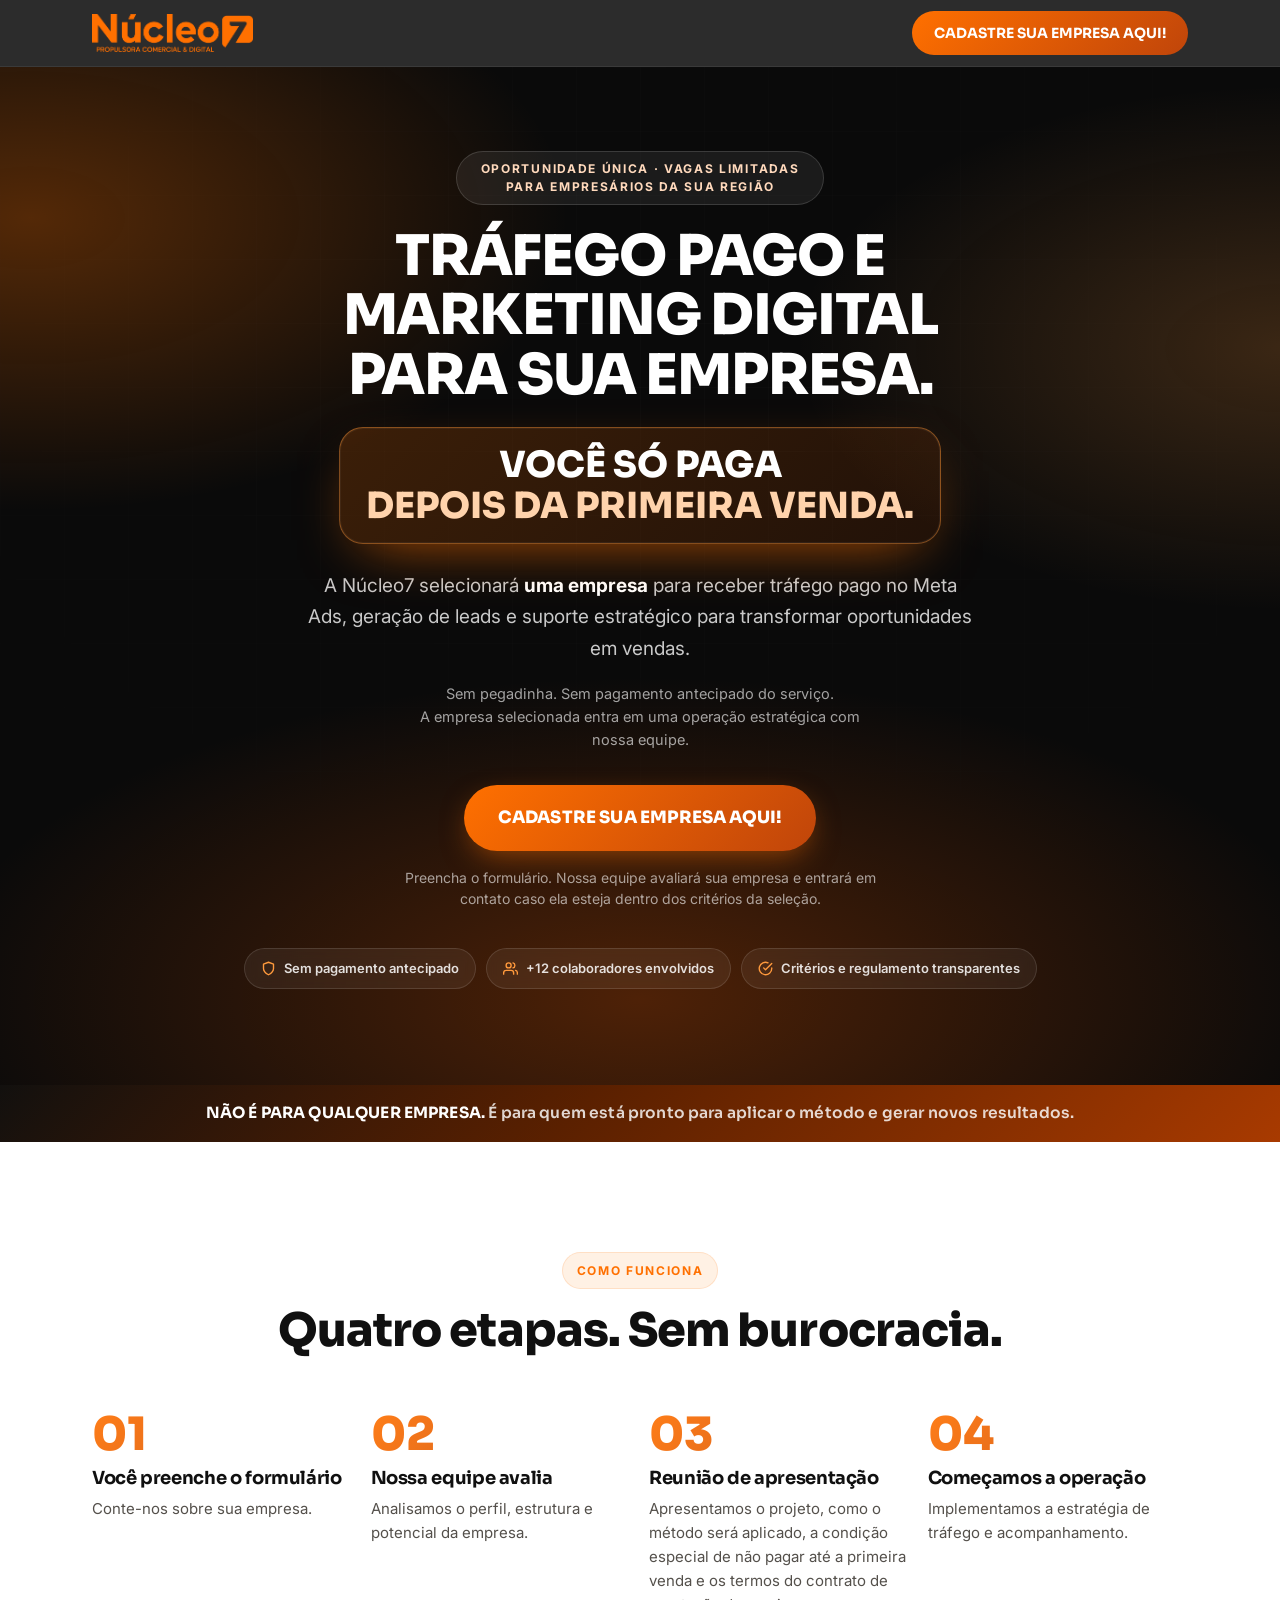
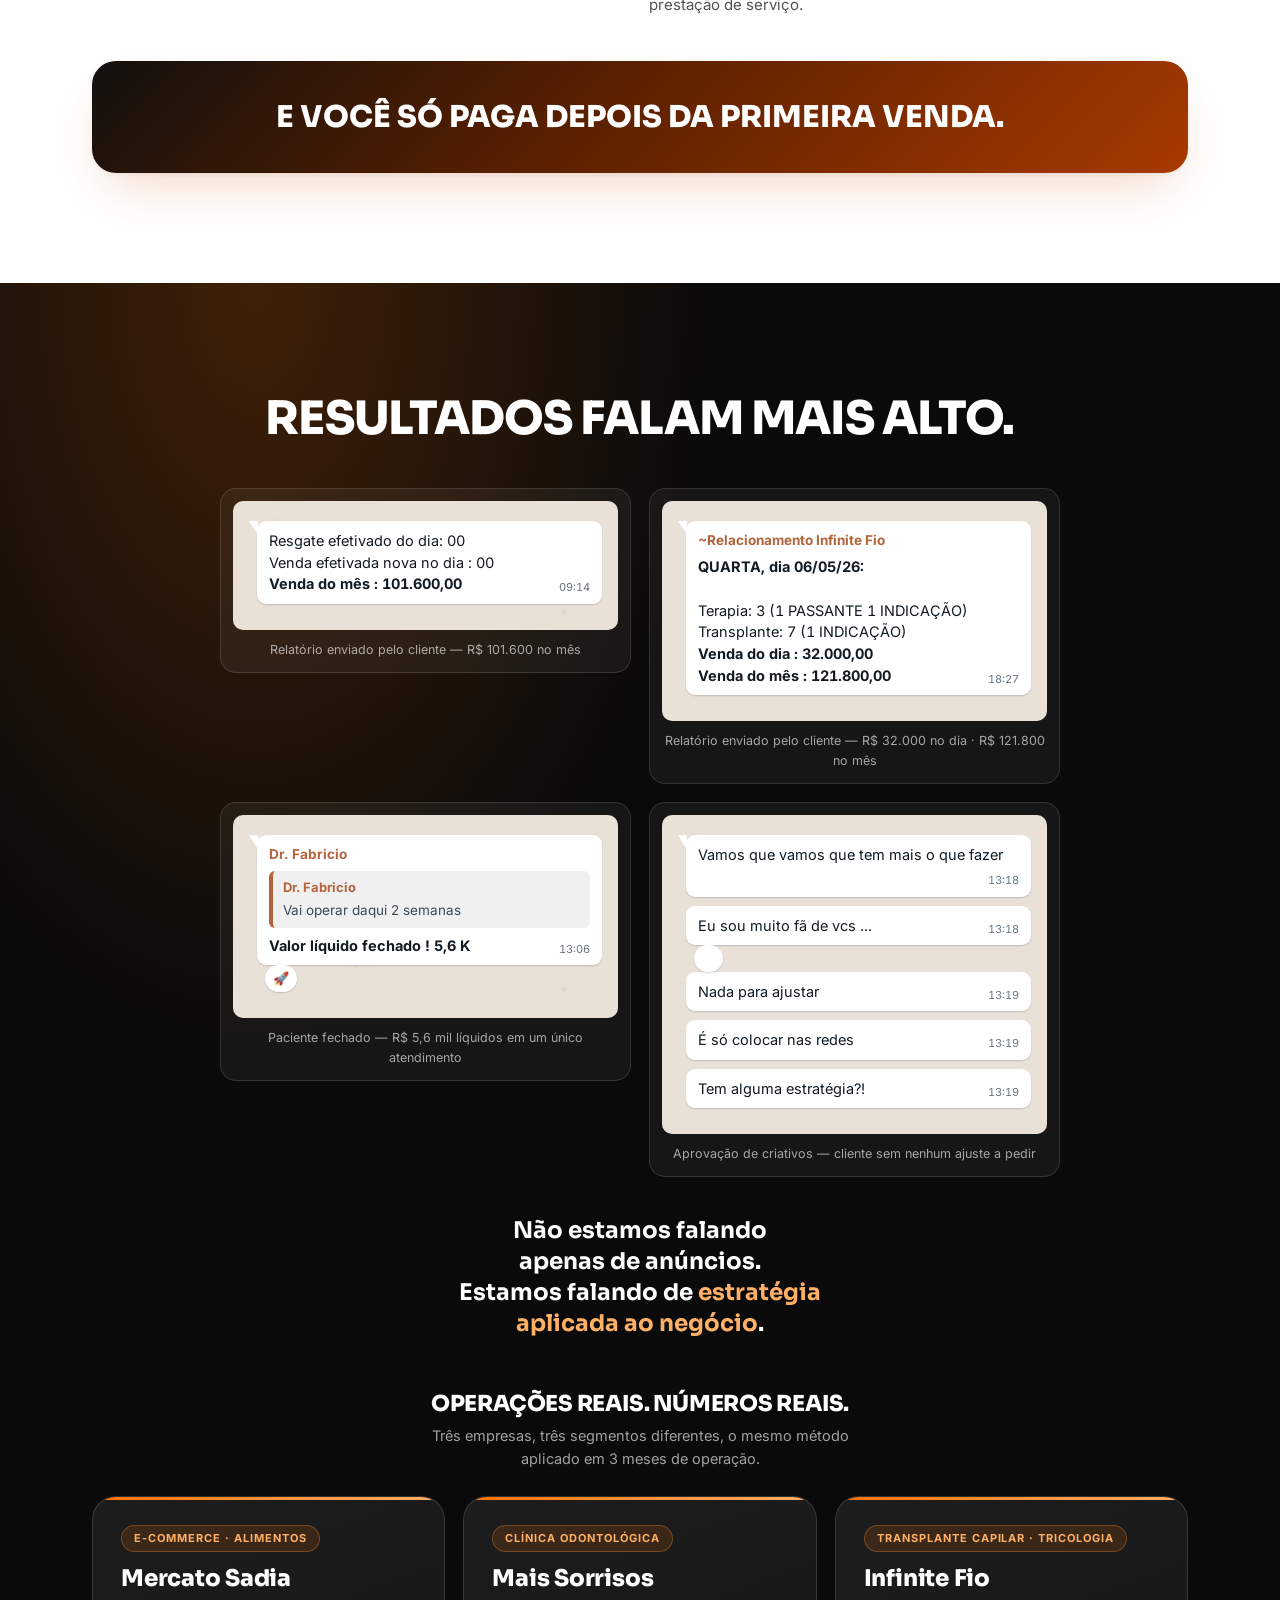
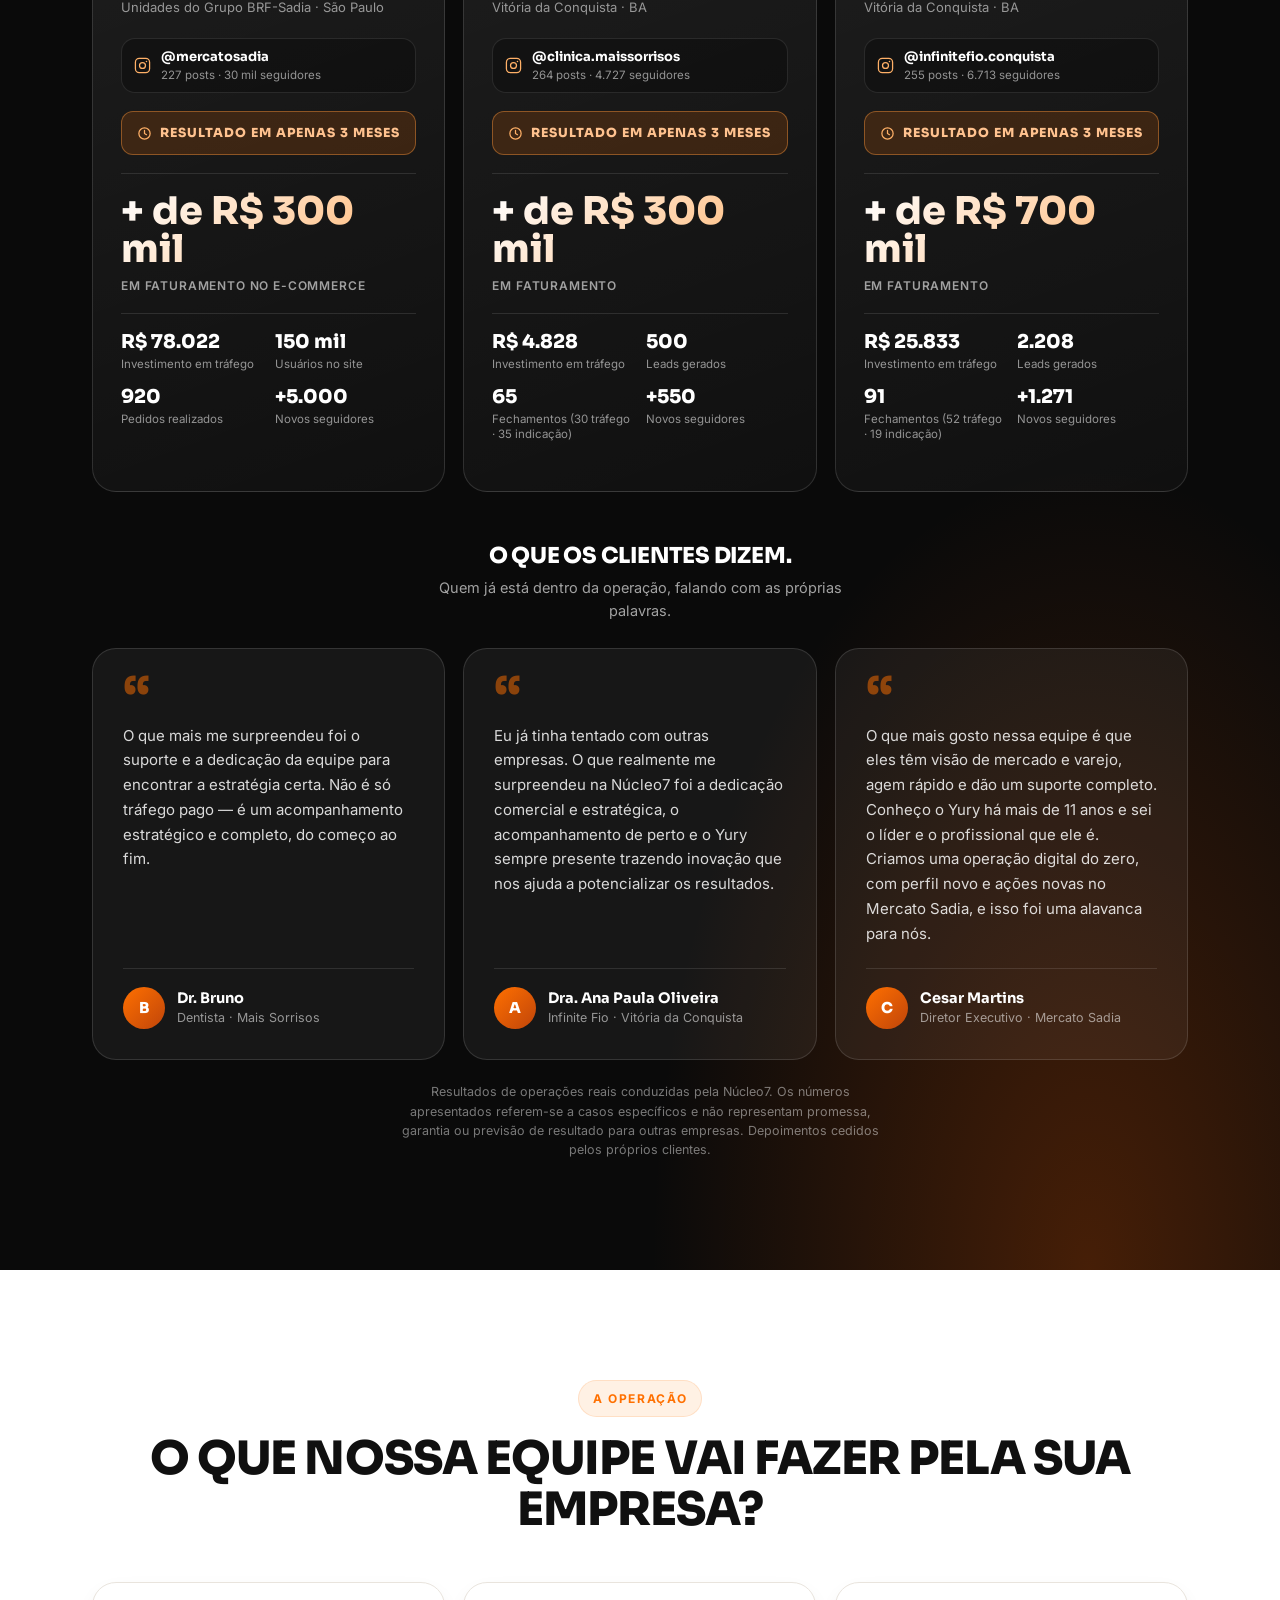
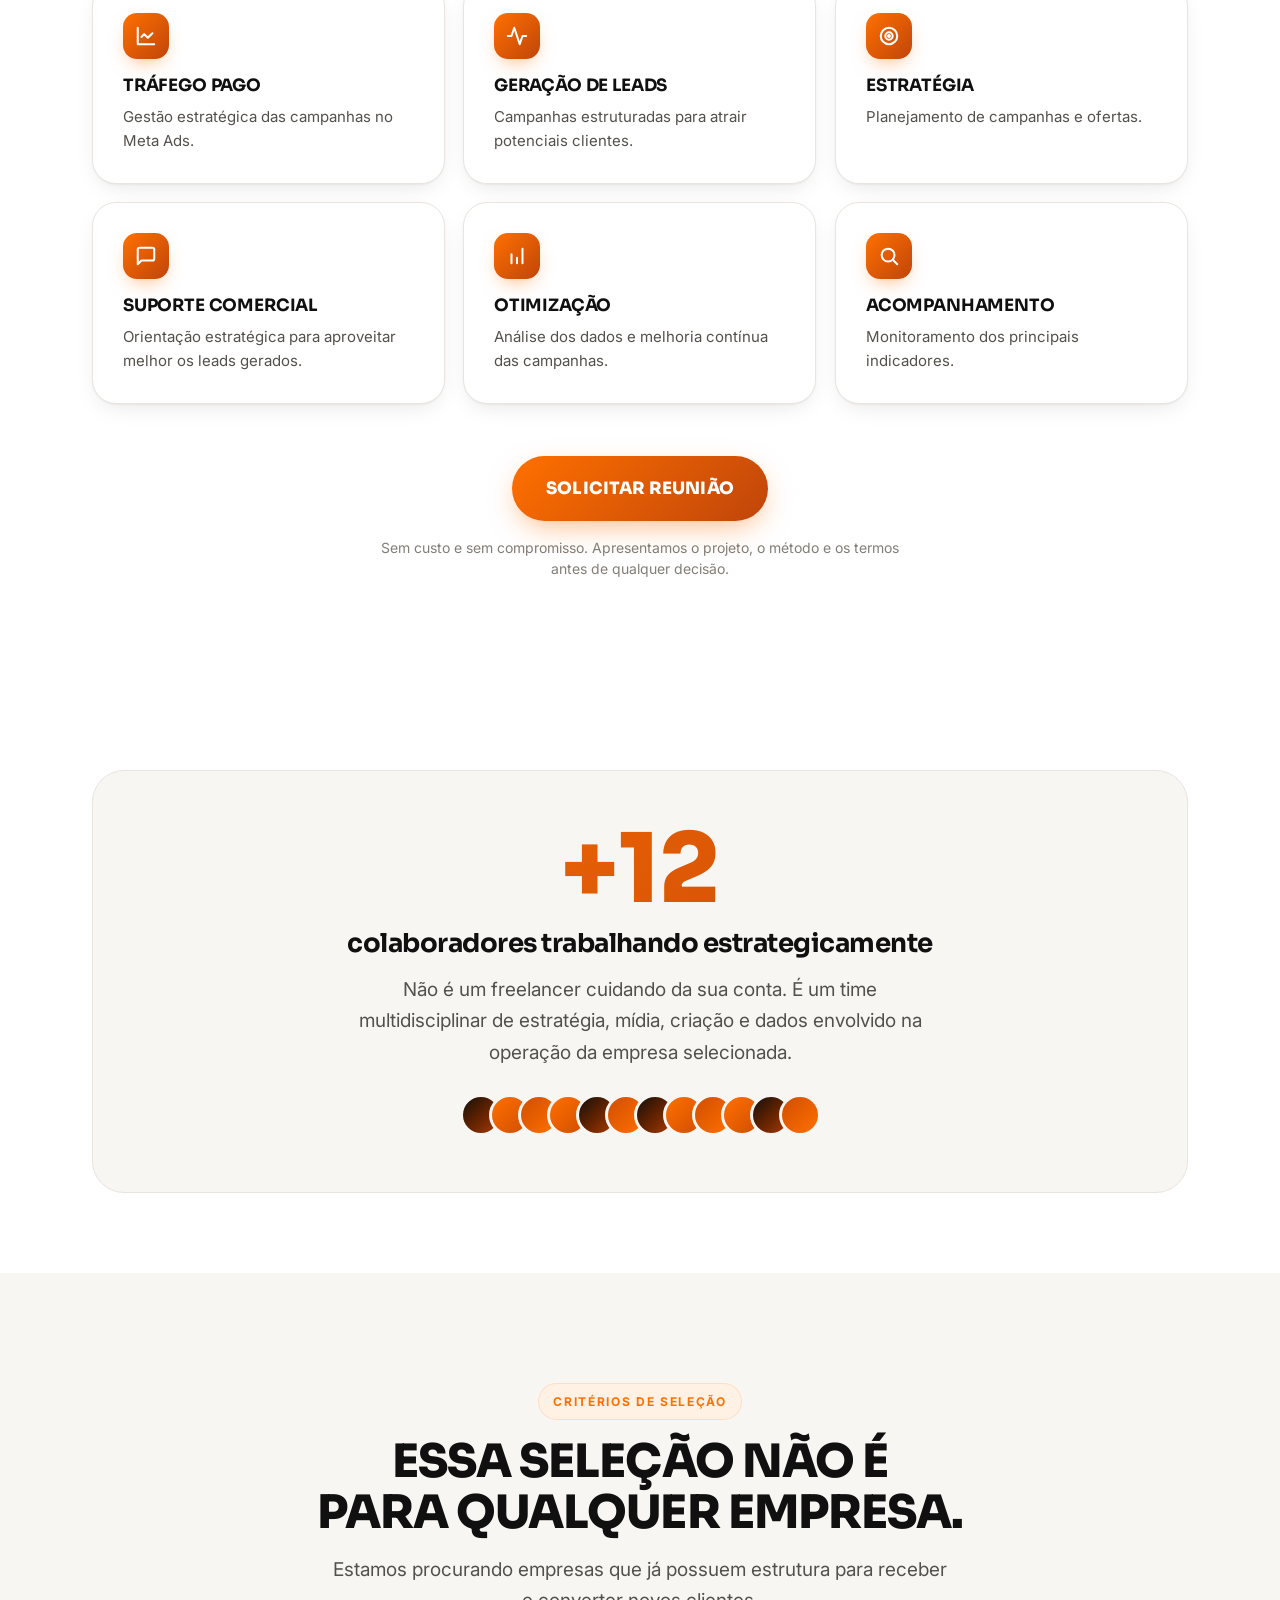
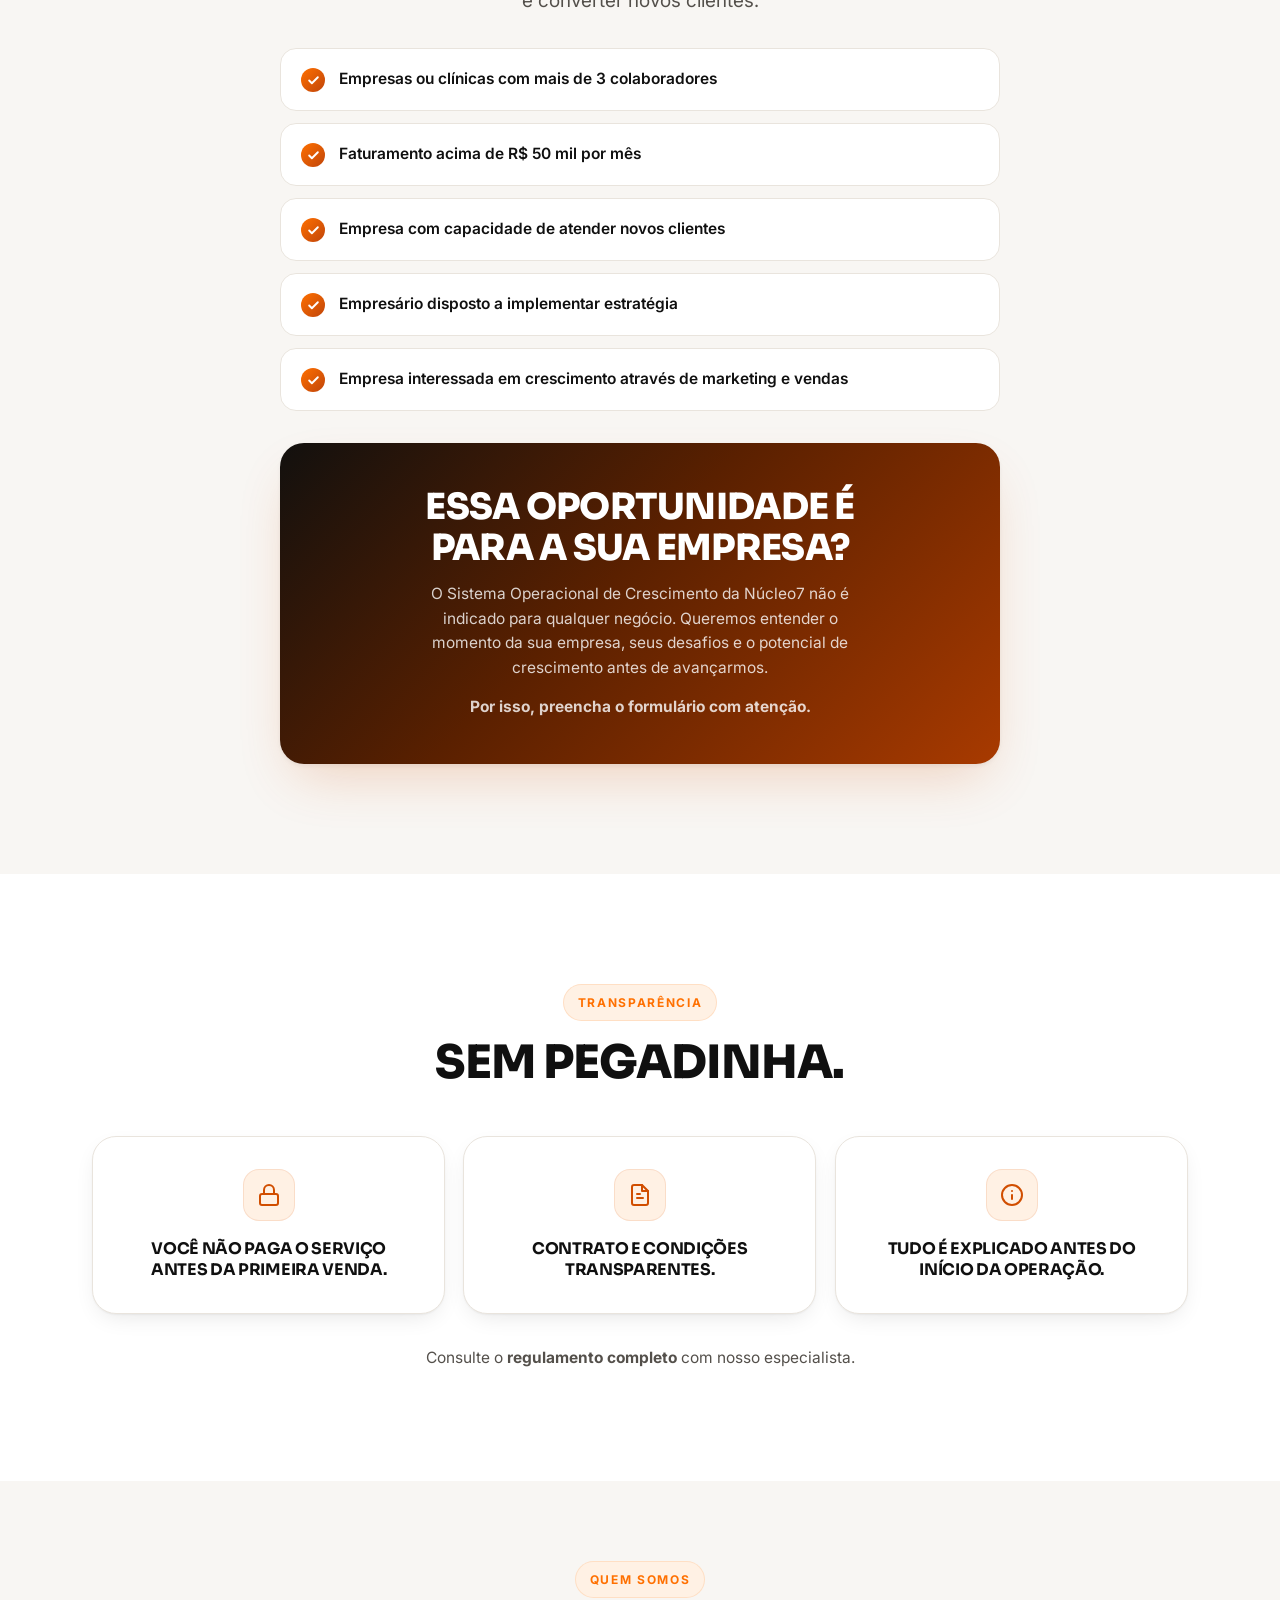
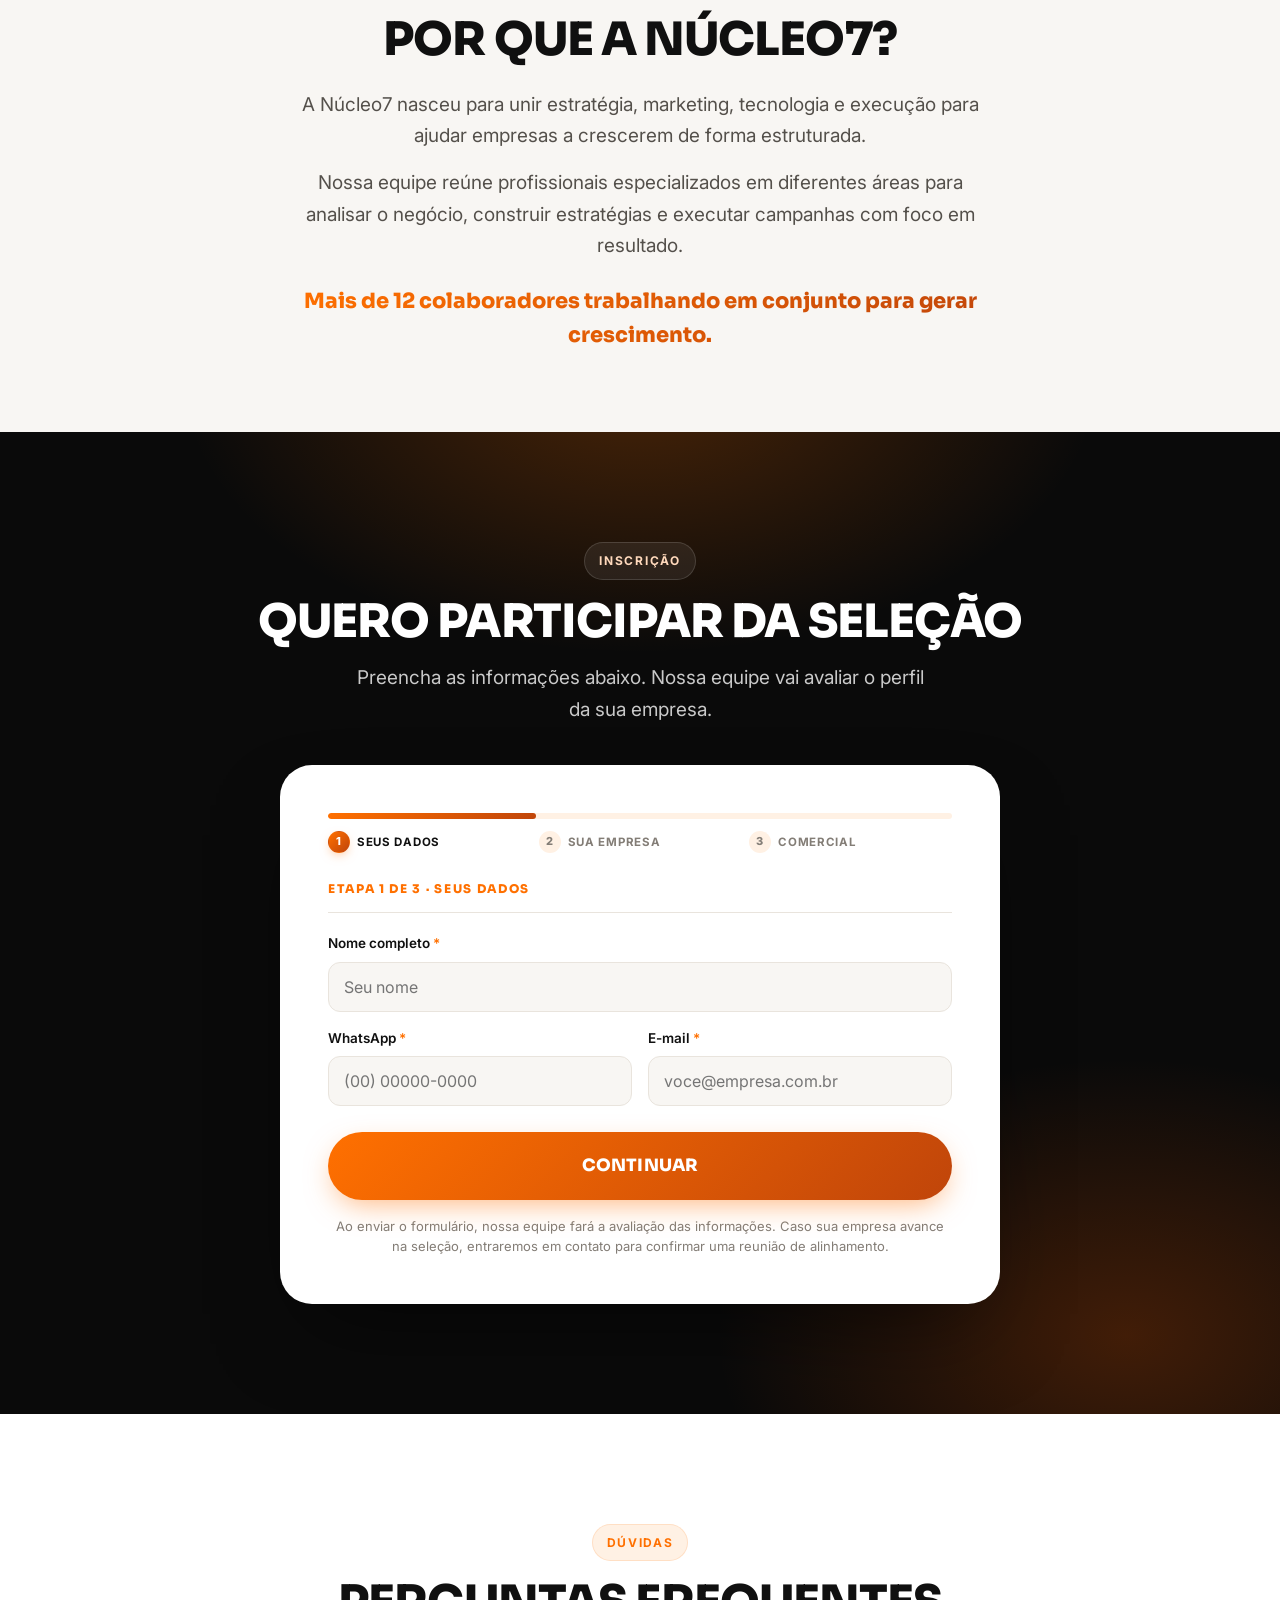
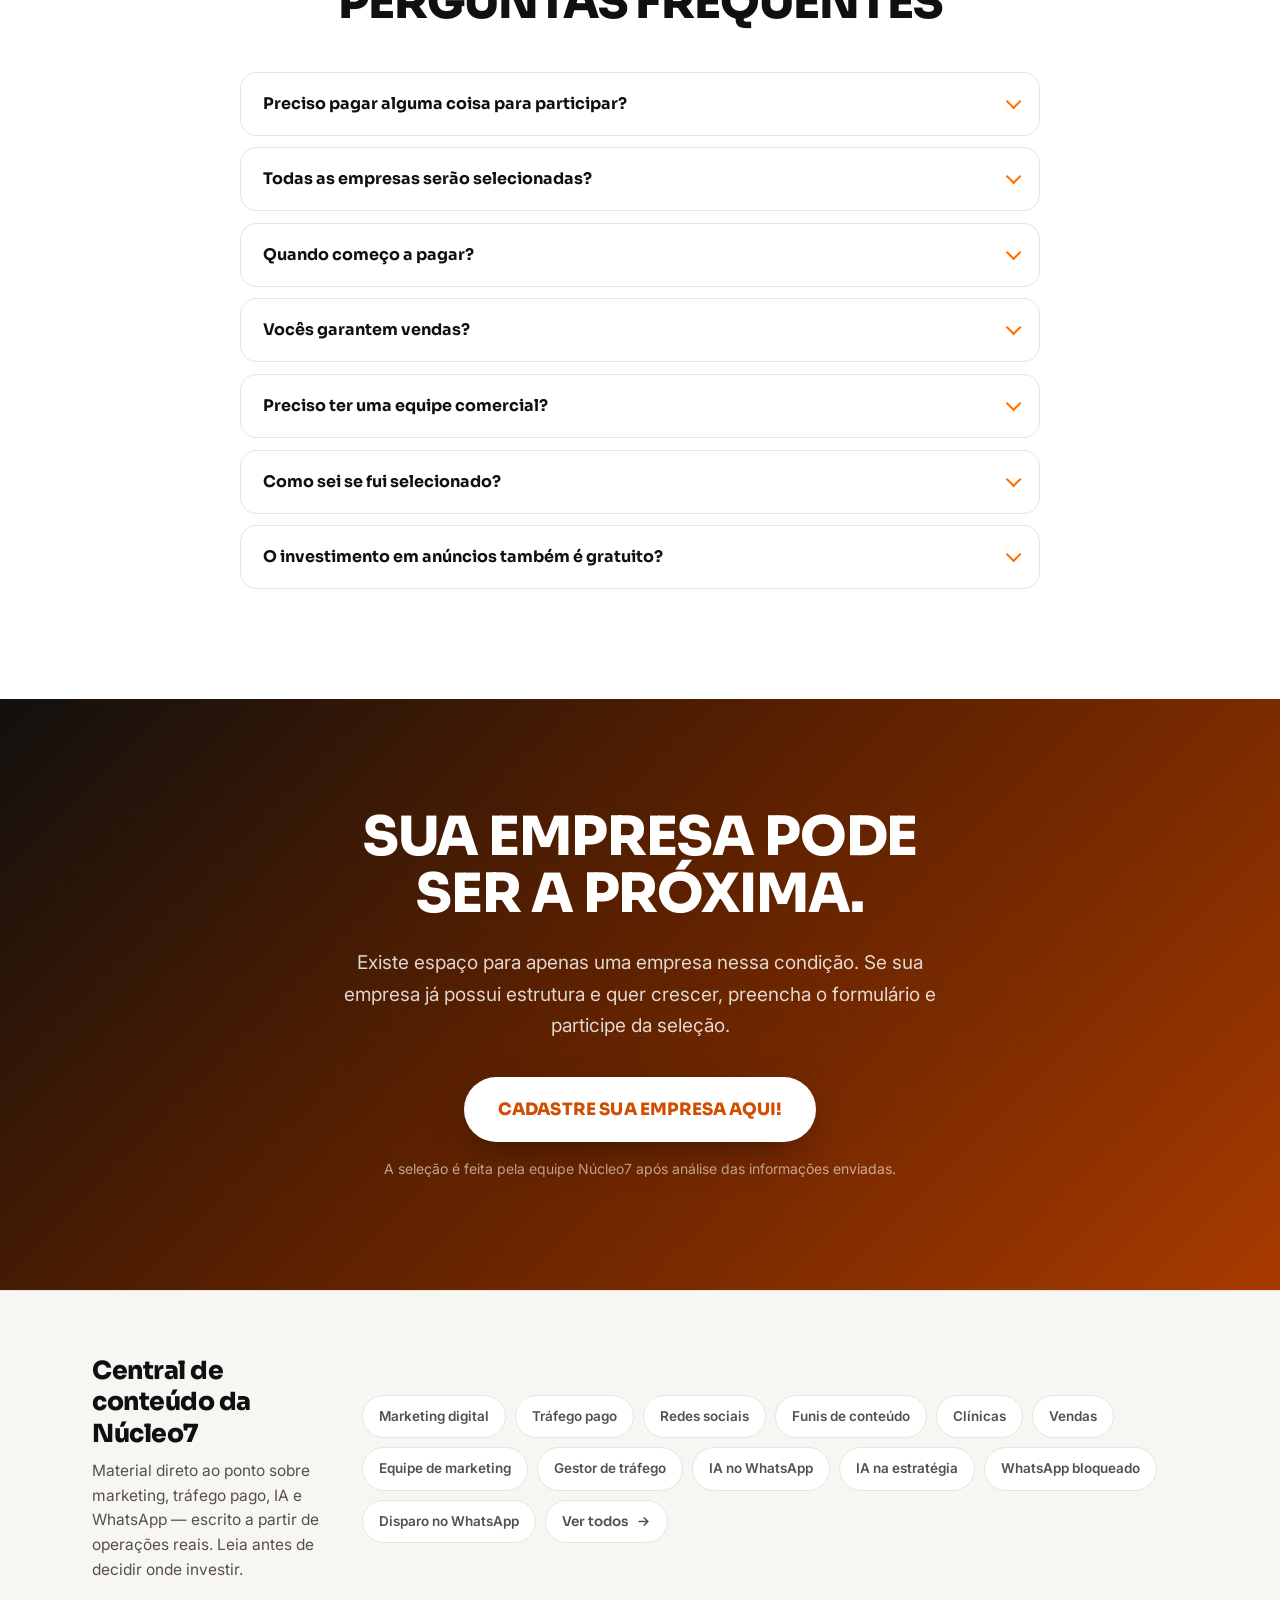
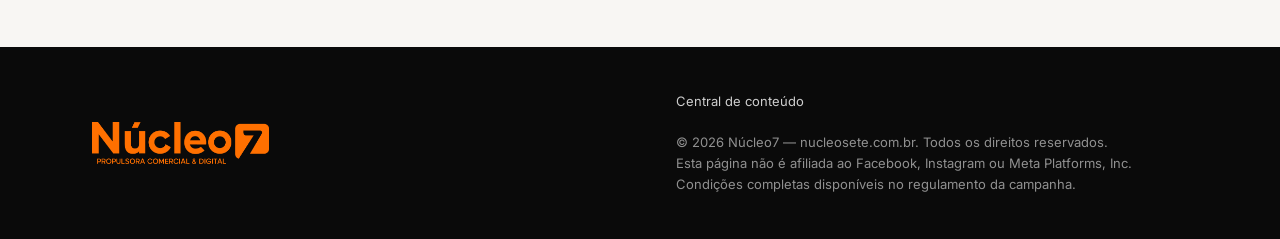
<file: index.html>
<!DOCTYPE html>
<html lang="pt-BR">
<head>
<meta charset="UTF-8">
<meta name="viewport" content="width=device-width, initial-scale=1, viewport-fit=cover">
<meta name="theme-color" content="#0A0A0A">

<!-- Verificação de domínio Meta — Agência B7 / nucleosete.com.br -->
<meta name="facebook-domain-verification" content="0egseyh3x0nnyvifl7hkaeydjd7gkp" />

<title>Núcleo7 — Tráfego pago e marketing digital para sua empresa. Você só paga depois da primeira venda.</title>
<meta name="description" content="A Núcleo7 vai selecionar uma empresa para receber tráfego pago, marketing digital, geração de leads e suporte estratégico. Você só paga depois da primeira venda. Candidate sua empresa.">
<meta name="robots" content="index, follow">
<link rel="canonical" href="https://nucleosete.com.br/">

<!-- Open Graph -->
<meta property="og:type" content="website">
<meta property="og:locale" content="pt_BR">
<meta property="og:site_name" content="Núcleo7">
<meta property="og:title" content="Tráfego pago e marketing digital para sua empresa. Você só paga depois da primeira venda.">
<meta property="og:description" content="Uma empresa será selecionada para receber uma operação estratégica de tráfego pago, marketing digital e suporte comercial da Núcleo7.">
<meta property="og:url" content="https://nucleosete.com.br/">
<meta property="og:image" content="https://trafegoemarketing.nucleosete.com.br/assets/og-image.png">
<meta property="og:image:width" content="1200">
<meta property="og:image:height" content="630">
<meta name="twitter:card" content="summary_large_image">
<meta name="twitter:image" content="https://trafegoemarketing.nucleosete.com.br/assets/og-image.png">

<link rel="icon" href="favicon.ico" sizes="any">
<link rel="icon" type="image/png" sizes="32x32" href="assets/favicon-32.png">
<link rel="apple-touch-icon" href="assets/apple-touch-icon.png">

<!-- Handshake (DNS + TCP + TLS) adiantado para as origens que o tracking.js
     vai chamar assim que a pagina carregar. No 4G isso custa 200-300ms por
     origem se so comecar na hora do pedido. -->
<link rel="preconnect" href="https://tlhdqizuvjvqtbsflmmr.supabase.co" crossorigin>
<link rel="preconnect" href="https://www.googletagmanager.com">
<link rel="preconnect" href="https://connect.facebook.net">

<link rel="preconnect" href="https://fonts.googleapis.com">
<link rel="preconnect" href="https://fonts.gstatic.com" crossorigin>
<link rel="preload" as="style" href="https://fonts.googleapis.com/css2?family=Sora:wght@700;800&family=Inter:wght@400;600;700&display=swap"
      onload="this.onload=null;this.rel='stylesheet'">
<noscript><link rel="stylesheet" href="https://fonts.googleapis.com/css2?family=Sora:wght@700;800&family=Inter:wght@400;600;700&display=swap"></noscript>

<style>
/* ============================================================
   NÚCLEO7 — DESIGN SYSTEM
   ============================================================ */
:root{
  /* ---- CORES DA MARCA ---- */
  --laranja:#FF7000;          /* laranja oficial da logo */
  --laranja-escuro:#D14E00;
  --laranja-claro:#FF9A3D;
  --preto:#0A0A0A;
  --branco:#FFFFFF;

  --tinta:#101010;          /* texto principal */
  --tinta-2:#54504B;        /* texto secundário */
  --tinta-3:#837D76;        /* texto terciário */
  --linha:#E9E4DD;
  --superficie:#FFFFFF;
  --superficie-2:#F8F6F3;
  --superficie-3:#FFF1E4;

  --escuro:#0A0A0A;
  --escuro-2:#161310;

  /* blocos grandes com texto branco: escuro queimado, contraste AA */
  --grad: linear-gradient(135deg, #12100E 0%, #5A2000 45%, #A83A00 100%);
  /* botões e elementos pequenos: laranja vivo da marca */
  --grad-cta: linear-gradient(135deg, #FF7000 0%, #C0450A 100%);

  --r-sm:10px; --r:16px; --r-lg:24px; --r-xl:32px;
  --sombra: 0 1px 2px rgba(10,10,10,.05), 0 8px 24px -8px rgba(10,10,10,.12);
  --sombra-lg: 0 2px 4px rgba(10,10,10,.05), 0 24px 56px -16px rgba(209,78,0,.24);

  --max:1160px;
  --pad:clamp(20px, 5vw, 32px);
}

*,*::before,*::after{box-sizing:border-box}
html{-webkit-text-size-adjust:100%; scroll-behavior:smooth}
body{
  margin:0; background:var(--superficie); color:var(--tinta);
  font-family:'Inter',system-ui,-apple-system,'Segoe UI',sans-serif;
  font-size:16px; line-height:1.6; -webkit-font-smoothing:antialiased;
  overflow-x:hidden;
}
img{max-width:100%; display:block; height:auto}
h1,h2,h3,h4{font-family:'Sora',system-ui,sans-serif; margin:0; line-height:1.1; letter-spacing:-.02em; font-weight:800}
p{margin:0}
a{color:inherit}
button{font:inherit; cursor:pointer}

.wrap{max-width:var(--max); margin-inline:auto; padding-inline:var(--pad)}
.sec{padding:clamp(64px,9vw,110px) 0}
.sec--tight{padding:clamp(48px,7vw,80px) 0}
.center{text-align:center}

/* ---------- Tipografia utilitária ---------- */
.eyebrow{
  display:inline-flex; align-items:center; gap:8px;
  font-size:12px; font-weight:700; letter-spacing:.14em; text-transform:uppercase;
  color:var(--laranja); background:var(--superficie-3);
  padding:8px 14px; border-radius:100px; border:1px solid rgba(255,112,0,.14);
}
.eyebrow--claro{color:#FFD9BC; background:rgba(255,255,255,.07); border-color:rgba(255,255,255,.14)}
.hero .eyebrow{max-width:min(100%,46ch); text-align:center; line-height:1.5; text-wrap:balance}
@media(max-width:560px){ .hero .eyebrow{font-size:11px; letter-spacing:.10em; padding:10px 16px} }

/* No celular o hero terminava a 754px do topo — o botao nascia abaixo da
   dobra e so aparecia depois de rolar. Quem chega por anuncio decide nos
   primeiros segundos, entao o CTA precisa estar visivel sem rolagem.
   Aqui o bloco e comprimido ate o botao caber na primeira tela.
   A .hero__nota sai porque repete o que o texto abaixo do botao ja diz
   ("sem pagamento antecipado"); no desktop, onde sobra espaco, ela fica. */
@media(max-width:560px){
  .hero{ padding:26px 0 40px }
  .hero h1{ margin-top:14px; font-size:clamp(26px,7.2vw,32px); line-height:1.08 }
  .hero__promessa{ margin-top:14px; padding:12px 18px; font-size:clamp(19px,5.4vw,24px) }
  .hero .lead{ margin-top:16px; font-size:14.5px; line-height:1.5 }
  .hero__nota{ display:none }
  .hero .cta-bloco{ margin-top:20px }
  .hero .btn-nota{ margin-top:12px; font-size:12.5px; line-height:1.45 }
  .hero-selos{ margin-top:22px }
}
.h2{font-size:clamp(28px,4.4vw,46px)}
.h3{font-size:clamp(20px,2.6vw,26px); font-weight:700}
.lead{font-size:clamp(16px,1.9vw,19px); color:var(--tinta-2); line-height:1.65}
.lead--claro{color:rgba(255,255,255,.78)}
.mt-8{margin-top:8px}.mt-16{margin-top:16px}.mt-24{margin-top:24px}.mt-32{margin-top:32px}.mt-48{margin-top:48px}
.grad-txt{background:var(--grad-cta); -webkit-background-clip:text; background-clip:text; color:transparent}

/* ---------- Botões ---------- */
.btn{
  display:inline-flex; align-items:center; justify-content:center; gap:10px;
  font-family:'Sora',sans-serif; font-weight:800; font-size:clamp(15px,1.7vw,17px);
  letter-spacing:.01em; text-decoration:none; text-align:center;
  padding:19px 34px; border-radius:100px; border:0;
  background:var(--grad-cta); color:#fff;
  box-shadow:0 10px 30px -8px rgba(255,112,0,.55);
  transition:transform .18s ease, box-shadow .18s ease, filter .18s ease;
  position:relative; overflow:hidden; width:100%; max-width:420px;
}
.btn::after{
  content:''; position:absolute; inset:0;
  background:linear-gradient(110deg,transparent 20%,rgba(255,255,255,.28) 50%,transparent 80%);
  transform:translateX(-120%); animation:brilho 4.5s ease-in-out infinite;
}
@keyframes brilho{0%,72%{transform:translateX(-120%)}92%,100%{transform:translateX(120%)}}
.btn:hover{transform:translateY(-2px); box-shadow:0 16px 40px -10px rgba(255,112,0,.65); filter:saturate(1.08)}
.btn:active{transform:translateY(0)}
.btn--ghost{
  background:transparent; color:var(--laranja-escuro); border:1.5px solid var(--linha);
  box-shadow:none; padding:16px 28px; font-size:15px;
}
.btn--ghost::after{display:none}
.btn--ghost:hover{border-color:var(--laranja); color:var(--laranja); box-shadow:none}
.btn-nota{font-size:14px; color:var(--tinta-3); max-width:520px; margin-top:16px; line-height:1.55}
.btn-nota--claro{color:rgba(255,255,255,.6)}
.cta-bloco{display:flex; flex-direction:column; align-items:center}

@media(min-width:560px){ .btn{width:auto} }

/* ---------- Header ---------- */
.top{
  position:sticky; top:0; z-index:60;
  background:rgba(10,10,10,.86); backdrop-filter:blur(14px);
  border-bottom:1px solid rgba(255,255,255,.07);
  transition:background .3s ease;
}
.top__in{display:flex; align-items:center; justify-content:space-between; height:66px}
.logo{display:flex; align-items:center; text-decoration:none}
.logo img{height:34px; width:auto}
@media(min-width:768px){ .logo img{height:38px} }
.top__cta{
  display:none; font-family:'Sora'; font-weight:700; font-size:14px; text-decoration:none;
  color:#fff; background:var(--grad-cta); padding:11px 22px; border-radius:100px;
  transition:transform .18s ease;
}
.top__cta:hover{transform:translateY(-1px)}
@media(min-width:768px){ .top__cta{display:inline-flex} }

/* ---------- HERO ---------- */
.hero{
  position:relative; background:var(--escuro); color:#fff; overflow:hidden;
  padding:clamp(48px,7vw,84px) 0 clamp(56px,8vw,96px);
}
.hero::before{
  content:''; position:absolute; inset:-30% -20%;
  background:
    radial-gradient(50% 30% at 16% 28%, rgba(255,112,0,.30) 0%, transparent 60%),
    radial-gradient(44% 26% at 86% 36%, rgba(255,154,61,.20) 0%, transparent 62%),
    radial-gradient(60% 30% at 50% 76%, rgba(209,78,0,.34) 0%, transparent 66%);
  pointer-events:none;
}
.hero::after{
  content:''; position:absolute; inset:0; pointer-events:none; opacity:.35;
  background-image:linear-gradient(rgba(255,255,255,.045) 1px,transparent 1px),
                   linear-gradient(90deg,rgba(255,255,255,.045) 1px,transparent 1px);
  background-size:64px 64px;
  mask-image:radial-gradient(70% 60% at 50% 30%,#000 0%,transparent 100%);
  -webkit-mask-image:radial-gradient(70% 60% at 50% 30%,#000 0%,transparent 100%);
}
.hero__in{position:relative; z-index:2; display:flex; flex-direction:column; align-items:center; text-align:center}
.hero h1{
  font-size:clamp(30px,5.6vw,56px); margin-top:22px; max-width:19ch; line-height:1.06;
  text-wrap:balance;
}
.hero__promessa{
  margin-top:22px; display:inline-block; position:relative;
  font-family:'Sora'; font-weight:800; line-height:1.15;
  font-size:clamp(21px,3.9vw,36px);
  padding:16px 26px; border-radius:var(--r-lg);
  background:linear-gradient(135deg, rgba(255,112,0,.20), rgba(209,78,0,.12));
  border:1px solid rgba(255,154,61,.42);
  box-shadow:0 0 0 1px rgba(255,255,255,.05) inset, 0 20px 60px -24px rgba(255,112,0,.75);
  color:#fff; text-wrap:balance;
}
.hero__promessa em{font-style:normal; color:#FFD3AC}
.hero .lead{max-width:56ch; margin-top:26px}
.hero__nota{
  margin-top:18px; font-size:14.5px; color:rgba(255,255,255,.62); max-width:52ch; line-height:1.6;
}
.hero .cta-bloco{margin-top:34px; width:100%}
.hero-selos{
  margin-top:38px; display:flex; flex-wrap:wrap; gap:10px; justify-content:center;
}
.selo{
  display:inline-flex; align-items:center; gap:8px;
  font-size:13px; font-weight:600; color:rgba(255,255,255,.86);
  background:rgba(255,255,255,.06); border:1px solid rgba(255,255,255,.12);
  padding:9px 16px; border-radius:100px; backdrop-filter:blur(6px);
}
.selo svg{width:15px;height:15px;flex:none;color:#FF9A3D}

/* ---------- Faixa de vagas ---------- */
.faixa{
  background:var(--grad); color:#fff; text-align:center; padding:16px var(--pad);
  font-family:'Sora'; font-weight:700; font-size:clamp(13px,2.1vw,15.5px); letter-spacing:.01em;
}
.faixa span{opacity:.82; font-weight:600}

/* ---------- Cards genéricos ---------- */
.grid{display:grid; gap:18px}
@media(min-width:640px){.grid--2{grid-template-columns:repeat(2,1fr)}}
@media(min-width:640px){.grid--3{grid-template-columns:repeat(2,1fr)}}
@media(min-width:980px){.grid--3{grid-template-columns:repeat(3,1fr)}}
@media(min-width:640px){.grid--4{grid-template-columns:repeat(2,1fr)}}
@media(min-width:1040px){.grid--4{grid-template-columns:repeat(4,1fr)}}

.card{
  background:var(--superficie); border:1px solid var(--linha); border-radius:var(--r-lg);
  padding:clamp(22px,3vw,30px); box-shadow:var(--sombra);
  transition:transform .22s ease, box-shadow .22s ease, border-color .22s ease;
}
.card:hover{transform:translateY(-3px); box-shadow:var(--sombra-lg); border-color:rgba(255,112,0,.25)}
.card__icone{
  width:46px; height:46px; border-radius:14px; display:grid; place-items:center;
  background:var(--grad-cta); color:#fff; margin-bottom:18px;
  box-shadow:0 8px 20px -8px rgba(255,112,0,.6);
}
.card__icone svg{width:22px;height:22px}
.card h3{font-size:17px; font-weight:700; letter-spacing:-.01em}
.card p{margin-top:9px; font-size:15px; color:var(--tinta-2); line-height:1.6}

/* ---------- Como funciona ---------- */
.passo{position:relative; padding-top:8px}
.passo__num{
  font-family:'Sora'; font-weight:800; font-size:46px; line-height:1;
  background:var(--grad-cta); -webkit-background-clip:text; background-clip:text; color:transparent;
  opacity:.9;
}
.passo h3{margin-top:12px; font-size:18px; font-weight:700}
.passo p{margin-top:8px; font-size:15px; color:var(--tinta-2)}
.destaque-linha{
  margin-top:44px; text-align:center;
  background:var(--grad); color:#fff; border-radius:var(--r-lg);
  padding:clamp(26px,4vw,38px);
  font-family:'Sora'; font-weight:800; font-size:clamp(19px,3.2vw,30px); line-height:1.2;
  box-shadow:var(--sombra-lg); text-wrap:balance;
}

/* ---------- Prova social ---------- */
.prova{background:var(--escuro); color:#fff; position:relative; overflow:hidden}
.prova::before{
  content:''; position:absolute; inset:0;
  background:radial-gradient(60% 50% at 20% 0%, rgba(255,112,0,.22), transparent 60%),
             radial-gradient(55% 50% at 85% 100%, rgba(209,78,0,.30), transparent 62%);
}
.prova .wrap{position:relative; z-index:2}
.numeros{display:grid; gap:16px; margin-top:44px}
@media(min-width:720px){.numeros{grid-template-columns:repeat(3,1fr)}}
.num{
  background:rgba(255,255,255,.055); border:1px solid rgba(255,255,255,.13);
  border-radius:var(--r-lg); padding:clamp(24px,3.4vw,32px); text-align:center;
  backdrop-filter:blur(8px);
}
.num__v{
  font-family:'Sora'; font-weight:800; font-size:clamp(30px,5.2vw,44px); line-height:1;
  background:linear-gradient(135deg,#fff 0%,#FFB067 100%);
  -webkit-background-clip:text; background-clip:text; color:transparent;
}
.num__l{margin-top:10px; font-size:14px; color:rgba(255,255,255,.72); font-weight:600}
.prints{display:grid; gap:18px; margin-top:44px}
@media(min-width:760px){.prints{grid-template-columns:repeat(2,1fr); max-width:840px; margin-inline:auto}}
.print{
  background:rgba(255,255,255,.05); border:1px solid rgba(255,255,255,.12);
  border-radius:var(--r); padding:12px; overflow:hidden;
  display:flex; flex-direction:column;
}
.print img{border-radius:10px; width:100%}
.prints{align-items:start}

/* ---------- Conversas de WhatsApp recriadas ---------- */
.zap{
  border-radius:10px; padding:20px 16px 26px;
  background:#E9E1D8;
  background-image:
    radial-gradient(circle at 11% 16%, rgba(0,0,0,.05) 0 2px, transparent 3px),
    radial-gradient(circle at 66% 40%, rgba(0,0,0,.045) 0 2px, transparent 3px),
    radial-gradient(circle at 32% 74%, rgba(0,0,0,.05) 0 2px, transparent 3px),
    radial-gradient(circle at 86% 86%, rgba(0,0,0,.045) 0 2px, transparent 3px);
}
.zap__b{
  position:relative; background:#fff; border-radius:9px; padding:9px 12px 8px;
  box-shadow:0 1px 1.5px rgba(0,0,0,.16); margin-left:8px;
  font-family:'Inter',system-ui,sans-serif; color:#111B21;
  font-size:14.5px; line-height:1.5; text-align:left;
}
.zap__b + .zap__b{margin-top:9px}
.zap__b:first-of-type::after{
  content:''; position:absolute; top:0; left:-8px; width:9px; height:14px;
  background:#fff; clip-path:polygon(100% 0,100% 100%,0 0);
}
.zap__de{font-weight:700; font-size:13.5px; color:#B4643C; margin-bottom:6px}
.zap__t{margin:0; white-space:pre-line; font-variant-numeric:tabular-nums; overflow:hidden}
.zap__t b{font-weight:700}
.zap__h{float:right; margin:6px 0 0 12px; font-size:11px; color:#667781; white-space:nowrap}
.zap__q{
  background:#F0F0F0; border-left:4px solid #B4643C; border-radius:6px;
  padding:7px 10px; margin-bottom:7px;
}
.zap__q b{display:block; color:#B4643C; font-size:13px; margin-bottom:2px}
.zap__q span{font-size:13.5px; color:#3B4A54}
.zap__re{
  display:inline-block; margin:-8px 0 0 16px; position:relative; z-index:2;
  background:#fff; border-radius:999px; padding:3px 8px; font-size:13px;
  box-shadow:0 1px 1.5px rgba(0,0,0,.16);
}
.print__ph{
  aspect-ratio:9/13; border-radius:10px; display:grid; place-items:center; text-align:center;
  background:repeating-linear-gradient(45deg,rgba(255,255,255,.045) 0 12px,rgba(255,255,255,.02) 12px 24px);
  border:1px dashed rgba(255,255,255,.2); color:rgba(255,255,255,.5); font-size:13px; padding:20px;
}
.print__cap{margin-top:10px; font-size:12.5px; color:rgba(255,255,255,.62); text-align:center}

/* ---------- Cases recriados no design da página ---------- */
.cases{display:grid; gap:18px; margin-top:26px}
@media(min-width:900px){.cases{grid-template-columns:repeat(3,1fr)}}
.case{
  position:relative; display:flex; flex-direction:column;
  background:linear-gradient(160deg,rgba(255,255,255,.078) 0%,rgba(255,255,255,.028) 100%);
  border:1px solid rgba(255,255,255,.13); border-radius:var(--r-lg);
  padding:clamp(22px,3vw,28px); overflow:hidden;
}
.case::before{
  content:''; position:absolute; inset:0 0 auto 0; height:3px;
  background:linear-gradient(90deg,#FF7000,#FFB067);
}
.case__tag{
  display:inline-block; align-self:flex-start; font-size:11px; font-weight:700;
  letter-spacing:.09em; text-transform:uppercase; color:#FFB067;
  background:rgba(255,112,0,.14); border:1px solid rgba(255,154,61,.3);
  border-radius:999px; padding:6px 12px; line-height:1.2;
}
.case__nome{
  font-family:'Sora'; font-weight:800; font-size:clamp(19px,2.6vw,23px);
  line-height:1.15; margin:14px 0 4px; letter-spacing:-.01em;
}
.case__local{font-size:13px; color:rgba(255,255,255,.55); margin:0 0 20px}
.case__fat{
  border-top:1px solid rgba(255,255,255,.11); border-bottom:1px solid rgba(255,255,255,.11);
  padding:18px 0; margin-bottom:18px;
}
.case__fat b{
  display:block; font-family:'Sora'; font-weight:800; line-height:1;
  font-size:clamp(30px,4.6vw,38px);
  background:linear-gradient(135deg,#fff 0%,#FFB067 100%);
  -webkit-background-clip:text; background-clip:text; color:transparent;
}
.case__fat span{display:block; margin-top:8px; font-size:12px; font-weight:600;
  letter-spacing:.07em; text-transform:uppercase; color:rgba(255,255,255,.6)}
.case__stats{display:grid; grid-template-columns:repeat(2,1fr); gap:14px 12px; margin:0 0 20px}
.case__stats div{min-width:0}
.case__stats b{display:block; font-family:'Sora'; font-weight:800; font-size:clamp(16px,2.2vw,19px); color:#fff; line-height:1.1}
.case__stats span{display:block; margin-top:4px; font-size:11.5px; color:rgba(255,255,255,.55); line-height:1.35}
.case__quote{
  margin:auto 0 0; font-size:14px; line-height:1.6; color:rgba(255,255,255,.78);
  font-style:italic; padding-left:14px; border-left:2px solid rgba(255,112,0,.65);
}
.case__periodo{
  display:flex; align-items:center; justify-content:center; gap:8px;
  margin:0 0 18px; padding:11px 14px; border-radius:12px;
  background:rgba(255,112,0,.16); border:1px solid rgba(255,154,61,.42);
  font-family:'Sora'; font-weight:800; font-size:12.5px; letter-spacing:.08em;
  text-transform:uppercase; color:#FFC28F; text-align:center;
}
.case__periodo svg{width:15px;height:15px;flex:none;stroke:#FFB067;stroke-width:2;fill:none;stroke-linecap:round;stroke-linejoin:round}
.case__ig{
  display:flex; align-items:center; gap:10px; margin:0 0 18px;
  background:rgba(0,0,0,.28); border:1px solid rgba(255,255,255,.1);
  border-radius:14px; padding:10px 12px;
}
.case__ig svg{width:17px;height:17px;flex:none;stroke:#FFB067;stroke-width:1.8;fill:none;stroke-linecap:round;stroke-linejoin:round}
.case__ig .ig__h{display:block; font-family:'Sora'; font-weight:700; font-size:13px; color:#fff; line-height:1.25;
  overflow:hidden; text-overflow:ellipsis; white-space:nowrap}
.case__ig .ig__s{display:block; font-size:11.5px; color:rgba(255,255,255,.55); margin-top:3px; line-height:1.25}
.case__ig > div{min-width:0}

/* ---------- Depoimentos ---------- */
.depos{display:grid; gap:18px; margin-top:26px}
@media(min-width:900px){.depos{grid-template-columns:repeat(3,1fr)}}
.depo{
  position:relative; display:flex; flex-direction:column;
  background:rgba(255,255,255,.055); border:1px solid rgba(255,255,255,.13);
  border-radius:var(--r-lg); padding:clamp(24px,3vw,30px);
}
.depo__aspas{
  font-family:'Sora'; font-weight:800; font-size:52px; line-height:.7;
  color:rgba(255,112,0,.5); margin-bottom:8px;
}
.depo__txt{margin:0 0 22px; font-size:15px; line-height:1.65; color:rgba(255,255,255,.84)}
.depo__pe{display:flex; align-items:center; gap:12px; margin-top:auto;
  border-top:1px solid rgba(255,255,255,.11); padding-top:18px}
.depo__av{
  flex:none; width:42px;height:42px;border-radius:50%; display:grid;place-items:center;
  background:var(--grad-cta); font-family:'Sora'; font-weight:800; font-size:15px; color:#fff;
}
.depo__pe b{display:block; font-family:'Sora'; font-size:14.5px; color:#fff; line-height:1.2}
.depo__pe span{display:block; font-size:12.5px; color:rgba(255,255,255,.55); margin-top:3px; line-height:1.3}
.prova__sub{
  margin:52px 0 0; text-align:center; font-family:'Sora'; font-weight:800;
  font-size:clamp(17px,2.4vw,22px); letter-spacing:-.01em; color:#fff;
}
.prova__sub + .prova__sub-p{margin:8px auto 0; text-align:center; max-width:52ch;
  font-size:14.5px; color:rgba(255,255,255,.62)}
.prova__frase{
  margin-top:38px; text-align:center; font-family:'Sora'; font-weight:700;
  font-size:clamp(17px,2.6vw,23px); line-height:1.35; color:#fff; max-width:26ch; margin-inline:auto;
  text-wrap:balance;
}
.disclaimer{
  margin-top:22px; text-align:center; font-size:12.5px; color:rgba(255,255,255,.45);
  max-width:62ch; margin-inline:auto; line-height:1.55;
}

/* ---------- Equipe ---------- */
.equipe{
  background:var(--superficie-2); border-radius:var(--r-xl); padding:clamp(30px,5vw,56px);
  border:1px solid var(--linha); text-align:center;
}
.equipe__n{
  font-family:'Sora'; font-weight:800; font-size:clamp(52px,11vw,96px); line-height:.9;
  background:var(--grad-cta); -webkit-background-clip:text; background-clip:text; color:transparent;
}
.avatares{display:flex; justify-content:center; margin-top:26px}
.avatares i{
  width:42px; height:42px; border-radius:50%; border:3px solid var(--superficie-2);
  margin-left:-13px; background:var(--grad); display:inline-block;
}
.avatares i:first-child{margin-left:0}
.avatares i:nth-child(2n){background:linear-gradient(135deg,var(--laranja),var(--laranja-escuro))}
.avatares i:nth-child(3n){background:linear-gradient(135deg,var(--laranja-escuro),var(--laranja))}

/* ---------- Critérios ---------- */
.criterios{list-style:none; padding:0; margin:32px 0 0; display:grid; gap:12px}
.criterios li{
  display:flex; align-items:flex-start; gap:14px;
  background:var(--superficie); border:1px solid var(--linha); border-radius:var(--r);
  padding:18px 20px; font-size:15.5px; font-weight:600; color:var(--tinta);
}
.check{
  flex:none; width:24px; height:24px; border-radius:50%; background:var(--grad-cta);
  display:grid; place-items:center; color:#fff; margin-top:1px;
}
.check svg{width:13px;height:13px}
.caixa-exclusiva{
  margin-top:32px; background:var(--grad); color:#fff; border-radius:var(--r-lg);
  padding:clamp(28px,4.4vw,44px); text-align:center; box-shadow:var(--sombra-lg);
}
.caixa-exclusiva h3{font-size:clamp(22px,4vw,36px); line-height:1.12}
.caixa-exclusiva p{margin-top:14px; color:rgba(255,255,255,.8); font-size:15.5px; max-width:44ch; margin-inline:auto}

/* ---------- Sem pegadinha ---------- */
.seguranca{background:var(--superficie-2)}
.seg-card{
  background:var(--superficie); border:1px solid var(--linha); border-radius:var(--r-lg);
  padding:clamp(24px,3.4vw,32px); text-align:center; box-shadow:var(--sombra);
}
.seg-card__i{
  width:52px;height:52px;border-radius:16px;margin:0 auto 18px; display:grid;place-items:center;
  background:var(--superficie-3); color:var(--laranja-escuro); border:1px solid rgba(209,78,0,.12);
}
.seg-card__i svg{width:24px;height:24px}
.seg-card h3{font-size:16px; font-weight:700; line-height:1.3}

/* ---------- FORMULÁRIO ---------- */
.form-sec{background:var(--escuro); color:#fff; position:relative; overflow:hidden; scroll-margin-top:70px}
.form-sec::before{
  content:''; position:absolute; inset:0;
  background:radial-gradient(58% 46% at 50% -6%, rgba(255,112,0,.26), transparent 62%),
             radial-gradient(50% 44% at 88% 92%, rgba(209,78,0,.28), transparent 64%);
}
.form-sec .wrap{position:relative; z-index:2}
.form-box{
  background:var(--superficie); color:var(--tinta); border-radius:var(--r-xl);
  padding:clamp(24px,4.4vw,48px); max-width:720px; margin:40px auto 0;
  box-shadow:0 40px 90px -30px rgba(0,0,0,.6);
}
.fs{border:0; padding:0; margin:0}
.fs[hidden]{display:none}
.fs__t{
  font-family:'Sora'; font-weight:800; font-size:12px; letter-spacing:.14em; text-transform:uppercase;
  color:var(--laranja); padding:0 0 14px; margin:0 0 20px; display:block; width:100%;
  border-bottom:1px solid var(--linha);
}

/* ---------- Progresso do formulário ---------- */
.prog{margin-bottom:26px}
.prog__trilho{height:6px; background:var(--superficie-3); border-radius:100px; overflow:hidden}
.prog__barra{
  height:100%; width:33.33%; border-radius:100px; background:var(--grad-cta);
  transition:width .45s cubic-bezier(.16,1,.3,1);
}
.prog__passos{display:flex; justify-content:space-between; margin-top:12px; gap:8px}
.prog__p{
  flex:1; font-size:11.5px; font-weight:700; letter-spacing:.06em; text-transform:uppercase;
  color:var(--tinta-3); display:flex; align-items:center; gap:7px; transition:color .3s ease;
}
.prog__p i{
  flex:none; width:22px; height:22px; border-radius:50%; display:grid; place-items:center;
  background:var(--superficie-3); color:var(--tinta-3); font-style:normal; font-size:11px; font-weight:800;
  border:1.5px solid transparent; transition:all .3s ease;
}
.prog__p.on{color:var(--tinta)}
.prog__p.on i{background:var(--grad-cta); color:#fff; box-shadow:0 4px 12px -4px rgba(255,112,0,.6)}
.prog__p.ok i{background:#0F9D58; color:#fff}
.prog__p span{display:none}
@media(min-width:560px){ .prog__p span{display:inline} }

/* ---------- Navegação entre etapas ---------- */
.nav-etapas{display:flex; gap:12px; align-items:center; margin-top:26px}
.btn-voltar{
  flex:none; background:transparent; border:1.5px solid var(--linha); color:var(--tinta-2);
  border-radius:100px; padding:16px 22px; font-family:'Sora'; font-weight:700; font-size:14px;
  display:inline-flex; align-items:center; gap:8px; transition:all .18s ease;
}
.btn-voltar:hover{border-color:var(--laranja); color:var(--laranja)}
.btn-voltar svg{width:15px;height:15px}
.form-box .btn{width:100%; max-width:none; margin-top:0; padding:20px 30px}
.nav-etapas .btn{margin-top:0}
[hidden]{display:none!important}
.campos{display:grid; gap:16px}
@media(min-width:620px){ .campos--2{grid-template-columns:1fr 1fr} .full{grid-column:1/-1} }
.campo{display:flex; flex-direction:column; gap:7px}
.campo label{font-size:13.5px; font-weight:600; color:var(--tinta)}
.campo label span{color:var(--laranja)}
.campo input, .campo select, .campo textarea{
  font-family:inherit; font-size:16px; color:var(--tinta);
  background:var(--superficie-2); border:1.5px solid var(--linha); border-radius:12px;
  padding:14px 15px; width:100%; transition:border-color .16s ease, box-shadow .16s ease, background .16s ease;
  -webkit-appearance:none; appearance:none;
}
.campo textarea{resize:vertical; min-height:96px; line-height:1.55}
.campo select{
  background-image:url("data:image/svg+xml;charset=utf8,%3Csvg xmlns='http://www.w3.org/2000/svg' viewBox='0 0 24 24' fill='none' stroke='%23837D76' stroke-width='2.5' stroke-linecap='round'%3E%3Cpath d='M6 9l6 6 6-6'/%3E%3C/svg%3E");
  background-repeat:no-repeat; background-position:right 14px center; background-size:17px; padding-right:42px;
}
.campo input:focus, .campo select:focus, .campo textarea:focus{
  outline:none; border-color:var(--laranja); background:var(--superficie);
  box-shadow:0 0 0 4px rgba(255,112,0,.12);
}
.campo.erro input, .campo.erro select, .campo.erro textarea{border-color:#D92D5E; background:#FFF5F8}
.msg-erro{display:none; font-size:12.5px; color:#D92D5E; font-weight:600}
.campo.erro .msg-erro{display:block}
.hp{position:absolute!important; left:-9999px!important; opacity:0; height:0; width:0; overflow:hidden}
.form-nota{font-size:13px; color:var(--tinta-3); text-align:center; margin-top:16px; line-height:1.55}
.form-alerta{
  display:none; background:#FFF5F8; border:1px solid #F5C2D2; color:#A61239;
  border-radius:12px; padding:14px 16px; font-size:14px; font-weight:600; margin-bottom:18px;
}
.form-alerta.on{display:block}
.btn[disabled]{opacity:.65; cursor:wait; transform:none!important}

/* ---------- FAQ ---------- */
.faq{max-width:800px; margin:44px auto 0; display:grid; gap:12px}
.q{
  background:var(--superficie); border:1px solid var(--linha); border-radius:var(--r);
  overflow:hidden; transition:border-color .2s ease, box-shadow .2s ease;
}
.q[open]{border-color:rgba(255,112,0,.3); box-shadow:var(--sombra)}
.q summary{
  list-style:none; cursor:pointer; padding:20px 22px; display:flex; align-items:center; gap:16px;
  font-family:'Sora'; font-weight:700; font-size:16px; line-height:1.35; color:var(--tinta);
}
.q summary::-webkit-details-marker{display:none}
.q summary::after{
  content:''; margin-left:auto; flex:none; width:11px; height:11px;
  border-right:2.5px solid var(--laranja); border-bottom:2.5px solid var(--laranja);
  transform:rotate(45deg) translateY(-3px); transition:transform .22s ease;
}
.q[open] summary::after{transform:rotate(-135deg) translateY(-3px)}
.q .a{padding:0 22px 22px; font-size:15px; color:var(--tinta-2); line-height:1.65}

/* ---------- CTA final ---------- */
.final{background:var(--grad); color:#fff; text-align:center; position:relative; overflow:hidden}
.final::before{
  content:''; position:absolute; inset:0; opacity:.3;
  background-image:linear-gradient(rgba(255,255,255,.06) 1px,transparent 1px),
                   linear-gradient(90deg,rgba(255,255,255,.06) 1px,transparent 1px);
  background-size:56px 56px;
  mask-image:radial-gradient(65% 70% at 50% 50%,#000,transparent);
  -webkit-mask-image:radial-gradient(65% 70% at 50% 50%,#000,transparent);
}
.final .wrap{position:relative; z-index:2}
.final h2{font-size:clamp(29px,5.4vw,54px); line-height:1.06; max-width:16ch; margin-inline:auto; text-wrap:balance}
.final .lead{color:rgba(255,255,255,.82); max-width:50ch; margin-inline:auto}
.final .cta-bloco{margin-top:36px}

/* ---------- Footer ---------- */
.rodape{background:var(--escuro); color:rgba(255,255,255,.55); padding:44px 0 100px; font-size:13px}
.rodape__in{display:flex; flex-direction:column; gap:18px; align-items:center; text-align:center}
.rodape p{max-width:64ch; line-height:1.6}
@media(min-width:820px){
  .rodape{padding-bottom:44px}
  .rodape__in{flex-direction:row; justify-content:space-between; text-align:left}
}

/* ---------- Barra fixa mobile ---------- */
.barra{
  position:fixed; left:0; right:0; bottom:0; z-index:70;
  padding:12px var(--pad) calc(12px + env(safe-area-inset-bottom));
  background:rgba(10,10,10,.94); backdrop-filter:blur(14px);
  border-top:1px solid rgba(255,255,255,.1);
  transform:translateY(120%); transition:transform .3s cubic-bezier(.16,1,.3,1);
}
.barra.on{transform:translateY(0)}
.barra .btn{width:100%; max-width:none; padding:16px 24px; font-size:15px}
@media(min-width:768px){ .barra{display:none} }

/* ---------- Animação de entrada ---------- */
.rv{opacity:0; transform:translateY(22px); transition:opacity .6s cubic-bezier(.16,1,.3,1), transform .6s cubic-bezier(.16,1,.3,1)}
.rv.on{opacity:1; transform:none}

/* ---------- Barra de progresso de leitura ---------- */
.leitura-prog{
  position:fixed; top:0; left:0; height:3px; width:0; z-index:90;
  background:var(--grad-cta); transition:width .1s linear;
}

/* ---------- Foco acessível (teclado) ---------- */
:focus-visible{outline:3px solid var(--laranja); outline-offset:3px; border-radius:4px}
.btn:focus-visible{outline-offset:4px}

/* ---------- Faixa discreta de conteúdo ---------- */
.faixa-conteudo{background:var(--superficie-2); border-top:1px solid var(--linha); padding:clamp(40px,6vw,64px) 0}
.fc__in{display:flex; flex-direction:column; gap:22px; align-items:flex-start}
@media(min-width:900px){ .fc__in{flex-direction:row; align-items:center; justify-content:space-between; gap:40px} }
.fc__txt h3{font-size:clamp(19px,2.6vw,25px); line-height:1.25}
.fc__txt p{margin-top:10px; color:var(--tinta-2); font-size:15.5px; max-width:52ch}
.fc__links{display:flex; flex-wrap:wrap; gap:9px}
.fc__links a{
  font-size:13.5px; font-weight:600; text-decoration:none; color:var(--tinta-2);
  background:var(--superficie); border:1px solid var(--linha); padding:10px 16px;
  border-radius:100px; transition:all .18s ease; white-space:nowrap;
}
.fc__links a:hover{border-color:var(--laranja); color:var(--laranja); background:var(--superficie-3)}
.fc__todos{
  font-family:'Sora'; font-weight:700; font-size:14px; color:var(--laranja-escuro);
  text-decoration:none; display:inline-flex; align-items:center; gap:8px; white-space:nowrap;
}
.fc__todos:hover{gap:12px; color:var(--laranja)}
.fc__todos svg{width:15px;height:15px}

/* ---------- Refinos de interação ---------- */
.card, .seg-card, .q, .criterios li{will-change:transform}
.criterios li{transition:border-color .2s ease, transform .2s ease}
.criterios li:hover{border-color:rgba(255,112,0,.32); transform:translateX(3px)}
.num{transition:transform .25s ease, border-color .25s ease}
.num:hover{transform:translateY(-3px); border-color:rgba(255,154,61,.4)}
.rodape a{text-decoration:none}
.rodape a:hover{color:#fff}


/* ---------- Ergonomia de toque no mobile ---------- */
@media(max-width:768px){
  .logo{padding:6px 0}
  .fc__links a{padding:13px 18px; min-height:44px; display:inline-flex; align-items:center}
  .fc__todos{min-height:44px; display:inline-flex; align-items:center}
  .rodape a{display:inline-block; padding:8px 0; min-height:40px; line-height:24px}
  .q summary{padding:22px 20px; min-height:52px}
}

@media(max-width:400px){
  .top__in{gap:8px}
  .logo img{height:26px}
  .barra .btn{font-size:14px; padding:15px 18px}
}

@media(prefers-reduced-motion:reduce){
  .rv{opacity:1; transform:none; transition:none}
  html{scroll-behavior:auto}
  .btn::after{animation:none}
}
</style>
</head>
<body>

<div class="leitura-prog" id="leitura-prog"></div>

<!-- ===================== HEADER ===================== -->
<header class="top">
  <div class="wrap top__in">
    <a class="logo" href="#topo" aria-label="Núcleo7">
      <img src="assets/logo-nucleo7-laranja.png" alt="Núcleo7 — Propulsora Comercial &amp; Digital" width="1369" height="324" fetchpriority="high" decoding="async">
    </a>
    <a class="top__cta" href="#formulario" data-cta="header">CADASTRE SUA EMPRESA AQUI!</a>
  </div>
</header>

<!-- ===================== 1. HERO ===================== -->
<section class="hero" id="topo">
  <div class="wrap hero__in">
    <span class="eyebrow eyebrow--claro">Oportunidade única · Vagas limitadas para empresários da sua região</span>

    <h1>TRÁFEGO PAGO E MARKETING DIGITAL PARA SUA EMPRESA.</h1>

    <div class="hero__promessa">VOCÊ SÓ PAGA<br><em>DEPOIS DA PRIMEIRA VENDA.</em></div>

    <p class="lead lead--claro mt-24">
      A Núcleo7 selecionará <strong style="color:#fff">uma empresa</strong> para receber tráfego pago no Meta Ads,
      geração de leads e suporte estratégico para transformar oportunidades em vendas.
    </p>

    <p class="hero__nota">
      Sem pegadinha. Sem pagamento antecipado do serviço.<br>
      A empresa selecionada entra em uma operação estratégica com nossa equipe.
    </p>

    <div class="cta-bloco">
      <a class="btn" href="#formulario" data-cta="hero">CADASTRE SUA EMPRESA AQUI!</a>
      <p class="btn-nota btn-nota--claro">
        Preencha o formulário. Nossa equipe avaliará sua empresa e entrará em contato
        caso ela esteja dentro dos critérios da seleção.
      </p>
    </div>

    <div class="hero-selos">
      <span class="selo">
        <svg viewBox="0 0 24 24" fill="none" stroke="currentColor" stroke-width="2.2" stroke-linecap="round" stroke-linejoin="round"><path d="M12 22s8-4 8-10V5l-8-3-8 3v7c0 6 8 10 8 10z"/></svg>
        Sem pagamento antecipado
      </span>
      <span class="selo">
        <svg viewBox="0 0 24 24" fill="none" stroke="currentColor" stroke-width="2.2" stroke-linecap="round" stroke-linejoin="round"><path d="M17 21v-2a4 4 0 0 0-4-4H5a4 4 0 0 0-4 4v2"/><circle cx="9" cy="7" r="4"/><path d="M23 21v-2a4 4 0 0 0-3-3.87M16 3.13a4 4 0 0 1 0 7.75"/></svg>
        +12 colaboradores envolvidos
      </span>
      <span class="selo">
        <svg viewBox="0 0 24 24" fill="none" stroke="currentColor" stroke-width="2.2" stroke-linecap="round" stroke-linejoin="round"><path d="M22 11.08V12a10 10 0 1 1-5.93-9.14"/><path d="M22 4 12 14.01l-3-3"/></svg>
        Critérios e regulamento transparentes
      </span>
    </div>
  </div>
</section>

<div class="faixa">NÃO É PARA <strong>QUALQUER EMPRESA</strong>. <span>É para quem está pronto para aplicar o método e gerar novos resultados.</span></div>

<!-- ===================== 3. COMO FUNCIONA ===================== -->
<section class="sec" id="como-funciona">
  <div class="wrap">
    <div class="center rv">
      <span class="eyebrow">Como funciona</span>
      <h2 class="h2 mt-16">Quatro etapas. Sem burocracia.</h2>
    </div>

    <div class="grid grid--4 mt-48">
      <div class="passo rv">
        <div class="passo__num">01</div>
        <h3>Você preenche o formulário</h3>
        <p>Conte-nos sobre sua empresa.</p>
      </div>
      <div class="passo rv">
        <div class="passo__num">02</div>
        <h3>Nossa equipe avalia</h3>
        <p>Analisamos o perfil, estrutura e potencial da empresa.</p>
      </div>
      <div class="passo rv">
        <div class="passo__num">03</div>
        <h3>Reunião de apresentação</h3>
        <p>Apresentamos o projeto, como o método será aplicado, a condição especial de não pagar até a primeira venda e os termos do contrato de prestação de serviço.</p>
      </div>
      <div class="passo rv">
        <div class="passo__num">04</div>
        <h3>Começamos a operação</h3>
        <p>Implementamos a estratégia de tráfego e acompanhamento.</p>
      </div>
    </div>

    <div class="destaque-linha rv">E VOCÊ SÓ PAGA DEPOIS DA PRIMEIRA VENDA.</div>
  </div>
</section>

<!-- ===================== 4. PROVA SOCIAL ===================== -->
<section class="sec prova" id="resultados">
  <div class="wrap">
    <div class="center rv">
      <h2 class="h2">RESULTADOS FALAM MAIS ALTO.</h2>
    </div>


    <!-- Prints reais das conversas com clientes -->
    <div class="prints">
      <figure class="print rv" style="margin:0">
        <div class="zap">
          <div class="zap__b">
            <p class="zap__t">Resgate efetivado do dia: 00
Venda efetivada nova no dia : 00
<b>Venda do mês : 101.600,00</b><span class="zap__h">09:14</span></p>
          </div>
        </div>
        <figcaption class="print__cap">Relatório enviado pelo cliente — R$ 101.600 no mês</figcaption>
      </figure>
      <figure class="print rv" style="margin:0">
        <div class="zap">
          <div class="zap__b">
            <div class="zap__de">~Relacionamento Infinite Fio</div>
            <p class="zap__t"><b>QUARTA, dia 06/05/26:</b>

Terapia: 3 (1 PASSANTE 1 INDICAÇÃO)
Transplante: 7 (1 INDICAÇÃO)
<b>Venda do dia : 32.000,00</b>
<b>Venda do mês : 121.800,00</b><span class="zap__h">18:27</span></p>
          </div>
        </div>
        <figcaption class="print__cap">Relatório enviado pelo cliente — R$ 32.000 no dia · R$ 121.800 no mês</figcaption>
      </figure>
      <figure class="print rv" style="margin:0">
        <div class="zap">
          <div class="zap__b">
            <div class="zap__de">Dr. Fabricio</div>
            <div class="zap__q"><b>Dr. Fabricio</b><span>Vai operar daqui 2 semanas</span></div>
            <p class="zap__t"><b>Valor líquido fechado ! 5,6 K</b><span class="zap__h">13:06</span></p>
          </div>
          <div class="zap__re">🚀</div>
        </div>
        <figcaption class="print__cap">Paciente fechado — R$ 5,6 mil líquidos em um único atendimento</figcaption>
      </figure>
      <figure class="print rv" style="margin:0">
        <div class="zap">
          <div class="zap__b"><p class="zap__t">Vamos que vamos que tem mais o que fazer<span class="zap__h">13:18</span></p></div>
          <div class="zap__b"><p class="zap__t">Eu sou muito fã de vcs ...<span class="zap__h">13:18</span></p></div>
          <div class="zap__re">❤️</div>
          <div class="zap__b"><p class="zap__t">Nada para ajustar<span class="zap__h">13:19</span></p></div>
          <div class="zap__b"><p class="zap__t">É só colocar nas redes<span class="zap__h">13:19</span></p></div>
          <div class="zap__b"><p class="zap__t">Tem alguma estratégia?!<span class="zap__h">13:19</span></p></div>
        </div>
        <figcaption class="print__cap">Aprovação de criativos — cliente sem nenhum ajuste a pedir</figcaption>
      </figure>
    </div>

    <p class="prova__frase rv">
      Não estamos falando apenas de anúncios.<br>Estamos falando de <span style="color:#FFB067">estratégia aplicada ao negócio</span>.
    </p>

    <h3 class="prova__sub rv">OPERAÇÕES REAIS. NÚMEROS REAIS.</h3>
    <p class="prova__sub-p rv">Três empresas, três segmentos diferentes, o mesmo método aplicado em 3 meses de operação.</p>

    <div class="cases">

      <article class="case rv">
        <span class="case__tag">E-commerce · Alimentos</span>
        <h4 class="case__nome">Mercato Sadia</h4>
        <p class="case__local">Unidades do Grupo BRF-Sadia · São Paulo</p>
        <div class="case__ig">
          <svg viewBox="0 0 24 24"><rect x="2" y="2" width="20" height="20" rx="5.5"/><circle cx="12" cy="12" r="4.2"/><circle cx="17.6" cy="6.4" r="1.1" fill="#FFB067" stroke="none"/></svg>
          <div><span class="ig__h">@mercatosadia</span><span class="ig__s">227 posts · 30 mil seguidores</span></div>
        </div>
        <div class="case__periodo"><svg viewBox="0 0 24 24"><circle cx="12" cy="12" r="9"/><path d="M12 7v5l3.2 1.9"/></svg>Resultado em apenas 3 meses</div>
        <div class="case__fat">
          <b>+ de R$ 300 mil</b>
          <span>Em faturamento no e-commerce</span>
        </div>
        <div class="case__stats">
          <div><b>R$ 78.022</b><span>Investimento em tráfego</span></div>
          <div><b>150 mil</b><span>Usuários no site</span></div>
          <div><b>920</b><span>Pedidos realizados</span></div>
          <div><b>+5.000</b><span>Novos seguidores</span></div>
        </div>
      </article>

      <article class="case rv">
        <span class="case__tag">Clínica Odontológica</span>
        <h4 class="case__nome">Mais Sorrisos</h4>
        <p class="case__local">Vitória da Conquista · BA</p>
        <div class="case__ig">
          <svg viewBox="0 0 24 24"><rect x="2" y="2" width="20" height="20" rx="5.5"/><circle cx="12" cy="12" r="4.2"/><circle cx="17.6" cy="6.4" r="1.1" fill="#FFB067" stroke="none"/></svg>
          <div><span class="ig__h">@clinica.maissorrisos</span><span class="ig__s">264 posts · 4.727 seguidores</span></div>
        </div>
        <div class="case__periodo"><svg viewBox="0 0 24 24"><circle cx="12" cy="12" r="9"/><path d="M12 7v5l3.2 1.9"/></svg>Resultado em apenas 3 meses</div>
        <div class="case__fat">
          <b>+ de R$ 300 mil</b>
          <span>Em faturamento</span>
        </div>
        <div class="case__stats">
          <div><b>R$ 4.828</b><span>Investimento em tráfego</span></div>
          <div><b>500</b><span>Leads gerados</span></div>
          <div><b>65</b><span>Fechamentos (30 tráfego · 35 indicação)</span></div>
          <div><b>+550</b><span>Novos seguidores</span></div>
        </div>
      </article>

      <article class="case rv">
        <span class="case__tag">Transplante Capilar · Tricologia</span>
        <h4 class="case__nome">Infinite Fio</h4>
        <p class="case__local">Vitória da Conquista · BA</p>
        <div class="case__ig">
          <svg viewBox="0 0 24 24"><rect x="2" y="2" width="20" height="20" rx="5.5"/><circle cx="12" cy="12" r="4.2"/><circle cx="17.6" cy="6.4" r="1.1" fill="#FFB067" stroke="none"/></svg>
          <div><span class="ig__h">@infinitefio.conquista</span><span class="ig__s">255 posts · 6.713 seguidores</span></div>
        </div>
        <div class="case__periodo"><svg viewBox="0 0 24 24"><circle cx="12" cy="12" r="9"/><path d="M12 7v5l3.2 1.9"/></svg>Resultado em apenas 3 meses</div>
        <div class="case__fat">
          <b>+ de R$ 700 mil</b>
          <span>Em faturamento</span>
        </div>
        <div class="case__stats">
          <div><b>R$ 25.833</b><span>Investimento em tráfego</span></div>
          <div><b>2.208</b><span>Leads gerados</span></div>
          <div><b>91</b><span>Fechamentos (52 tráfego · 19 indicação)</span></div>
          <div><b>+1.271</b><span>Novos seguidores</span></div>
        </div>
      </article>

    </div>

    <h3 class="prova__sub rv">O QUE OS CLIENTES DIZEM.</h3>
    <p class="prova__sub-p rv">Quem já está dentro da operação, falando com as próprias palavras.</p>

    <div class="depos">

      <article class="depo rv">
        <div class="depo__aspas">“</div>
        <p class="depo__txt">O que mais me surpreendeu foi o suporte e a dedicação da equipe para encontrar a estratégia certa. Não é só tráfego pago — é um acompanhamento estratégico e completo, do começo ao fim.</p>
        <div class="depo__pe">
          <div class="depo__av">B</div>
          <div><b>Dr. Bruno</b><span>Dentista · Mais Sorrisos</span></div>
        </div>
      </article>

      <article class="depo rv">
        <div class="depo__aspas">“</div>
        <p class="depo__txt">Eu já tinha tentado com outras empresas. O que realmente me surpreendeu na Núcleo7 foi a dedicação comercial e estratégica, o acompanhamento de perto e o Yury sempre presente trazendo inovação que nos ajuda a potencializar os resultados.</p>
        <div class="depo__pe">
          <div class="depo__av">A</div>
          <div><b>Dra. Ana Paula Oliveira</b><span>Infinite Fio · Vitória da Conquista</span></div>
        </div>
      </article>

      <article class="depo rv">
        <div class="depo__aspas">“</div>
        <p class="depo__txt">O que mais gosto nessa equipe é que eles têm visão de mercado e varejo, agem rápido e dão um suporte completo. Conheço o Yury há mais de 11 anos e sei o líder e o profissional que ele é. Criamos uma operação digital do zero, com perfil novo e ações novas no Mercato Sadia, e isso foi uma alavanca para nós.</p>
        <div class="depo__pe">
          <div class="depo__av">C</div>
          <div><b>Cesar Martins</b><span>Diretor Executivo · Mercato Sadia</span></div>
        </div>
      </article>

    </div>

    <p class="disclaimer">
      Resultados de operações reais conduzidas pela Núcleo7. Os números apresentados referem-se a casos específicos
      e não representam promessa, garantia ou previsão de resultado para outras empresas.
      Depoimentos cedidos pelos próprios clientes.
    </p>
  </div>
</section>

<!-- ===================== 5. O QUE A EMPRESA RECEBE ===================== -->
<section class="sec" id="o-que-recebe">
  <div class="wrap">
    <div class="center rv">
      <span class="eyebrow">A operação</span>
      <h2 class="h2 mt-16">O QUE NOSSA EQUIPE VAI FAZER PELA SUA EMPRESA?</h2>
    </div>

    <div class="grid grid--3 mt-48">
      <div class="card rv">
        <div class="card__icone"><svg viewBox="0 0 24 24" fill="none" stroke="currentColor" stroke-width="2.2" stroke-linecap="round" stroke-linejoin="round"><path d="M3 3v18h18"/><path d="m19 9-5 5-4-4-3 3"/></svg></div>
        <h3>TRÁFEGO PAGO</h3>
        <p>Gestão estratégica das campanhas no Meta Ads.</p>
      </div>
      <div class="card rv">
        <div class="card__icone"><svg viewBox="0 0 24 24" fill="none" stroke="currentColor" stroke-width="2.2" stroke-linecap="round" stroke-linejoin="round"><path d="M22 12h-4l-3 9L9 3l-3 9H2"/></svg></div>
        <h3>GERAÇÃO DE LEADS</h3>
        <p>Campanhas estruturadas para atrair potenciais clientes.</p>
      </div>
      <div class="card rv">
        <div class="card__icone"><svg viewBox="0 0 24 24" fill="none" stroke="currentColor" stroke-width="2.2" stroke-linecap="round" stroke-linejoin="round"><circle cx="12" cy="12" r="9"/><circle cx="12" cy="12" r="4"/><circle cx="12" cy="12" r="1" fill="currentColor"/></svg></div>
        <h3>ESTRATÉGIA</h3>
        <p>Planejamento de campanhas e ofertas.</p>
      </div>
      <div class="card rv">
        <div class="card__icone"><svg viewBox="0 0 24 24" fill="none" stroke="currentColor" stroke-width="2.2" stroke-linecap="round" stroke-linejoin="round"><path d="M21 15a2 2 0 0 1-2 2H7l-4 4V5a2 2 0 0 1 2-2h14a2 2 0 0 1 2 2z"/></svg></div>
        <h3>SUPORTE COMERCIAL</h3>
        <p>Orientação estratégica para aproveitar melhor os leads gerados.</p>
      </div>
      <div class="card rv">
        <div class="card__icone"><svg viewBox="0 0 24 24" fill="none" stroke="currentColor" stroke-width="2.2" stroke-linecap="round" stroke-linejoin="round"><path d="M12 20v-6M6 20V10M18 20V4"/></svg></div>
        <h3>OTIMIZAÇÃO</h3>
        <p>Análise dos dados e melhoria contínua das campanhas.</p>
      </div>
      <div class="card rv">
        <div class="card__icone"><svg viewBox="0 0 24 24" fill="none" stroke="currentColor" stroke-width="2.2" stroke-linecap="round" stroke-linejoin="round"><circle cx="11" cy="11" r="7"/><path d="m21 21-4.35-4.35"/></svg></div>
        <h3>ACOMPANHAMENTO</h3>
        <p>Monitoramento dos principais indicadores.</p>
      </div>
    </div>

    <div class="cta-bloco rv" style="margin-top:clamp(36px,5vw,52px)">
      <a class="btn" href="#formulario" data-cta="o-que-recebe">SOLICITAR REUNIÃO</a>
      <p class="btn-nota" style="text-align:center">Sem custo e sem compromisso. Apresentamos o projeto, o método e os termos antes de qualquer decisão.</p>
    </div>
  </div>
</section>

<!-- ===================== 6. EQUIPE ===================== -->
<section class="sec--tight" style="padding-bottom:clamp(48px,7vw,80px)">
  <div class="wrap">
    <div class="equipe rv">
      <div class="equipe__n">+12</div>
      <h3 class="h3 mt-16">colaboradores trabalhando estrategicamente</h3>
      <p class="lead mt-16" style="max-width:50ch;margin-inline:auto">
        Não é um freelancer cuidando da sua conta. É um time multidisciplinar de estratégia,
        mídia, criação e dados envolvido na operação da empresa selecionada.
      </p>
      <div class="avatares" aria-hidden="true">
        <i></i><i></i><i></i><i></i><i></i><i></i><i></i><i></i><i></i><i></i><i></i><i></i>
      </div>
    </div>
  </div>
</section>

<!-- ===================== 7. QUEM PODE PARTICIPAR ===================== -->
<section class="sec" id="criterios" style="background:var(--superficie-2)">
  <div class="wrap">
    <div class="center rv">
      <span class="eyebrow">Critérios de seleção</span>
      <h2 class="h2 mt-16">ESSA SELEÇÃO NÃO É<br>PARA QUALQUER EMPRESA.</h2>
      <p class="lead mt-16" style="max-width:52ch;margin-inline:auto">
        Estamos procurando empresas que já possuem estrutura para receber e converter novos clientes.
      </p>
    </div>

    <ul class="criterios rv" style="max-width:720px;margin-inline:auto">
      <li><span class="check"><svg viewBox="0 0 24 24" fill="none" stroke="currentColor" stroke-width="3.5" stroke-linecap="round" stroke-linejoin="round"><path d="M20 6 9 17l-5-5"/></svg></span> Empresas ou clínicas com mais de 3 colaboradores</li>
      <li><span class="check"><svg viewBox="0 0 24 24" fill="none" stroke="currentColor" stroke-width="3.5" stroke-linecap="round" stroke-linejoin="round"><path d="M20 6 9 17l-5-5"/></svg></span> Faturamento acima de R$ 50 mil por mês</li>
      <li><span class="check"><svg viewBox="0 0 24 24" fill="none" stroke="currentColor" stroke-width="3.5" stroke-linecap="round" stroke-linejoin="round"><path d="M20 6 9 17l-5-5"/></svg></span> Empresa com capacidade de atender novos clientes</li>
      <li><span class="check"><svg viewBox="0 0 24 24" fill="none" stroke="currentColor" stroke-width="3.5" stroke-linecap="round" stroke-linejoin="round"><path d="M20 6 9 17l-5-5"/></svg></span> Empresário disposto a implementar estratégia</li>
      <li><span class="check"><svg viewBox="0 0 24 24" fill="none" stroke="currentColor" stroke-width="3.5" stroke-linecap="round" stroke-linejoin="round"><path d="M20 6 9 17l-5-5"/></svg></span> Empresa interessada em crescimento através de marketing e vendas</li>
    </ul>

    <div class="caixa-exclusiva rv" style="max-width:720px;margin-inline:auto">
      <h3>ESSA OPORTUNIDADE É<br>PARA A SUA EMPRESA?</h3>
      <p>O Sistema Operacional de Crescimento da Núcleo7 não é indicado para qualquer negócio. Queremos entender o momento da sua empresa, seus desafios e o potencial de crescimento antes de avançarmos.</p>
      <p style="margin-top:14px"><strong>Por isso, preencha o formulário com atenção.</strong></p>
    </div>
  </div>
</section>

<!-- ===================== 8. SEM PEGADINHA ===================== -->
<section class="sec seguranca" id="seguranca" style="background:var(--superficie)">
  <div class="wrap">
    <div class="center rv">
      <span class="eyebrow">Transparência</span>
      <h2 class="h2 mt-16">SEM PEGADINHA.</h2>
    </div>

    <div class="grid grid--3 mt-48">
      <div class="seg-card rv">
        <div class="seg-card__i"><svg viewBox="0 0 24 24" fill="none" stroke="currentColor" stroke-width="2" stroke-linecap="round" stroke-linejoin="round"><rect x="3" y="11" width="18" height="11" rx="2"/><path d="M7 11V7a5 5 0 0 1 10 0v4"/></svg></div>
        <h3>VOCÊ NÃO PAGA O SERVIÇO ANTES DA PRIMEIRA VENDA.</h3>
      </div>
      <div class="seg-card rv">
        <div class="seg-card__i"><svg viewBox="0 0 24 24" fill="none" stroke="currentColor" stroke-width="2" stroke-linecap="round" stroke-linejoin="round"><path d="M14 2H6a2 2 0 0 0-2 2v16a2 2 0 0 0 2 2h12a2 2 0 0 0 2-2V8z"/><path d="M14 2v6h6M9 15h6M9 11h3"/></svg></div>
        <h3>CONTRATO E CONDIÇÕES TRANSPARENTES.</h3>
      </div>
      <div class="seg-card rv">
        <div class="seg-card__i"><svg viewBox="0 0 24 24" fill="none" stroke="currentColor" stroke-width="2" stroke-linecap="round" stroke-linejoin="round"><circle cx="12" cy="12" r="10"/><path d="M12 16v-4M12 8h.01"/></svg></div>
        <h3>TUDO É EXPLICADO ANTES DO INÍCIO DA OPERAÇÃO.</h3>
      </div>
    </div>

    <p class="center lead mt-32" style="font-size:15.5px">
      Consulte o <strong>regulamento completo</strong> com nosso especialista.
    </p>
  </div>
</section>

<!-- ===================== 9. QUEM SOMOS ===================== -->
<section class="sec--tight" id="quem-somos" style="background:var(--superficie-2)">
  <div class="wrap center rv" style="max-width:760px">
    <span class="eyebrow">Quem somos</span>
    <h2 class="h2 mt-16">POR QUE A NÚCLEO7?</h2>
    <p class="lead mt-24">
      A Núcleo7 nasceu para unir estratégia, marketing, tecnologia e execução para ajudar empresas
      a crescerem de forma estruturada.
    </p>
    <p class="lead mt-16">
      Nossa equipe reúne profissionais especializados em diferentes áreas para analisar o negócio,
      construir estratégias e executar campanhas com foco em resultado.
    </p>
    <p class="mt-24 grad-txt" style="font-family:'Sora';font-weight:800;font-size:clamp(17px,2.4vw,21px)">
      Mais de 12 colaboradores trabalhando em conjunto para gerar crescimento.
    </p>
  </div>
</section>

<!-- ===================== 10. FORMULÁRIO ===================== -->
<section class="sec form-sec" id="formulario">
  <div class="wrap">
    <div class="center rv">
      <span class="eyebrow eyebrow--claro">Inscrição</span>
      <h2 class="h2 mt-16">QUERO PARTICIPAR DA SELEÇÃO</h2>
      <p class="lead lead--claro mt-16" style="max-width:48ch;margin-inline:auto">
        Preencha as informações abaixo. Nossa equipe vai avaliar o perfil da sua empresa.
      </p>
    </div>

    <div class="form-box">
      <div class="form-alerta" id="alerta" role="alert"></div>

      <div class="prog" id="prog">
        <div class="prog__trilho"><div class="prog__barra" id="prog-barra"></div></div>
        <div class="prog__passos">
          <div class="prog__p on" data-p="1"><i>1</i><span>Seus dados</span></div>
          <div class="prog__p" data-p="2"><i>2</i><span>Sua empresa</span></div>
          <div class="prog__p" data-p="3"><i>3</i><span>Comercial</span></div>
        </div>
      </div>

      <form id="n7-form" novalidate autocomplete="on">

        <!-- honeypot antispam -->
        <div class="hp" aria-hidden="true">
          <label for="empresa_site">Não preencha este campo</label>
          <input type="text" id="empresa_site" name="empresa_site" tabindex="-1" autocomplete="off">
        </div>
        <input type="hidden" name="tempo_preenchimento" id="tempo_preenchimento">

        <!-- DADOS PESSOAIS -->
        <fieldset class="fs" data-etapa="1">
          <legend class="fs__t">Etapa 1 de 3 · Seus dados</legend>
          <div class="campos campos--2">
            <div class="campo full">
              <label for="nome">Nome completo <span>*</span></label>
              <input type="text" id="nome" name="nome" required autocomplete="name" placeholder="Seu nome">
              <span class="msg-erro">Informe seu nome completo.</span>
            </div>
            <div class="campo">
              <label for="whatsapp">WhatsApp <span>*</span></label>
              <input type="tel" id="whatsapp" name="whatsapp" required inputmode="numeric" autocomplete="tel" placeholder="(00) 00000-0000" maxlength="15">
              <span class="msg-erro">Informe um WhatsApp válido com DDD.</span>
            </div>
            <div class="campo">
              <label for="email">E-mail <span>*</span></label>
              <input type="email" id="email" name="email" required autocomplete="email" placeholder="voce@empresa.com.br">
              <span class="msg-erro">Informe um e-mail válido.</span>
            </div>
          </div>
        </fieldset>

        <!-- DADOS DA EMPRESA -->
        <fieldset class="fs" data-etapa="2" hidden>
          <legend class="fs__t">Etapa 2 de 3 · Sua empresa</legend>
          <div class="campos campos--2">
            <div class="campo full">
              <label for="empresa">Nome da empresa <span>*</span></label>
              <input type="text" id="empresa" name="empresa" required autocomplete="organization" placeholder="Razão social ou nome fantasia">
              <span class="msg-erro">Informe o nome da empresa.</span>
            </div>
            <div class="campo">
              <label for="segmento">Segmento <span>*</span></label>
              <input type="text" id="segmento" name="segmento" required placeholder="Ex.: clínica odontológica">
              <span class="msg-erro">Informe o segmento.</span>
            </div>
            <div class="campo">
              <label for="cidade">Cidade / Estado <span>*</span></label>
              <input type="text" id="cidade" name="cidade" required placeholder="Ex.: Salvador / BA">
              <span class="msg-erro">Informe cidade e estado.</span>
            </div>
            <div class="campo">
              <label for="colaboradores">Número de colaboradores <span>*</span></label>
              <select id="colaboradores" name="colaboradores" required>
                <option value="">Selecione</option>
                <option>Somente eu</option>
                <option>2 a 3 colaboradores</option>
                <option>4 a 10 colaboradores</option>
                <option>11 a 30 colaboradores</option>
                <option>Mais de 30 colaboradores</option>
              </select>
              <span class="msg-erro">Selecione uma opção.</span>
            </div>
            <div class="campo">
              <label for="faturamento">Faturamento médio mensal <span>*</span></label>
              <select id="faturamento" name="faturamento" required>
                <option value="">Selecione</option>
                <option>Até R$ 20 mil</option>
                <option>R$ 20 mil a R$ 50 mil</option>
                <option>R$ 50 mil a R$ 100 mil</option>
                <option>R$ 100 mil a R$ 300 mil</option>
                <option>Acima de R$ 300 mil</option>
              </select>
              <span class="msg-erro">Selecione uma opção.</span>
            </div>
          </div>
        </fieldset>

        <!-- ESTRUTURA COMERCIAL -->
        <fieldset class="fs" data-etapa="3" hidden>
          <legend class="fs__t">Etapa 3 de 3 · Estrutura comercial</legend>
          <div class="campos campos--2">
            <div class="campo">
              <label for="equipe_comercial">A empresa possui equipe comercial? <span>*</span></label>
              <select id="equipe_comercial" name="equipe_comercial" required>
                <option value="">Selecione</option>
                <option>Sim, equipe estruturada</option>
                <option>Sim, uma pessoa dedicada</option>
                <option>Não, o próprio dono atende</option>
                <option>Não temos ninguém no comercial</option>
              </select>
              <span class="msg-erro">Selecione uma opção.</span>
            </div>
            <div class="campo">
              <label for="investe_ads">Hoje já investe em anúncios? <span>*</span></label>
              <select id="investe_ads" name="investe_ads" required>
                <option value="">Selecione</option>
                <option>Sim, invisto todo mês</option>
                <option>Já investi, mas parei</option>
                <option>Nunca investi</option>
              </select>
              <span class="msg-erro">Selecione uma opção.</span>
            </div>
            <div class="campo">
              <label for="objetivo">Qual o principal objetivo com o marketing? <span>*</span></label>
              <select id="objetivo" name="objetivo" required>
                <option value="">Selecione</option>
                <option>Aumentar o número de vendas</option>
                <option>Gerar mais leads qualificados</option>
                <option>Aumentar o ticket médio</option>
                <option>Entrar em um novo mercado / região</option>
                <option>Fortalecer a marca</option>
              </select>
              <span class="msg-erro">Selecione uma opção.</span>
            </div>
            <div class="campo">
              <label for="capacidade">Quantos novos clientes consegue atender por mês? <span>*</span></label>
              <select id="capacidade" name="capacidade" required>
                <option value="">Selecione</option>
                <option>Até 10</option>
                <option>11 a 30</option>
                <option>31 a 100</option>
                <option>Mais de 100</option>
              </select>
              <span class="msg-erro">Selecione uma opção.</span>
            </div>
          </div>
        </fieldset>

        <div class="nav-etapas">
          <button type="button" class="btn-voltar" id="btn-voltar" hidden>
            <svg viewBox="0 0 24 24" fill="none" stroke="currentColor" stroke-width="2.5" stroke-linecap="round" stroke-linejoin="round"><path d="m15 18-6-6 6-6"/></svg>
            Voltar
          </button>
          <button type="button" class="btn" id="btn-avancar">CONTINUAR</button>
          <button type="submit" class="btn" id="btn-enviar" hidden>CADASTRE SUA EMPRESA AQUI!</button>
        </div>

        <p class="form-nota">
          Ao enviar o formulário, nossa equipe fará a avaliação das informações.
          Caso sua empresa avance na seleção, entraremos em contato para confirmar uma reunião de alinhamento.
        </p>
      </form>
    </div>
  </div>
</section>

<!-- ===================== 11. FAQ ===================== -->
<section class="sec" id="faq">
  <div class="wrap">
    <div class="center rv">
      <span class="eyebrow">Dúvidas</span>
      <h2 class="h2 mt-16">PERGUNTAS FREQUENTES</h2>
    </div>

    <div class="faq">
      <details class="q rv"><summary>Preciso pagar alguma coisa para participar?</summary>
        <div class="a">Não. O objetivo inicial é avaliar sua empresa para a seleção.</div></details>

      <details class="q rv"><summary>Todas as empresas serão selecionadas?</summary>
        <div class="a">Não. A campanha possui critérios de seleção e apenas uma empresa será escolhida para essa condição.</div></details>

      <details class="q rv"><summary>Quando começo a pagar?</summary>
        <div class="a">Conforme as condições apresentadas no regulamento, o pagamento do serviço ocorre somente após a primeira venda.</div></details>

      <details class="q rv"><summary>Vocês garantem vendas?</summary>
        <div class="a">
          <p style="margin:0 0 14px"><strong>A resposta é sim.</strong></p>
          <p style="margin:0 0 14px">Se sua empresa já tem um produto validado, uma operação preparada para atender novos clientes e você seguir as estratégias do <strong>Método SOC-N7</strong>, a Núcleo7 tem os mecanismos para aumentar a geração de oportunidades.</p>
          <p style="margin:0 0 14px">Mais oportunidades na entrada. Mais chances de vendas na saída.</p>
          <p style="margin:0">A Núcleo7 <strong>potencializa aquilo que já funciona</strong>.</p>
        </div></details>

      <details class="q rv"><summary>Preciso ter uma equipe comercial?</summary>
        <div class="a">A empresa precisa possuir estrutura mínima para atender os leads gerados.</div></details>

      <details class="q rv"><summary>Como sei se fui selecionado?</summary>
        <div class="a">Nossa equipe entrará em contato por WhatsApp ou ligação para confirmar os próximos passos.</div></details>

      <details class="q rv"><summary>O investimento em anúncios também é gratuito?</summary>
        <div class="a">A condição se refere ao serviço da Núcleo7. As demais condições, incluindo verba de mídia, são apresentadas no regulamento antes do início da operação.</div></details>
    </div>
  </div>
</section>

<!-- ===================== 12. CTA FINAL ===================== -->
<section class="sec final">
  <div class="wrap">
    <h2 class="rv">SUA EMPRESA PODE SER A PRÓXIMA.</h2>
    <p class="lead mt-24 rv">
      Existe espaço para apenas uma empresa nessa condição.
      Se sua empresa já possui estrutura e quer crescer, preencha o formulário e participe da seleção.
    </p>
    <div class="cta-bloco rv">
      <a class="btn" href="#formulario" data-cta="final" style="background:#fff;color:var(--laranja-escuro);box-shadow:0 14px 40px -12px rgba(0,0,0,.5)">CADASTRE SUA EMPRESA AQUI!</a>
      <p class="btn-nota btn-nota--claro">A seleção é feita pela equipe Núcleo7 após análise das informações enviadas.</p>
    </div>
  </div>
</section>


<!-- ===================== CONTEÚDO / SEO ===================== -->
<section class="faixa-conteudo" id="conteudo">
  <div class="wrap fc__in">
    <div class="fc__txt rv">
      <h3>Central de conteúdo da Núcleo7</h3>
      <p>Material direto ao ponto sobre marketing, tráfego pago, IA e WhatsApp — escrito a partir de operações reais. Leia antes de decidir onde investir.</p>
    </div>
    <div class="fc__links rv">
      <a href="conteudo/marketing-digital-para-empresas-e-clinicas.html">Marketing digital</a>
      <a href="conteudo/trafego-pago-para-empresas.html">Tráfego pago</a>
      <a href="conteudo/redes-sociais-para-empresas.html">Redes sociais</a>
      <a href="conteudo/funil-de-conteudo.html">Funis de conteúdo</a>
      <a href="conteudo/como-fazer-sua-clinica-faturar-mais.html">Clínicas</a>
      <a href="conteudo/como-vender-usando-o-digital.html">Vendas</a>
      <a href="conteudo/equipe-de-marketing.html">Equipe de marketing</a>
      <a href="conteudo/gestor-de-trafego.html">Gestor de tráfego</a>
      <a href="conteudo/ia-para-atendimento-no-whatsapp.html">IA no WhatsApp</a>
      <a href="conteudo/ia-para-construir-estrategias.html">IA na estratégia</a>
      <a href="conteudo/whatsapp-bloqueado-como-resolver.html">WhatsApp bloqueado</a>
      <a href="conteudo/como-disparar-mensagens-no-whatsapp.html">Disparo no WhatsApp</a>
      <a class="fc__todos" href="conteudo/index.html">Ver todos
        <svg viewBox="0 0 24 24" fill="none" stroke="currentColor" stroke-width="2.5" stroke-linecap="round" stroke-linejoin="round"><path d="M5 12h14M13 6l6 6-6 6"/></svg>
      </a>
    </div>
  </div>
</section>

<!-- ===================== RODAPÉ ===================== -->
<footer class="rodape">
  <div class="wrap rodape__in">
    <a class="logo" href="#topo"><img src="assets/logo-nucleo7-laranja.png" alt="Núcleo7" width="1369" height="324" style="height:42px" loading="lazy" decoding="async" onerror="this.closest('figure').remove()"></a>
    <p>
      <a href="conteudo/index.html" style="color:rgba(255,255,255,.8)">Central de conteúdo</a><br><br>
      © <span id="ano"></span> Núcleo7 — nucleosete.com.br. Todos os direitos reservados.<br>
      Esta página não é afiliada ao Facebook, Instagram ou Meta Platforms, Inc.
      Condições completas disponíveis no regulamento da campanha.
    </p>
  </div>
</footer>

<!-- ===================== BARRA FIXA MOBILE ===================== -->
<div class="barra" id="barra">
  <a class="btn" href="#formulario" data-cta="barra-fixa">CADASTRE SUA EMPRESA AQUI!</a>
</div>

<!-- ===================== SEO: DADOS ESTRUTURADOS ===================== -->
<script type="application/ld+json">
{
  "@context":"https://schema.org",
  "@type":"Organization",
  "name":"Núcleo7",
  "url":"https://nucleosete.com.br",
  "description":"Agência de estratégia, marketing e tráfego pago.",
  "areaServed":"BR"
}
</script>

<!-- ===================== CONFIG + TRACKING ===================== -->
<!-- Sem defer de proposito: o script inline logo abaixo le window.N7_CONFIG
     na hora em que roda. Com defer, o config.js so executaria depois dele e
     CFG nasceria vazio — o formulario perderia WEBHOOK_URL e PAGINA_OBRIGADO
     sem erro nenhum no console. Os dois ja estao no fim do body, entao nao
     atrasam a renderizacao do hero. -->
<script src="config.js?v=2"></script>
<script src="tracking.js?v=2"></script>

<!-- ===================== COMPORTAMENTO DA PÁGINA ===================== -->
<script>
(function(){
  "use strict";
  var CFG = window.N7_CONFIG || {};
  var inicio = Date.now();
  document.getElementById('ano').textContent = new Date().getFullYear();

  /* ---------- Animação de entrada ---------- */
  if ('IntersectionObserver' in window){
    var io = new IntersectionObserver(function(es){
      es.forEach(function(e){ if(e.isIntersecting){ e.target.classList.add('on'); io.unobserve(e.target); } });
    },{rootMargin:'0px 0px -8% 0px', threshold:.08});
    document.querySelectorAll('.rv').forEach(function(el,i){
      el.style.transitionDelay = (Math.min(i%4,3)*70)+'ms';
      io.observe(el);
    });
  } else {
    document.querySelectorAll('.rv').forEach(function(el){el.classList.add('on')});
  }
  // rede de segurança: nada pode ficar invisível, mesmo com scroll muito rápido
  var pendentes = [].slice.call(document.querySelectorAll('.rv'));
  function varrer(){
    if (!pendentes.length) return;
    var lim = window.innerHeight + 240;
    pendentes = pendentes.filter(function(el){
      if (el.classList.contains('on')) return false;
      if (el.getBoundingClientRect().top < lim){ el.classList.add('on'); return false; }
      return true;
    });
  }
  window.addEventListener('scroll', varrer, {passive:true});
  window.addEventListener('resize', varrer, {passive:true});
  window.addEventListener('load', varrer);
  setTimeout(varrer, 1200);

  /* ---------- Progresso de leitura ---------- */
  var lp = document.getElementById('leitura-prog');
  window.addEventListener('scroll', function(){
    var h = document.documentElement;
    var t = h.scrollTop / ((h.scrollHeight) - h.clientHeight);
    lp.style.width = Math.min(100, Math.max(0, t*100)) + '%';
  }, {passive:true});

  /* ---------- Barra fixa mobile ---------- */
  var barra = document.getElementById('barra');
  var form  = document.getElementById('formulario');
  window.addEventListener('scroll', function(){
    var passouHero = window.scrollY > window.innerHeight * .55;
    var r = form.getBoundingClientRect();
    var noForm = r.top < window.innerHeight && r.bottom > 0;
    barra.classList.toggle('on', passouHero && !noForm);
  }, {passive:true});

  /* ---------- Rastreio de cliques em CTA ---------- */
  document.querySelectorAll('[data-cta]').forEach(function(el){
    el.addEventListener('click', function(){
      if (window.N7) N7.track('ClickCTA', { posicao: el.getAttribute('data-cta') });
    });
  });

  /* ---------- Máscara de WhatsApp ---------- */
  var wpp = document.getElementById('whatsapp');
  function mascara(v){
    v = v.replace(/\D/g,'').slice(0,11);
    if (v.length <= 2)  return v.replace(/(\d{0,2})/, '($1');
    if (v.length <= 6)  return v.replace(/(\d{2})(\d{0,4})/, '($1) $2');
    if (v.length <= 10) return v.replace(/(\d{2})(\d{4})(\d{0,4})/, '($1) $2-$3');
    return v.replace(/(\d{2})(\d{5})(\d{0,4})/, '($1) $2-$3');
  }
  wpp.addEventListener('input', function(){ this.value = mascara(this.value); });

  /* ---------- Validação ---------- */
  var f = document.getElementById('n7-form');
  var alerta = document.getElementById('alerta');
  var btn = document.getElementById('btn-enviar');
  var iniciou = false;

  f.addEventListener('input', function(){
    if (!iniciou){
      iniciou = true;
      // Comecou a digitar. Nao e "preencheu a etapa 1" — quem digita o nome e
      // desiste no campo seguinte nao respondeu a etapa. FormStep1 sai depois,
      // quando a validacao da etapa 1 passa.
      //
      // Leva o rascunho junto assim mesmo: quem abandona ANTES de terminar a
      // etapa 1 tambem deixa contato aproveitavel, e sem isto ele se perderia
      // por inteiro.
      if (window.N7) N7.track('InitiateCheckout', { content_name:'formulario-selecao', etapa: 0 },
                              null, null, dadosAtuais());
    }
  }, {once:false});

  // Snapshot do formulario no estado atual, para o salvamento progressivo.
  // Campos vazios ficam de fora: o merge no banco nunca sobrescreve um valor
  // ja gravado com vazio, e mandar '' so aumentaria o corpo do POST.
  function dadosAtuais(){
    var d = {};
    new FormData(f).forEach(function(v,k){
      if (typeof v === 'string' && v.trim()) d[k] = v.trim();
    });
    delete d.empresa_site; // honeypot
    if (d.whatsapp) d.whatsapp_e164 = '55' + d.whatsapp.replace(/\D/g,'');
    return d;
  }

  // A primeira digitacao pega so a primeira letra do nome. Este handler
  // reenvia o rascunho conforme a pessoa avanca pelos campos, para que quem
  // desiste no meio da etapa 1 chegue com contato utilizavel.
  //
  // Limitado de proposito: so quando o conteudo mudou, no maximo a cada 2s e
  // ate 5 vezes na visita. Sem esses limites, cada blur viraria uma linha em
  // lp_events e a tabela cresceria por nada.
  var ultimoRascunho = '', enviosRascunho = 0, ultimoEnvio = 0;
  f.addEventListener('blur', function(){
    if (!iniciou || enviosRascunho >= 5) return;
    var d = dadosAtuais();
    if (!d.nome && !d.email && !d.whatsapp) return;

    var assinatura = [d.nome, d.email, d.whatsapp].join('|');
    var agora = Date.now();
    if (assinatura === ultimoRascunho || agora - ultimoEnvio < 2000) return;

    ultimoRascunho = assinatura;
    ultimoEnvio = agora;
    enviosRascunho++;
    if (window.N7) N7.track('InitiateCheckout', { content_name:'rascunho', etapa: 0 }, null, null, d);
  }, true);

  function limparErro(el){
    var c = el.closest('.campo'); if (c) c.classList.remove('erro');
  }
  f.addEventListener('input', function(e){ limparErro(e.target); });
  f.addEventListener('change', function(e){ limparErro(e.target); });

  /* ---------- Navegação por etapas ---------- */
  var etapas   = [].slice.call(f.querySelectorAll('[data-etapa]'));
  var barra    = document.getElementById('prog-barra');
  var marcas   = [].slice.call(document.querySelectorAll('.prog__p'));
  var btnVolta = document.getElementById('btn-voltar');
  var btnNext  = document.getElementById('btn-avancar');
  var atual    = 1;
  var maxVisto = 1;
  // Ate onde a pessoa efetivamente RESPONDEU. Separado de maxVisto, que e so
  // por onde ela passou.
  var maxPreenchida = 0;

  function pintaProgresso(){
    barra.style.width = (atual / etapas.length * 100) + '%';
    marcas.forEach(function(m){
      var n = +m.getAttribute('data-p');
      m.classList.toggle('on', n === atual);
      m.classList.toggle('ok', n < atual);
      m.querySelector('i').textContent = n < atual ? '✓' : n;
    });
  }

  function mostraEtapa(n, rolar){
    atual = n;
    etapas.forEach(function(el){ el.hidden = (+el.getAttribute('data-etapa') !== n); });
    btnVolta.hidden = (n === 1);
    btnNext.hidden  = (n === etapas.length);
    btn.hidden      = (n !== etapas.length);
    pintaProgresso();
    alerta.classList.remove('on');

    if (rolar){
      var topo = document.getElementById('formulario').getBoundingClientRect().top + window.scrollY - 70;
      window.scrollTo({top: topo, behavior: 'smooth'});
      var primeiro = etapas[n-1].querySelector('input,select,textarea');
      if (primeiro) setTimeout(function(){ primeiro.focus({preventScroll:true}); }, 420);
    }
    if (n > maxVisto) maxVisto = n;
  }

  // FormStep{n} = a etapa n foi PREENCHIDA, nao "a etapa n apareceu na tela".
  //
  // Antes o evento saia em mostraEtapa(), ou seja, ao CHEGAR na etapa. Quem
  // preenchia so a etapa 1 e avancava aparecia no relatorio como "chegou na
  // etapa 2" sem ter respondido nada dela — o numero dizia por onde a pessoa
  // passou, e o que interessa e o que ela respondeu.
  //
  // Agora sai quando a validacao daquela etapa passa: so avanca quem preencheu
  // tudo o que ela pedia.
  function etapaPreenchida(n){
    if (n <= maxPreenchida) return;
    maxPreenchida = n;
    // Manda junto o que ja foi preenchido: e o que permite resgatar quem
    // desiste no meio. Sem isso a pessoa que larga na etapa 2 vira so um
    // numero no funil, mesmo tendo digitado nome, WhatsApp e e-mail.
    if (window.N7) N7.track('FormStep' + n, { etapa: n }, null, null, dadosAtuais());
  }

  function validaEtapa(n){
    var ruins = [];
    etapas[n-1].querySelectorAll('[required]').forEach(function(el){
      if (!campoOk(el)) ruins.push(el);
    });
    return ruins;
  }

  function campoOk(el){
    var v = (el.value || '').trim();
    var ok = !!v;
    if (ok && el.id === 'whatsapp')      ok = v.replace(/\D/g,'').length >= 10;
    else if (ok && el.type === 'email')  ok = /^[^\s@]+@[^\s@]+\.[a-z]{2,}$/i.test(v);
    else if (ok && el.id === 'nome')     ok = v.length >= 3 && v.indexOf(' ') > 0;
    el.closest('.campo').classList.toggle('erro', !ok);
    return ok;
  }

  btnNext.addEventListener('click', function(){
    var ruins = validaEtapa(atual);
    if (ruins.length){
      alerta.textContent = 'Falta preencher ' + ruins.length + ' campo(s) desta etapa.';
      alerta.classList.add('on');
      ruins[0].scrollIntoView({behavior:'smooth', block:'center'});
      setTimeout(function(){ ruins[0].focus({preventScroll:true}); }, 400);
      if (window.N7) N7.track('FormError', { etapa: atual, campos_invalidos: ruins.length });
      return;
    }
    etapaPreenchida(atual);
    mostraEtapa(atual + 1, true);
  });

  btnVolta.addEventListener('click', function(){ mostraEtapa(atual - 1, true); });

  // Enter avança em vez de enviar, exceto na última etapa
  f.addEventListener('keydown', function(e){
    if (e.key === 'Enter' && e.target.tagName !== 'TEXTAREA' && atual < etapas.length){
      e.preventDefault(); btnNext.click();
    }
  });

  mostraEtapa(1, false);

  function valida(){
    var invalidos = [];
    f.querySelectorAll('[required]').forEach(function(el){
      var ok = true;
      var v = (el.value || '').trim();
      if (!v) ok = false;
      else if (el.id === 'whatsapp'){ ok = v.replace(/\D/g,'').length >= 10; }
      else if (el.type === 'email'){ ok = /^[^\s@]+@[^\s@]+\.[a-z]{2,}$/i.test(v); }
      else if (el.id === 'nome'){ ok = v.length >= 3 && v.indexOf(' ') > 0; }
      el.closest('.campo').classList.toggle('erro', !ok);
      if (!ok) invalidos.push(el);
    });
    return invalidos;
  }

  /* ---------- Envio ---------- */
  f.addEventListener('submit', function(e){
    e.preventDefault();
    alerta.classList.remove('on');

    // honeypot
    if (document.getElementById('empresa_site').value){ return; }
    // tempo mínimo de preenchimento (antibot)
    var seg = Math.round((Date.now() - inicio)/1000);
    document.getElementById('tempo_preenchimento').value = seg;
    if (seg < 4){ return; }

    var ruins = valida();
    if (ruins.length){
      var etapaDoErro = +ruins[0].closest('[data-etapa]').getAttribute('data-etapa');
      if (etapaDoErro !== atual) mostraEtapa(etapaDoErro, false);
      alerta.textContent = 'Faltam ' + ruins.length + ' campo(s). Revise os itens destacados abaixo.';
      alerta.classList.add('on');
      ruins[0].scrollIntoView({behavior:'smooth', block:'center'});
      setTimeout(function(){ ruins[0].focus({preventScroll:true}); }, 400);
      if (window.N7) N7.track('FormError', { campos_invalidos: ruins.length });
      return;
    }

    // Passou pelo valida() do formulario inteiro, entao a etapa 3 tambem foi
    // respondida. E aqui que ela se anuncia — nao ao aparecer na tela.
    etapaPreenchida(3);

    btn.disabled = true;
    btn.textContent = 'ENVIANDO...';

    var dados = {};
    new FormData(f).forEach(function(v,k){ dados[k] = typeof v === 'string' ? v.trim() : v; });
    delete dados.empresa_site;

    var eid = window.N7 ? N7.eventId() : String(Date.now());
    var payload = Object.assign({
      evento: 'lead_selecao_nucleo7',
      event_id: eid,
      whatsapp_e164: '55' + (dados.whatsapp||'').replace(/\D/g,'')
    }, dados, window.N7 ? N7.attribution() : {});

    if (CFG.DEBUG) console.log('[N7] payload do lead:', payload);

    // Evento Lead (com eventID para deduplicação com a Conversions API)
    if (window.N7) N7.track('Lead', {
      content_name: 'Seleção Núcleo7',
      content_category: dados.segmento || '',
      faturamento: dados.faturamento || '',
      colaboradores: dados.colaboradores || '',
      value: 1, currency: 'BRL'
    }, eid, {
      // Vai para a Conversions API hasheado em SHA-256 pela Edge Function.
      // Sai daqui em texto puro e nunca chega assim na Meta.
      email: dados.email || '',
      phone: payload.whatsapp_e164 || '',
      first_name: (dados.nome || '').split(' ')[0] || '',
      last_name: (dados.nome || '').split(' ').slice(1).join(' ')
    }, Object.assign({ whatsapp_e164: payload.whatsapp_e164 }, dados));

    function concluir(){
      try { sessionStorage.setItem('n7_lead', JSON.stringify({nome:dados.nome, empresa:dados.empresa, event_id:eid})); } catch(err){}
      window.location.href = CFG.PAGINA_OBRIGADO || 'obrigado.html';
    }

    function fallbackWhatsapp(){
      if (!CFG.WHATSAPP_FALLBACK || !CFG.WHATSAPP_NUMERO) return concluir();
      var txt = encodeURIComponent(
        'Olá! Quero testar essa estratégia de vocês!\nPagar só depois da primeira venda.\n\n' +
        'Nome: ' + dados.nome + '\nEmpresa: ' + dados.empresa +
        '\nSegmento: ' + dados.segmento + '\nCidade: ' + dados.cidade +
        '\nColaboradores: ' + dados.colaboradores + '\nFaturamento: ' + dados.faturamento
      );
      try { sessionStorage.setItem('n7_lead', JSON.stringify({nome:dados.nome, empresa:dados.empresa, event_id:eid})); } catch(err){}
      window.open('https://wa.me/' + CFG.WHATSAPP_NUMERO + '?text=' + txt, '_blank');
      window.location.href = CFG.PAGINA_OBRIGADO || 'obrigado.html';
    }

    if (!CFG.WEBHOOK_URL){
      console.warn('[N7] WEBHOOK_URL não configurado em config.js. Usando fallback.');
      return fallbackWhatsapp();
    }

    // text/plain evita o preflight CORS (necessário para Google Apps Script).
    // O corpo continua sendo JSON — o destino faz o parse normalmente.
    var TIPO = CFG.WEBHOOK_CONTENT_TYPE || 'text/plain;charset=utf-8';
    var corpo = JSON.stringify(payload);

    function enviar(){
      var ctrl = new AbortController();
      var t = setTimeout(function(){ ctrl.abort(); }, 12000);
      return fetch(CFG.WEBHOOK_URL, {
        method:'POST', headers:{'Content-Type':TIPO}, body:corpo, signal:ctrl.signal
      }).then(function(r){
        clearTimeout(t);
        if(!r.ok) throw new Error('HTTP '+r.status);
        return r;
      }, function(e){ clearTimeout(t); throw e; });
    }

    enviar()
      .catch(function(err){
        console.warn('[N7] 1a tentativa falhou, repetindo:', err);
        return enviar();
      })
      .then(concluir)
      .catch(function(err){
        console.error('[N7] falha no envio:', err);
        // último recurso para não perder o lead
        fallbackWhatsapp();
      });
  });
})();
</script>
</body>
</html>
</file>
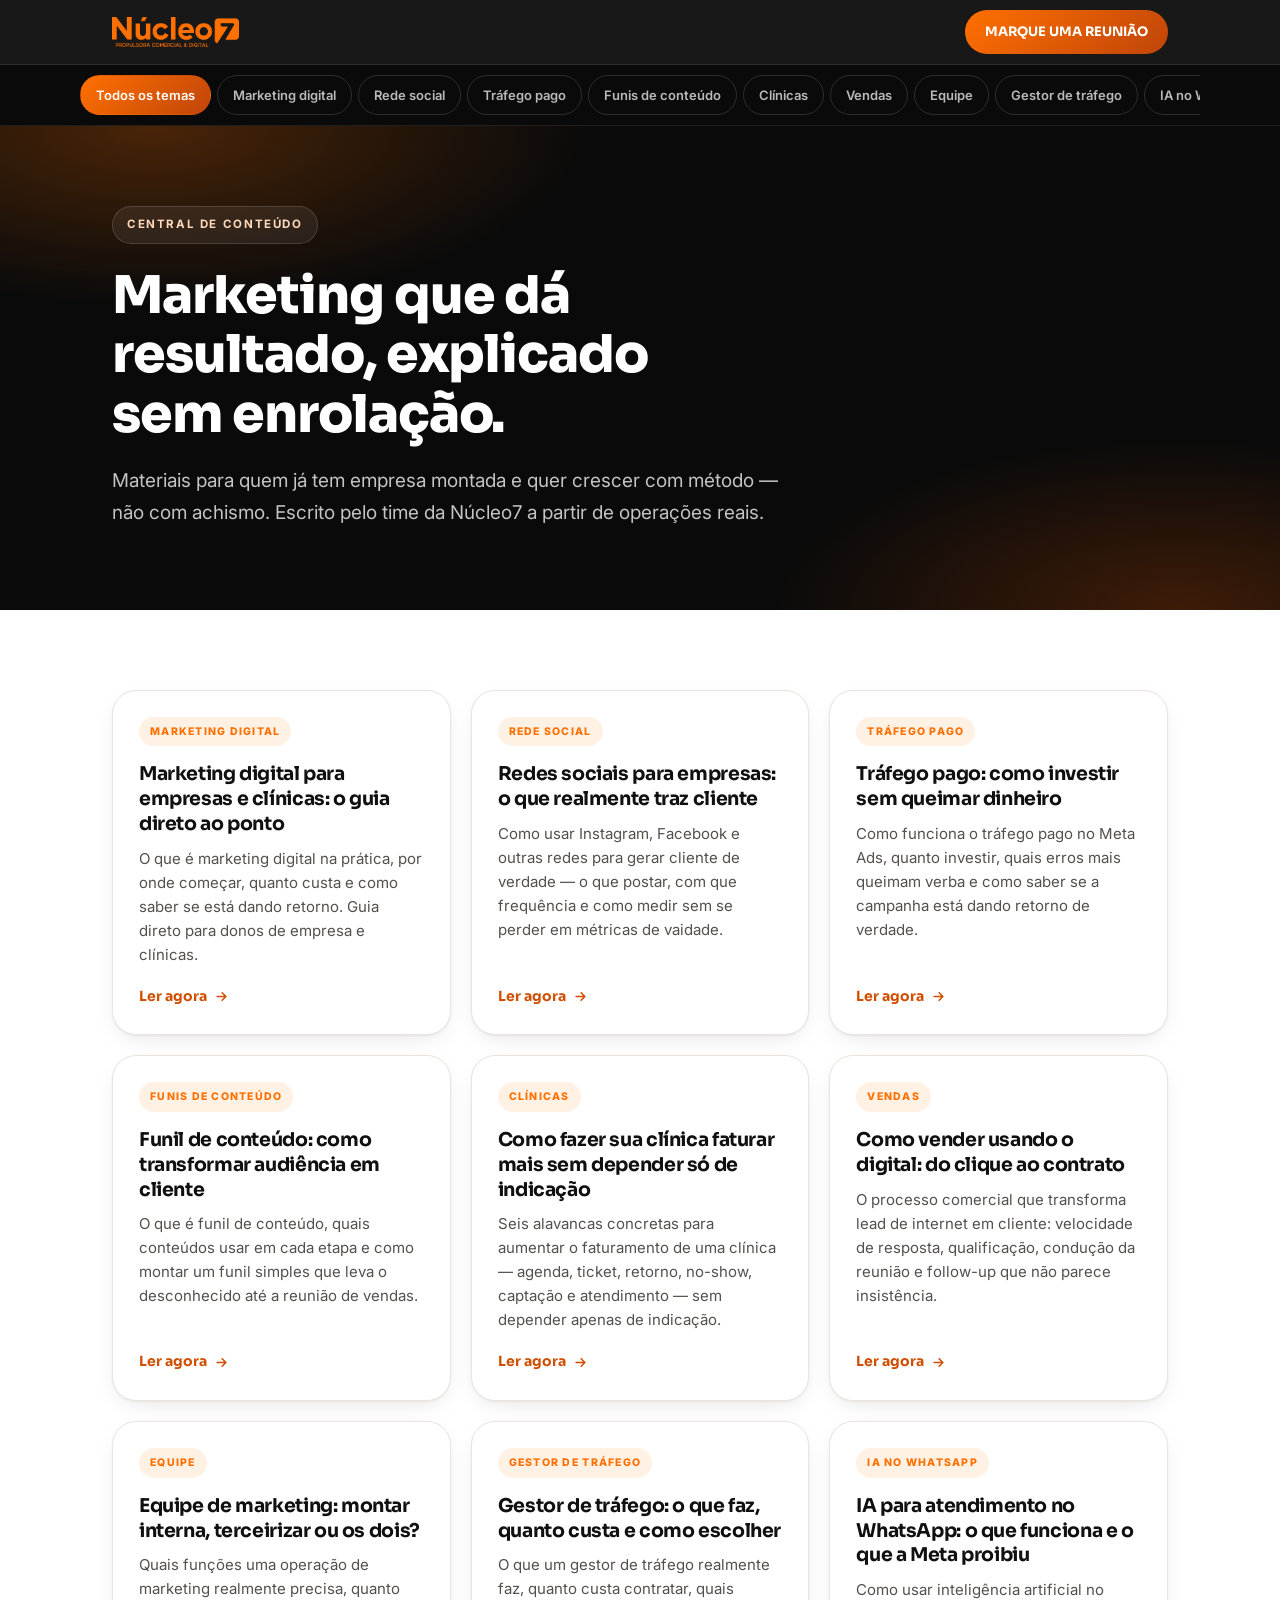
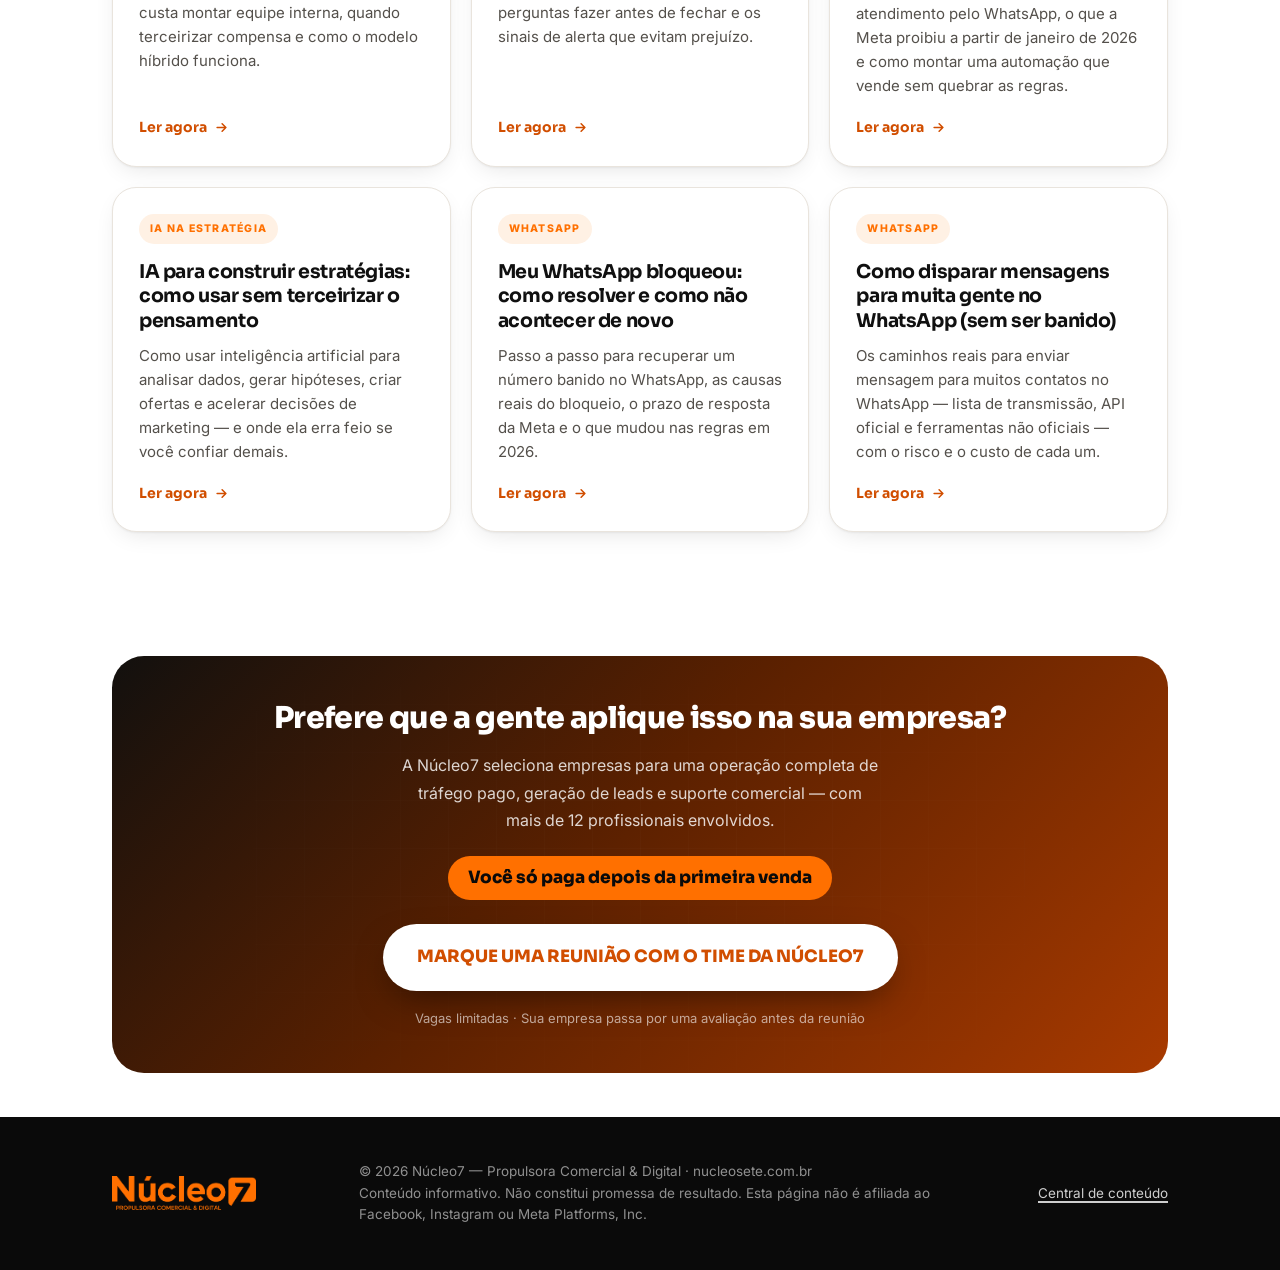
<file: conteudo/index.html>
<!DOCTYPE html>
<html lang="pt-BR">
<head>
<meta charset="UTF-8">
<meta name="viewport" content="width=device-width, initial-scale=1, viewport-fit=cover">
<meta name="theme-color" content="#0A0A0A">
<meta name="facebook-domain-verification" content="0egseyh3x0nnyvifl7hkaeydjd7gkp" />
<title>Central de Conteúdo — Marketing, tráfego pago e vendas | Núcleo7</title>
<meta name="description" content="Conteúdo direto ao ponto sobre marketing digital, tráfego pago, redes sociais, funis de conteúdo e vendas para donos de empresa e clínicas.">
<meta name="keywords" content="marketing digital, tráfego pago, redes sociais, funil de conteúdo, vendas, gestor de tráfego">
<meta name="robots" content="index, follow, max-image-preview:large">
<meta name="author" content="Núcleo7">
<link rel="canonical" href="https://nucleosete.com.br/conteudo/">
<meta property="og:type" content="website">
<meta property="og:locale" content="pt_BR">
<meta property="og:site_name" content="Núcleo7">
<meta property="og:title" content="Central de Conteúdo — Marketing, tráfego pago e vendas | Núcleo7">
<meta property="og:description" content="Conteúdo direto ao ponto sobre marketing digital, tráfego pago, redes sociais, funis de conteúdo e vendas para donos de empresa e clínicas.">
<meta property="og:url" content="https://nucleosete.com.br/conteudo/">
<meta property="og:image" content="https://nucleosete.com.br/assets/og-image.png">
<meta name="twitter:card" content="summary_large_image">
<link rel="icon" href="../favicon.ico" sizes="any">
<link rel="icon" type="image/png" sizes="32x32" href="../assets/favicon-32.png">
<link rel="apple-touch-icon" href="../assets/apple-touch-icon.png">
<link rel="preconnect" href="https://fonts.googleapis.com">
<link rel="preconnect" href="https://fonts.gstatic.com" crossorigin>
<link href="https://fonts.googleapis.com/css2?family=Sora:wght@400;600;700;800&family=Inter:wght@400;500;600;700&display=swap" rel="stylesheet">
<link rel="stylesheet" href="estilo.css">
<script type="application/ld+json">
{"@context":"https://schema.org","@type":"CollectionPage",
 "name":"Central de Conteúdo Núcleo7","url":"https://nucleosete.com.br/conteudo/","inLanguage":"pt-BR",
 "description":"Conteúdo sobre marketing digital, tráfego pago, redes sociais, funis e vendas para donos de empresa e clínicas.",
 "hasPart":[{"@type":"Article","headline":"Marketing digital para empresas e clínicas: o guia direto ao ponto","url":"https://nucleosete.com.br/conteudo/marketing-digital-para-empresas-e-clinicas.html"},{"@type":"Article","headline":"Redes sociais para empresas: o que realmente traz cliente","url":"https://nucleosete.com.br/conteudo/redes-sociais-para-empresas.html"},{"@type":"Article","headline":"Tráfego pago: como investir sem queimar dinheiro","url":"https://nucleosete.com.br/conteudo/trafego-pago-para-empresas.html"},{"@type":"Article","headline":"Funil de conteúdo: como transformar audiência em cliente","url":"https://nucleosete.com.br/conteudo/funil-de-conteudo.html"},{"@type":"Article","headline":"Como fazer sua clínica faturar mais sem depender só de indicação","url":"https://nucleosete.com.br/conteudo/como-fazer-sua-clinica-faturar-mais.html"},{"@type":"Article","headline":"Como vender usando o digital: do clique ao contrato","url":"https://nucleosete.com.br/conteudo/como-vender-usando-o-digital.html"},{"@type":"Article","headline":"Equipe de marketing: montar interna, terceirizar ou os dois?","url":"https://nucleosete.com.br/conteudo/equipe-de-marketing.html"},{"@type":"Article","headline":"Gestor de tráfego: o que faz, quanto custa e como escolher","url":"https://nucleosete.com.br/conteudo/gestor-de-trafego.html"},{"@type":"Article","headline":"IA para atendimento no WhatsApp: o que funciona e o que a Meta proibiu","url":"https://nucleosete.com.br/conteudo/ia-para-atendimento-no-whatsapp.html"},{"@type":"Article","headline":"IA para construir estratégias: como usar sem terceirizar o pensamento","url":"https://nucleosete.com.br/conteudo/ia-para-construir-estrategias.html"},{"@type":"Article","headline":"Meu WhatsApp bloqueou: como resolver e como não acontecer de novo","url":"https://nucleosete.com.br/conteudo/whatsapp-bloqueado-como-resolver.html"},{"@type":"Article","headline":"Como disparar mensagens para muita gente no WhatsApp (sem ser banido)","url":"https://nucleosete.com.br/conteudo/como-disparar-mensagens-no-whatsapp.html"}]}
</script>
</head>
<body>

<header class="top">
  <div class="wrap top__in">
    <a class="logo" href="../index.html" aria-label="Núcleo7"><img src="../assets/logo-nucleo7-laranja.png" alt="Núcleo7" width="1369" height="324"></a>
    <a class="top__cta" href="../index.html?utm_source=site&utm_medium=conteudo&utm_campaign=blog-nucleo7&utm_content=hub&utm_term=header#formulario">MARQUE UMA REUNIÃO</a>
  </div>
</header>
<nav class="barra-cat" aria-label="Temas"><div class="wrap barra-cat__in"><a href="index.html" aria-current="page">Todos os temas</a><a href="marketing-digital-para-empresas-e-clinicas.html">Marketing digital</a><a href="redes-sociais-para-empresas.html">Rede social</a><a href="trafego-pago-para-empresas.html">Tráfego pago</a><a href="funil-de-conteudo.html">Funis de conteúdo</a><a href="como-fazer-sua-clinica-faturar-mais.html">Clínicas</a><a href="como-vender-usando-o-digital.html">Vendas</a><a href="equipe-de-marketing.html">Equipe</a><a href="gestor-de-trafego.html">Gestor de tráfego</a><a href="ia-para-atendimento-no-whatsapp.html">IA no WhatsApp</a><a href="ia-para-construir-estrategias.html">IA na estratégia</a><a href="whatsapp-bloqueado-como-resolver.html">WhatsApp</a><a href="como-disparar-mensagens-no-whatsapp.html">WhatsApp</a></div></nav>

<section class="hub-hero">
  <div class="wrap">
    <span class="eyebrow">Central de conteúdo</span>
    <h1>Marketing que dá resultado, explicado sem enrolação.</h1>
    <p>Materiais para quem já tem empresa montada e quer crescer com método — não com achismo.
       Escrito pelo time da Núcleo7 a partir de operações reais.</p>
  </div>
</section>

<main class="wrap">
  <div class="artigos">
    <a class="art" href="marketing-digital-para-empresas-e-clinicas.html">
      <span class="art__tag">Marketing digital</span>
      <h2>Marketing digital para empresas e clínicas: o guia direto ao ponto</h2>
      <p>O que é marketing digital na prática, por onde começar, quanto custa e como saber se está dando retorno. Guia direto para donos de empresa e clínicas.</p>
      <span class="art__mais">Ler agora
        <svg viewBox="0 0 24 24" fill="none" stroke="currentColor" stroke-width="2.5" stroke-linecap="round" stroke-linejoin="round"><path d="M5 12h14M13 6l6 6-6 6"/></svg>
      </span>
    </a>
    <a class="art" href="redes-sociais-para-empresas.html">
      <span class="art__tag">Rede social</span>
      <h2>Redes sociais para empresas: o que realmente traz cliente</h2>
      <p>Como usar Instagram, Facebook e outras redes para gerar cliente de verdade — o que postar, com que frequência e como medir sem se perder em métricas de vaidade.</p>
      <span class="art__mais">Ler agora
        <svg viewBox="0 0 24 24" fill="none" stroke="currentColor" stroke-width="2.5" stroke-linecap="round" stroke-linejoin="round"><path d="M5 12h14M13 6l6 6-6 6"/></svg>
      </span>
    </a>
    <a class="art" href="trafego-pago-para-empresas.html">
      <span class="art__tag">Tráfego pago</span>
      <h2>Tráfego pago: como investir sem queimar dinheiro</h2>
      <p>Como funciona o tráfego pago no Meta Ads, quanto investir, quais erros mais queimam verba e como saber se a campanha está dando retorno de verdade.</p>
      <span class="art__mais">Ler agora
        <svg viewBox="0 0 24 24" fill="none" stroke="currentColor" stroke-width="2.5" stroke-linecap="round" stroke-linejoin="round"><path d="M5 12h14M13 6l6 6-6 6"/></svg>
      </span>
    </a>
    <a class="art" href="funil-de-conteudo.html">
      <span class="art__tag">Funis de conteúdo</span>
      <h2>Funil de conteúdo: como transformar audiência em cliente</h2>
      <p>O que é funil de conteúdo, quais conteúdos usar em cada etapa e como montar um funil simples que leva o desconhecido até a reunião de vendas.</p>
      <span class="art__mais">Ler agora
        <svg viewBox="0 0 24 24" fill="none" stroke="currentColor" stroke-width="2.5" stroke-linecap="round" stroke-linejoin="round"><path d="M5 12h14M13 6l6 6-6 6"/></svg>
      </span>
    </a>
    <a class="art" href="como-fazer-sua-clinica-faturar-mais.html">
      <span class="art__tag">Clínicas</span>
      <h2>Como fazer sua clínica faturar mais sem depender só de indicação</h2>
      <p>Seis alavancas concretas para aumentar o faturamento de uma clínica — agenda, ticket, retorno, no-show, captação e atendimento — sem depender apenas de indicação.</p>
      <span class="art__mais">Ler agora
        <svg viewBox="0 0 24 24" fill="none" stroke="currentColor" stroke-width="2.5" stroke-linecap="round" stroke-linejoin="round"><path d="M5 12h14M13 6l6 6-6 6"/></svg>
      </span>
    </a>
    <a class="art" href="como-vender-usando-o-digital.html">
      <span class="art__tag">Vendas</span>
      <h2>Como vender usando o digital: do clique ao contrato</h2>
      <p>O processo comercial que transforma lead de internet em cliente: velocidade de resposta, qualificação, condução da reunião e follow-up que não parece insistência.</p>
      <span class="art__mais">Ler agora
        <svg viewBox="0 0 24 24" fill="none" stroke="currentColor" stroke-width="2.5" stroke-linecap="round" stroke-linejoin="round"><path d="M5 12h14M13 6l6 6-6 6"/></svg>
      </span>
    </a>
    <a class="art" href="equipe-de-marketing.html">
      <span class="art__tag">Equipe</span>
      <h2>Equipe de marketing: montar interna, terceirizar ou os dois?</h2>
      <p>Quais funções uma operação de marketing realmente precisa, quanto custa montar equipe interna, quando terceirizar compensa e como o modelo híbrido funciona.</p>
      <span class="art__mais">Ler agora
        <svg viewBox="0 0 24 24" fill="none" stroke="currentColor" stroke-width="2.5" stroke-linecap="round" stroke-linejoin="round"><path d="M5 12h14M13 6l6 6-6 6"/></svg>
      </span>
    </a>
    <a class="art" href="gestor-de-trafego.html">
      <span class="art__tag">Gestor de tráfego</span>
      <h2>Gestor de tráfego: o que faz, quanto custa e como escolher</h2>
      <p>O que um gestor de tráfego realmente faz, quanto custa contratar, quais perguntas fazer antes de fechar e os sinais de alerta que evitam prejuízo.</p>
      <span class="art__mais">Ler agora
        <svg viewBox="0 0 24 24" fill="none" stroke="currentColor" stroke-width="2.5" stroke-linecap="round" stroke-linejoin="round"><path d="M5 12h14M13 6l6 6-6 6"/></svg>
      </span>
    </a>
    <a class="art" href="ia-para-atendimento-no-whatsapp.html">
      <span class="art__tag">IA no WhatsApp</span>
      <h2>IA para atendimento no WhatsApp: o que funciona e o que a Meta proibiu</h2>
      <p>Como usar inteligência artificial no atendimento pelo WhatsApp, o que a Meta proibiu a partir de janeiro de 2026 e como montar uma automação que vende sem quebrar as regras.</p>
      <span class="art__mais">Ler agora
        <svg viewBox="0 0 24 24" fill="none" stroke="currentColor" stroke-width="2.5" stroke-linecap="round" stroke-linejoin="round"><path d="M5 12h14M13 6l6 6-6 6"/></svg>
      </span>
    </a>
    <a class="art" href="ia-para-construir-estrategias.html">
      <span class="art__tag">IA na estratégia</span>
      <h2>IA para construir estratégias: como usar sem terceirizar o pensamento</h2>
      <p>Como usar inteligência artificial para analisar dados, gerar hipóteses, criar ofertas e acelerar decisões de marketing — e onde ela erra feio se você confiar demais.</p>
      <span class="art__mais">Ler agora
        <svg viewBox="0 0 24 24" fill="none" stroke="currentColor" stroke-width="2.5" stroke-linecap="round" stroke-linejoin="round"><path d="M5 12h14M13 6l6 6-6 6"/></svg>
      </span>
    </a>
    <a class="art" href="whatsapp-bloqueado-como-resolver.html">
      <span class="art__tag">WhatsApp</span>
      <h2>Meu WhatsApp bloqueou: como resolver e como não acontecer de novo</h2>
      <p>Passo a passo para recuperar um número banido no WhatsApp, as causas reais do bloqueio, o prazo de resposta da Meta e o que mudou nas regras em 2026.</p>
      <span class="art__mais">Ler agora
        <svg viewBox="0 0 24 24" fill="none" stroke="currentColor" stroke-width="2.5" stroke-linecap="round" stroke-linejoin="round"><path d="M5 12h14M13 6l6 6-6 6"/></svg>
      </span>
    </a>
    <a class="art" href="como-disparar-mensagens-no-whatsapp.html">
      <span class="art__tag">WhatsApp</span>
      <h2>Como disparar mensagens para muita gente no WhatsApp (sem ser banido)</h2>
      <p>Os caminhos reais para enviar mensagem para muitos contatos no WhatsApp — lista de transmissão, API oficial e ferramentas não oficiais — com o risco e o custo de cada um.</p>
      <span class="art__mais">Ler agora
        <svg viewBox="0 0 24 24" fill="none" stroke="currentColor" stroke-width="2.5" stroke-linecap="round" stroke-linejoin="round"><path d="M5 12h14M13 6l6 6-6 6"/></svg>
      </span>
    </a></div>

  
<div class="cta-bloco">
  <h3>Prefere que a gente aplique isso na sua empresa?</h3>
  <p>A Núcleo7 seleciona empresas para uma operação completa de tráfego pago, geração de leads e suporte comercial — com mais de 12 profissionais envolvidos.</p>
  <span class="garantia">Você só paga depois da primeira venda</span>
  <a class="btn" href="../index.html?utm_source=site&utm_medium=conteudo&utm_campaign=blog-nucleo7&utm_content=hub&utm_term=hub-final#formulario" data-cta="hub-final">MARQUE UMA REUNIÃO COM O TIME DA NÚCLEO7</a>
  <small>Vagas limitadas · Sua empresa passa por uma avaliação antes da reunião</small>
</div>
</main>

<footer class="rodape">
  <div class="wrap rodape__in">
    <a class="logo" href="../index.html"><img src="../assets/logo-nucleo7-laranja.png" alt="Núcleo7" width="1369" height="324" style="height:34px"></a>
    <p>
      © <span id="ano"></span> Núcleo7 — Propulsora Comercial &amp; Digital · nucleosete.com.br<br>
      Conteúdo informativo. Não constitui promessa de resultado.
      Esta página não é afiliada ao Facebook, Instagram ou Meta Platforms, Inc.
    </p>
    <a href="index.html">Central de conteúdo</a>
  </div>
</footer>
<script src="../config.js"></script>
<script src="../tracking.js"></script>
<script>
document.getElementById('ano').textContent = new Date().getFullYear();
(function(){
  var pb = document.getElementById('leitura-prog');
  if (pb) window.addEventListener('scroll', function(){
    var h = document.documentElement;
    var t = (h.scrollTop) / ((h.scrollHeight) - h.clientHeight);
    pb.style.width = Math.min(100, Math.max(0, t*100)) + '%';
  }, {passive:true});
  document.querySelectorAll('[data-cta]').forEach(function(el){
    el.addEventListener('click', function(){
      if (window.N7) N7.track('ClickCTA', { posicao: el.getAttribute('data-cta'), origem: 'conteudo' });
    });
  });
})();
</script>
</body>
</html>
</file>
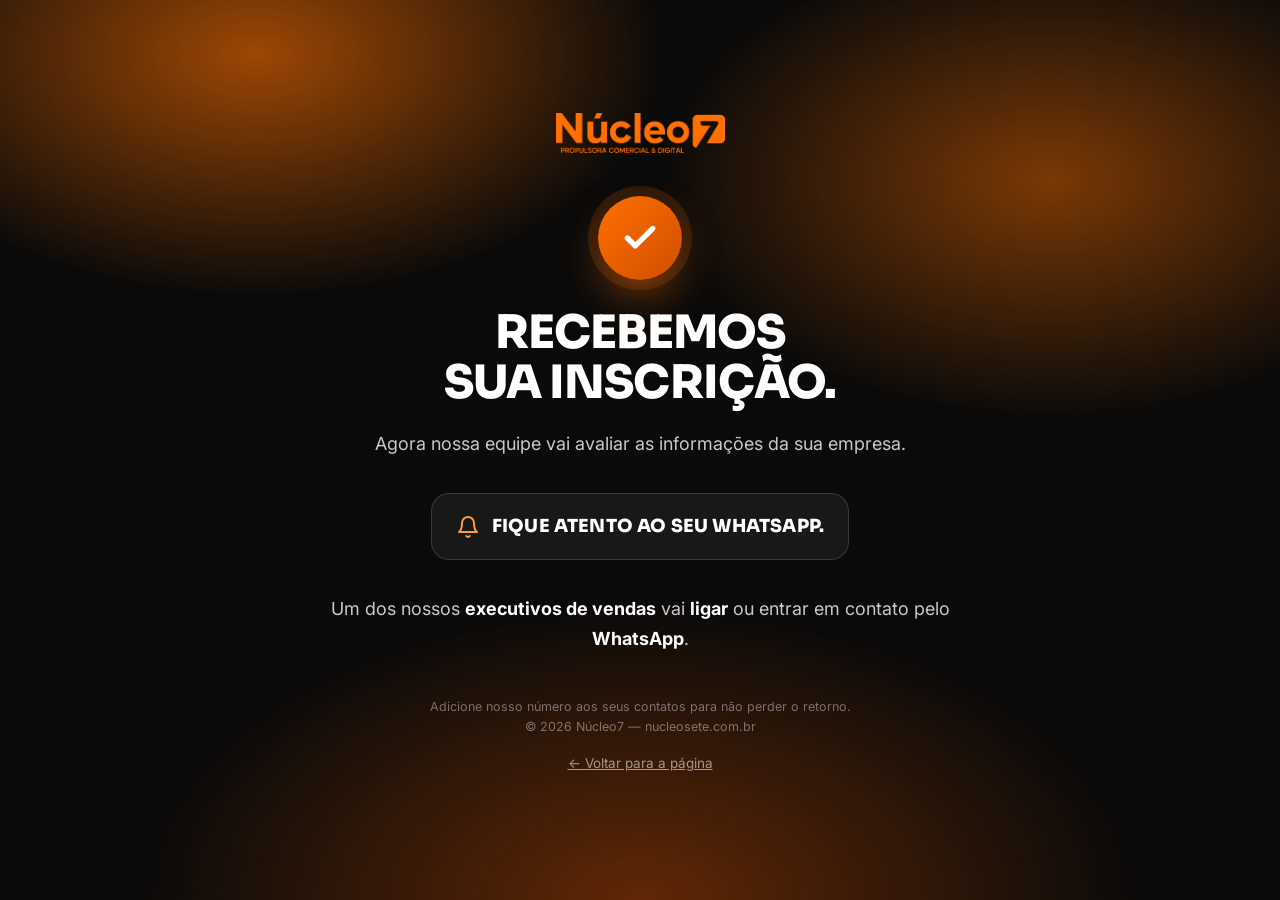
<file: obrigado.html>
<!DOCTYPE html>
<html lang="pt-BR">
<head>
<meta charset="UTF-8">
<meta name="viewport" content="width=device-width, initial-scale=1, viewport-fit=cover">
<meta name="theme-color" content="#0A0A0A">

<!-- Verificação de domínio Meta — Agência B7 / nucleosete.com.br -->
<meta name="facebook-domain-verification" content="0egseyh3x0nnyvifl7hkaeydjd7gkp" />
<title>Recebemos sua inscrição — Núcleo7</title>
<meta name="description" content="Recebemos a inscrição da sua empresa na seleção da Núcleo7. Fique atento ao seu WhatsApp.">
<meta name="robots" content="noindex, nofollow">
<link rel="icon" href="favicon.ico" sizes="any">
<link rel="icon" type="image/png" sizes="32x32" href="assets/favicon-32.png">
<link rel="apple-touch-icon" href="assets/apple-touch-icon.png">
<link rel="preconnect" href="https://fonts.googleapis.com">
<link rel="preconnect" href="https://fonts.gstatic.com" crossorigin>
<link rel="preload" as="style" href="https://fonts.googleapis.com/css2?family=Sora:wght@700;800&family=Inter:wght@400;600;700&display=swap"
      onload="this.onload=null;this.rel='stylesheet'">
<noscript><link rel="stylesheet" href="https://fonts.googleapis.com/css2?family=Sora:wght@700;800&family=Inter:wght@400;600;700&display=swap"></noscript>
<style>
:root{
  --laranja:#FF7000; --laranja-escuro:#D14E00; --escuro:#0A0A0A;
  --grad-cta:linear-gradient(135deg,var(--laranja) 0%,var(--laranja-escuro) 100%);
}
*,*::before,*::after{box-sizing:border-box}
body{
  margin:0; min-height:100dvh; background:var(--escuro); color:#fff;
  font-family:'Inter',system-ui,sans-serif; line-height:1.6;
  display:flex; flex-direction:column; align-items:center; justify-content:center;
  padding:40px clamp(20px,5vw,32px); position:relative; overflow-x:hidden; text-align:center;
}
body::before{
  content:''; position:fixed; inset:0; pointer-events:none;
  background:
    radial-gradient(52% 44% at 20% 6%, rgba(255,112,0,.6), transparent 62%),
    radial-gradient(48% 42% at 82% 20%, rgba(255,112,0,.46), transparent 64%),
    radial-gradient(60% 50% at 50% 100%, rgba(209,78,0,.44), transparent 66%);
}
.box{position:relative; z-index:2; max-width:640px; width:100%}
.logo{display:inline-block; text-decoration:none; margin-bottom:36px}
.logo img{height:40px; width:auto; margin-inline:auto}
.ok{
  width:84px;height:84px;margin:0 auto 28px;border-radius:50%;
  background:var(--grad-cta); display:grid;place-items:center;
  box-shadow:0 0 0 10px rgba(255,112,0,.14), 0 20px 50px -14px rgba(255,112,0,.8);
  animation:pop .55s cubic-bezier(.2,1.4,.4,1) both;
}
.ok svg{width:38px;height:38px;stroke:#fff;stroke-width:3.4;fill:none;stroke-linecap:round;stroke-linejoin:round;
  stroke-dasharray:32; stroke-dashoffset:32; animation:tick .45s .35s ease forwards}
@keyframes pop{from{transform:scale(.5);opacity:0}to{transform:scale(1);opacity:1}}
@keyframes tick{to{stroke-dashoffset:0}}
h1{
  font-family:'Sora'; font-weight:800; letter-spacing:-.02em; line-height:1.08; margin:0;
  font-size:clamp(28px,6vw,46px);
}
.p{margin:22px 0 0; font-size:clamp(15.5px,2.1vw,18px); color:rgba(255,255,255,.78); line-height:1.65}
.aviso{
  margin-top:34px; display:inline-flex; align-items:center; gap:12px; text-align:left;
  background:rgba(255,255,255,.06); border:1px solid rgba(255,255,255,.14);
  border-radius:18px; padding:18px 24px; font-family:'Sora'; font-weight:800;
  font-size:clamp(15px,2.2vw,18px); letter-spacing:.01em;
}
.aviso svg{width:24px;height:24px;flex:none;stroke:#FF9A3D;stroke-width:2;fill:none;stroke-linecap:round;stroke-linejoin:round}
.passos{
  margin-top:40px; display:grid; gap:12px; text-align:left;
}
.passo{
  display:flex; gap:14px; align-items:flex-start;
  background:rgba(255,255,255,.045); border:1px solid rgba(255,255,255,.1);
  border-radius:14px; padding:16px 18px; font-size:14.5px; color:rgba(255,255,255,.8);
}
.passo b{display:block; color:#fff; font-family:'Sora'; font-size:14.5px; margin-bottom:2px}
.passo i{
  flex:none; width:26px;height:26px;border-radius:8px; background:rgba(255,112,0,.28);
  border:1px solid rgba(255,154,61,.35); display:grid;place-items:center;
  font-style:normal; font-family:'Sora'; font-weight:800; font-size:12px; color:#FFD9BC;
}
.rodape{margin-top:44px; font-size:12.5px; color:rgba(255,255,255,.4); line-height:1.6}
.voltar{display:inline-block; margin-top:16px; color:rgba(255,255,255,.55); font-size:13.5px}
@media(prefers-reduced-motion:reduce){*{animation:none!important}}
</style>
</head>
<body>
<main class="box">
  <a class="logo" href="index.html"><img src="assets/logo-nucleo7-laranja.png" alt="Núcleo7" width="1369" height="324"></a>

  <div class="ok"><svg viewBox="0 0 24 24"><path d="M20 6 9 17l-5-5"/></svg></div>

  <h1>RECEBEMOS<br>SUA INSCRIÇÃO.</h1>

  <p class="p" id="saudacao">
    Agora nossa equipe vai avaliar as informações da sua empresa.
  </p>

  <div class="aviso">
    <svg viewBox="0 0 24 24"><path d="M18 8A6 6 0 0 0 6 8c0 7-3 9-3 9h18s-3-2-3-9"/><path d="M13.73 21a2 2 0 0 1-3.46 0"/></svg>
    FIQUE ATENTO AO SEU WHATSAPP.
  </div>

  <p class="p" style="margin-top:34px">
    Um dos nossos <strong style="color:#fff">executivos de vendas</strong> vai
    <strong style="color:#fff">ligar</strong> ou entrar em contato pelo
    <strong style="color:#fff">WhatsApp</strong>.
  </p>

  <p class="rodape">
    Adicione nosso número aos seus contatos para não perder o retorno.<br>
    © <span id="ano"></span> Núcleo7 — nucleosete.com.br
    <br><a class="voltar" href="index.html">← Voltar para a página</a>
  </p>
</main>

<script src="config.js?v=2"></script>
<script src="tracking.js?v=2"></script>
<script>
(function(){
  document.getElementById('ano').textContent = new Date().getFullYear();

  var lead = {};
  try { lead = JSON.parse(sessionStorage.getItem('n7_lead') || '{}'); } catch(e){}

  if (lead.nome){
    var primeiro = String(lead.nome).split(' ')[0];
    document.getElementById('saudacao').innerHTML =
      '<strong style="color:#fff">' + primeiro + '</strong>, agora nossa equipe vai avaliar as informações' +
      (lead.empresa ? ' da <strong style="color:#fff">' + lead.empresa + '</strong>' : ' da sua empresa') + '.';
  }

  // CompleteRegistration — conclusão do formulário
  if (window.N7){
    N7.track('CompleteRegistration', {
      content_name: 'Seleção Núcleo7',
      status: true, value: 1, currency: 'BRL'
    }, lead.event_id);
  }

  // evita disparo duplicado ao recarregar a página
  try { sessionStorage.removeItem('n7_lead'); } catch(e){}
})();
</script>
</body>
</html>
</file>
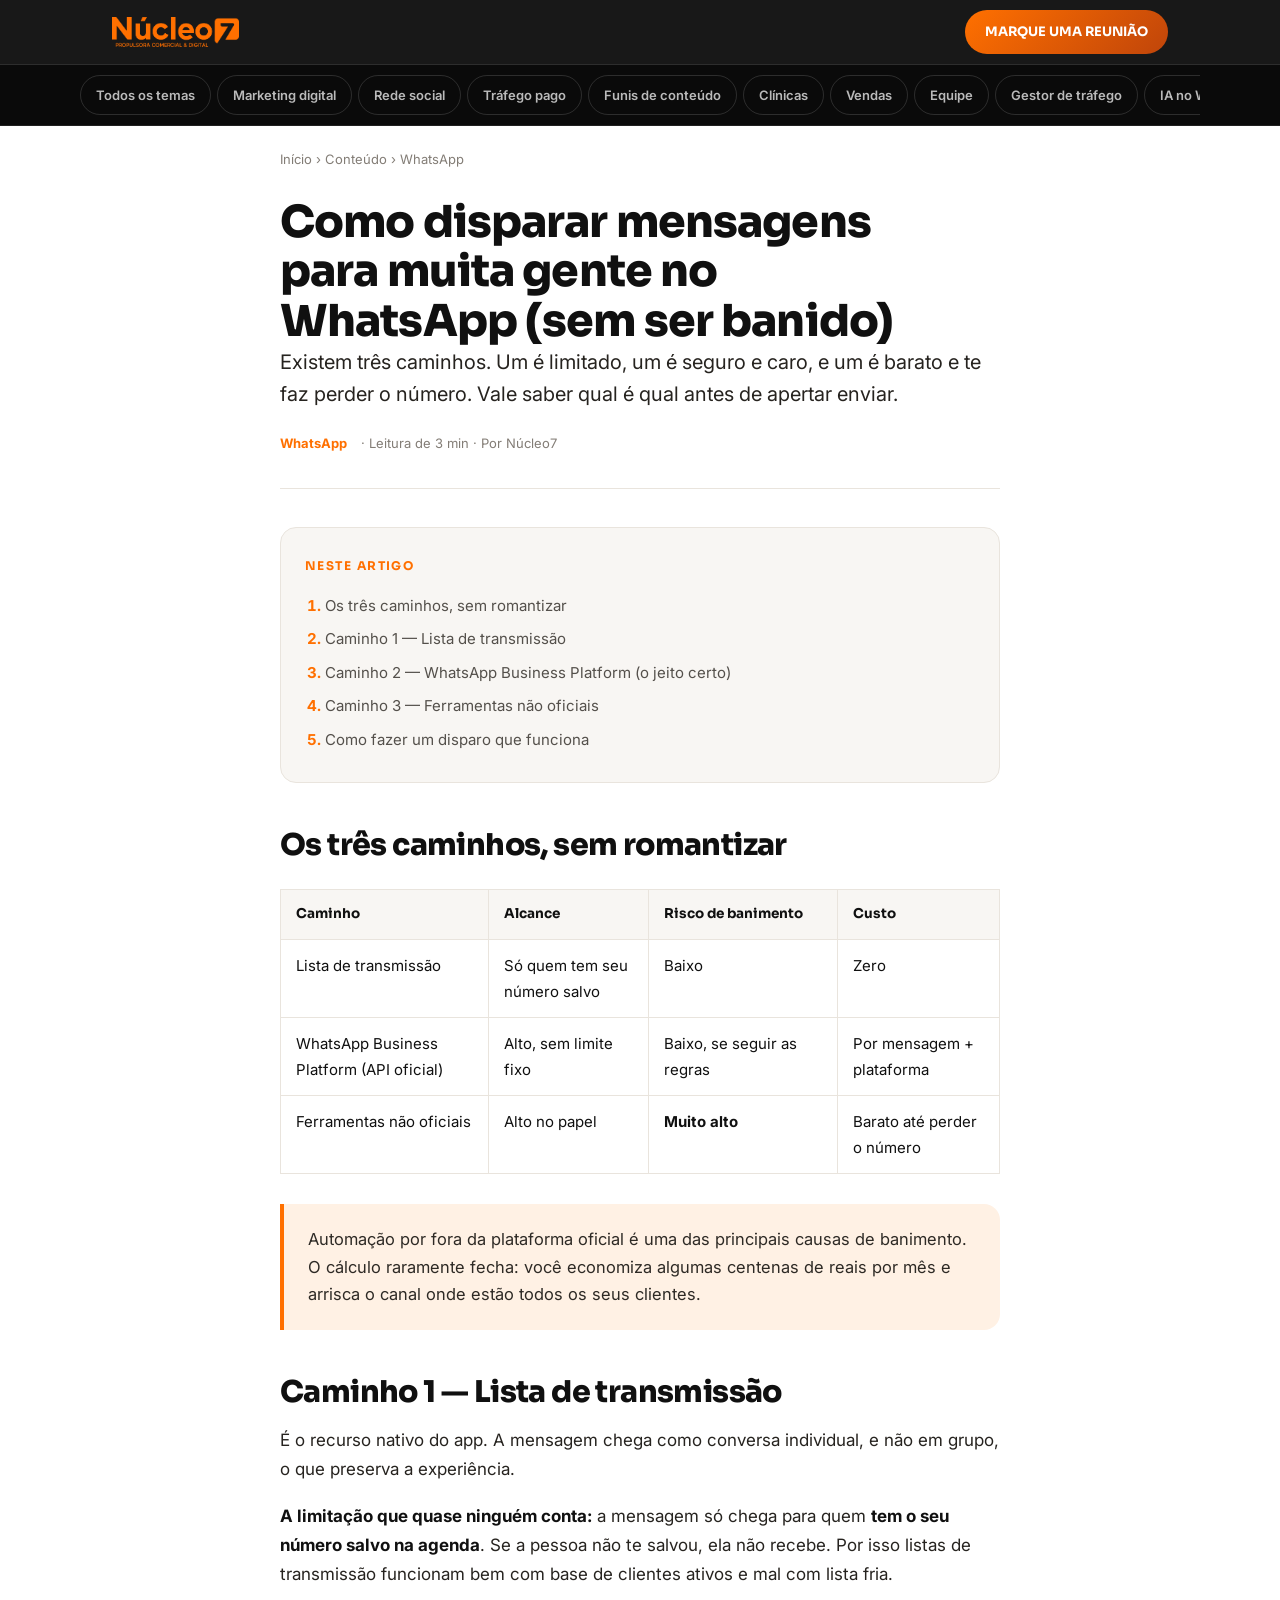
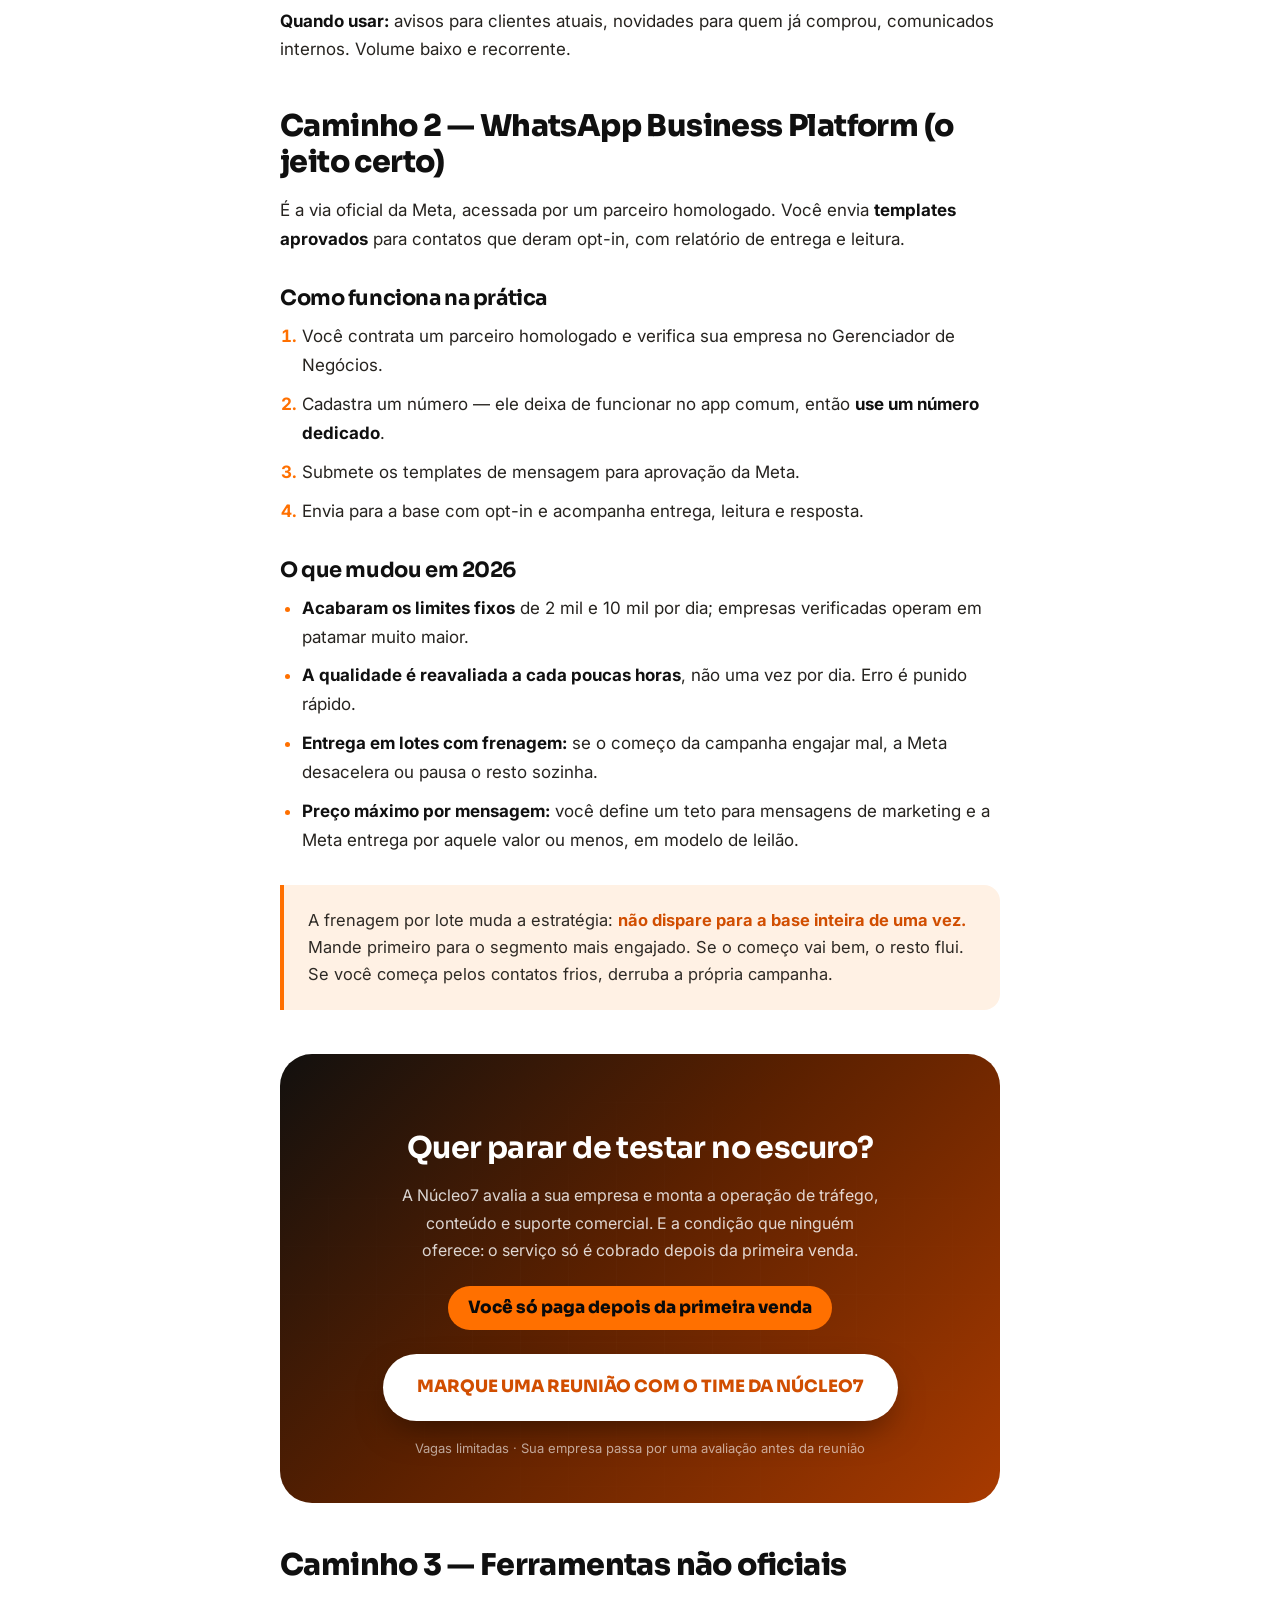
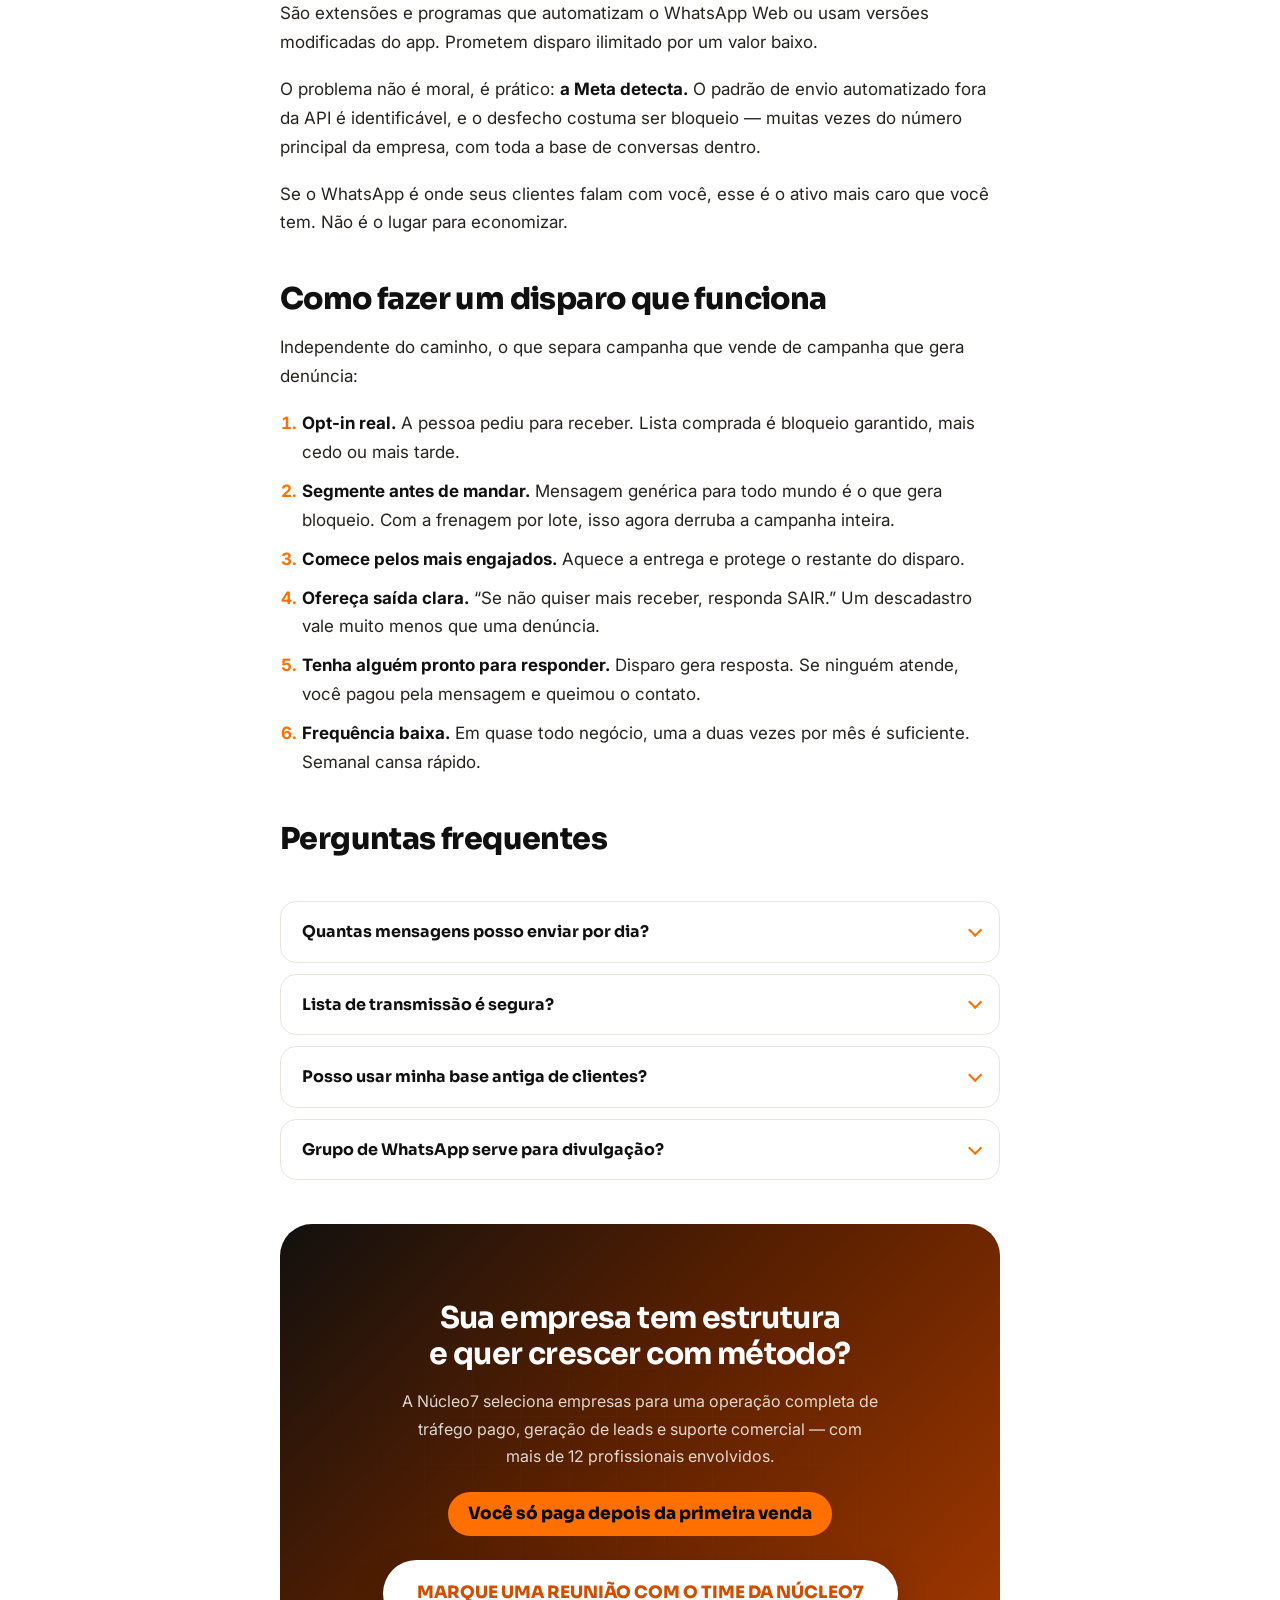
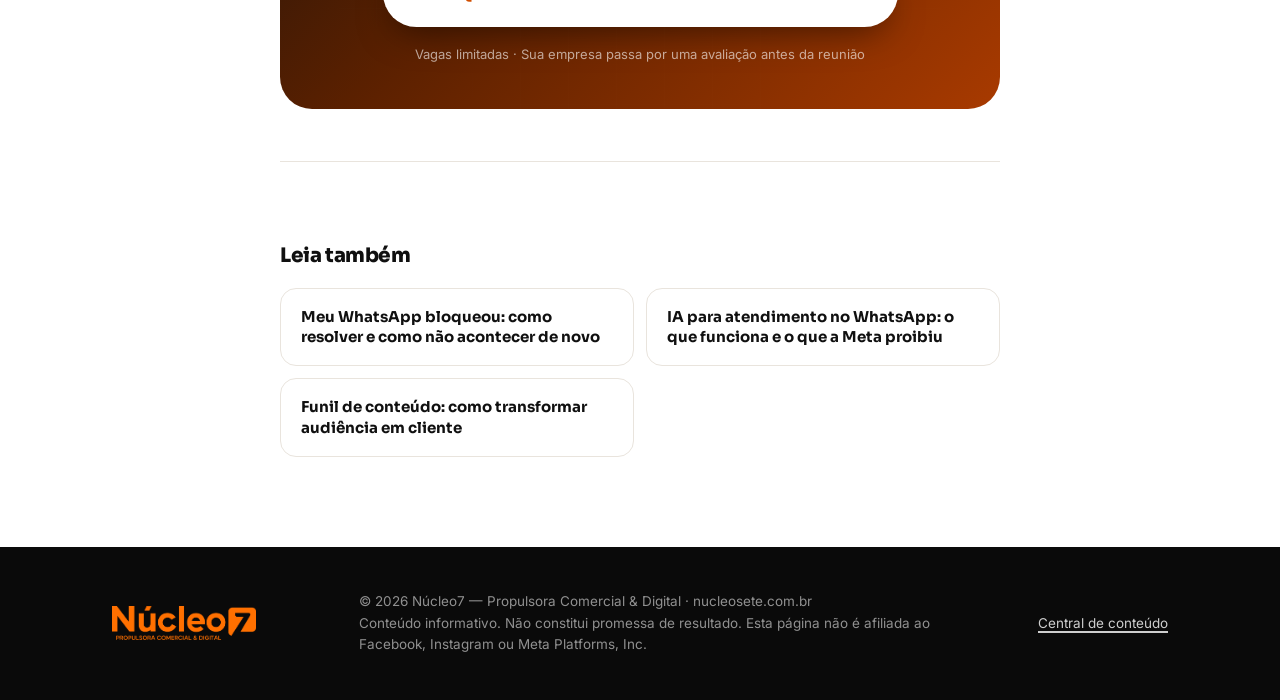
<file: conteudo/como-disparar-mensagens-no-whatsapp.html>
<!DOCTYPE html>
<html lang="pt-BR">
<head>
<meta charset="UTF-8">
<meta name="viewport" content="width=device-width, initial-scale=1, viewport-fit=cover">
<meta name="theme-color" content="#0A0A0A">
<meta name="facebook-domain-verification" content="0egseyh3x0nnyvifl7hkaeydjd7gkp" />
<title>Como disparar mensagens em massa no WhatsApp: caminhos legítimos</title>
<meta name="description" content="Os caminhos reais para enviar mensagem para muitos contatos no WhatsApp — lista de transmissão, API oficial e ferramentas não oficiais — com o risco e o custo de cada um.">
<meta name="keywords" content="disparo em massa whatsapp, mensagem em massa whatsapp, lista de transmissão, whatsapp api disparo">
<meta name="robots" content="index, follow, max-image-preview:large">
<meta name="author" content="Núcleo7">
<link rel="canonical" href="https://nucleosete.com.br/conteudo/como-disparar-mensagens-no-whatsapp.html">
<meta property="og:type" content="article">
<meta property="og:locale" content="pt_BR">
<meta property="og:site_name" content="Núcleo7">
<meta property="og:title" content="Como disparar mensagens em massa no WhatsApp: caminhos legítimos">
<meta property="og:description" content="Os caminhos reais para enviar mensagem para muitos contatos no WhatsApp — lista de transmissão, API oficial e ferramentas não oficiais — com o risco e o custo de cada um.">
<meta property="og:url" content="https://nucleosete.com.br/conteudo/como-disparar-mensagens-no-whatsapp.html">
<meta property="og:image" content="https://nucleosete.com.br/assets/og-image.png">
<meta name="twitter:card" content="summary_large_image">
<link rel="icon" href="../favicon.ico" sizes="any">
<link rel="icon" type="image/png" sizes="32x32" href="../assets/favicon-32.png">
<link rel="apple-touch-icon" href="../assets/apple-touch-icon.png">
<link rel="preconnect" href="https://fonts.googleapis.com">
<link rel="preconnect" href="https://fonts.gstatic.com" crossorigin>
<link href="https://fonts.googleapis.com/css2?family=Sora:wght@400;600;700;800&family=Inter:wght@400;500;600;700&display=swap" rel="stylesheet">
<link rel="stylesheet" href="estilo.css">
<script type="application/ld+json">
{"@context":"https://schema.org","@graph":[
 {"@type":"Article","headline":"Como disparar mensagens para muita gente no WhatsApp (sem ser banido)","description":"Os caminhos reais para enviar mensagem para muitos contatos no WhatsApp — lista de transmissão, API oficial e ferramentas não oficiais — com o risco e o custo de cada um.",
   "author":{"@type":"Organization","name":"Núcleo7","url":"https://nucleosete.com.br"},
   "publisher":{"@type":"Organization","name":"Núcleo7","logo":{"@type":"ImageObject","url":"https://nucleosete.com.br/assets/logo-nucleo7-laranja.png"}},
   "mainEntityOfPage":{"@type":"WebPage","@id":"https://nucleosete.com.br/conteudo/como-disparar-mensagens-no-whatsapp.html"},
   "inLanguage":"pt-BR","image":"https://nucleosete.com.br/assets/og-image.png"},
 {"@type":"BreadcrumbList","itemListElement":[
   {"@type":"ListItem","position":1,"name":"Início","item":"https://nucleosete.com.br/"},
   {"@type":"ListItem","position":2,"name":"Conteúdo","item":"https://nucleosete.com.br/conteudo/"},
   {"@type":"ListItem","position":3,"name":"WhatsApp","item":"https://nucleosete.com.br/conteudo/como-disparar-mensagens-no-whatsapp.html"}]},
 {"@type":"FAQPage","mainEntity":[{"@type":"Question","name":"Quantas mensagens posso enviar por dia?","acceptedAnswer":{"@type":"Answer","text":"Pela API oficial, os limites fixos antigos acabaram e empresas verificadas operam em patamar alto. Mas existe frenagem automática por engajamento — então o limite prático é definido pela qualidade da sua base, não por um número na tabela."}},{"@type":"Question","name":"Lista de transmissão é segura?","acceptedAnswer":{"@type":"Answer","text":"É o caminho de menor risco, porque é recurso nativo do app. A limitação é o alcance: só recebe quem tem seu número salvo."}},{"@type":"Question","name":"Posso usar minha base antiga de clientes?","acceptedAnswer":{"@type":"Answer","text":"Cliente que já comprou e interagiu tem relação com você, o que ajuda. Ainda assim, registre o opt-in e ofereça saída. Base antiga sem contato há anos costuma gerar denúncia."}},{"@type":"Question","name":"Grupo de WhatsApp serve para divulgação?","acceptedAnswer":{"@type":"Answer","text":"Serve para comunidade, não para disparo. Adicionar pessoas sem permissão gera denúncia rápido e o alcance real é baixo, porque a maioria silencia o grupo."}}]}
]}
</script>
</head>
<body>
<div class="leitura-prog" id="leitura-prog"></div>
<header class="top">
  <div class="wrap top__in">
    <a class="logo" href="../index.html" aria-label="Núcleo7"><img src="../assets/logo-nucleo7-laranja.png" alt="Núcleo7" width="1369" height="324"></a>
    <a class="top__cta" href="../index.html?utm_source=site&utm_medium=conteudo&utm_campaign=blog-nucleo7&utm_content=como-disparar-mensagens-no-whatsapp&utm_term=header#formulario">MARQUE UMA REUNIÃO</a>
  </div>
</header>
<nav class="barra-cat" aria-label="Temas"><div class="wrap barra-cat__in"><a href="index.html">Todos os temas</a><a href="marketing-digital-para-empresas-e-clinicas.html">Marketing digital</a><a href="redes-sociais-para-empresas.html">Rede social</a><a href="trafego-pago-para-empresas.html">Tráfego pago</a><a href="funil-de-conteudo.html">Funis de conteúdo</a><a href="como-fazer-sua-clinica-faturar-mais.html">Clínicas</a><a href="como-vender-usando-o-digital.html">Vendas</a><a href="equipe-de-marketing.html">Equipe</a><a href="gestor-de-trafego.html">Gestor de tráfego</a><a href="ia-para-atendimento-no-whatsapp.html">IA no WhatsApp</a><a href="ia-para-construir-estrategias.html">IA na estratégia</a><a href="whatsapp-bloqueado-como-resolver.html">WhatsApp</a><a href="como-disparar-mensagens-no-whatsapp.html" aria-current="page">WhatsApp</a></div></nav>

<main class="wrap">
  <nav class="crumbs leitura" aria-label="Você está aqui">
    <a href="../index.html">Início</a> › <a href="index.html">Conteúdo</a> › WhatsApp
  </nav>

  <article class="artigo leitura">
    <header class="artigo__cab">
      <h1>Como disparar mensagens para muita gente no WhatsApp (sem ser banido)</h1>
      <p class="artigo__sub">Existem três caminhos. Um é limitado, um é seguro e caro, e um é barato e te faz perder o número. Vale saber qual é qual antes de apertar enviar.</p>
      <div class="artigo__meta"><b>WhatsApp</b> · Leitura de 3 min · Por Núcleo7</div>
    </header>

    <div class="indice"><b>Neste artigo</b><ol><li><a href="#s1">Os três caminhos, sem romantizar</a></li><li><a href="#s2">Caminho 1 — Lista de transmissão</a></li><li><a href="#s3">Caminho 2 — WhatsApp Business Platform (o jeito certo)</a></li><li><a href="#s4">Caminho 3 — Ferramentas não oficiais</a></li><li><a href="#s5">Como fazer um disparo que funciona</a></li></ol></div>

    <h2 id="s1">Os três caminhos, sem romantizar</h2><table class='tabela'><tr><th>Caminho</th><th>Alcance</th><th>Risco de banimento</th><th>Custo</th></tr><tr><td>Lista de transmissão</td><td>Só quem tem seu número salvo</td><td>Baixo</td><td>Zero</td></tr><tr><td>WhatsApp Business Platform (API oficial)</td><td>Alto, sem limite fixo</td><td>Baixo, se seguir as regras</td><td>Por mensagem + plataforma</td></tr><tr><td>Ferramentas não oficiais</td><td>Alto no papel</td><td><strong>Muito alto</strong></td><td>Barato até perder o número</td></tr></table><div class='destaque'>Automação por fora da plataforma oficial é uma das principais causas de banimento. O cálculo raramente fecha: você economiza algumas centenas de reais por mês e arrisca o canal onde estão todos os seus clientes.</div><h2 id="s2">Caminho 1 — Lista de transmissão</h2><p>É o recurso nativo do app. A mensagem chega como conversa individual, e não em grupo, o que preserva a experiência.</p><p><strong>A limitação que quase ninguém conta:</strong> a mensagem só chega para quem <strong>tem o seu número salvo na agenda</strong>. Se a pessoa não te salvou, ela não recebe. Por isso listas de transmissão funcionam bem com base de clientes ativos e mal com lista fria.</p><p><strong>Quando usar:</strong> avisos para clientes atuais, novidades para quem já comprou, comunicados internos. Volume baixo e recorrente.</p><h2 id="s3">Caminho 2 — WhatsApp Business Platform (o jeito certo)</h2><p>É a via oficial da Meta, acessada por um parceiro homologado. Você envia <strong>templates aprovados</strong> para contatos que deram opt-in, com relatório de entrega e leitura.</p><h3>Como funciona na prática</h3><ol><li>Você contrata um parceiro homologado e verifica sua empresa no Gerenciador de Negócios.</li><li>Cadastra um número — ele deixa de funcionar no app comum, então <strong>use um número dedicado</strong>.</li><li>Submete os templates de mensagem para aprovação da Meta.</li><li>Envia para a base com opt-in e acompanha entrega, leitura e resposta.</li></ol><h3>O que mudou em 2026</h3><ul><li><strong>Acabaram os limites fixos</strong> de 2 mil e 10 mil por dia; empresas verificadas operam em patamar muito maior.</li><li><strong>A qualidade é reavaliada a cada poucas horas</strong>, não uma vez por dia. Erro é punido rápido.</li><li><strong>Entrega em lotes com frenagem:</strong> se o começo da campanha engajar mal, a Meta desacelera ou pausa o resto sozinha.</li><li><strong>Preço máximo por mensagem:</strong> você define um teto para mensagens de marketing e a Meta entrega por aquele valor ou menos, em modelo de leilão.</li></ul><div class='destaque'>A frenagem por lote muda a estratégia: <strong>não dispare para a base inteira de uma vez.</strong> Mande primeiro para o segmento mais engajado. Se o começo vai bem, o resto flui. Se você começa pelos contatos frios, derruba a própria campanha.</div>
<div class="cta-bloco">
  <h3>Quer parar de testar no escuro?</h3>
  <p>A Núcleo7 avalia a sua empresa e monta a operação de tráfego, conteúdo e suporte comercial. E a condição que ninguém oferece: o serviço só é cobrado depois da primeira venda.</p>
  <span class="garantia">Você só paga depois da primeira venda</span>
  <a class="btn" href="../index.html?utm_source=site&utm_medium=conteudo&utm_campaign=blog-nucleo7&utm_content=como-disparar-mensagens-no-whatsapp&utm_term=meio-artigo#formulario" data-cta="meio-artigo">MARQUE UMA REUNIÃO COM O TIME DA NÚCLEO7</a>
  <small>Vagas limitadas · Sua empresa passa por uma avaliação antes da reunião</small>
</div><h2 id="s4">Caminho 3 — Ferramentas não oficiais</h2><p>São extensões e programas que automatizam o WhatsApp Web ou usam versões modificadas do app. Prometem disparo ilimitado por um valor baixo.</p><p>O problema não é moral, é prático: <strong>a Meta detecta.</strong> O padrão de envio automatizado fora da API é identificável, e o desfecho costuma ser bloqueio — muitas vezes do número principal da empresa, com toda a base de conversas dentro.</p><p>Se o WhatsApp é onde seus clientes falam com você, esse é o ativo mais caro que você tem. Não é o lugar para economizar.</p><h2 id="s5">Como fazer um disparo que funciona</h2><p>Independente do caminho, o que separa campanha que vende de campanha que gera denúncia:</p><ol><li><strong>Opt-in real.</strong> A pessoa pediu para receber. Lista comprada é bloqueio garantido, mais cedo ou mais tarde.</li><li><strong>Segmente antes de mandar.</strong> Mensagem genérica para todo mundo é o que gera bloqueio. Com a frenagem por lote, isso agora derruba a campanha inteira.</li><li><strong>Comece pelos mais engajados.</strong> Aquece a entrega e protege o restante do disparo.</li><li><strong>Ofereça saída clara.</strong> “Se não quiser mais receber, responda SAIR.” Um descadastro vale muito menos que uma denúncia.</li><li><strong>Tenha alguém pronto para responder.</strong> Disparo gera resposta. Se ninguém atende, você pagou pela mensagem e queimou o contato.</li><li><strong>Frequência baixa.</strong> Em quase todo negócio, uma a duas vezes por mês é suficiente. Semanal cansa rápido.</li></ol>

    <h2>Perguntas frequentes</h2>
    <div class="faq"><details class="q"><summary>Quantas mensagens posso enviar por dia?</summary><div class="a">Pela API oficial, os limites fixos antigos acabaram e empresas verificadas operam em patamar alto. Mas existe frenagem automática por engajamento — então o limite prático é definido pela qualidade da sua base, não por um número na tabela.</div></details><details class="q"><summary>Lista de transmissão é segura?</summary><div class="a">É o caminho de menor risco, porque é recurso nativo do app. A limitação é o alcance: só recebe quem tem seu número salvo.</div></details><details class="q"><summary>Posso usar minha base antiga de clientes?</summary><div class="a">Cliente que já comprou e interagiu tem relação com você, o que ajuda. Ainda assim, registre o opt-in e ofereça saída. Base antiga sem contato há anos costuma gerar denúncia.</div></details><details class="q"><summary>Grupo de WhatsApp serve para divulgação?</summary><div class="a">Serve para comunidade, não para disparo. Adicionar pessoas sem permissão gera denúncia rápido e o alcance real é baixo, porque a maioria silencia o grupo.</div></details></div>

    
<div class="cta-bloco">
  <h3>Sua empresa tem estrutura e quer crescer com método?</h3>
  <p>A Núcleo7 seleciona empresas para uma operação completa de tráfego pago, geração de leads e suporte comercial — com mais de 12 profissionais envolvidos.</p>
  <span class="garantia">Você só paga depois da primeira venda</span>
  <a class="btn" href="../index.html?utm_source=site&utm_medium=conteudo&utm_campaign=blog-nucleo7&utm_content=como-disparar-mensagens-no-whatsapp&utm_term=fim-artigo#formulario" data-cta="fim-artigo">MARQUE UMA REUNIÃO COM O TIME DA NÚCLEO7</a>
  <small>Vagas limitadas · Sua empresa passa por uma avaliação antes da reunião</small>
</div>

    <section class="relacionados">
      <h2>Leia também</h2>
      <div class="rel-lista"><a class="rel" href="whatsapp-bloqueado-como-resolver.html">Meu WhatsApp bloqueou: como resolver e como não acontecer de novo</a><a class="rel" href="ia-para-atendimento-no-whatsapp.html">IA para atendimento no WhatsApp: o que funciona e o que a Meta proibiu</a><a class="rel" href="funil-de-conteudo.html">Funil de conteúdo: como transformar audiência em cliente</a></div>
    </section>
  </article>
</main>

<footer class="rodape">
  <div class="wrap rodape__in">
    <a class="logo" href="../index.html"><img src="../assets/logo-nucleo7-laranja.png" alt="Núcleo7" width="1369" height="324" style="height:34px"></a>
    <p>
      © <span id="ano"></span> Núcleo7 — Propulsora Comercial &amp; Digital · nucleosete.com.br<br>
      Conteúdo informativo. Não constitui promessa de resultado.
      Esta página não é afiliada ao Facebook, Instagram ou Meta Platforms, Inc.
    </p>
    <a href="index.html">Central de conteúdo</a>
  </div>
</footer>
<script src="../config.js"></script>
<script src="../tracking.js"></script>
<script>
document.getElementById('ano').textContent = new Date().getFullYear();
(function(){
  var pb = document.getElementById('leitura-prog');
  if (pb) window.addEventListener('scroll', function(){
    var h = document.documentElement;
    var t = (h.scrollTop) / ((h.scrollHeight) - h.clientHeight);
    pb.style.width = Math.min(100, Math.max(0, t*100)) + '%';
  }, {passive:true});
  document.querySelectorAll('[data-cta]').forEach(function(el){
    el.addEventListener('click', function(){
      if (window.N7) N7.track('ClickCTA', { posicao: el.getAttribute('data-cta'), origem: 'conteudo' });
    });
  });
})();
</script>
</body>
</html>
</file>
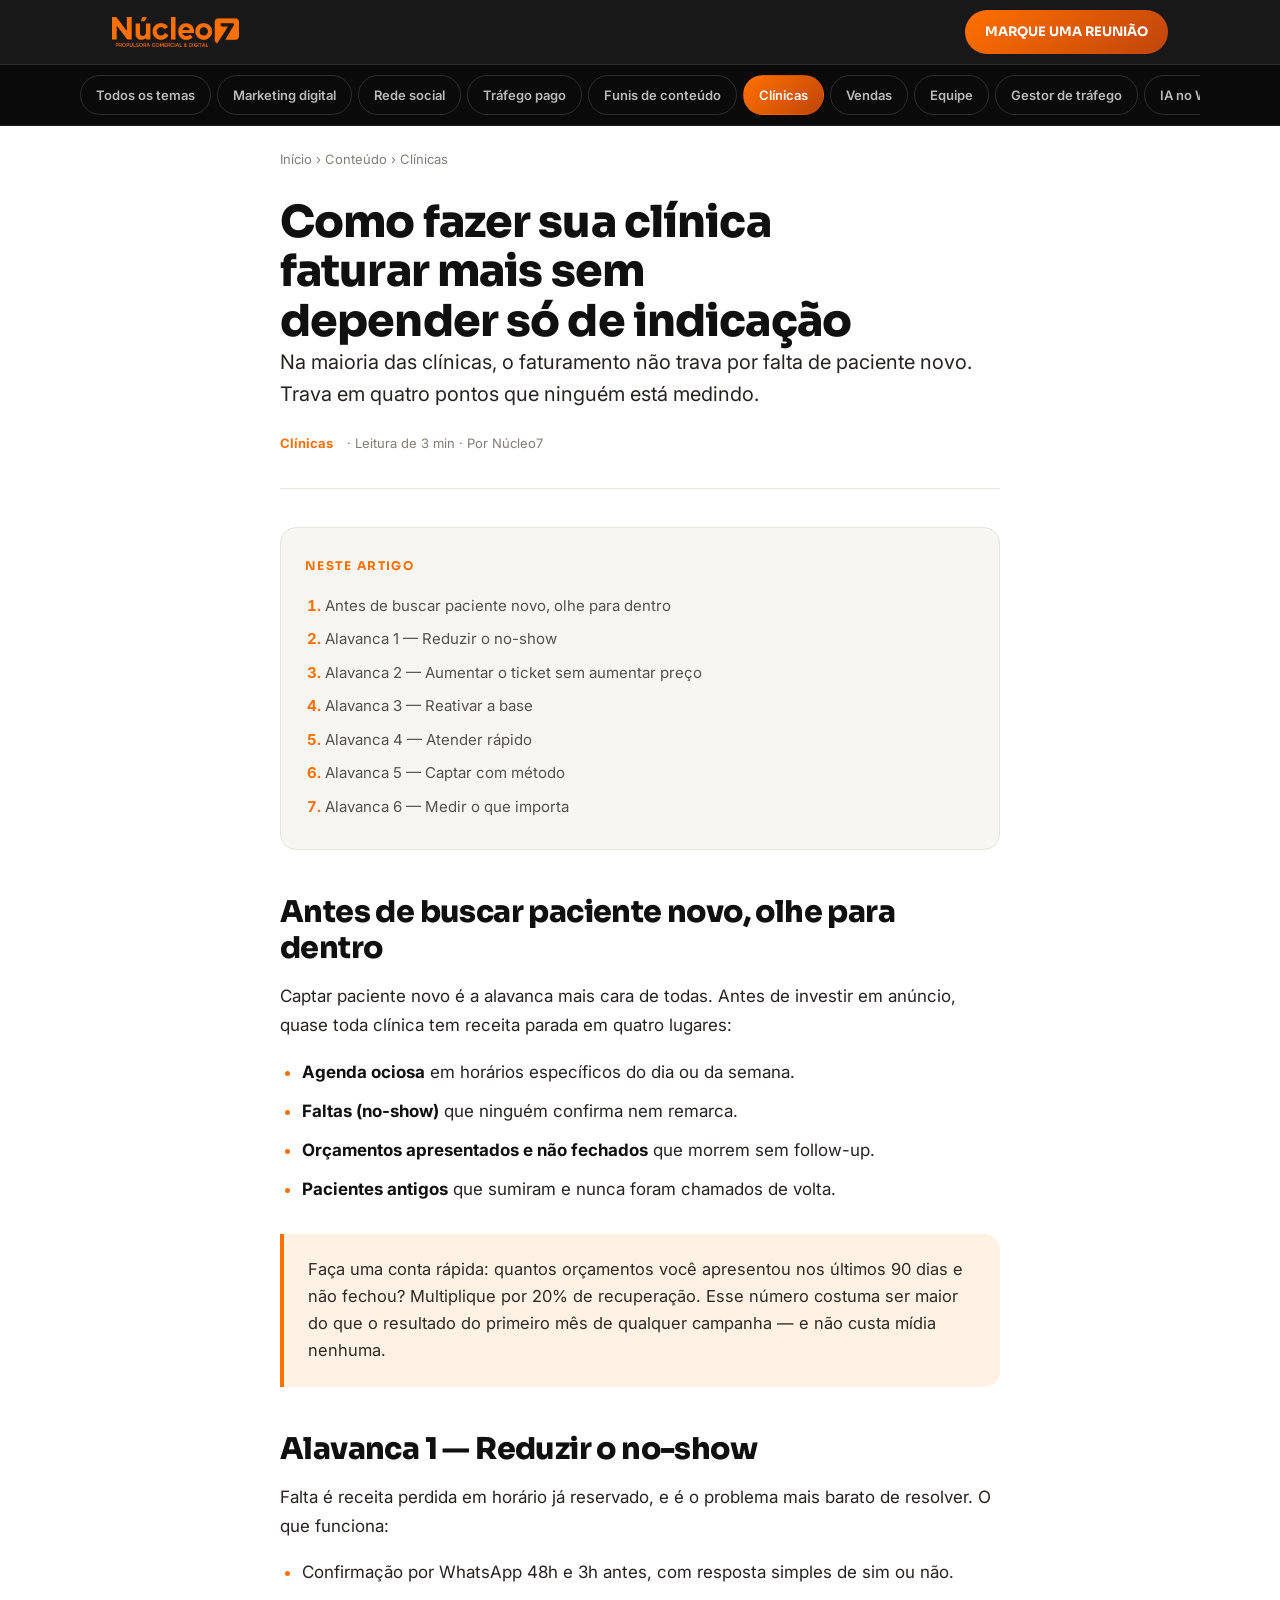
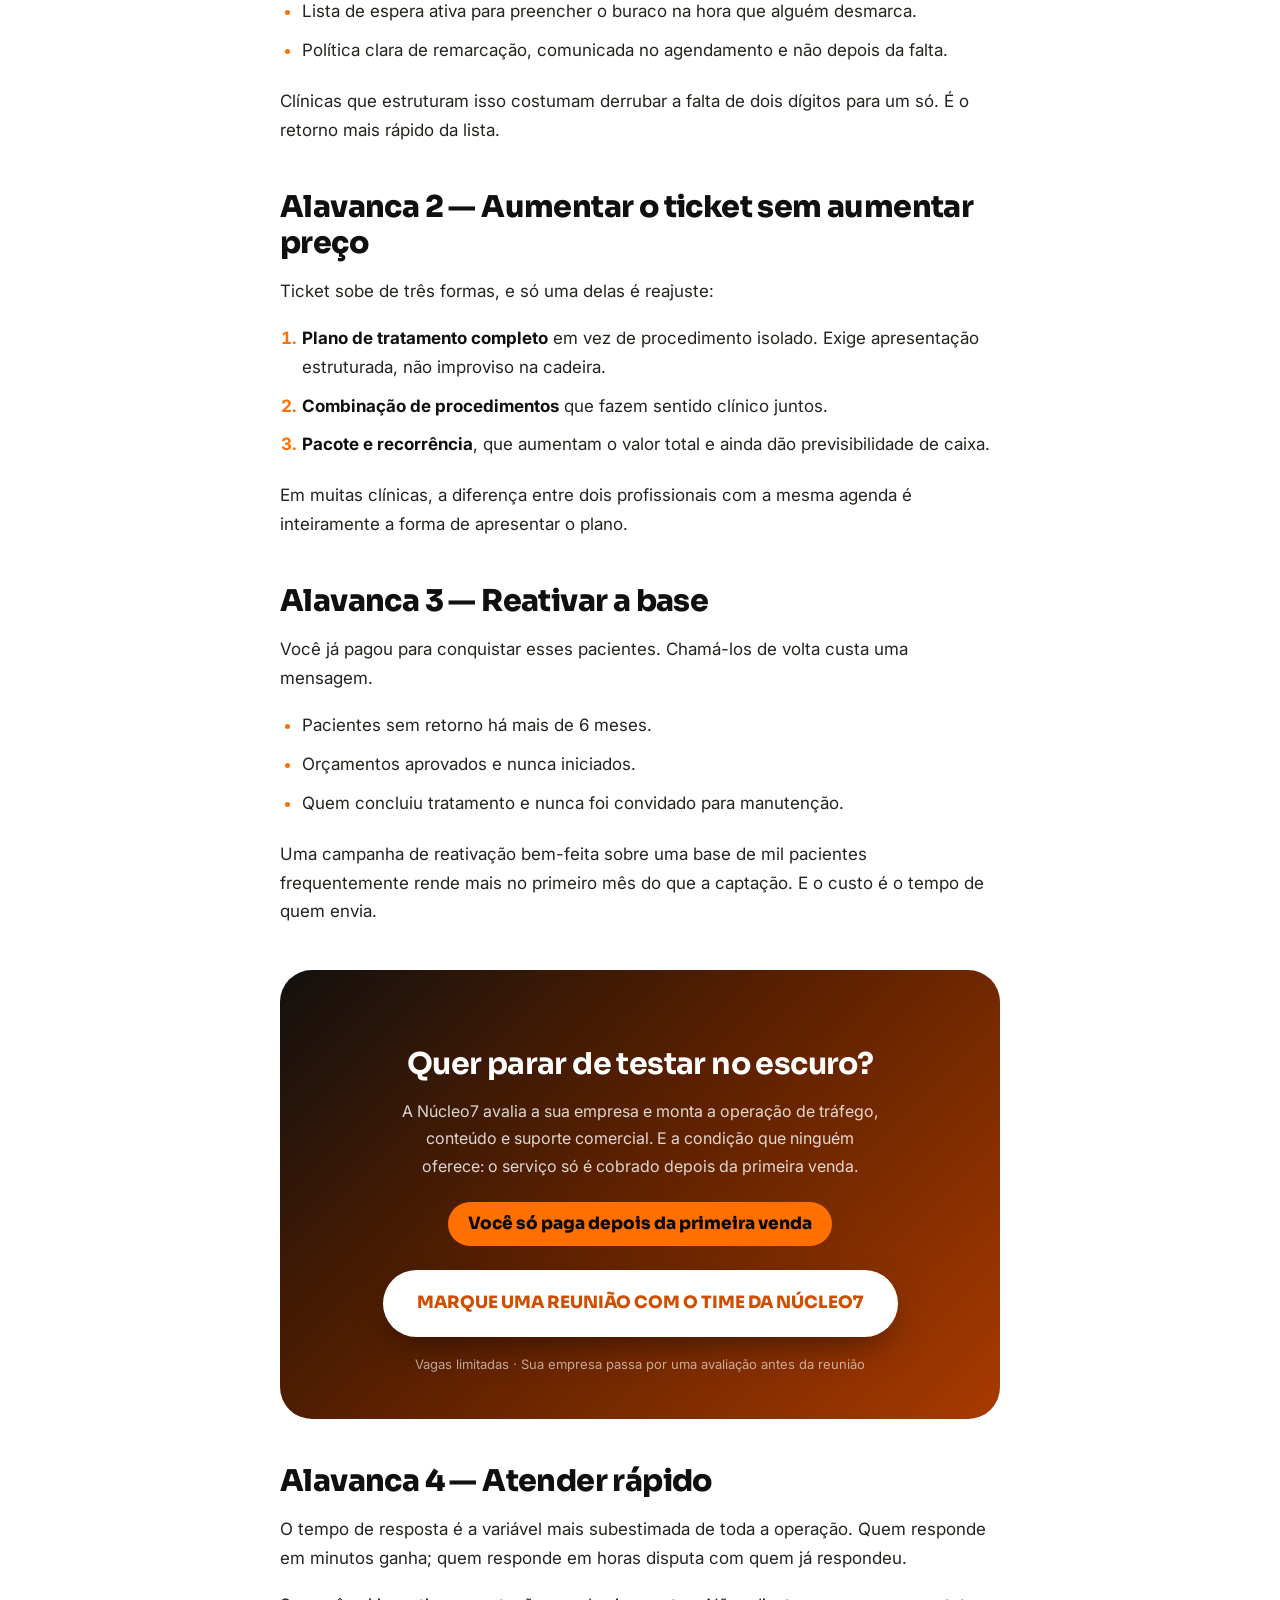
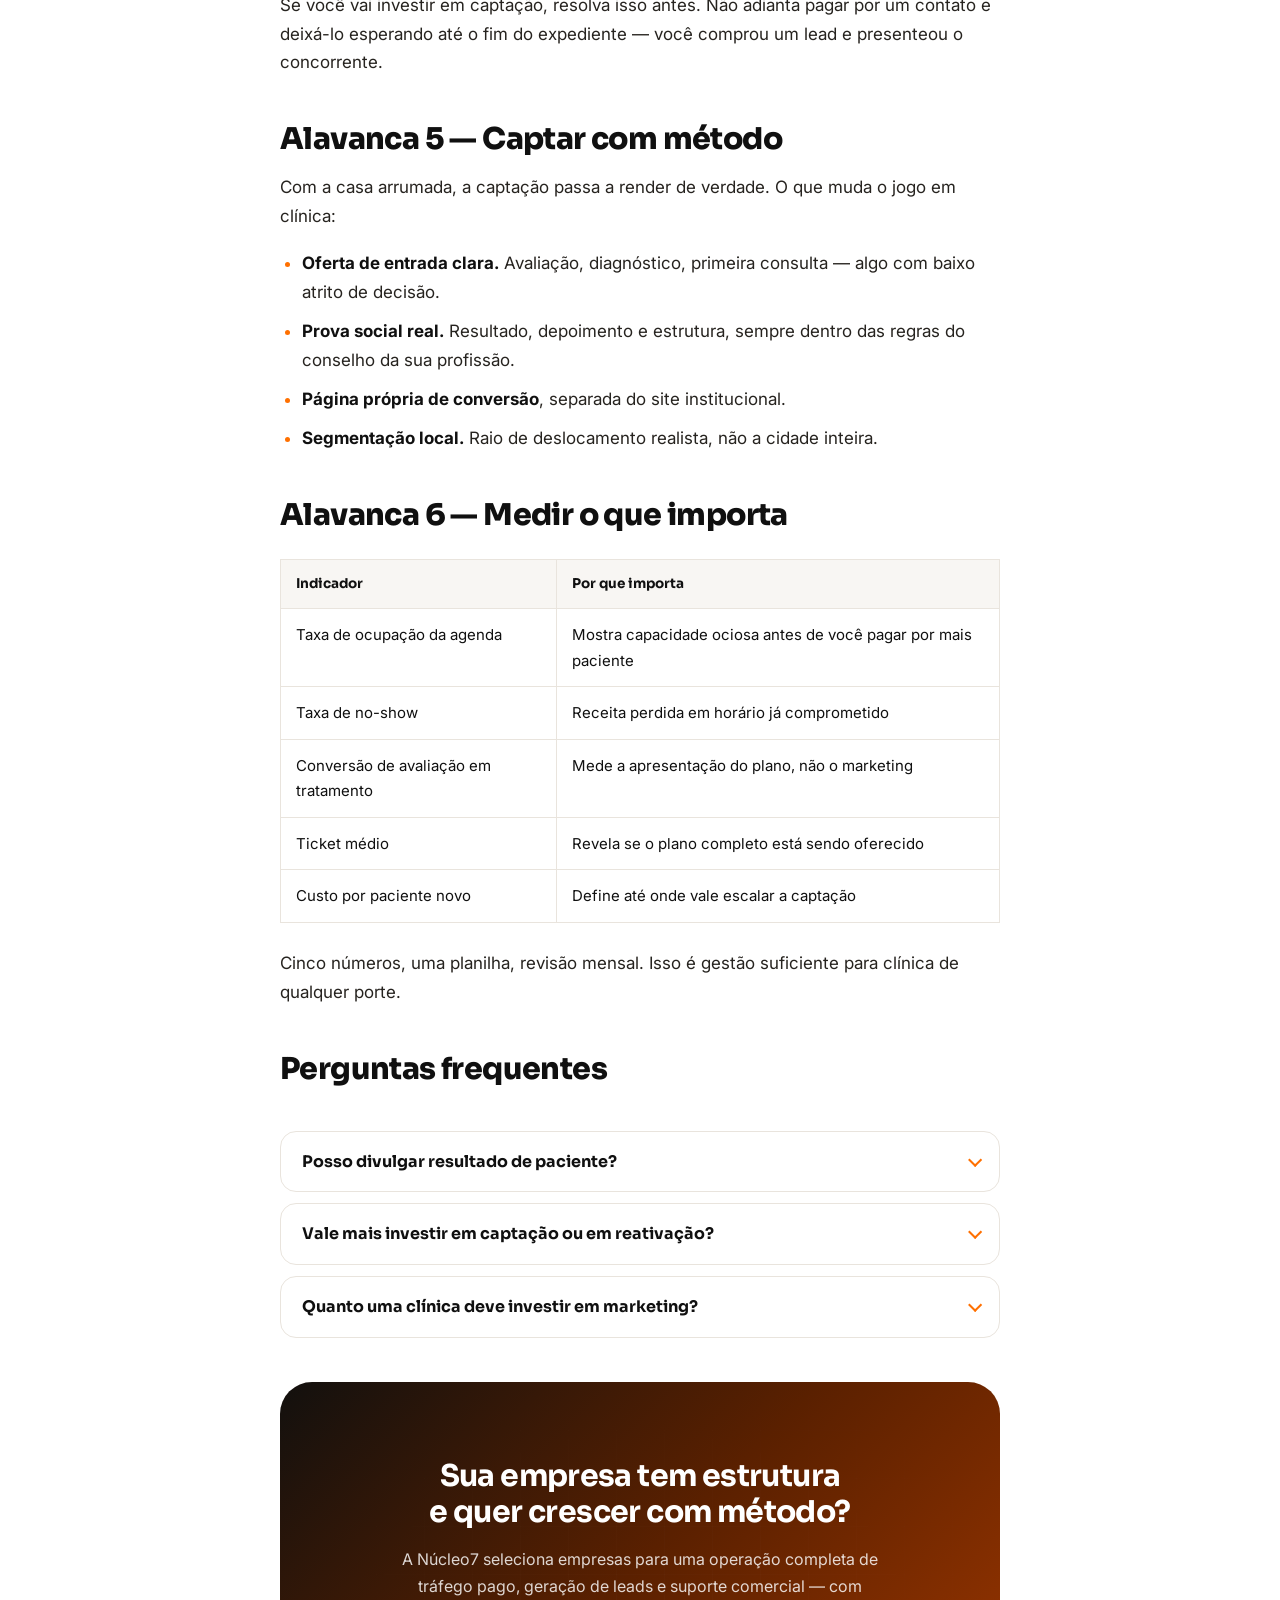
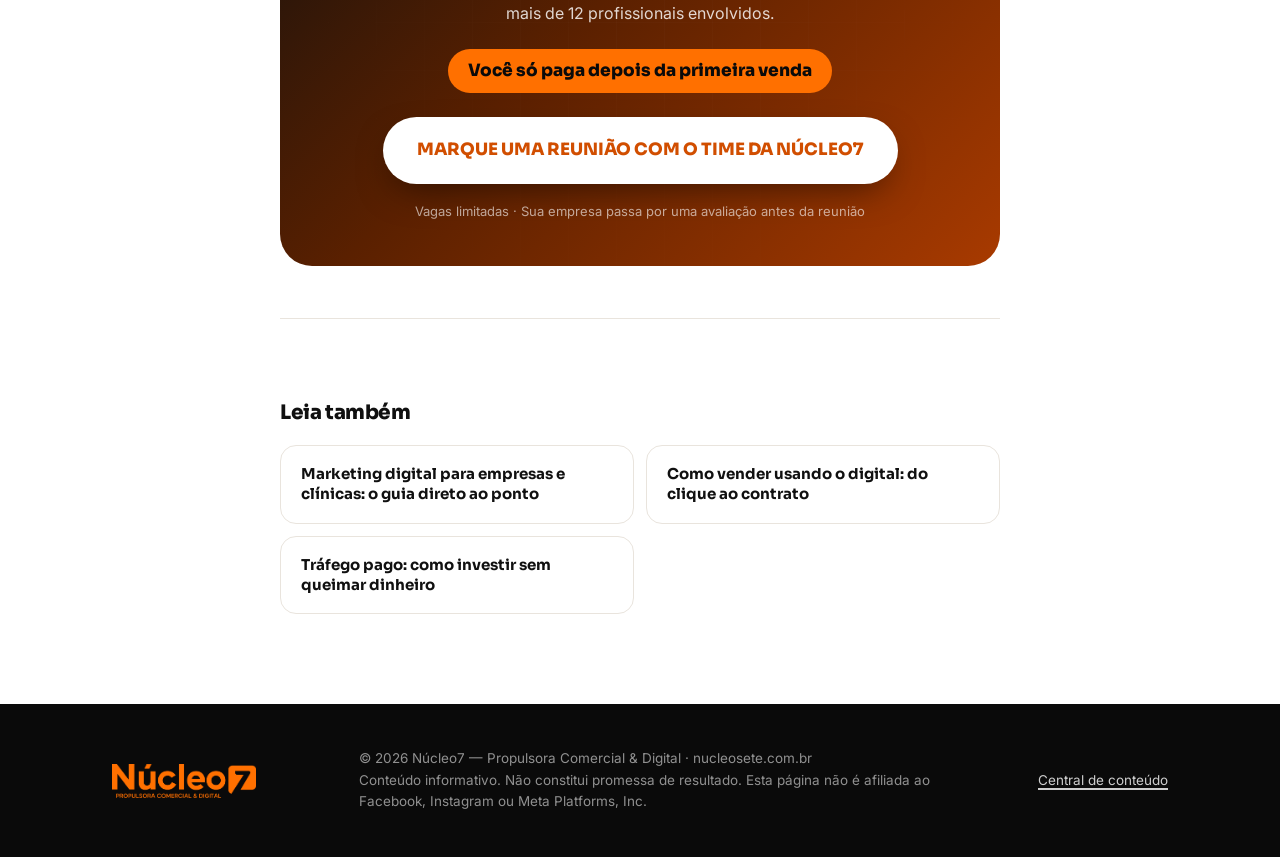
<file: conteudo/como-fazer-sua-clinica-faturar-mais.html>
<!DOCTYPE html>
<html lang="pt-BR">
<head>
<meta charset="UTF-8">
<meta name="viewport" content="width=device-width, initial-scale=1, viewport-fit=cover">
<meta name="theme-color" content="#0A0A0A">
<meta name="facebook-domain-verification" content="0egseyh3x0nnyvifl7hkaeydjd7gkp" />
<title>Como fazer sua clínica faturar mais: 6 alavancas práticas</title>
<meta name="description" content="Seis alavancas concretas para aumentar o faturamento de uma clínica — agenda, ticket, retorno, no-show, captação e atendimento — sem depender apenas de indicação.">
<meta name="keywords" content="como fazer clínica faturar mais, marketing para clínicas, gestão de clínica">
<meta name="robots" content="index, follow, max-image-preview:large">
<meta name="author" content="Núcleo7">
<link rel="canonical" href="https://nucleosete.com.br/conteudo/como-fazer-sua-clinica-faturar-mais.html">
<meta property="og:type" content="article">
<meta property="og:locale" content="pt_BR">
<meta property="og:site_name" content="Núcleo7">
<meta property="og:title" content="Como fazer sua clínica faturar mais: 6 alavancas práticas">
<meta property="og:description" content="Seis alavancas concretas para aumentar o faturamento de uma clínica — agenda, ticket, retorno, no-show, captação e atendimento — sem depender apenas de indicação.">
<meta property="og:url" content="https://nucleosete.com.br/conteudo/como-fazer-sua-clinica-faturar-mais.html">
<meta property="og:image" content="https://nucleosete.com.br/assets/og-image.png">
<meta name="twitter:card" content="summary_large_image">
<link rel="icon" href="../favicon.ico" sizes="any">
<link rel="icon" type="image/png" sizes="32x32" href="../assets/favicon-32.png">
<link rel="apple-touch-icon" href="../assets/apple-touch-icon.png">
<link rel="preconnect" href="https://fonts.googleapis.com">
<link rel="preconnect" href="https://fonts.gstatic.com" crossorigin>
<link href="https://fonts.googleapis.com/css2?family=Sora:wght@400;600;700;800&family=Inter:wght@400;500;600;700&display=swap" rel="stylesheet">
<link rel="stylesheet" href="estilo.css">
<script type="application/ld+json">
{"@context":"https://schema.org","@graph":[
 {"@type":"Article","headline":"Como fazer sua clínica faturar mais sem depender só de indicação","description":"Seis alavancas concretas para aumentar o faturamento de uma clínica — agenda, ticket, retorno, no-show, captação e atendimento — sem depender apenas de indicação.",
   "author":{"@type":"Organization","name":"Núcleo7","url":"https://nucleosete.com.br"},
   "publisher":{"@type":"Organization","name":"Núcleo7","logo":{"@type":"ImageObject","url":"https://nucleosete.com.br/assets/logo-nucleo7-laranja.png"}},
   "mainEntityOfPage":{"@type":"WebPage","@id":"https://nucleosete.com.br/conteudo/como-fazer-sua-clinica-faturar-mais.html"},
   "inLanguage":"pt-BR","image":"https://nucleosete.com.br/assets/og-image.png"},
 {"@type":"BreadcrumbList","itemListElement":[
   {"@type":"ListItem","position":1,"name":"Início","item":"https://nucleosete.com.br/"},
   {"@type":"ListItem","position":2,"name":"Conteúdo","item":"https://nucleosete.com.br/conteudo/"},
   {"@type":"ListItem","position":3,"name":"Clínicas","item":"https://nucleosete.com.br/conteudo/como-fazer-sua-clinica-faturar-mais.html"}]},
 {"@type":"FAQPage","mainEntity":[{"@type":"Question","name":"Posso divulgar resultado de paciente?","acceptedAnswer":{"@type":"Answer","text":"Depende do conselho da sua profissão, e as regras mudam entre categorias e ao longo do tempo. Antes de publicar antes e depois ou depoimento, confirme o que o seu conselho permite hoje. Prova social existe de outras formas, sempre dentro da norma."}},{"@type":"Question","name":"Vale mais investir em captação ou em reativação?","acceptedAnswer":{"@type":"Answer","text":"Comece pela reativação: é mais barata e o retorno aparece em dias. Captação entra depois, quando a agenda já está bem aproveitada e o atendimento dá conta do volume."}},{"@type":"Question","name":"Quanto uma clínica deve investir em marketing?","acceptedAnswer":{"@type":"Answer","text":"Uma faixa comum é de 3% a 8% do faturamento, variando com o objetivo de crescimento e a concorrência da região. O número importa menos do que a disciplina de medir o custo por paciente novo."}}]}
]}
</script>
</head>
<body>
<div class="leitura-prog" id="leitura-prog"></div>
<header class="top">
  <div class="wrap top__in">
    <a class="logo" href="../index.html" aria-label="Núcleo7"><img src="../assets/logo-nucleo7-laranja.png" alt="Núcleo7" width="1369" height="324"></a>
    <a class="top__cta" href="../index.html?utm_source=site&utm_medium=conteudo&utm_campaign=blog-nucleo7&utm_content=como-fazer-sua-clinica-faturar-mais&utm_term=header#formulario">MARQUE UMA REUNIÃO</a>
  </div>
</header>
<nav class="barra-cat" aria-label="Temas"><div class="wrap barra-cat__in"><a href="index.html">Todos os temas</a><a href="marketing-digital-para-empresas-e-clinicas.html">Marketing digital</a><a href="redes-sociais-para-empresas.html">Rede social</a><a href="trafego-pago-para-empresas.html">Tráfego pago</a><a href="funil-de-conteudo.html">Funis de conteúdo</a><a href="como-fazer-sua-clinica-faturar-mais.html" aria-current="page">Clínicas</a><a href="como-vender-usando-o-digital.html">Vendas</a><a href="equipe-de-marketing.html">Equipe</a><a href="gestor-de-trafego.html">Gestor de tráfego</a><a href="ia-para-atendimento-no-whatsapp.html">IA no WhatsApp</a><a href="ia-para-construir-estrategias.html">IA na estratégia</a><a href="whatsapp-bloqueado-como-resolver.html">WhatsApp</a><a href="como-disparar-mensagens-no-whatsapp.html">WhatsApp</a></div></nav>

<main class="wrap">
  <nav class="crumbs leitura" aria-label="Você está aqui">
    <a href="../index.html">Início</a> › <a href="index.html">Conteúdo</a> › Clínicas
  </nav>

  <article class="artigo leitura">
    <header class="artigo__cab">
      <h1>Como fazer sua clínica faturar mais sem depender só de indicação</h1>
      <p class="artigo__sub">Na maioria das clínicas, o faturamento não trava por falta de paciente novo. Trava em quatro pontos que ninguém está medindo.</p>
      <div class="artigo__meta"><b>Clínicas</b> · Leitura de 3 min · Por Núcleo7</div>
    </header>

    <div class="indice"><b>Neste artigo</b><ol><li><a href="#s1">Antes de buscar paciente novo, olhe para dentro</a></li><li><a href="#s2">Alavanca 1 — Reduzir o no-show</a></li><li><a href="#s3">Alavanca 2 — Aumentar o ticket sem aumentar preço</a></li><li><a href="#s4">Alavanca 3 — Reativar a base</a></li><li><a href="#s5">Alavanca 4 — Atender rápido</a></li><li><a href="#s6">Alavanca 5 — Captar com método</a></li><li><a href="#s7">Alavanca 6 — Medir o que importa</a></li></ol></div>

    <h2 id="s1">Antes de buscar paciente novo, olhe para dentro</h2><p>Captar paciente novo é a alavanca mais cara de todas. Antes de investir em anúncio, quase toda clínica tem receita parada em quatro lugares:</p><ul><li><strong>Agenda ociosa</strong> em horários específicos do dia ou da semana.</li><li><strong>Faltas (no-show)</strong> que ninguém confirma nem remarca.</li><li><strong>Orçamentos apresentados e não fechados</strong> que morrem sem follow-up.</li><li><strong>Pacientes antigos</strong> que sumiram e nunca foram chamados de volta.</li></ul><div class='destaque'>Faça uma conta rápida: quantos orçamentos você apresentou nos últimos 90 dias e não fechou? Multiplique por 20% de recuperação. Esse número costuma ser maior do que o resultado do primeiro mês de qualquer campanha — e não custa mídia nenhuma.</div><h2 id="s2">Alavanca 1 — Reduzir o no-show</h2><p>Falta é receita perdida em horário já reservado, e é o problema mais barato de resolver. O que funciona:</p><ul><li>Confirmação por WhatsApp 48h e 3h antes, com resposta simples de sim ou não.</li><li>Lista de espera ativa para preencher o buraco na hora que alguém desmarca.</li><li>Política clara de remarcação, comunicada no agendamento e não depois da falta.</li></ul><p>Clínicas que estruturam isso costumam derrubar a falta de dois dígitos para um só. É o retorno mais rápido da lista.</p><h2 id="s3">Alavanca 2 — Aumentar o ticket sem aumentar preço</h2><p>Ticket sobe de três formas, e só uma delas é reajuste:</p><ol><li><strong>Plano de tratamento completo</strong> em vez de procedimento isolado. Exige apresentação estruturada, não improviso na cadeira.</li><li><strong>Combinação de procedimentos</strong> que fazem sentido clínico juntos.</li><li><strong>Pacote e recorrência</strong>, que aumentam o valor total e ainda dão previsibilidade de caixa.</li></ol><p>Em muitas clínicas, a diferença entre dois profissionais com a mesma agenda é inteiramente a forma de apresentar o plano.</p><h2 id="s4">Alavanca 3 — Reativar a base</h2><p>Você já pagou para conquistar esses pacientes. Chamá-los de volta custa uma mensagem.</p><ul><li>Pacientes sem retorno há mais de 6 meses.</li><li>Orçamentos aprovados e nunca iniciados.</li><li>Quem concluiu tratamento e nunca foi convidado para manutenção.</li></ul><p>Uma campanha de reativação bem-feita sobre uma base de mil pacientes frequentemente rende mais no primeiro mês do que a captação. E o custo é o tempo de quem envia.</p>
<div class="cta-bloco">
  <h3>Quer parar de testar no escuro?</h3>
  <p>A Núcleo7 avalia a sua empresa e monta a operação de tráfego, conteúdo e suporte comercial. E a condição que ninguém oferece: o serviço só é cobrado depois da primeira venda.</p>
  <span class="garantia">Você só paga depois da primeira venda</span>
  <a class="btn" href="../index.html?utm_source=site&utm_medium=conteudo&utm_campaign=blog-nucleo7&utm_content=como-fazer-sua-clinica-faturar-mais&utm_term=meio-artigo#formulario" data-cta="meio-artigo">MARQUE UMA REUNIÃO COM O TIME DA NÚCLEO7</a>
  <small>Vagas limitadas · Sua empresa passa por uma avaliação antes da reunião</small>
</div><h2 id="s5">Alavanca 4 — Atender rápido</h2><p>O tempo de resposta é a variável mais subestimada de toda a operação. Quem responde em minutos ganha; quem responde em horas disputa com quem já respondeu.</p><p>Se você vai investir em captação, resolva isso antes. Não adianta pagar por um contato e deixá-lo esperando até o fim do expediente — você comprou um lead e presenteou o concorrente.</p><h2 id="s6">Alavanca 5 — Captar com método</h2><p>Com a casa arrumada, a captação passa a render de verdade. O que muda o jogo em clínica:</p><ul><li><strong>Oferta de entrada clara.</strong> Avaliação, diagnóstico, primeira consulta — algo com baixo atrito de decisão.</li><li><strong>Prova social real.</strong> Resultado, depoimento e estrutura, sempre dentro das regras do conselho da sua profissão.</li><li><strong>Página própria de conversão</strong>, separada do site institucional.</li><li><strong>Segmentação local.</strong> Raio de deslocamento realista, não a cidade inteira.</li></ul><h2 id="s7">Alavanca 6 — Medir o que importa</h2><table class='tabela'><tr><th>Indicador</th><th>Por que importa</th></tr><tr><td>Taxa de ocupação da agenda</td><td>Mostra capacidade ociosa antes de você pagar por mais paciente</td></tr><tr><td>Taxa de no-show</td><td>Receita perdida em horário já comprometido</td></tr><tr><td>Conversão de avaliação em tratamento</td><td>Mede a apresentação do plano, não o marketing</td></tr><tr><td>Ticket médio</td><td>Revela se o plano completo está sendo oferecido</td></tr><tr><td>Custo por paciente novo</td><td>Define até onde vale escalar a captação</td></tr></table><p>Cinco números, uma planilha, revisão mensal. Isso é gestão suficiente para clínica de qualquer porte.</p>

    <h2>Perguntas frequentes</h2>
    <div class="faq"><details class="q"><summary>Posso divulgar resultado de paciente?</summary><div class="a">Depende do conselho da sua profissão, e as regras mudam entre categorias e ao longo do tempo. Antes de publicar antes e depois ou depoimento, confirme o que o seu conselho permite hoje. Prova social existe de outras formas, sempre dentro da norma.</div></details><details class="q"><summary>Vale mais investir em captação ou em reativação?</summary><div class="a">Comece pela reativação: é mais barata e o retorno aparece em dias. Captação entra depois, quando a agenda já está bem aproveitada e o atendimento dá conta do volume.</div></details><details class="q"><summary>Quanto uma clínica deve investir em marketing?</summary><div class="a">Uma faixa comum é de 3% a 8% do faturamento, variando com o objetivo de crescimento e a concorrência da região. O número importa menos do que a disciplina de medir o custo por paciente novo.</div></details></div>

    
<div class="cta-bloco">
  <h3>Sua empresa tem estrutura e quer crescer com método?</h3>
  <p>A Núcleo7 seleciona empresas para uma operação completa de tráfego pago, geração de leads e suporte comercial — com mais de 12 profissionais envolvidos.</p>
  <span class="garantia">Você só paga depois da primeira venda</span>
  <a class="btn" href="../index.html?utm_source=site&utm_medium=conteudo&utm_campaign=blog-nucleo7&utm_content=como-fazer-sua-clinica-faturar-mais&utm_term=fim-artigo#formulario" data-cta="fim-artigo">MARQUE UMA REUNIÃO COM O TIME DA NÚCLEO7</a>
  <small>Vagas limitadas · Sua empresa passa por uma avaliação antes da reunião</small>
</div>

    <section class="relacionados">
      <h2>Leia também</h2>
      <div class="rel-lista"><a class="rel" href="marketing-digital-para-empresas-e-clinicas.html">Marketing digital para empresas e clínicas: o guia direto ao ponto</a><a class="rel" href="como-vender-usando-o-digital.html">Como vender usando o digital: do clique ao contrato</a><a class="rel" href="trafego-pago-para-empresas.html">Tráfego pago: como investir sem queimar dinheiro</a></div>
    </section>
  </article>
</main>

<footer class="rodape">
  <div class="wrap rodape__in">
    <a class="logo" href="../index.html"><img src="../assets/logo-nucleo7-laranja.png" alt="Núcleo7" width="1369" height="324" style="height:34px"></a>
    <p>
      © <span id="ano"></span> Núcleo7 — Propulsora Comercial &amp; Digital · nucleosete.com.br<br>
      Conteúdo informativo. Não constitui promessa de resultado.
      Esta página não é afiliada ao Facebook, Instagram ou Meta Platforms, Inc.
    </p>
    <a href="index.html">Central de conteúdo</a>
  </div>
</footer>
<script src="../config.js"></script>
<script src="../tracking.js"></script>
<script>
document.getElementById('ano').textContent = new Date().getFullYear();
(function(){
  var pb = document.getElementById('leitura-prog');
  if (pb) window.addEventListener('scroll', function(){
    var h = document.documentElement;
    var t = (h.scrollTop) / ((h.scrollHeight) - h.clientHeight);
    pb.style.width = Math.min(100, Math.max(0, t*100)) + '%';
  }, {passive:true});
  document.querySelectorAll('[data-cta]').forEach(function(el){
    el.addEventListener('click', function(){
      if (window.N7) N7.track('ClickCTA', { posicao: el.getAttribute('data-cta'), origem: 'conteudo' });
    });
  });
})();
</script>
</body>
</html>
</file>
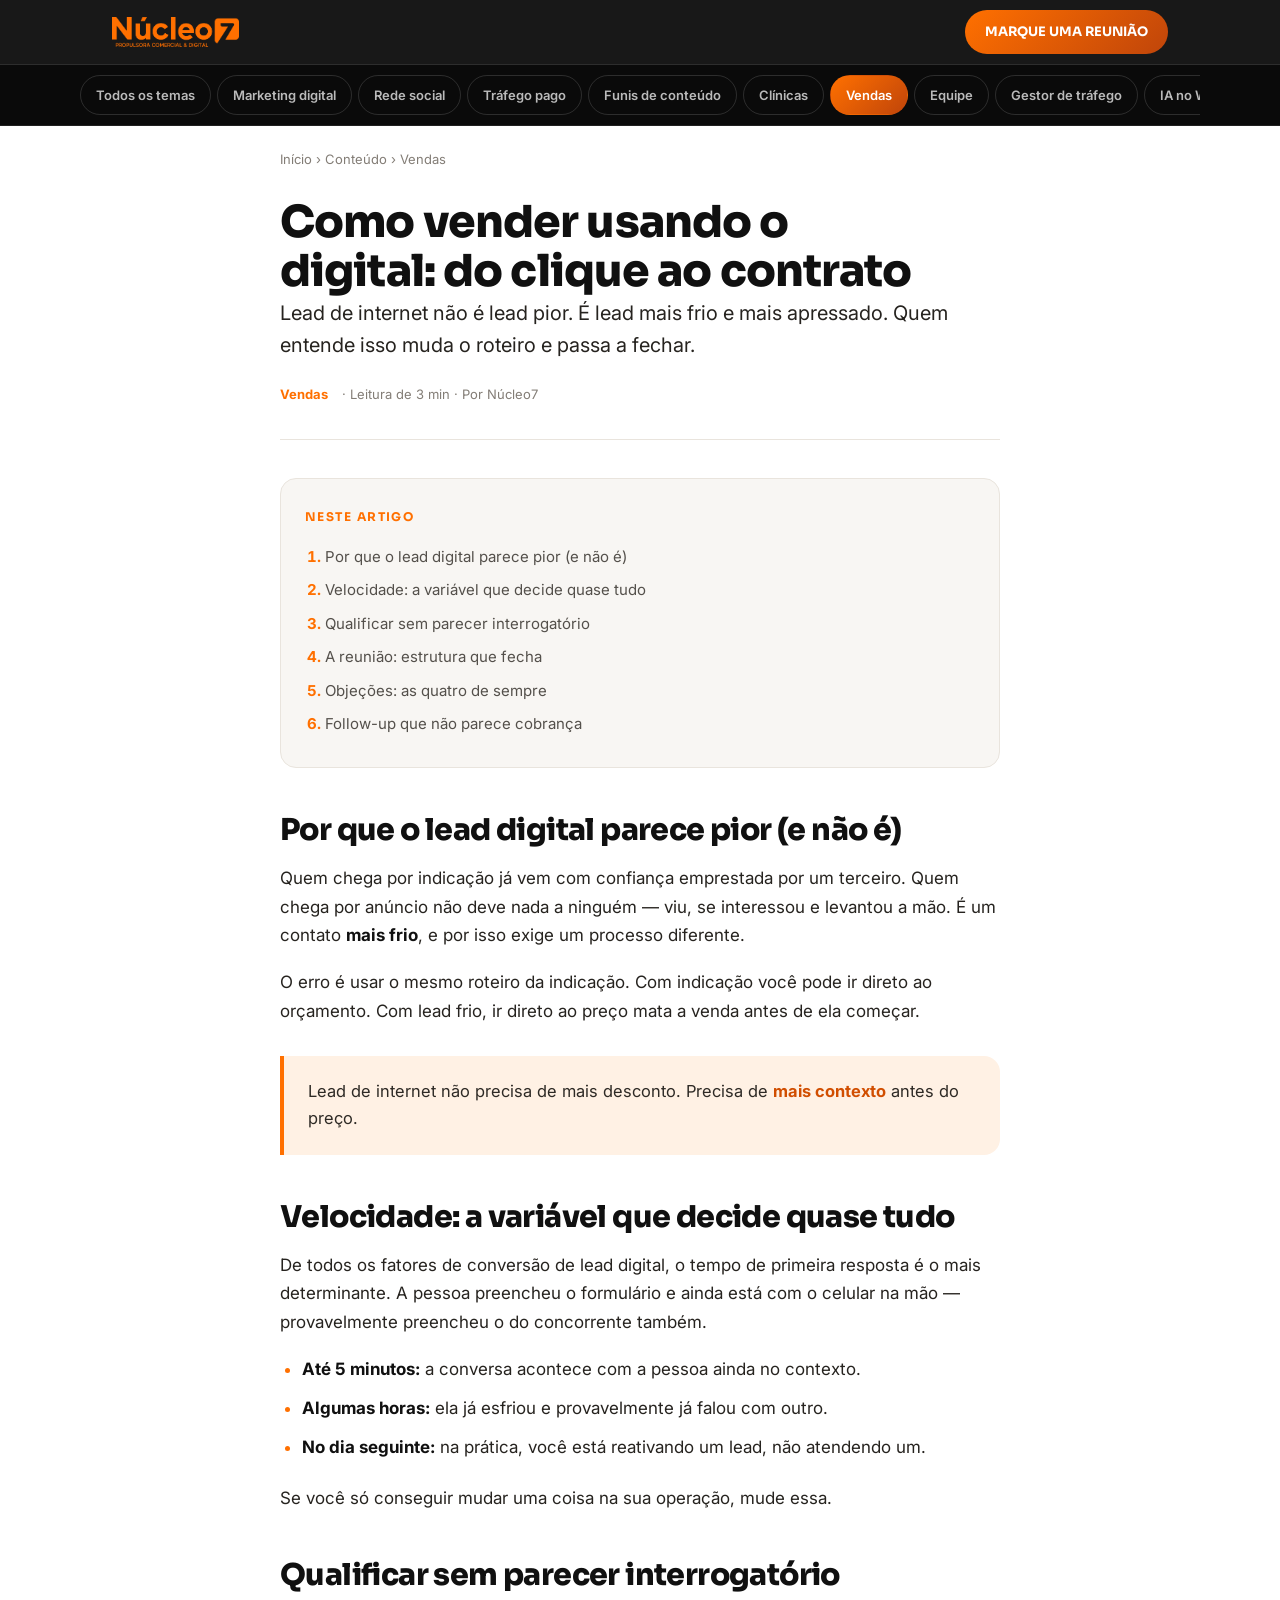
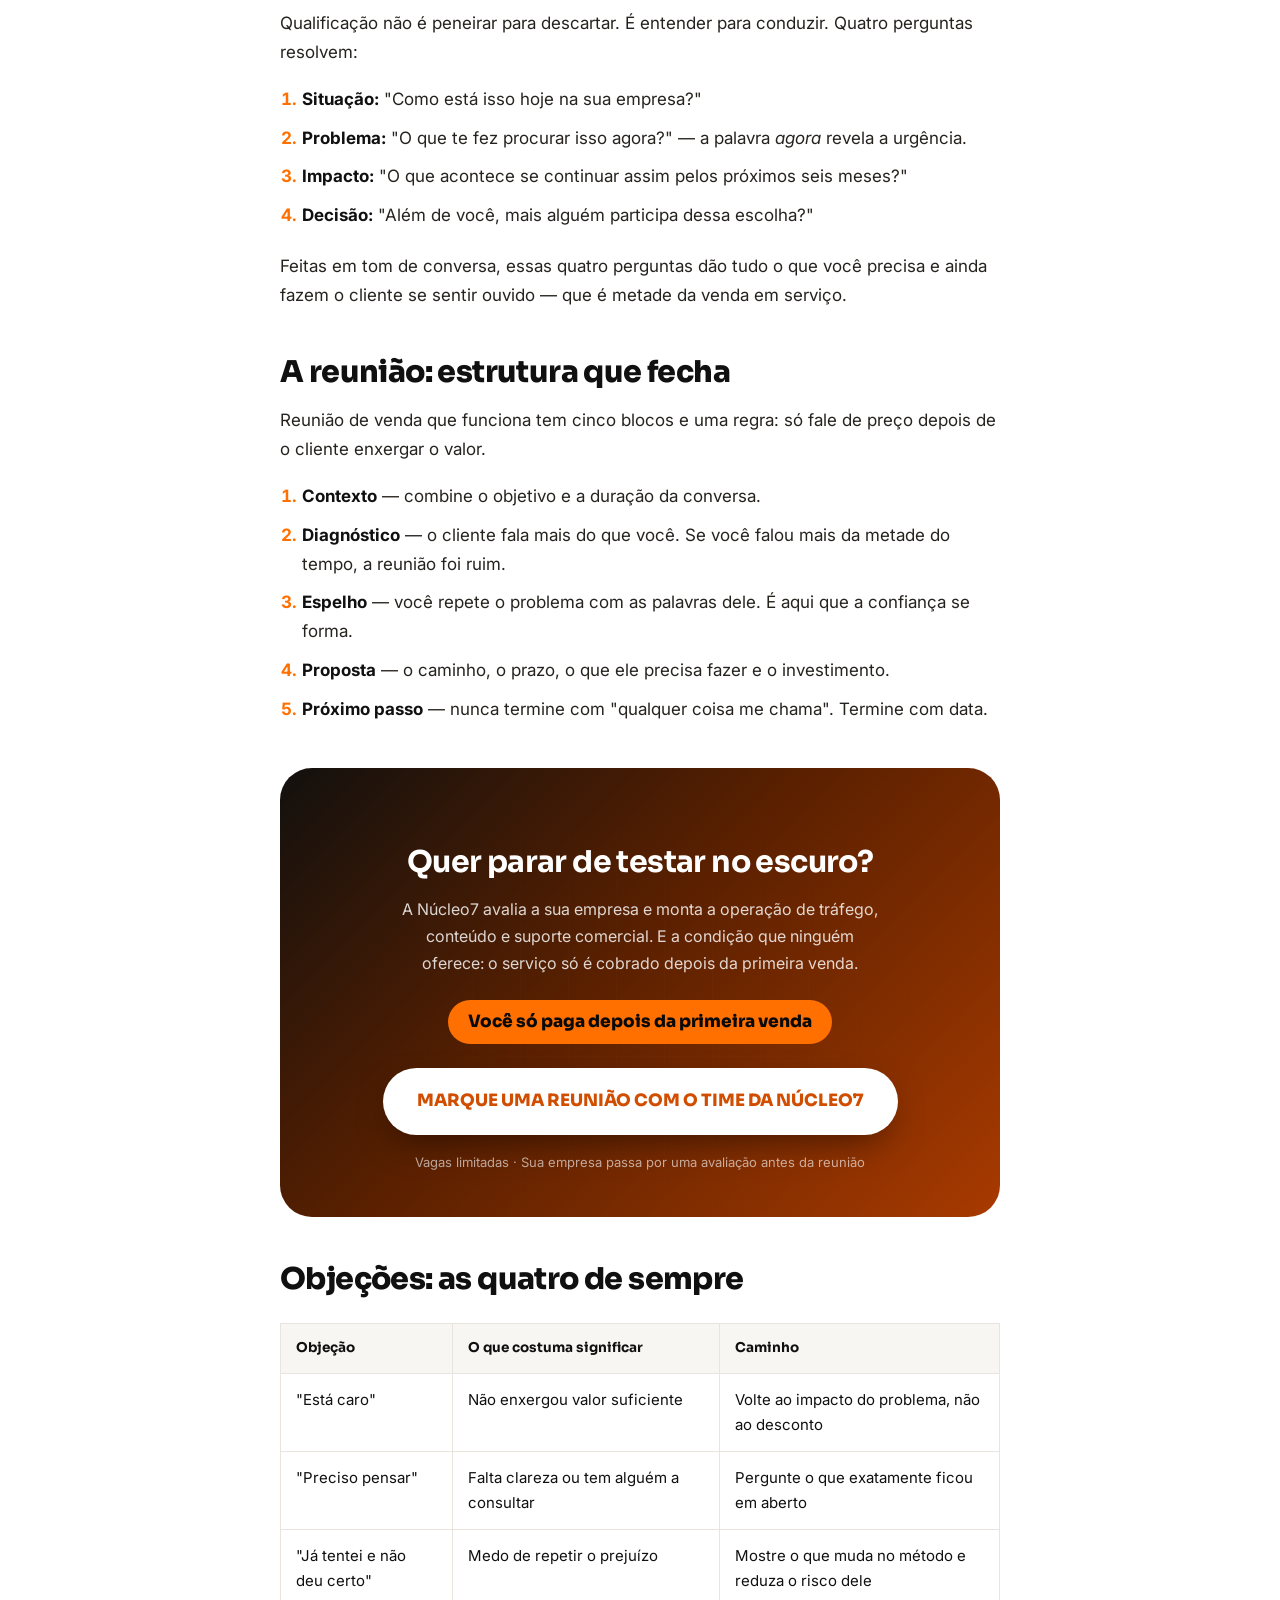
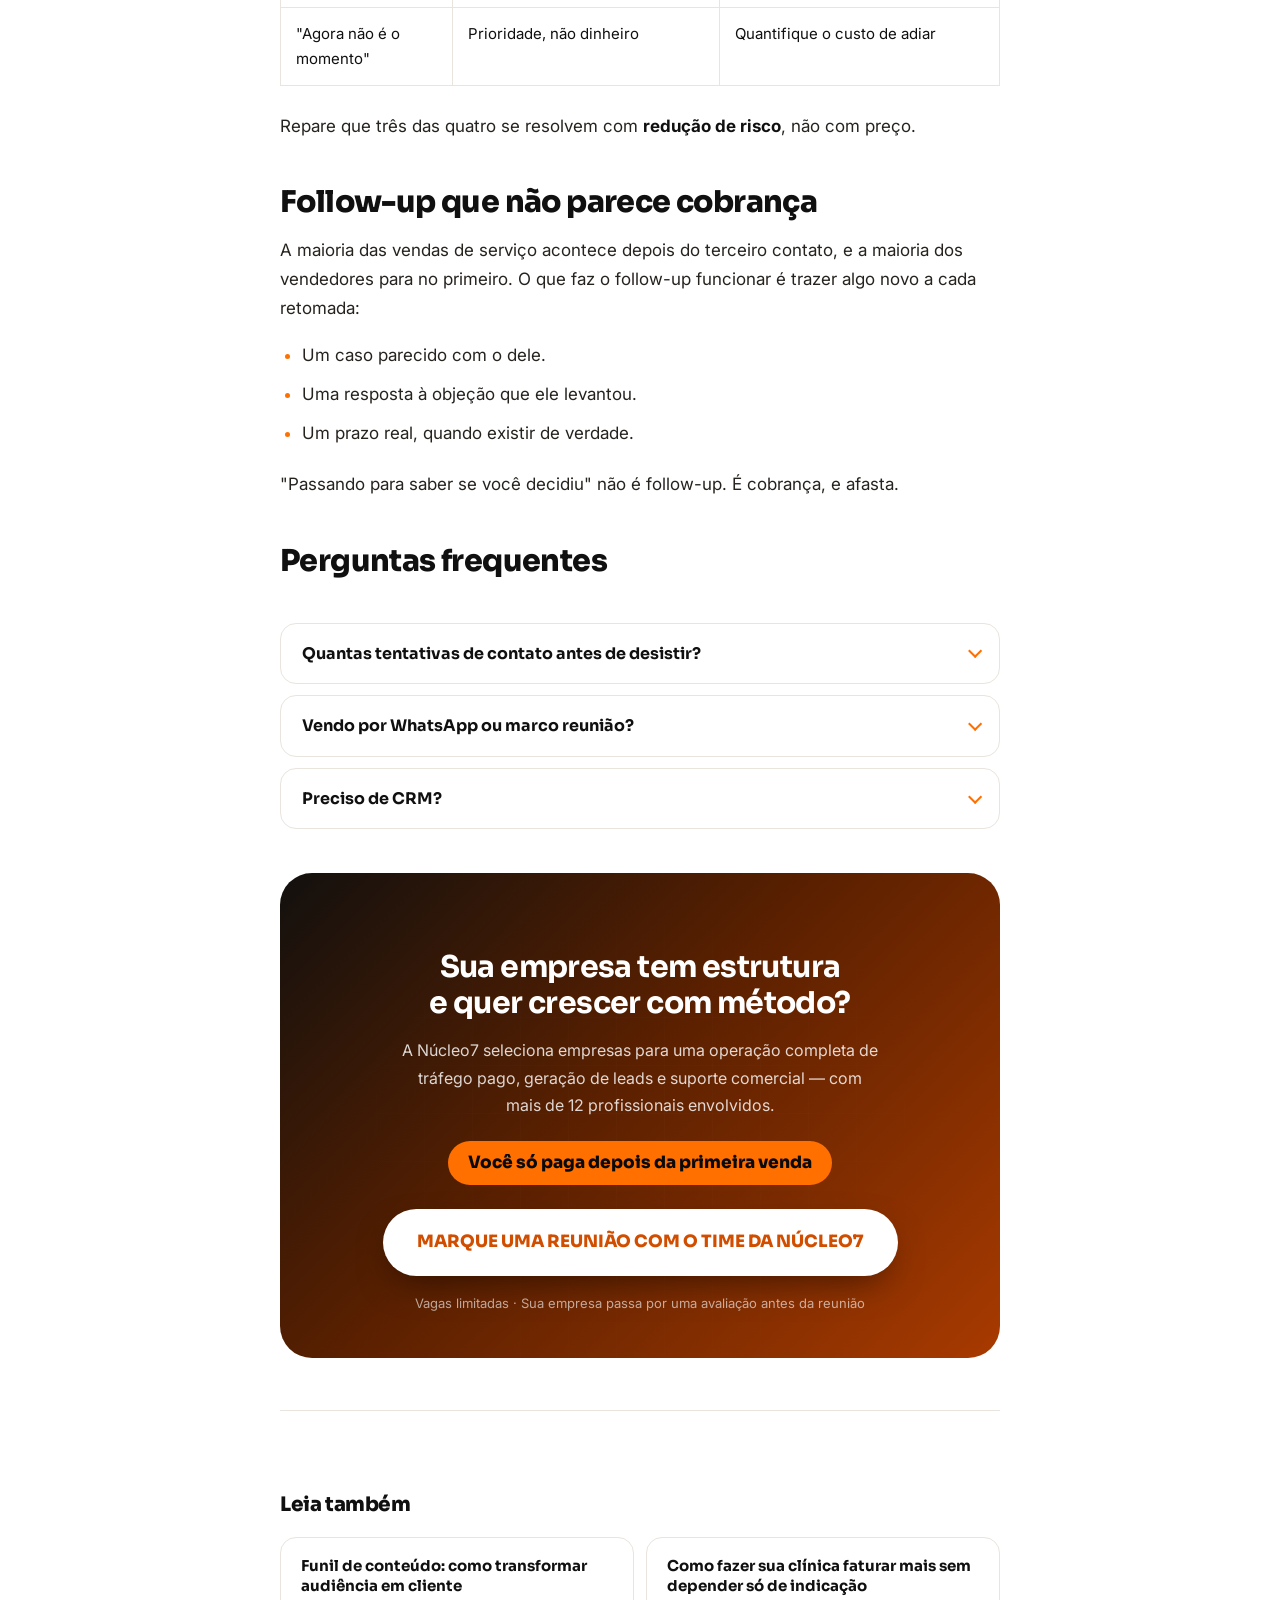
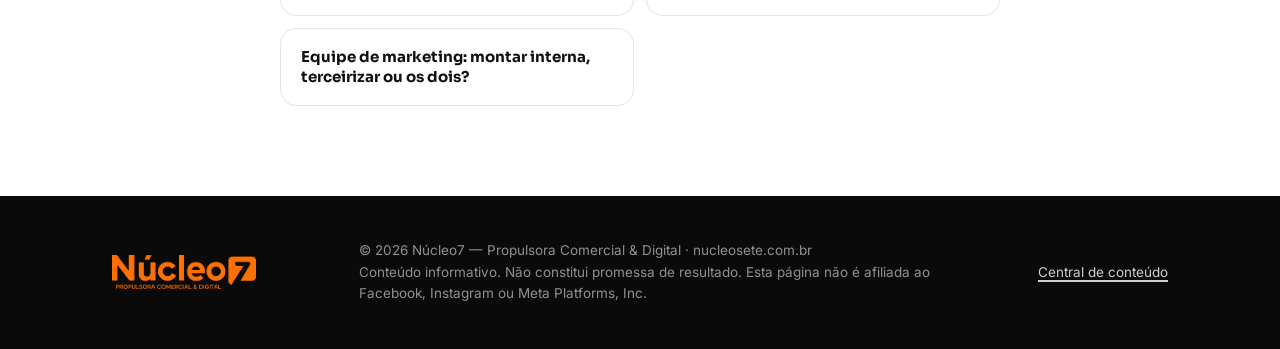
<file: conteudo/como-vender-usando-o-digital.html>
<!DOCTYPE html>
<html lang="pt-BR">
<head>
<meta charset="UTF-8">
<meta name="viewport" content="width=device-width, initial-scale=1, viewport-fit=cover">
<meta name="theme-color" content="#0A0A0A">
<meta name="facebook-domain-verification" content="0egseyh3x0nnyvifl7hkaeydjd7gkp" />
<title>Como vender usando o digital: do primeiro clique ao contrato</title>
<meta name="description" content="O processo comercial que transforma lead de internet em cliente: velocidade de resposta, qualificação, condução da reunião e follow-up que não parece insistência.">
<meta name="keywords" content="como vender pela internet, vendas digitais, converter leads em clientes">
<meta name="robots" content="index, follow, max-image-preview:large">
<meta name="author" content="Núcleo7">
<link rel="canonical" href="https://nucleosete.com.br/conteudo/como-vender-usando-o-digital.html">
<meta property="og:type" content="article">
<meta property="og:locale" content="pt_BR">
<meta property="og:site_name" content="Núcleo7">
<meta property="og:title" content="Como vender usando o digital: do primeiro clique ao contrato">
<meta property="og:description" content="O processo comercial que transforma lead de internet em cliente: velocidade de resposta, qualificação, condução da reunião e follow-up que não parece insistência.">
<meta property="og:url" content="https://nucleosete.com.br/conteudo/como-vender-usando-o-digital.html">
<meta property="og:image" content="https://nucleosete.com.br/assets/og-image.png">
<meta name="twitter:card" content="summary_large_image">
<link rel="icon" href="../favicon.ico" sizes="any">
<link rel="icon" type="image/png" sizes="32x32" href="../assets/favicon-32.png">
<link rel="apple-touch-icon" href="../assets/apple-touch-icon.png">
<link rel="preconnect" href="https://fonts.googleapis.com">
<link rel="preconnect" href="https://fonts.gstatic.com" crossorigin>
<link href="https://fonts.googleapis.com/css2?family=Sora:wght@400;600;700;800&family=Inter:wght@400;500;600;700&display=swap" rel="stylesheet">
<link rel="stylesheet" href="estilo.css">
<script type="application/ld+json">
{"@context":"https://schema.org","@graph":[
 {"@type":"Article","headline":"Como vender usando o digital: do clique ao contrato","description":"O processo comercial que transforma lead de internet em cliente: velocidade de resposta, qualificação, condução da reunião e follow-up que não parece insistência.",
   "author":{"@type":"Organization","name":"Núcleo7","url":"https://nucleosete.com.br"},
   "publisher":{"@type":"Organization","name":"Núcleo7","logo":{"@type":"ImageObject","url":"https://nucleosete.com.br/assets/logo-nucleo7-laranja.png"}},
   "mainEntityOfPage":{"@type":"WebPage","@id":"https://nucleosete.com.br/conteudo/como-vender-usando-o-digital.html"},
   "inLanguage":"pt-BR","image":"https://nucleosete.com.br/assets/og-image.png"},
 {"@type":"BreadcrumbList","itemListElement":[
   {"@type":"ListItem","position":1,"name":"Início","item":"https://nucleosete.com.br/"},
   {"@type":"ListItem","position":2,"name":"Conteúdo","item":"https://nucleosete.com.br/conteudo/"},
   {"@type":"ListItem","position":3,"name":"Vendas","item":"https://nucleosete.com.br/conteudo/como-vender-usando-o-digital.html"}]},
 {"@type":"FAQPage","mainEntity":[{"@type":"Question","name":"Quantas tentativas de contato antes de desistir?","acceptedAnswer":{"@type":"Answer","text":"De cinco a sete, distribuídas ao longo de duas a três semanas, alternando canais. A maioria desiste na segunda — e é exatamente aí que fica a venda que ninguém pegou."}},{"@type":"Question","name":"Vendo por WhatsApp ou marco reunião?","acceptedAnswer":{"@type":"Answer","text":"Ticket baixo pode fechar no WhatsApp. Ticket alto e venda consultiva pedem conversa por voz ou vídeo — é onde você consegue diagnosticar e criar confiança. Use o WhatsApp para agendar, não para vender."}},{"@type":"Question","name":"Preciso de CRM?","acceptedAnswer":{"@type":"Answer","text":"Se você recebe mais de dez contatos por mês, sim. Não precisa ser caro nem complexo: precisa mostrar quem está em qual etapa e quem não recebe contato há mais de três dias."}}]}
]}
</script>
</head>
<body>
<div class="leitura-prog" id="leitura-prog"></div>
<header class="top">
  <div class="wrap top__in">
    <a class="logo" href="../index.html" aria-label="Núcleo7"><img src="../assets/logo-nucleo7-laranja.png" alt="Núcleo7" width="1369" height="324"></a>
    <a class="top__cta" href="../index.html?utm_source=site&utm_medium=conteudo&utm_campaign=blog-nucleo7&utm_content=como-vender-usando-o-digital&utm_term=header#formulario">MARQUE UMA REUNIÃO</a>
  </div>
</header>
<nav class="barra-cat" aria-label="Temas"><div class="wrap barra-cat__in"><a href="index.html">Todos os temas</a><a href="marketing-digital-para-empresas-e-clinicas.html">Marketing digital</a><a href="redes-sociais-para-empresas.html">Rede social</a><a href="trafego-pago-para-empresas.html">Tráfego pago</a><a href="funil-de-conteudo.html">Funis de conteúdo</a><a href="como-fazer-sua-clinica-faturar-mais.html">Clínicas</a><a href="como-vender-usando-o-digital.html" aria-current="page">Vendas</a><a href="equipe-de-marketing.html">Equipe</a><a href="gestor-de-trafego.html">Gestor de tráfego</a><a href="ia-para-atendimento-no-whatsapp.html">IA no WhatsApp</a><a href="ia-para-construir-estrategias.html">IA na estratégia</a><a href="whatsapp-bloqueado-como-resolver.html">WhatsApp</a><a href="como-disparar-mensagens-no-whatsapp.html">WhatsApp</a></div></nav>

<main class="wrap">
  <nav class="crumbs leitura" aria-label="Você está aqui">
    <a href="../index.html">Início</a> › <a href="index.html">Conteúdo</a> › Vendas
  </nav>

  <article class="artigo leitura">
    <header class="artigo__cab">
      <h1>Como vender usando o digital: do clique ao contrato</h1>
      <p class="artigo__sub">Lead de internet não é lead pior. É lead mais frio e mais apressado. Quem entende isso muda o roteiro e passa a fechar.</p>
      <div class="artigo__meta"><b>Vendas</b> · Leitura de 3 min · Por Núcleo7</div>
    </header>

    <div class="indice"><b>Neste artigo</b><ol><li><a href="#s1">Por que o lead digital parece pior (e não é)</a></li><li><a href="#s2">Velocidade: a variável que decide quase tudo</a></li><li><a href="#s3">Qualificar sem parecer interrogatório</a></li><li><a href="#s4">A reunião: estrutura que fecha</a></li><li><a href="#s5">Objeções: as quatro de sempre</a></li><li><a href="#s6">Follow-up que não parece cobrança</a></li></ol></div>

    <h2 id="s1">Por que o lead digital parece pior (e não é)</h2><p>Quem chega por indicação já vem com confiança emprestada por um terceiro. Quem chega por anúncio não deve nada a ninguém — viu, se interessou e levantou a mão. É um contato <strong>mais frio</strong>, e por isso exige um processo diferente.</p><p>O erro é usar o mesmo roteiro da indicação. Com indicação você pode ir direto ao orçamento. Com lead frio, ir direto ao preço mata a venda antes de ela começar.</p><div class='destaque'>Lead de internet não precisa de mais desconto. Precisa de <strong>mais contexto</strong> antes do preço.</div><h2 id="s2">Velocidade: a variável que decide quase tudo</h2><p>De todos os fatores de conversão de lead digital, o tempo de primeira resposta é o mais determinante. A pessoa preencheu o formulário e ainda está com o celular na mão — provavelmente preencheu o do concorrente também.</p><ul><li><strong>Até 5 minutos:</strong> a conversa acontece com a pessoa ainda no contexto.</li><li><strong>Algumas horas:</strong> ela já esfriou e provavelmente já falou com outro.</li><li><strong>No dia seguinte:</strong> na prática, você está reativando um lead, não atendendo um.</li></ul><p>Se você só conseguir mudar uma coisa na sua operação, mude essa.</p><h2 id="s3">Qualificar sem parecer interrogatório</h2><p>Qualificação não é peneirar para descartar. É entender para conduzir. Quatro perguntas resolvem:</p><ol><li><strong>Situação:</strong> "Como está isso hoje na sua empresa?"</li><li><strong>Problema:</strong> "O que te fez procurar isso agora?" — a palavra <em>agora</em> revela a urgência.</li><li><strong>Impacto:</strong> "O que acontece se continuar assim pelos próximos seis meses?"</li><li><strong>Decisão:</strong> "Além de você, mais alguém participa dessa escolha?"</li></ol><p>Feitas em tom de conversa, essas quatro perguntas dão tudo o que você precisa e ainda fazem o cliente se sentir ouvido — que é metade da venda em serviço.</p><h2 id="s4">A reunião: estrutura que fecha</h2><p>Reunião de venda que funciona tem cinco blocos e uma regra: só fale de preço depois de o cliente enxergar o valor.</p><ol><li><strong>Contexto</strong> — combine o objetivo e a duração da conversa.</li><li><strong>Diagnóstico</strong> — o cliente fala mais do que você. Se você falou mais da metade do tempo, a reunião foi ruim.</li><li><strong>Espelho</strong> — você repete o problema com as palavras dele. É aqui que a confiança se forma.</li><li><strong>Proposta</strong> — o caminho, o prazo, o que ele precisa fazer e o investimento.</li><li><strong>Próximo passo</strong> — nunca termine com "qualquer coisa me chama". Termine com data.</li></ol>
<div class="cta-bloco">
  <h3>Quer parar de testar no escuro?</h3>
  <p>A Núcleo7 avalia a sua empresa e monta a operação de tráfego, conteúdo e suporte comercial. E a condição que ninguém oferece: o serviço só é cobrado depois da primeira venda.</p>
  <span class="garantia">Você só paga depois da primeira venda</span>
  <a class="btn" href="../index.html?utm_source=site&utm_medium=conteudo&utm_campaign=blog-nucleo7&utm_content=como-vender-usando-o-digital&utm_term=meio-artigo#formulario" data-cta="meio-artigo">MARQUE UMA REUNIÃO COM O TIME DA NÚCLEO7</a>
  <small>Vagas limitadas · Sua empresa passa por uma avaliação antes da reunião</small>
</div><h2 id="s5">Objeções: as quatro de sempre</h2><table class='tabela'><tr><th>Objeção</th><th>O que costuma significar</th><th>Caminho</th></tr><tr><td>"Está caro"</td><td>Não enxergou valor suficiente</td><td>Volte ao impacto do problema, não ao desconto</td></tr><tr><td>"Preciso pensar"</td><td>Falta clareza ou tem alguém a consultar</td><td>Pergunte o que exatamente ficou em aberto</td></tr><tr><td>"Já tentei e não deu certo"</td><td>Medo de repetir o prejuízo</td><td>Mostre o que muda no método e reduza o risco dele</td></tr><tr><td>"Agora não é o momento"</td><td>Prioridade, não dinheiro</td><td>Quantifique o custo de adiar</td></tr></table><p>Repare que três das quatro se resolvem com <strong>redução de risco</strong>, não com preço.</p><h2 id="s6">Follow-up que não parece cobrança</h2><p>A maioria das vendas de serviço acontece depois do terceiro contato, e a maioria dos vendedores para no primeiro. O que faz o follow-up funcionar é trazer algo novo a cada retomada:</p><ul><li>Um caso parecido com o dele.</li><li>Uma resposta à objeção que ele levantou.</li><li>Um prazo real, quando existir de verdade.</li></ul><p>"Passando para saber se você decidiu" não é follow-up. É cobrança, e afasta.</p>

    <h2>Perguntas frequentes</h2>
    <div class="faq"><details class="q"><summary>Quantas tentativas de contato antes de desistir?</summary><div class="a">De cinco a sete, distribuídas ao longo de duas a três semanas, alternando canais. A maioria desiste na segunda — e é exatamente aí que fica a venda que ninguém pegou.</div></details><details class="q"><summary>Vendo por WhatsApp ou marco reunião?</summary><div class="a">Ticket baixo pode fechar no WhatsApp. Ticket alto e venda consultiva pedem conversa por voz ou vídeo — é onde você consegue diagnosticar e criar confiança. Use o WhatsApp para agendar, não para vender.</div></details><details class="q"><summary>Preciso de CRM?</summary><div class="a">Se você recebe mais de dez contatos por mês, sim. Não precisa ser caro nem complexo: precisa mostrar quem está em qual etapa e quem não recebe contato há mais de três dias.</div></details></div>

    
<div class="cta-bloco">
  <h3>Sua empresa tem estrutura e quer crescer com método?</h3>
  <p>A Núcleo7 seleciona empresas para uma operação completa de tráfego pago, geração de leads e suporte comercial — com mais de 12 profissionais envolvidos.</p>
  <span class="garantia">Você só paga depois da primeira venda</span>
  <a class="btn" href="../index.html?utm_source=site&utm_medium=conteudo&utm_campaign=blog-nucleo7&utm_content=como-vender-usando-o-digital&utm_term=fim-artigo#formulario" data-cta="fim-artigo">MARQUE UMA REUNIÃO COM O TIME DA NÚCLEO7</a>
  <small>Vagas limitadas · Sua empresa passa por uma avaliação antes da reunião</small>
</div>

    <section class="relacionados">
      <h2>Leia também</h2>
      <div class="rel-lista"><a class="rel" href="funil-de-conteudo.html">Funil de conteúdo: como transformar audiência em cliente</a><a class="rel" href="como-fazer-sua-clinica-faturar-mais.html">Como fazer sua clínica faturar mais sem depender só de indicação</a><a class="rel" href="equipe-de-marketing.html">Equipe de marketing: montar interna, terceirizar ou os dois?</a></div>
    </section>
  </article>
</main>

<footer class="rodape">
  <div class="wrap rodape__in">
    <a class="logo" href="../index.html"><img src="../assets/logo-nucleo7-laranja.png" alt="Núcleo7" width="1369" height="324" style="height:34px"></a>
    <p>
      © <span id="ano"></span> Núcleo7 — Propulsora Comercial &amp; Digital · nucleosete.com.br<br>
      Conteúdo informativo. Não constitui promessa de resultado.
      Esta página não é afiliada ao Facebook, Instagram ou Meta Platforms, Inc.
    </p>
    <a href="index.html">Central de conteúdo</a>
  </div>
</footer>
<script src="../config.js"></script>
<script src="../tracking.js"></script>
<script>
document.getElementById('ano').textContent = new Date().getFullYear();
(function(){
  var pb = document.getElementById('leitura-prog');
  if (pb) window.addEventListener('scroll', function(){
    var h = document.documentElement;
    var t = (h.scrollTop) / ((h.scrollHeight) - h.clientHeight);
    pb.style.width = Math.min(100, Math.max(0, t*100)) + '%';
  }, {passive:true});
  document.querySelectorAll('[data-cta]').forEach(function(el){
    el.addEventListener('click', function(){
      if (window.N7) N7.track('ClickCTA', { posicao: el.getAttribute('data-cta'), origem: 'conteudo' });
    });
  });
})();
</script>
</body>
</html>
</file>
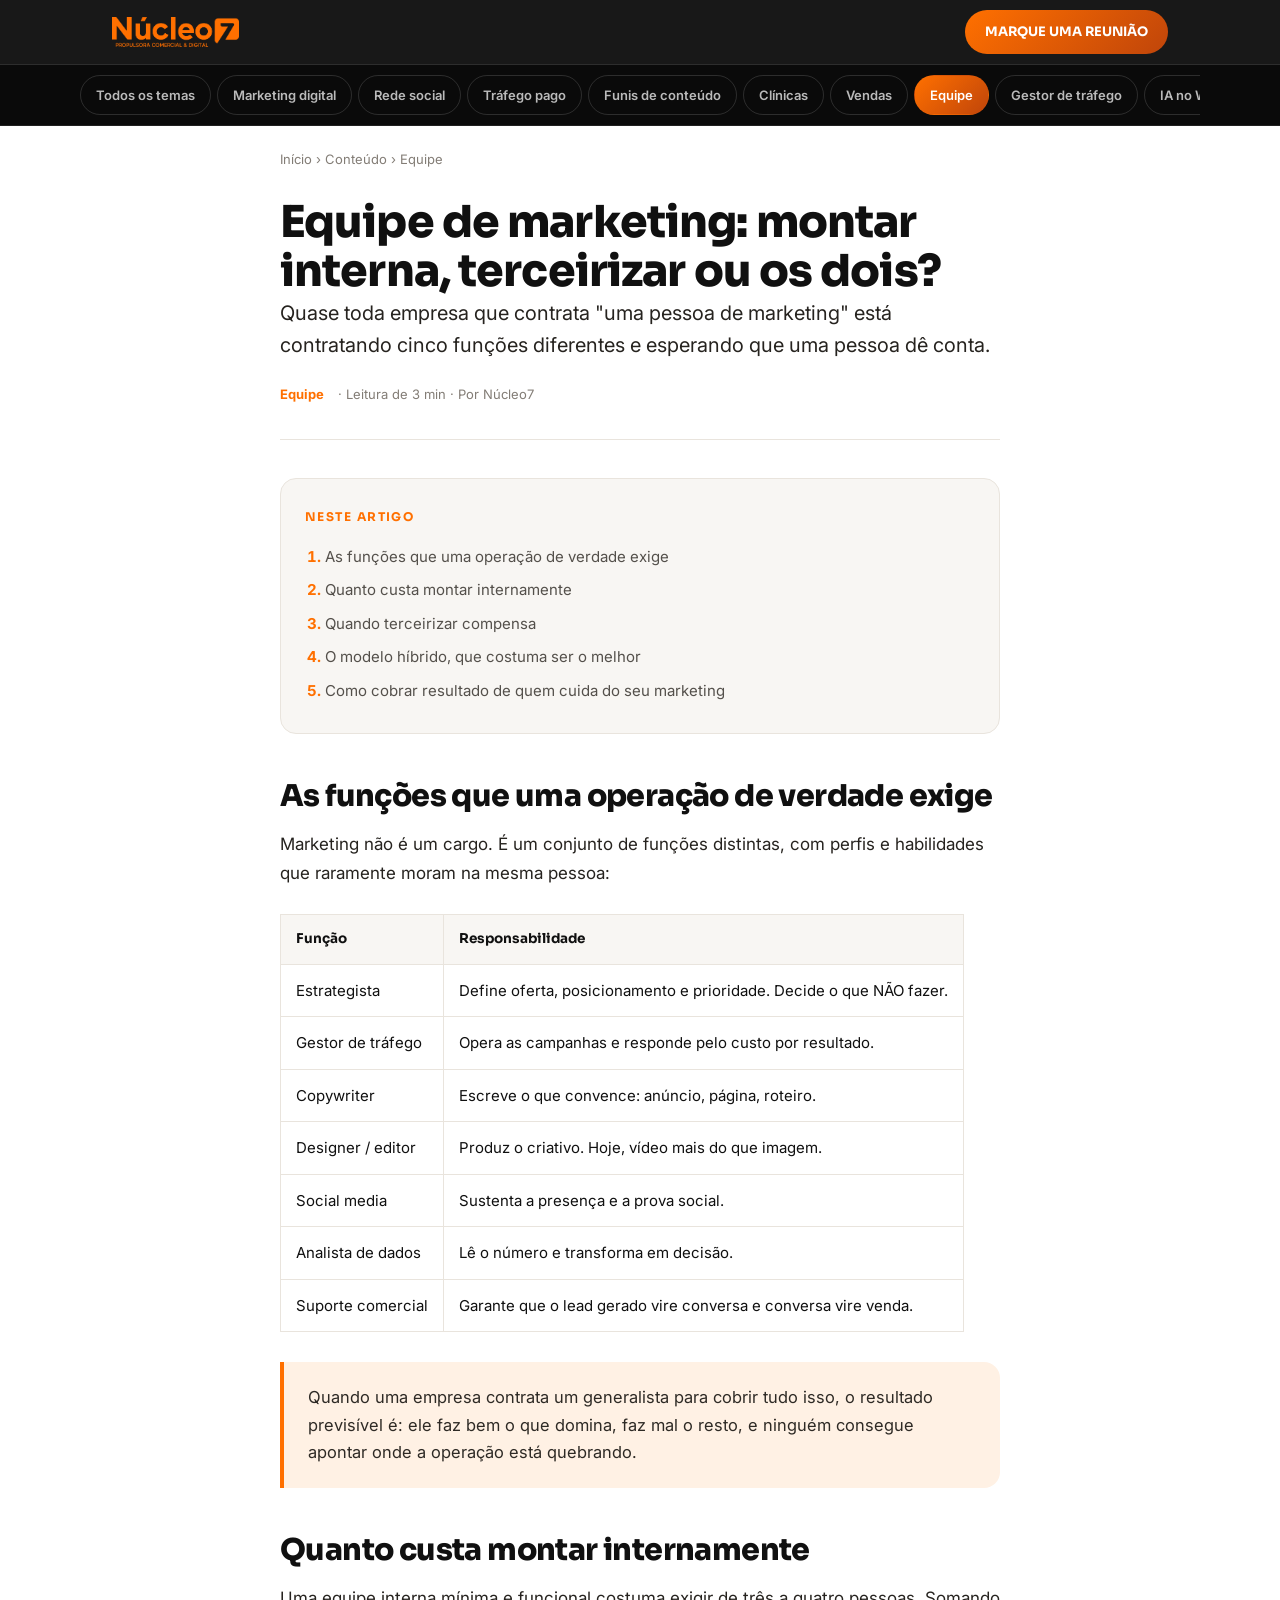
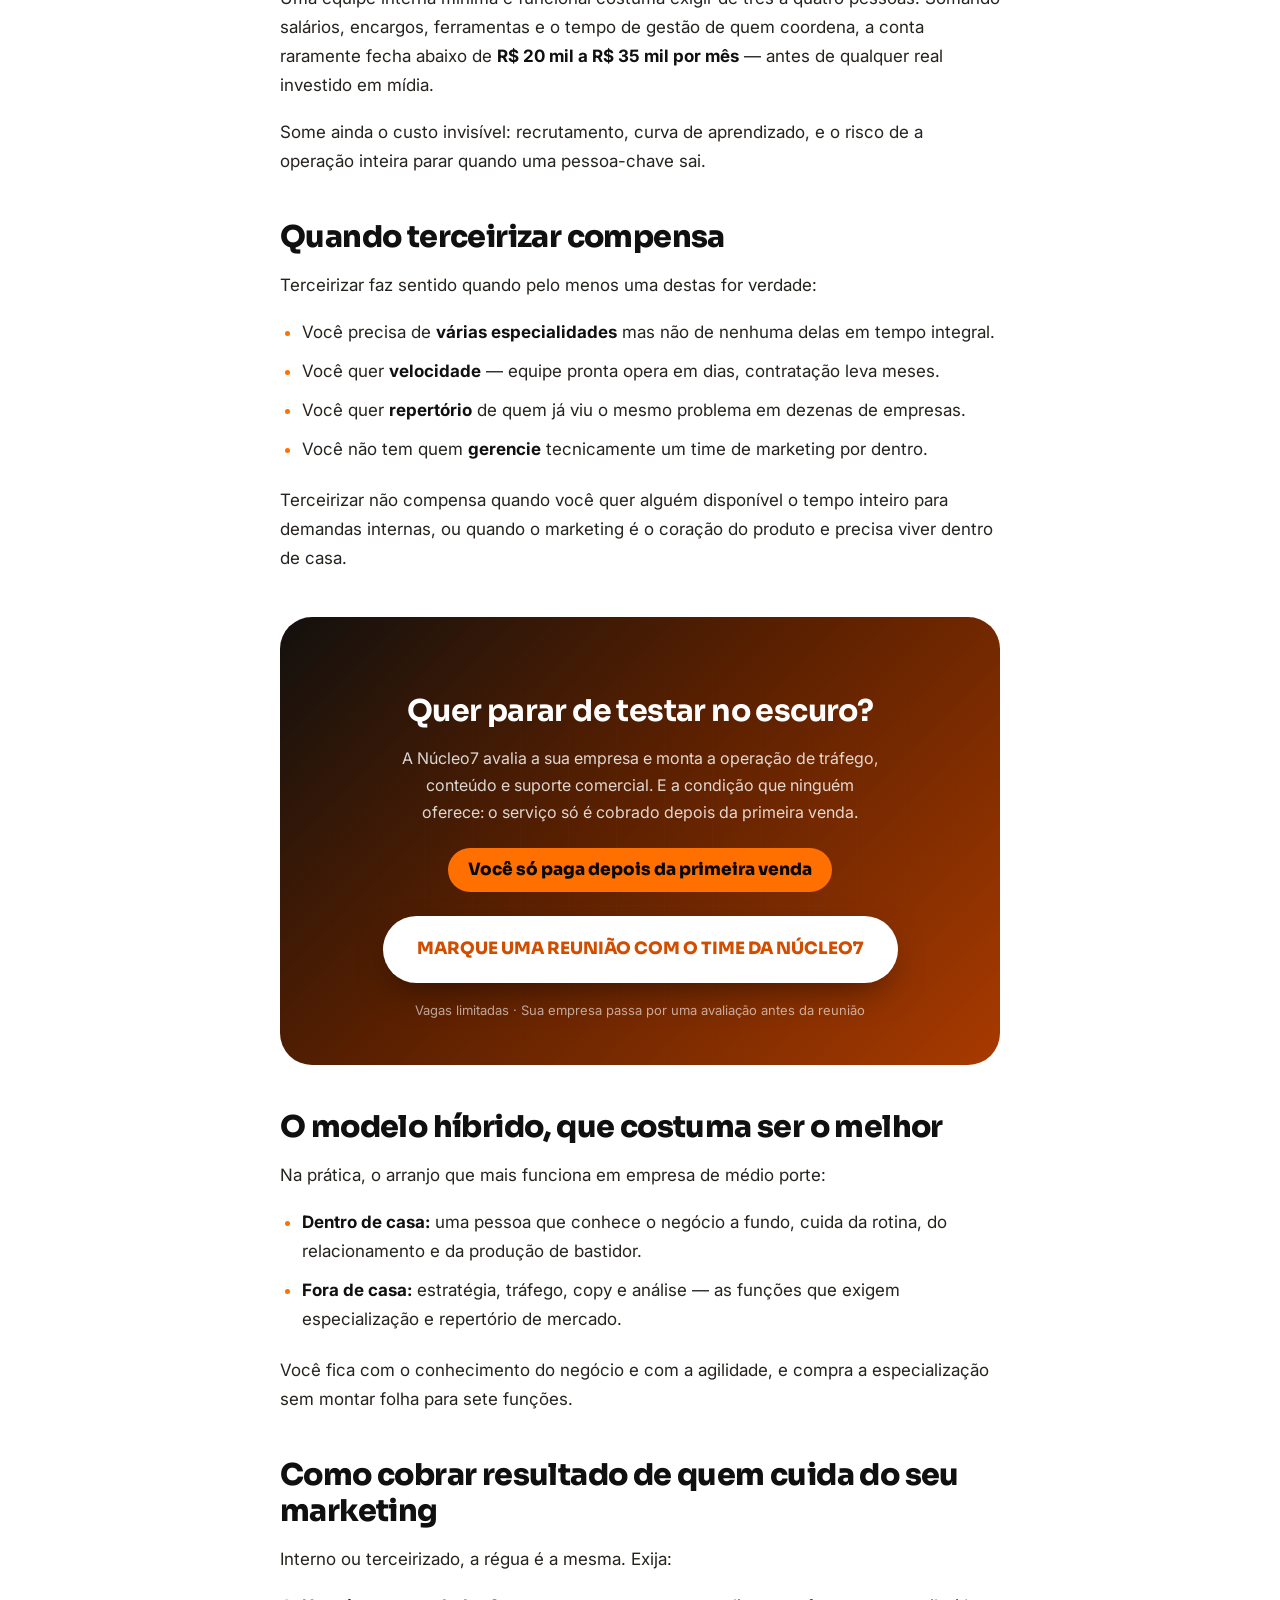
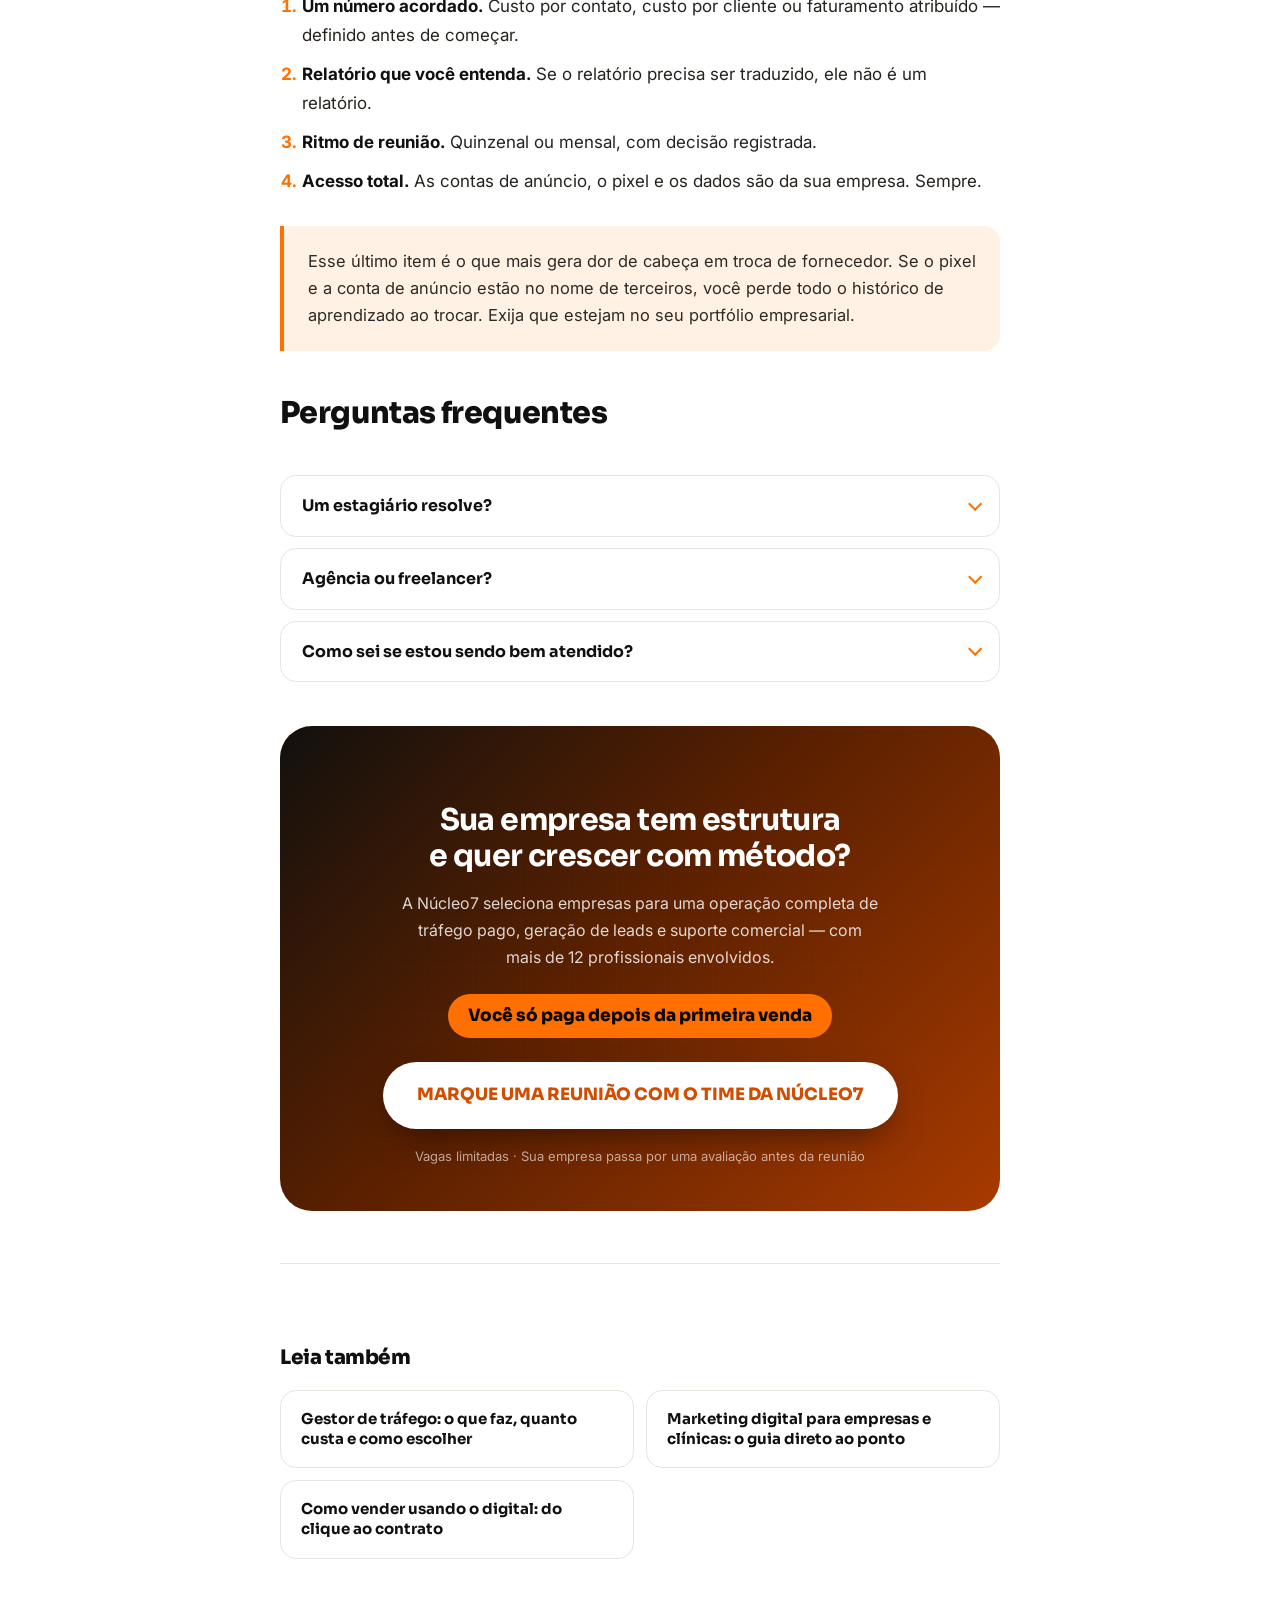
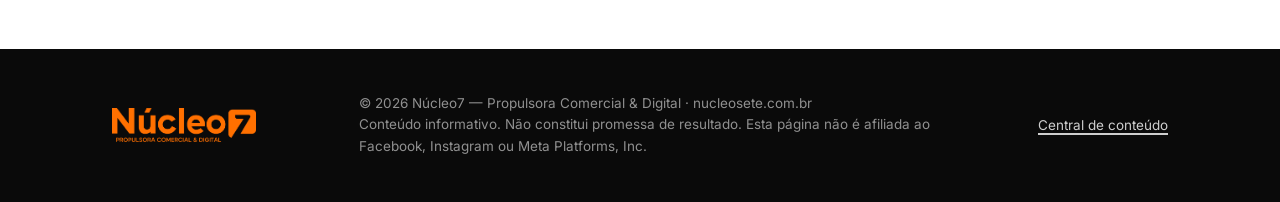
<file: conteudo/equipe-de-marketing.html>
<!DOCTYPE html>
<html lang="pt-BR">
<head>
<meta charset="UTF-8">
<meta name="viewport" content="width=device-width, initial-scale=1, viewport-fit=cover">
<meta name="theme-color" content="#0A0A0A">
<meta name="facebook-domain-verification" content="0egseyh3x0nnyvifl7hkaeydjd7gkp" />
<title>Equipe de marketing: montar interna ou terceirizar? | Núcleo7</title>
<meta name="description" content="Quais funções uma operação de marketing realmente precisa, quanto custa montar equipe interna, quando terceirizar compensa e como o modelo híbrido funciona.">
<meta name="keywords" content="equipe de marketing, contratar marketing, agência ou equipe interna">
<meta name="robots" content="index, follow, max-image-preview:large">
<meta name="author" content="Núcleo7">
<link rel="canonical" href="https://nucleosete.com.br/conteudo/equipe-de-marketing.html">
<meta property="og:type" content="article">
<meta property="og:locale" content="pt_BR">
<meta property="og:site_name" content="Núcleo7">
<meta property="og:title" content="Equipe de marketing: montar interna ou terceirizar? | Núcleo7">
<meta property="og:description" content="Quais funções uma operação de marketing realmente precisa, quanto custa montar equipe interna, quando terceirizar compensa e como o modelo híbrido funciona.">
<meta property="og:url" content="https://nucleosete.com.br/conteudo/equipe-de-marketing.html">
<meta property="og:image" content="https://nucleosete.com.br/assets/og-image.png">
<meta name="twitter:card" content="summary_large_image">
<link rel="icon" href="../favicon.ico" sizes="any">
<link rel="icon" type="image/png" sizes="32x32" href="../assets/favicon-32.png">
<link rel="apple-touch-icon" href="../assets/apple-touch-icon.png">
<link rel="preconnect" href="https://fonts.googleapis.com">
<link rel="preconnect" href="https://fonts.gstatic.com" crossorigin>
<link href="https://fonts.googleapis.com/css2?family=Sora:wght@400;600;700;800&family=Inter:wght@400;500;600;700&display=swap" rel="stylesheet">
<link rel="stylesheet" href="estilo.css">
<script type="application/ld+json">
{"@context":"https://schema.org","@graph":[
 {"@type":"Article","headline":"Equipe de marketing: montar interna, terceirizar ou os dois?","description":"Quais funções uma operação de marketing realmente precisa, quanto custa montar equipe interna, quando terceirizar compensa e como o modelo híbrido funciona.",
   "author":{"@type":"Organization","name":"Núcleo7","url":"https://nucleosete.com.br"},
   "publisher":{"@type":"Organization","name":"Núcleo7","logo":{"@type":"ImageObject","url":"https://nucleosete.com.br/assets/logo-nucleo7-laranja.png"}},
   "mainEntityOfPage":{"@type":"WebPage","@id":"https://nucleosete.com.br/conteudo/equipe-de-marketing.html"},
   "inLanguage":"pt-BR","image":"https://nucleosete.com.br/assets/og-image.png"},
 {"@type":"BreadcrumbList","itemListElement":[
   {"@type":"ListItem","position":1,"name":"Início","item":"https://nucleosete.com.br/"},
   {"@type":"ListItem","position":2,"name":"Conteúdo","item":"https://nucleosete.com.br/conteudo/"},
   {"@type":"ListItem","position":3,"name":"Equipe","item":"https://nucleosete.com.br/conteudo/equipe-de-marketing.html"}]},
 {"@type":"FAQPage","mainEntity":[{"@type":"Question","name":"Um estagiário resolve?","acceptedAnswer":{"@type":"Answer","text":"Resolve execução, não estratégia. Estagiário sob a coordenação de alguém experiente rende bem. Estagiário sozinho respondendo pelo marketing da empresa é uma decisão que costuma custar caro em verba mal aplicada."}},{"@type":"Question","name":"Agência ou freelancer?","acceptedAnswer":{"@type":"Answer","text":"Freelancer costuma custar menos e funciona bem para uma função específica. Agência entrega várias funções coordenadas e continuidade quando alguém sai. A pergunta certa é quantas funções da tabela acima você precisa cobrir."}},{"@type":"Question","name":"Como sei se estou sendo bem atendido?","acceptedAnswer":{"@type":"Answer","text":"Três sinais: você entende o relatório sem tradutor, sabe qual é o próximo teste e por quê, e tem acesso direto às contas. Faltando qualquer um dos três, acenda o alerta."}}]}
]}
</script>
</head>
<body>
<div class="leitura-prog" id="leitura-prog"></div>
<header class="top">
  <div class="wrap top__in">
    <a class="logo" href="../index.html" aria-label="Núcleo7"><img src="../assets/logo-nucleo7-laranja.png" alt="Núcleo7" width="1369" height="324"></a>
    <a class="top__cta" href="../index.html?utm_source=site&utm_medium=conteudo&utm_campaign=blog-nucleo7&utm_content=equipe-de-marketing&utm_term=header#formulario">MARQUE UMA REUNIÃO</a>
  </div>
</header>
<nav class="barra-cat" aria-label="Temas"><div class="wrap barra-cat__in"><a href="index.html">Todos os temas</a><a href="marketing-digital-para-empresas-e-clinicas.html">Marketing digital</a><a href="redes-sociais-para-empresas.html">Rede social</a><a href="trafego-pago-para-empresas.html">Tráfego pago</a><a href="funil-de-conteudo.html">Funis de conteúdo</a><a href="como-fazer-sua-clinica-faturar-mais.html">Clínicas</a><a href="como-vender-usando-o-digital.html">Vendas</a><a href="equipe-de-marketing.html" aria-current="page">Equipe</a><a href="gestor-de-trafego.html">Gestor de tráfego</a><a href="ia-para-atendimento-no-whatsapp.html">IA no WhatsApp</a><a href="ia-para-construir-estrategias.html">IA na estratégia</a><a href="whatsapp-bloqueado-como-resolver.html">WhatsApp</a><a href="como-disparar-mensagens-no-whatsapp.html">WhatsApp</a></div></nav>

<main class="wrap">
  <nav class="crumbs leitura" aria-label="Você está aqui">
    <a href="../index.html">Início</a> › <a href="index.html">Conteúdo</a> › Equipe
  </nav>

  <article class="artigo leitura">
    <header class="artigo__cab">
      <h1>Equipe de marketing: montar interna, terceirizar ou os dois?</h1>
      <p class="artigo__sub">Quase toda empresa que contrata "uma pessoa de marketing" está contratando cinco funções diferentes e esperando que uma pessoa dê conta.</p>
      <div class="artigo__meta"><b>Equipe</b> · Leitura de 3 min · Por Núcleo7</div>
    </header>

    <div class="indice"><b>Neste artigo</b><ol><li><a href="#s1">As funções que uma operação de verdade exige</a></li><li><a href="#s2">Quanto custa montar internamente</a></li><li><a href="#s3">Quando terceirizar compensa</a></li><li><a href="#s4">O modelo híbrido, que costuma ser o melhor</a></li><li><a href="#s5">Como cobrar resultado de quem cuida do seu marketing</a></li></ol></div>

    <h2 id="s1">As funções que uma operação de verdade exige</h2><p>Marketing não é um cargo. É um conjunto de funções distintas, com perfis e habilidades que raramente moram na mesma pessoa:</p><table class='tabela'><tr><th>Função</th><th>Responsabilidade</th></tr><tr><td>Estrategista</td><td>Define oferta, posicionamento e prioridade. Decide o que NÃO fazer.</td></tr><tr><td>Gestor de tráfego</td><td>Opera as campanhas e responde pelo custo por resultado.</td></tr><tr><td>Copywriter</td><td>Escreve o que convence: anúncio, página, roteiro.</td></tr><tr><td>Designer / editor</td><td>Produz o criativo. Hoje, vídeo mais do que imagem.</td></tr><tr><td>Social media</td><td>Sustenta a presença e a prova social.</td></tr><tr><td>Analista de dados</td><td>Lê o número e transforma em decisão.</td></tr><tr><td>Suporte comercial</td><td>Garante que o lead gerado vire conversa e conversa vire venda.</td></tr></table><div class='destaque'>Quando uma empresa contrata um generalista para cobrir tudo isso, o resultado previsível é: ele faz bem o que domina, faz mal o resto, e ninguém consegue apontar onde a operação está quebrando.</div><h2 id="s2">Quanto custa montar internamente</h2><p>Uma equipe interna mínima e funcional costuma exigir de três a quatro pessoas. Somando salários, encargos, ferramentas e o tempo de gestão de quem coordena, a conta raramente fecha abaixo de <strong>R$ 20 mil a R$ 35 mil por mês</strong> — antes de qualquer real investido em mídia.</p><p>Some ainda o custo invisível: recrutamento, curva de aprendizado, e o risco de a operação inteira parar quando uma pessoa-chave sai.</p><h2 id="s3">Quando terceirizar compensa</h2><p>Terceirizar faz sentido quando pelo menos uma destas for verdade:</p><ul><li>Você precisa de <strong>várias especialidades</strong> mas não de nenhuma delas em tempo integral.</li><li>Você quer <strong>velocidade</strong> — equipe pronta opera em dias, contratação leva meses.</li><li>Você quer <strong>repertório</strong> de quem já viu o mesmo problema em dezenas de empresas.</li><li>Você não tem quem <strong>gerencie</strong> tecnicamente um time de marketing por dentro.</li></ul><p>Terceirizar não compensa quando você quer alguém disponível o tempo inteiro para demandas internas, ou quando o marketing é o coração do produto e precisa viver dentro de casa.</p>
<div class="cta-bloco">
  <h3>Quer parar de testar no escuro?</h3>
  <p>A Núcleo7 avalia a sua empresa e monta a operação de tráfego, conteúdo e suporte comercial. E a condição que ninguém oferece: o serviço só é cobrado depois da primeira venda.</p>
  <span class="garantia">Você só paga depois da primeira venda</span>
  <a class="btn" href="../index.html?utm_source=site&utm_medium=conteudo&utm_campaign=blog-nucleo7&utm_content=equipe-de-marketing&utm_term=meio-artigo#formulario" data-cta="meio-artigo">MARQUE UMA REUNIÃO COM O TIME DA NÚCLEO7</a>
  <small>Vagas limitadas · Sua empresa passa por uma avaliação antes da reunião</small>
</div><h2 id="s4">O modelo híbrido, que costuma ser o melhor</h2><p>Na prática, o arranjo que mais funciona em empresa de médio porte:</p><ul><li><strong>Dentro de casa:</strong> uma pessoa que conhece o negócio a fundo, cuida da rotina, do relacionamento e da produção de bastidor.</li><li><strong>Fora de casa:</strong> estratégia, tráfego, copy e análise — as funções que exigem especialização e repertório de mercado.</li></ul><p>Você fica com o conhecimento do negócio e com a agilidade, e compra a especialização sem montar folha para sete funções.</p><h2 id="s5">Como cobrar resultado de quem cuida do seu marketing</h2><p>Interno ou terceirizado, a régua é a mesma. Exija:</p><ol><li><strong>Um número acordado.</strong> Custo por contato, custo por cliente ou faturamento atribuído — definido antes de começar.</li><li><strong>Relatório que você entenda.</strong> Se o relatório precisa ser traduzido, ele não é um relatório.</li><li><strong>Ritmo de reunião.</strong> Quinzenal ou mensal, com decisão registrada.</li><li><strong>Acesso total.</strong> As contas de anúncio, o pixel e os dados são da sua empresa. Sempre.</li></ol><div class='destaque'>Esse último item é o que mais gera dor de cabeça em troca de fornecedor. Se o pixel e a conta de anúncio estão no nome de terceiros, você perde todo o histórico de aprendizado ao trocar. Exija que estejam no seu portfólio empresarial.</div>

    <h2>Perguntas frequentes</h2>
    <div class="faq"><details class="q"><summary>Um estagiário resolve?</summary><div class="a">Resolve execução, não estratégia. Estagiário sob a coordenação de alguém experiente rende bem. Estagiário sozinho respondendo pelo marketing da empresa é uma decisão que costuma custar caro em verba mal aplicada.</div></details><details class="q"><summary>Agência ou freelancer?</summary><div class="a">Freelancer costuma custar menos e funciona bem para uma função específica. Agência entrega várias funções coordenadas e continuidade quando alguém sai. A pergunta certa é quantas funções da tabela acima você precisa cobrir.</div></details><details class="q"><summary>Como sei se estou sendo bem atendido?</summary><div class="a">Três sinais: você entende o relatório sem tradutor, sabe qual é o próximo teste e por quê, e tem acesso direto às contas. Faltando qualquer um dos três, acenda o alerta.</div></details></div>

    
<div class="cta-bloco">
  <h3>Sua empresa tem estrutura e quer crescer com método?</h3>
  <p>A Núcleo7 seleciona empresas para uma operação completa de tráfego pago, geração de leads e suporte comercial — com mais de 12 profissionais envolvidos.</p>
  <span class="garantia">Você só paga depois da primeira venda</span>
  <a class="btn" href="../index.html?utm_source=site&utm_medium=conteudo&utm_campaign=blog-nucleo7&utm_content=equipe-de-marketing&utm_term=fim-artigo#formulario" data-cta="fim-artigo">MARQUE UMA REUNIÃO COM O TIME DA NÚCLEO7</a>
  <small>Vagas limitadas · Sua empresa passa por uma avaliação antes da reunião</small>
</div>

    <section class="relacionados">
      <h2>Leia também</h2>
      <div class="rel-lista"><a class="rel" href="gestor-de-trafego.html">Gestor de tráfego: o que faz, quanto custa e como escolher</a><a class="rel" href="marketing-digital-para-empresas-e-clinicas.html">Marketing digital para empresas e clínicas: o guia direto ao ponto</a><a class="rel" href="como-vender-usando-o-digital.html">Como vender usando o digital: do clique ao contrato</a></div>
    </section>
  </article>
</main>

<footer class="rodape">
  <div class="wrap rodape__in">
    <a class="logo" href="../index.html"><img src="../assets/logo-nucleo7-laranja.png" alt="Núcleo7" width="1369" height="324" style="height:34px"></a>
    <p>
      © <span id="ano"></span> Núcleo7 — Propulsora Comercial &amp; Digital · nucleosete.com.br<br>
      Conteúdo informativo. Não constitui promessa de resultado.
      Esta página não é afiliada ao Facebook, Instagram ou Meta Platforms, Inc.
    </p>
    <a href="index.html">Central de conteúdo</a>
  </div>
</footer>
<script src="../config.js"></script>
<script src="../tracking.js"></script>
<script>
document.getElementById('ano').textContent = new Date().getFullYear();
(function(){
  var pb = document.getElementById('leitura-prog');
  if (pb) window.addEventListener('scroll', function(){
    var h = document.documentElement;
    var t = (h.scrollTop) / ((h.scrollHeight) - h.clientHeight);
    pb.style.width = Math.min(100, Math.max(0, t*100)) + '%';
  }, {passive:true});
  document.querySelectorAll('[data-cta]').forEach(function(el){
    el.addEventListener('click', function(){
      if (window.N7) N7.track('ClickCTA', { posicao: el.getAttribute('data-cta'), origem: 'conteudo' });
    });
  });
})();
</script>
</body>
</html>
</file>
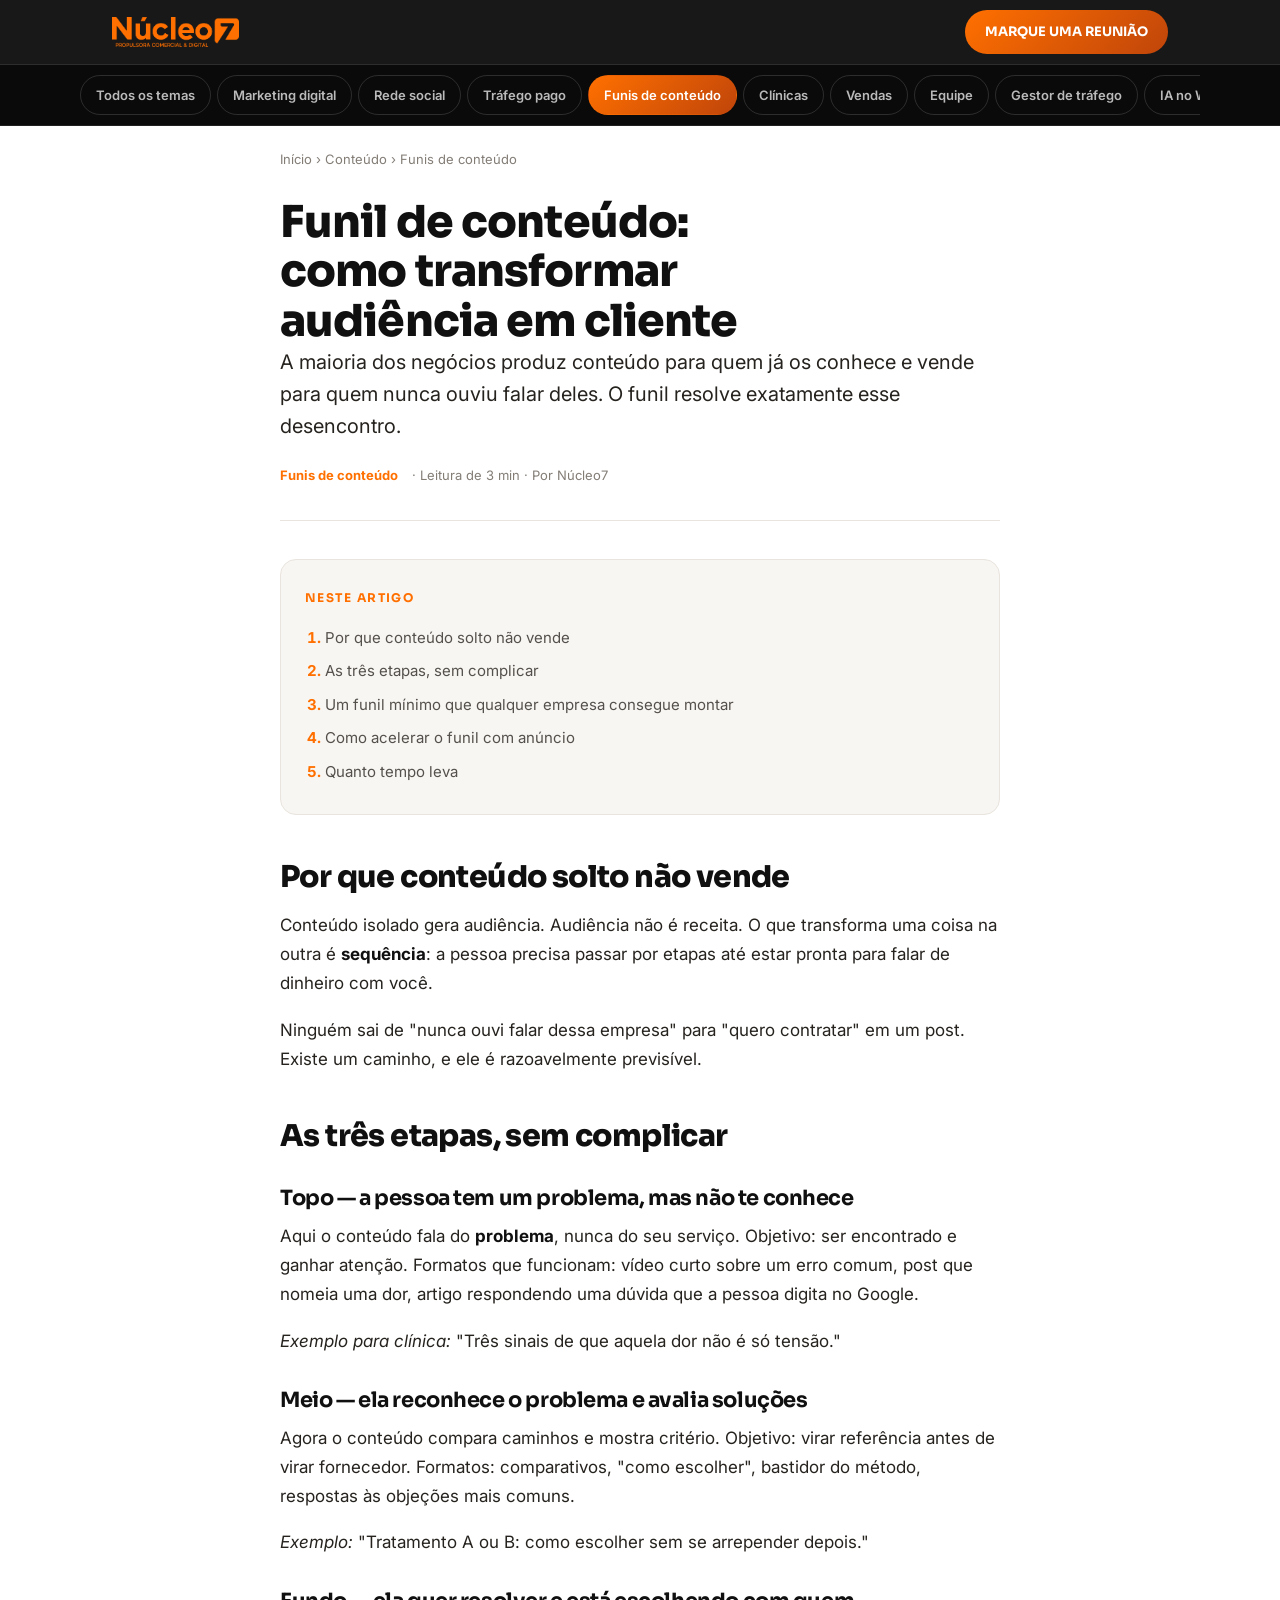
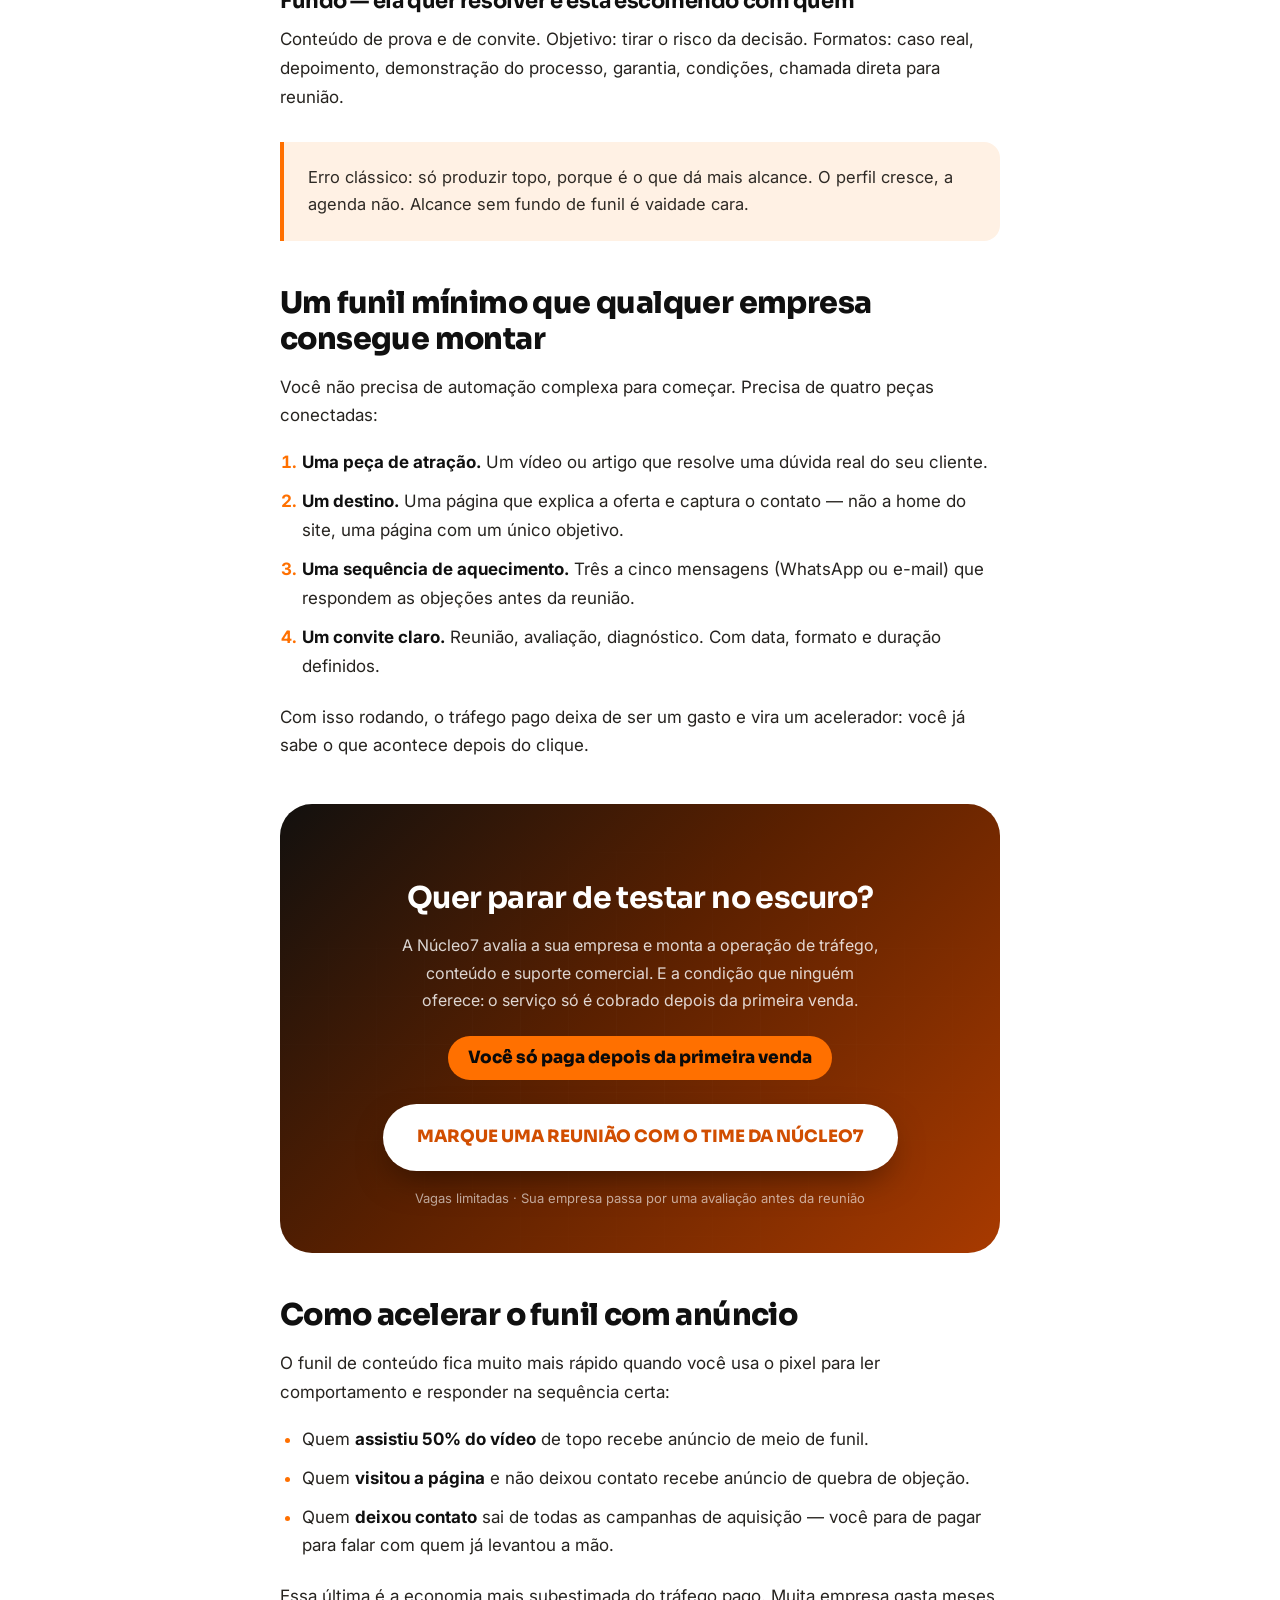
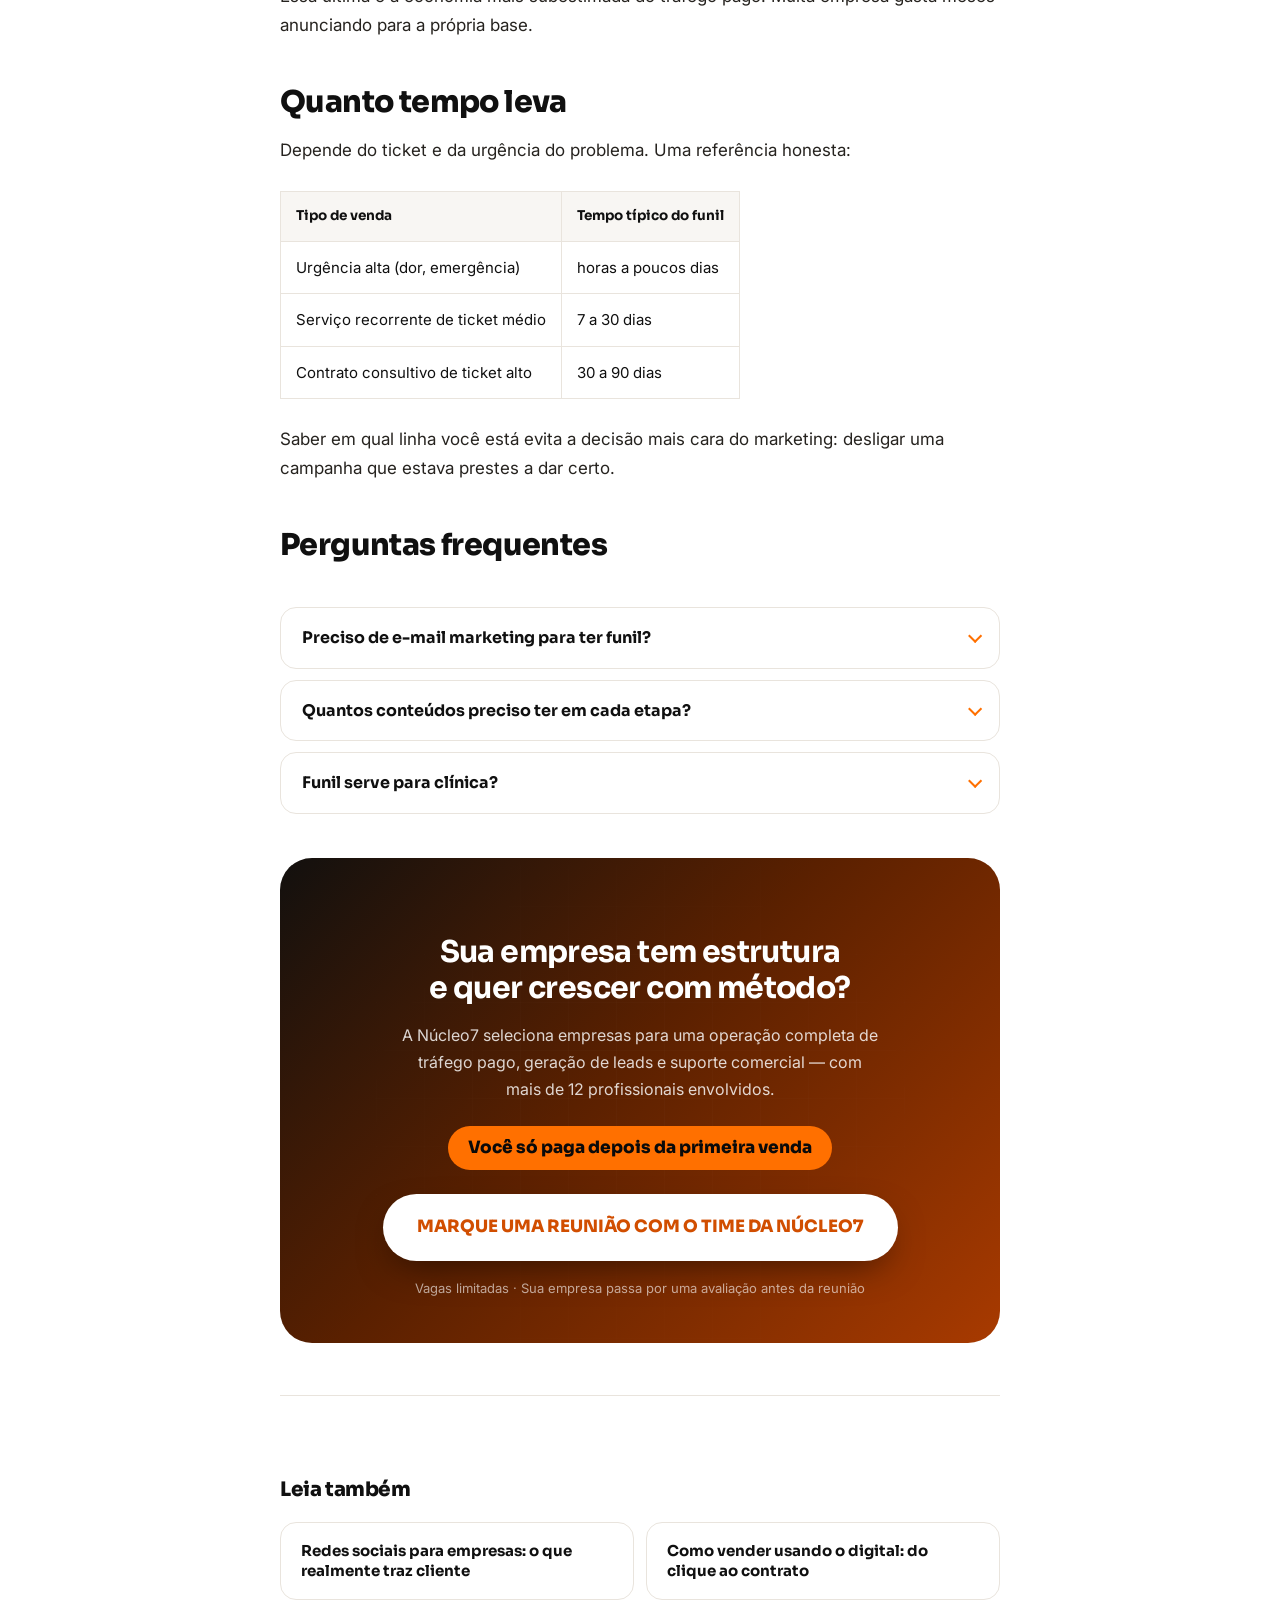
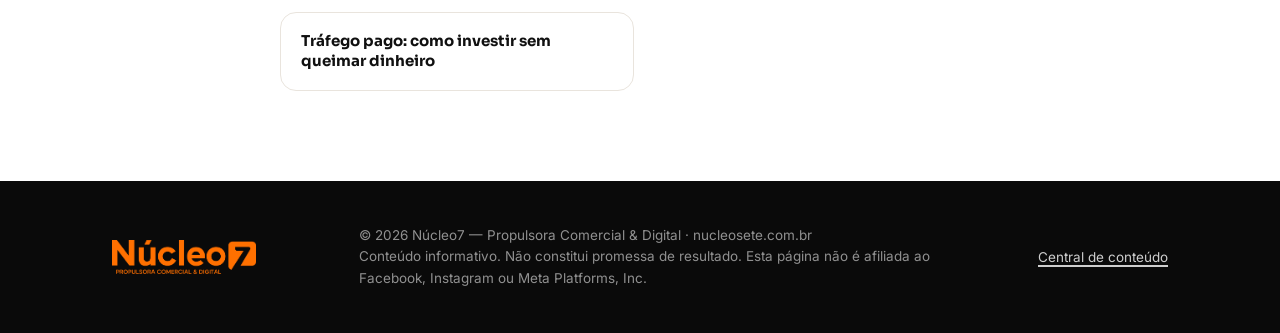
<file: conteudo/funil-de-conteudo.html>
<!DOCTYPE html>
<html lang="pt-BR">
<head>
<meta charset="UTF-8">
<meta name="viewport" content="width=device-width, initial-scale=1, viewport-fit=cover">
<meta name="theme-color" content="#0A0A0A">
<meta name="facebook-domain-verification" content="0egseyh3x0nnyvifl7hkaeydjd7gkp" />
<title>Funil de conteúdo: da audiência ao cliente, passo a passo</title>
<meta name="description" content="O que é funil de conteúdo, quais conteúdos usar em cada etapa e como montar um funil simples que leva o desconhecido até a reunião de vendas.">
<meta name="keywords" content="funil de conteúdo, funil de vendas, jornada do cliente">
<meta name="robots" content="index, follow, max-image-preview:large">
<meta name="author" content="Núcleo7">
<link rel="canonical" href="https://nucleosete.com.br/conteudo/funil-de-conteudo.html">
<meta property="og:type" content="article">
<meta property="og:locale" content="pt_BR">
<meta property="og:site_name" content="Núcleo7">
<meta property="og:title" content="Funil de conteúdo: da audiência ao cliente, passo a passo">
<meta property="og:description" content="O que é funil de conteúdo, quais conteúdos usar em cada etapa e como montar um funil simples que leva o desconhecido até a reunião de vendas.">
<meta property="og:url" content="https://nucleosete.com.br/conteudo/funil-de-conteudo.html">
<meta property="og:image" content="https://nucleosete.com.br/assets/og-image.png">
<meta name="twitter:card" content="summary_large_image">
<link rel="icon" href="../favicon.ico" sizes="any">
<link rel="icon" type="image/png" sizes="32x32" href="../assets/favicon-32.png">
<link rel="apple-touch-icon" href="../assets/apple-touch-icon.png">
<link rel="preconnect" href="https://fonts.googleapis.com">
<link rel="preconnect" href="https://fonts.gstatic.com" crossorigin>
<link href="https://fonts.googleapis.com/css2?family=Sora:wght@400;600;700;800&family=Inter:wght@400;500;600;700&display=swap" rel="stylesheet">
<link rel="stylesheet" href="estilo.css">
<script type="application/ld+json">
{"@context":"https://schema.org","@graph":[
 {"@type":"Article","headline":"Funil de conteúdo: como transformar audiência em cliente","description":"O que é funil de conteúdo, quais conteúdos usar em cada etapa e como montar um funil simples que leva o desconhecido até a reunião de vendas.",
   "author":{"@type":"Organization","name":"Núcleo7","url":"https://nucleosete.com.br"},
   "publisher":{"@type":"Organization","name":"Núcleo7","logo":{"@type":"ImageObject","url":"https://nucleosete.com.br/assets/logo-nucleo7-laranja.png"}},
   "mainEntityOfPage":{"@type":"WebPage","@id":"https://nucleosete.com.br/conteudo/funil-de-conteudo.html"},
   "inLanguage":"pt-BR","image":"https://nucleosete.com.br/assets/og-image.png"},
 {"@type":"BreadcrumbList","itemListElement":[
   {"@type":"ListItem","position":1,"name":"Início","item":"https://nucleosete.com.br/"},
   {"@type":"ListItem","position":2,"name":"Conteúdo","item":"https://nucleosete.com.br/conteudo/"},
   {"@type":"ListItem","position":3,"name":"Funis de conteúdo","item":"https://nucleosete.com.br/conteudo/funil-de-conteudo.html"}]},
 {"@type":"FAQPage","mainEntity":[{"@type":"Question","name":"Preciso de e-mail marketing para ter funil?","acceptedAnswer":{"@type":"Answer","text":"Não necessariamente. No Brasil, WhatsApp costuma ter engajamento muito superior ao e-mail para venda de serviço local. O importante é ter algum canal onde você consiga continuar a conversa depois do primeiro contato."}},{"@type":"Question","name":"Quantos conteúdos preciso ter em cada etapa?","acceptedAnswer":{"@type":"Answer","text":"Comece com dois de topo, dois de meio e dois de fundo. Seis peças bem-feitas e conectadas produzem mais do que trinta posts soltos. Depois você amplia o que deu certo."}},{"@type":"Question","name":"Funil serve para clínica?","acceptedAnswer":{"@type":"Answer","text":"Serve, e é onde a diferença aparece mais rápido — porque grande parte das pessoas adia procedimento por medo ou por falta de informação. Conteúdo de meio de funil derruba exatamente essas duas barreiras."}}]}
]}
</script>
</head>
<body>
<div class="leitura-prog" id="leitura-prog"></div>
<header class="top">
  <div class="wrap top__in">
    <a class="logo" href="../index.html" aria-label="Núcleo7"><img src="../assets/logo-nucleo7-laranja.png" alt="Núcleo7" width="1369" height="324"></a>
    <a class="top__cta" href="../index.html?utm_source=site&utm_medium=conteudo&utm_campaign=blog-nucleo7&utm_content=funil-de-conteudo&utm_term=header#formulario">MARQUE UMA REUNIÃO</a>
  </div>
</header>
<nav class="barra-cat" aria-label="Temas"><div class="wrap barra-cat__in"><a href="index.html">Todos os temas</a><a href="marketing-digital-para-empresas-e-clinicas.html">Marketing digital</a><a href="redes-sociais-para-empresas.html">Rede social</a><a href="trafego-pago-para-empresas.html">Tráfego pago</a><a href="funil-de-conteudo.html" aria-current="page">Funis de conteúdo</a><a href="como-fazer-sua-clinica-faturar-mais.html">Clínicas</a><a href="como-vender-usando-o-digital.html">Vendas</a><a href="equipe-de-marketing.html">Equipe</a><a href="gestor-de-trafego.html">Gestor de tráfego</a><a href="ia-para-atendimento-no-whatsapp.html">IA no WhatsApp</a><a href="ia-para-construir-estrategias.html">IA na estratégia</a><a href="whatsapp-bloqueado-como-resolver.html">WhatsApp</a><a href="como-disparar-mensagens-no-whatsapp.html">WhatsApp</a></div></nav>

<main class="wrap">
  <nav class="crumbs leitura" aria-label="Você está aqui">
    <a href="../index.html">Início</a> › <a href="index.html">Conteúdo</a> › Funis de conteúdo
  </nav>

  <article class="artigo leitura">
    <header class="artigo__cab">
      <h1>Funil de conteúdo: como transformar audiência em cliente</h1>
      <p class="artigo__sub">A maioria dos negócios produz conteúdo para quem já os conhece e vende para quem nunca ouviu falar deles. O funil resolve exatamente esse desencontro.</p>
      <div class="artigo__meta"><b>Funis de conteúdo</b> · Leitura de 3 min · Por Núcleo7</div>
    </header>

    <div class="indice"><b>Neste artigo</b><ol><li><a href="#s1">Por que conteúdo solto não vende</a></li><li><a href="#s2">As três etapas, sem complicar</a></li><li><a href="#s3">Um funil mínimo que qualquer empresa consegue montar</a></li><li><a href="#s4">Como acelerar o funil com anúncio</a></li><li><a href="#s5">Quanto tempo leva</a></li></ol></div>

    <h2 id="s1">Por que conteúdo solto não vende</h2><p>Conteúdo isolado gera audiência. Audiência não é receita. O que transforma uma coisa na outra é <strong>sequência</strong>: a pessoa precisa passar por etapas até estar pronta para falar de dinheiro com você.</p><p>Ninguém sai de "nunca ouvi falar dessa empresa" para "quero contratar" em um post. Existe um caminho, e ele é razoavelmente previsível.</p><h2 id="s2">As três etapas, sem complicar</h2><h3>Topo — a pessoa tem um problema, mas não te conhece</h3><p>Aqui o conteúdo fala do <strong>problema</strong>, nunca do seu serviço. Objetivo: ser encontrado e ganhar atenção. Formatos que funcionam: vídeo curto sobre um erro comum, post que nomeia uma dor, artigo respondendo uma dúvida que a pessoa digita no Google.</p><p><em>Exemplo para clínica:</em> "Três sinais de que aquela dor não é só tensão."</p><h3>Meio — ela reconhece o problema e avalia soluções</h3><p>Agora o conteúdo compara caminhos e mostra critério. Objetivo: virar referência antes de virar fornecedor. Formatos: comparativos, "como escolher", bastidor do método, respostas às objeções mais comuns.</p><p><em>Exemplo:</em> "Tratamento A ou B: como escolher sem se arrepender depois."</p><h3>Fundo — ela quer resolver e está escolhendo com quem</h3><p>Conteúdo de prova e de convite. Objetivo: tirar o risco da decisão. Formatos: caso real, depoimento, demonstração do processo, garantia, condições, chamada direta para reunião.</p><div class='destaque'>Erro clássico: só produzir topo, porque é o que dá mais alcance. O perfil cresce, a agenda não. Alcance sem fundo de funil é vaidade cara.</div><h2 id="s3">Um funil mínimo que qualquer empresa consegue montar</h2><p>Você não precisa de automação complexa para começar. Precisa de quatro peças conectadas:</p><ol><li><strong>Uma peça de atração.</strong> Um vídeo ou artigo que resolve uma dúvida real do seu cliente.</li><li><strong>Um destino.</strong> Uma página que explica a oferta e captura o contato — não a home do site, uma página com um único objetivo.</li><li><strong>Uma sequência de aquecimento.</strong> Três a cinco mensagens (WhatsApp ou e-mail) que respondem as objeções antes da reunião.</li><li><strong>Um convite claro.</strong> Reunião, avaliação, diagnóstico. Com data, formato e duração definidos.</li></ol><p>Com isso rodando, o tráfego pago deixa de ser um gasto e vira um acelerador: você já sabe o que acontece depois do clique.</p>
<div class="cta-bloco">
  <h3>Quer parar de testar no escuro?</h3>
  <p>A Núcleo7 avalia a sua empresa e monta a operação de tráfego, conteúdo e suporte comercial. E a condição que ninguém oferece: o serviço só é cobrado depois da primeira venda.</p>
  <span class="garantia">Você só paga depois da primeira venda</span>
  <a class="btn" href="../index.html?utm_source=site&utm_medium=conteudo&utm_campaign=blog-nucleo7&utm_content=funil-de-conteudo&utm_term=meio-artigo#formulario" data-cta="meio-artigo">MARQUE UMA REUNIÃO COM O TIME DA NÚCLEO7</a>
  <small>Vagas limitadas · Sua empresa passa por uma avaliação antes da reunião</small>
</div><h2 id="s4">Como acelerar o funil com anúncio</h2><p>O funil de conteúdo fica muito mais rápido quando você usa o pixel para ler comportamento e responder na sequência certa:</p><ul><li>Quem <strong>assistiu 50% do vídeo</strong> de topo recebe anúncio de meio de funil.</li><li>Quem <strong>visitou a página</strong> e não deixou contato recebe anúncio de quebra de objeção.</li><li>Quem <strong>deixou contato</strong> sai de todas as campanhas de aquisição — você para de pagar para falar com quem já levantou a mão.</li></ul><p>Essa última é a economia mais subestimada do tráfego pago. Muita empresa gasta meses anunciando para a própria base.</p><h2 id="s5">Quanto tempo leva</h2><p>Depende do ticket e da urgência do problema. Uma referência honesta:</p><table class='tabela'><tr><th>Tipo de venda</th><th>Tempo típico do funil</th></tr><tr><td>Urgência alta (dor, emergência)</td><td>horas a poucos dias</td></tr><tr><td>Serviço recorrente de ticket médio</td><td>7 a 30 dias</td></tr><tr><td>Contrato consultivo de ticket alto</td><td>30 a 90 dias</td></tr></table><p>Saber em qual linha você está evita a decisão mais cara do marketing: desligar uma campanha que estava prestes a dar certo.</p>

    <h2>Perguntas frequentes</h2>
    <div class="faq"><details class="q"><summary>Preciso de e-mail marketing para ter funil?</summary><div class="a">Não necessariamente. No Brasil, WhatsApp costuma ter engajamento muito superior ao e-mail para venda de serviço local. O importante é ter algum canal onde você consiga continuar a conversa depois do primeiro contato.</div></details><details class="q"><summary>Quantos conteúdos preciso ter em cada etapa?</summary><div class="a">Comece com dois de topo, dois de meio e dois de fundo. Seis peças bem-feitas e conectadas produzem mais do que trinta posts soltos. Depois você amplia o que deu certo.</div></details><details class="q"><summary>Funil serve para clínica?</summary><div class="a">Serve, e é onde a diferença aparece mais rápido — porque grande parte das pessoas adia procedimento por medo ou por falta de informação. Conteúdo de meio de funil derruba exatamente essas duas barreiras.</div></details></div>

    
<div class="cta-bloco">
  <h3>Sua empresa tem estrutura e quer crescer com método?</h3>
  <p>A Núcleo7 seleciona empresas para uma operação completa de tráfego pago, geração de leads e suporte comercial — com mais de 12 profissionais envolvidos.</p>
  <span class="garantia">Você só paga depois da primeira venda</span>
  <a class="btn" href="../index.html?utm_source=site&utm_medium=conteudo&utm_campaign=blog-nucleo7&utm_content=funil-de-conteudo&utm_term=fim-artigo#formulario" data-cta="fim-artigo">MARQUE UMA REUNIÃO COM O TIME DA NÚCLEO7</a>
  <small>Vagas limitadas · Sua empresa passa por uma avaliação antes da reunião</small>
</div>

    <section class="relacionados">
      <h2>Leia também</h2>
      <div class="rel-lista"><a class="rel" href="redes-sociais-para-empresas.html">Redes sociais para empresas: o que realmente traz cliente</a><a class="rel" href="como-vender-usando-o-digital.html">Como vender usando o digital: do clique ao contrato</a><a class="rel" href="trafego-pago-para-empresas.html">Tráfego pago: como investir sem queimar dinheiro</a></div>
    </section>
  </article>
</main>

<footer class="rodape">
  <div class="wrap rodape__in">
    <a class="logo" href="../index.html"><img src="../assets/logo-nucleo7-laranja.png" alt="Núcleo7" width="1369" height="324" style="height:34px"></a>
    <p>
      © <span id="ano"></span> Núcleo7 — Propulsora Comercial &amp; Digital · nucleosete.com.br<br>
      Conteúdo informativo. Não constitui promessa de resultado.
      Esta página não é afiliada ao Facebook, Instagram ou Meta Platforms, Inc.
    </p>
    <a href="index.html">Central de conteúdo</a>
  </div>
</footer>
<script src="../config.js"></script>
<script src="../tracking.js"></script>
<script>
document.getElementById('ano').textContent = new Date().getFullYear();
(function(){
  var pb = document.getElementById('leitura-prog');
  if (pb) window.addEventListener('scroll', function(){
    var h = document.documentElement;
    var t = (h.scrollTop) / ((h.scrollHeight) - h.clientHeight);
    pb.style.width = Math.min(100, Math.max(0, t*100)) + '%';
  }, {passive:true});
  document.querySelectorAll('[data-cta]').forEach(function(el){
    el.addEventListener('click', function(){
      if (window.N7) N7.track('ClickCTA', { posicao: el.getAttribute('data-cta'), origem: 'conteudo' });
    });
  });
})();
</script>
</body>
</html>
</file>
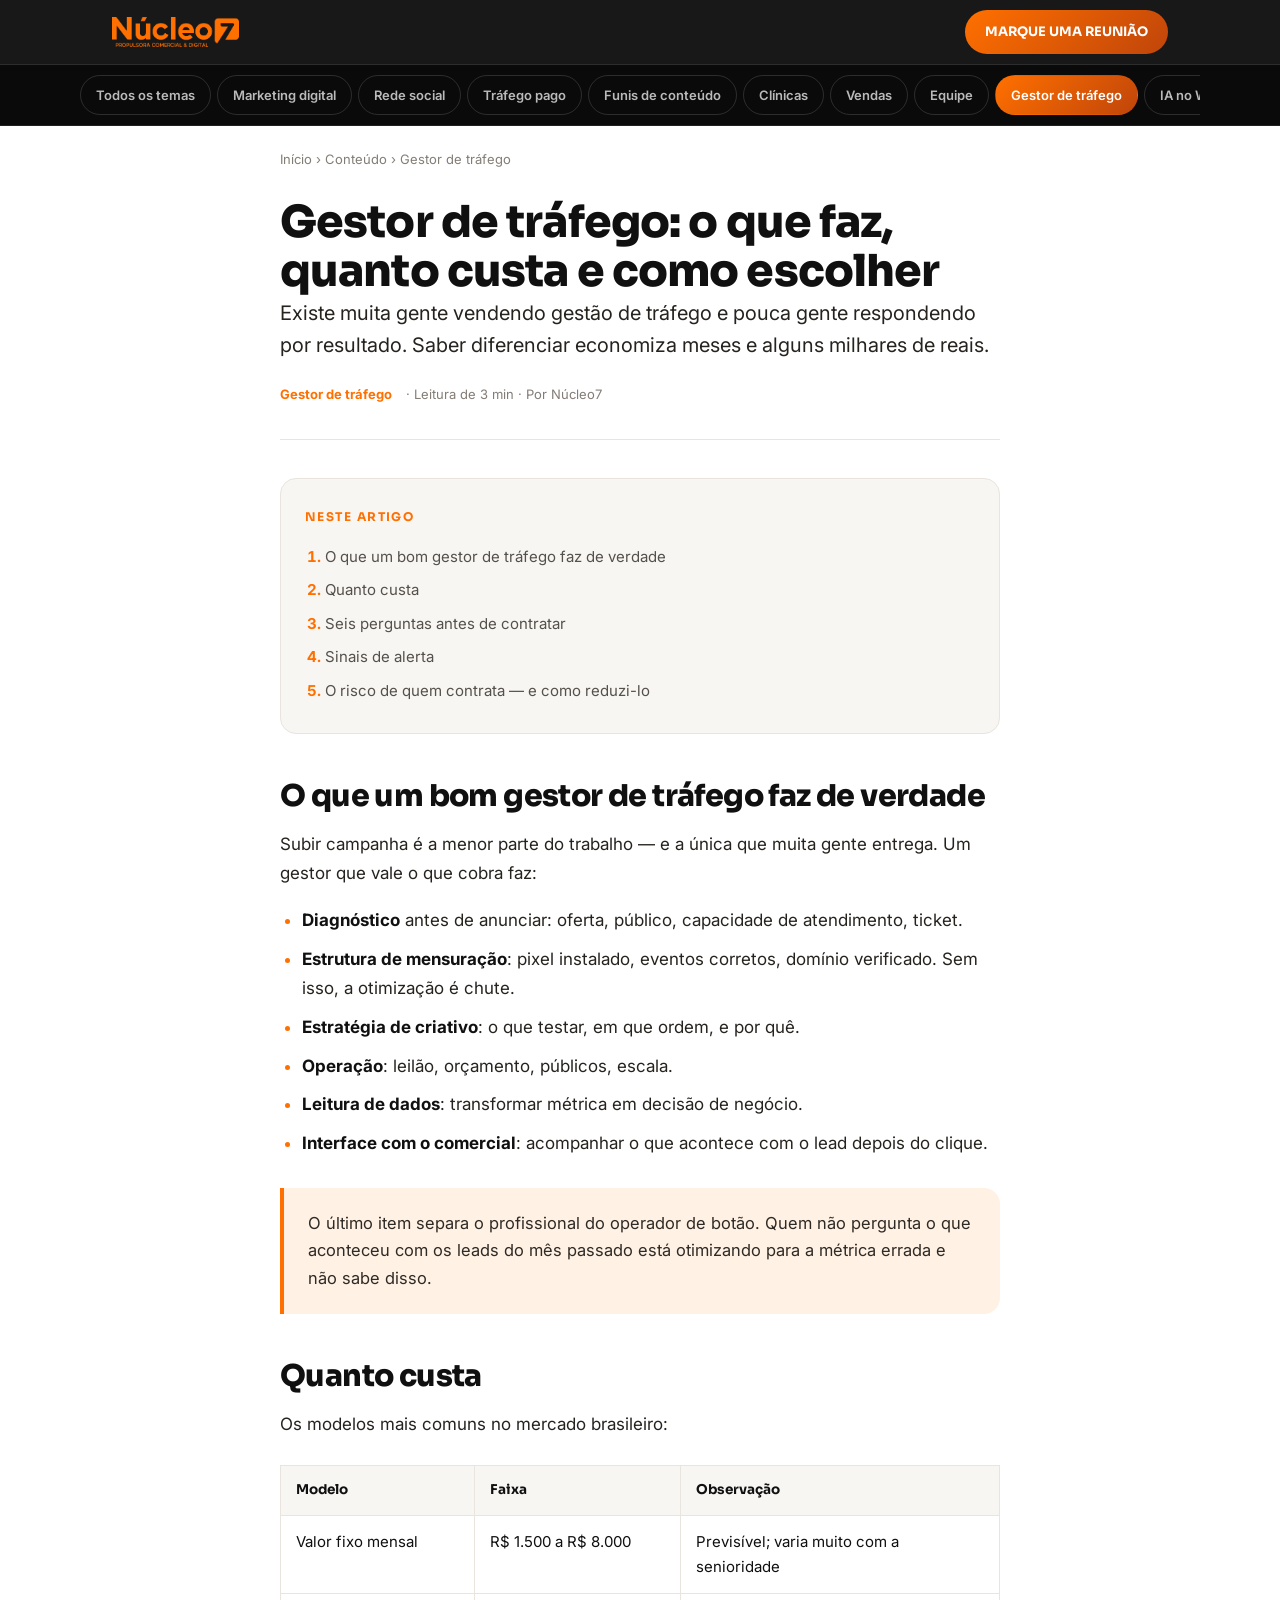
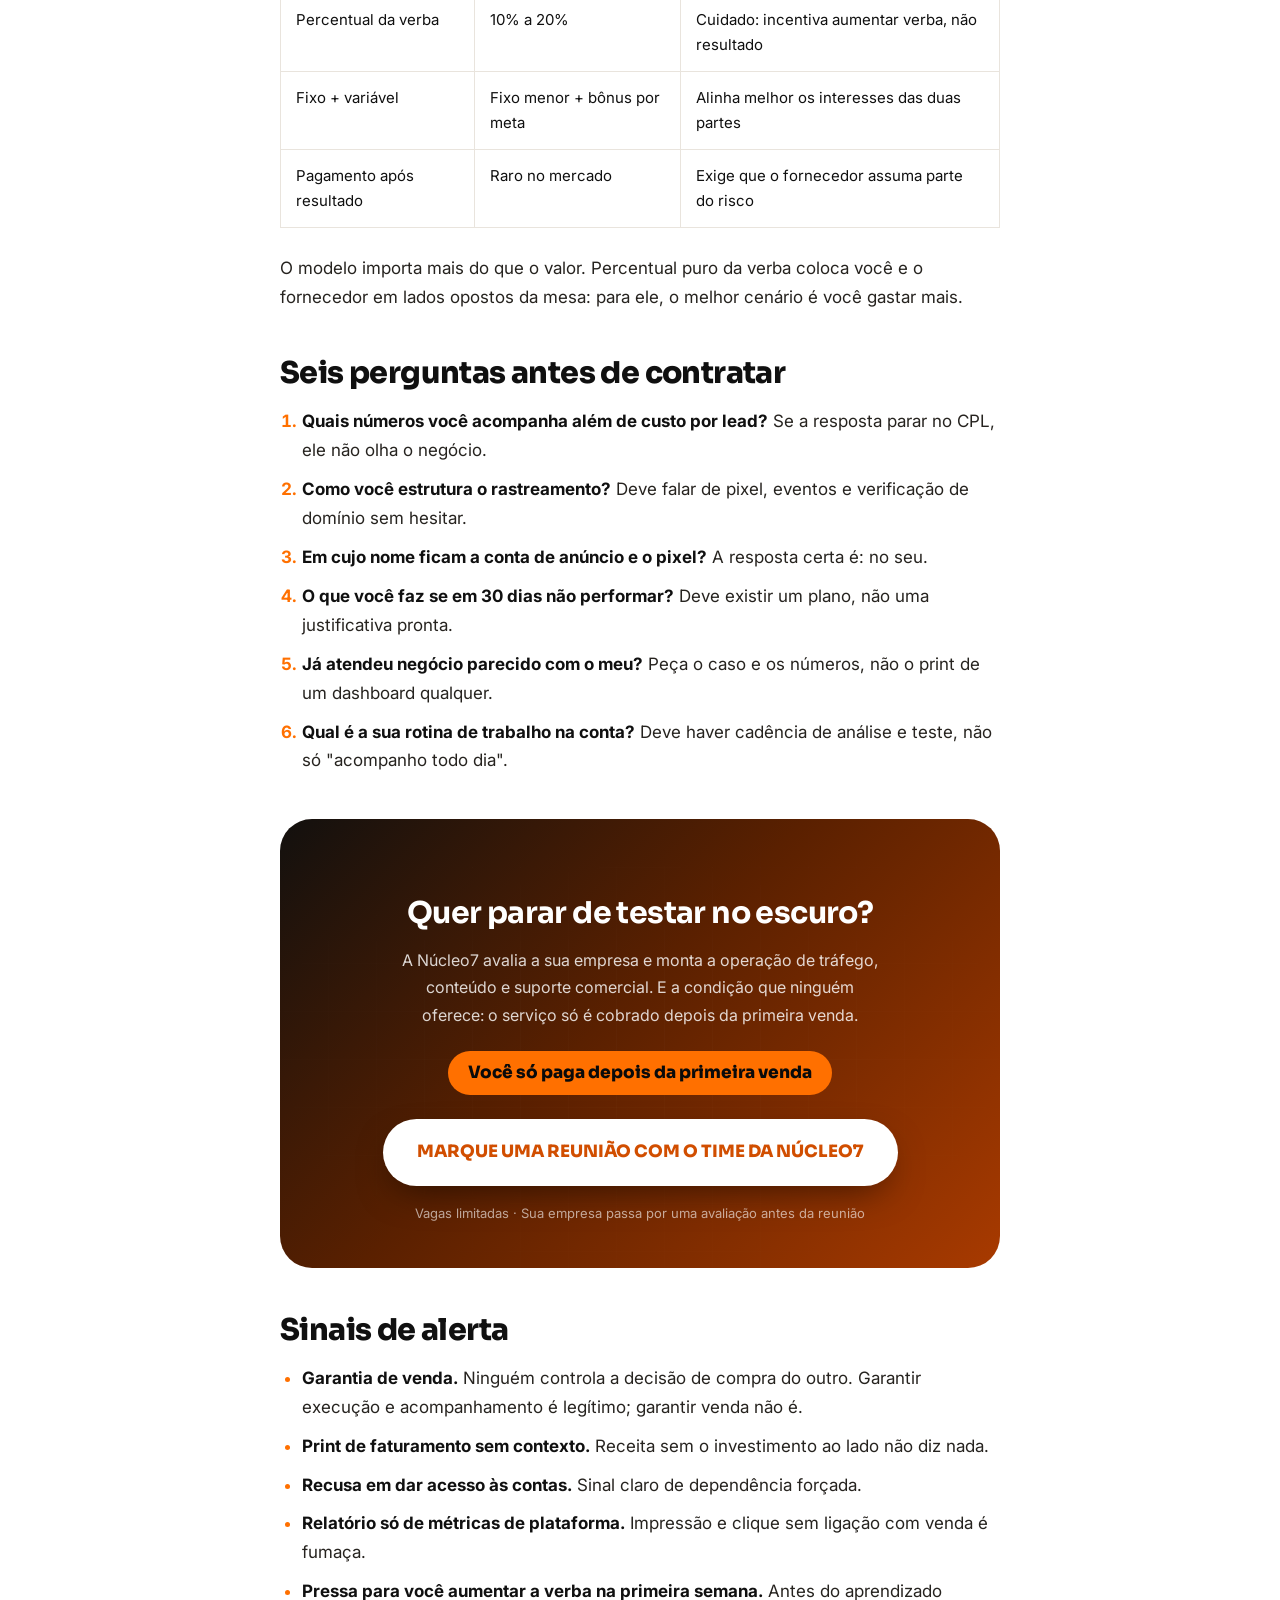
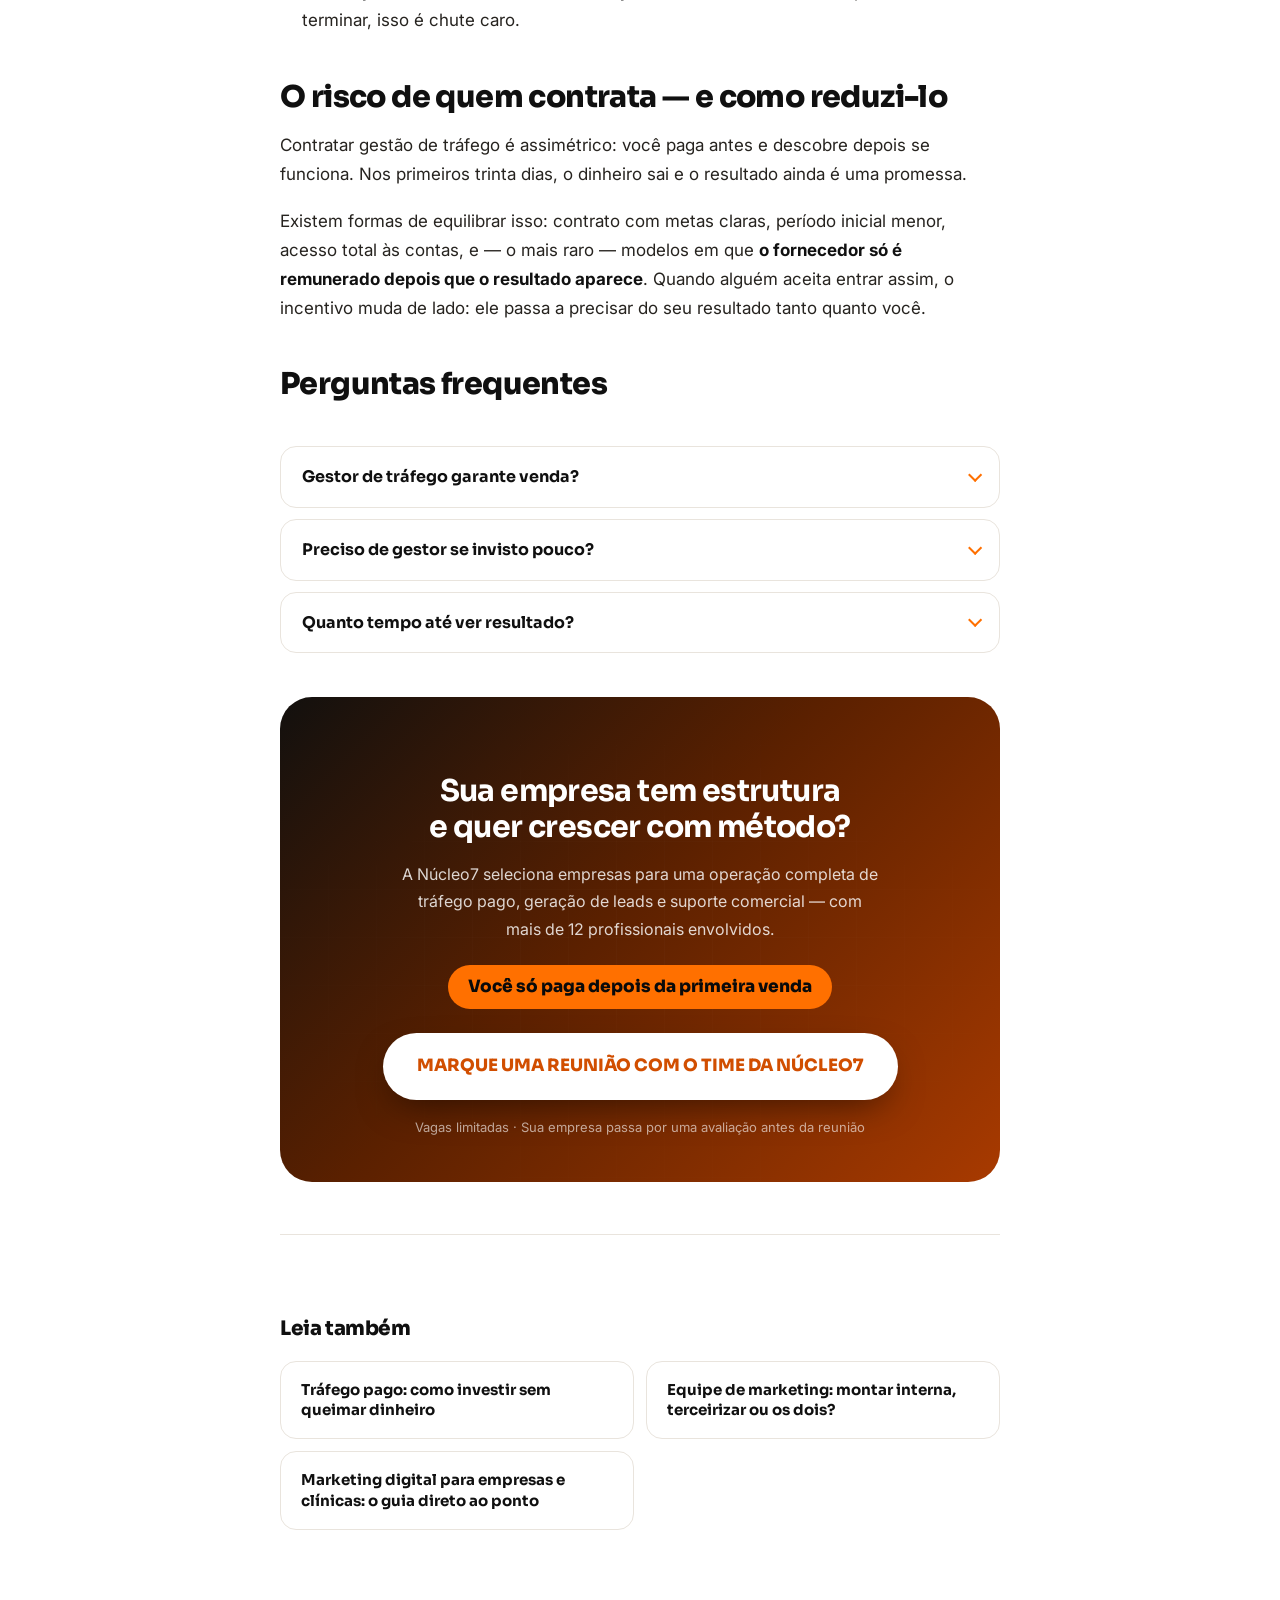
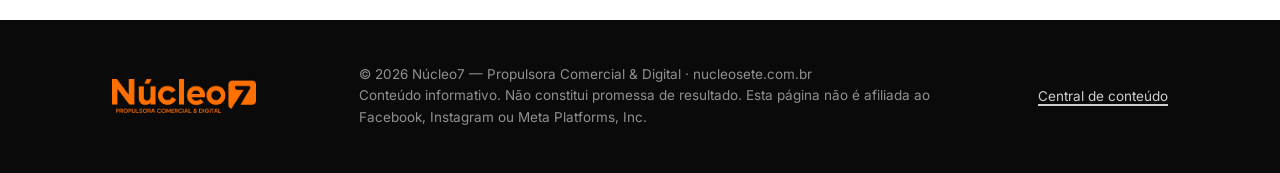
<file: conteudo/gestor-de-trafego.html>
<!DOCTYPE html>
<html lang="pt-BR">
<head>
<meta charset="UTF-8">
<meta name="viewport" content="width=device-width, initial-scale=1, viewport-fit=cover">
<meta name="theme-color" content="#0A0A0A">
<meta name="facebook-domain-verification" content="0egseyh3x0nnyvifl7hkaeydjd7gkp" />
<title>Gestor de tráfego: o que faz, quanto cobra e como escolher</title>
<meta name="description" content="O que um gestor de tráfego realmente faz, quanto custa contratar, quais perguntas fazer antes de fechar e os sinais de alerta que evitam prejuízo.">
<meta name="keywords" content="gestor de tráfego, quanto cobra gestor de tráfego, contratar gestor de tráfego">
<meta name="robots" content="index, follow, max-image-preview:large">
<meta name="author" content="Núcleo7">
<link rel="canonical" href="https://nucleosete.com.br/conteudo/gestor-de-trafego.html">
<meta property="og:type" content="article">
<meta property="og:locale" content="pt_BR">
<meta property="og:site_name" content="Núcleo7">
<meta property="og:title" content="Gestor de tráfego: o que faz, quanto cobra e como escolher">
<meta property="og:description" content="O que um gestor de tráfego realmente faz, quanto custa contratar, quais perguntas fazer antes de fechar e os sinais de alerta que evitam prejuízo.">
<meta property="og:url" content="https://nucleosete.com.br/conteudo/gestor-de-trafego.html">
<meta property="og:image" content="https://nucleosete.com.br/assets/og-image.png">
<meta name="twitter:card" content="summary_large_image">
<link rel="icon" href="../favicon.ico" sizes="any">
<link rel="icon" type="image/png" sizes="32x32" href="../assets/favicon-32.png">
<link rel="apple-touch-icon" href="../assets/apple-touch-icon.png">
<link rel="preconnect" href="https://fonts.googleapis.com">
<link rel="preconnect" href="https://fonts.gstatic.com" crossorigin>
<link href="https://fonts.googleapis.com/css2?family=Sora:wght@400;600;700;800&family=Inter:wght@400;500;600;700&display=swap" rel="stylesheet">
<link rel="stylesheet" href="estilo.css">
<script type="application/ld+json">
{"@context":"https://schema.org","@graph":[
 {"@type":"Article","headline":"Gestor de tráfego: o que faz, quanto custa e como escolher","description":"O que um gestor de tráfego realmente faz, quanto custa contratar, quais perguntas fazer antes de fechar e os sinais de alerta que evitam prejuízo.",
   "author":{"@type":"Organization","name":"Núcleo7","url":"https://nucleosete.com.br"},
   "publisher":{"@type":"Organization","name":"Núcleo7","logo":{"@type":"ImageObject","url":"https://nucleosete.com.br/assets/logo-nucleo7-laranja.png"}},
   "mainEntityOfPage":{"@type":"WebPage","@id":"https://nucleosete.com.br/conteudo/gestor-de-trafego.html"},
   "inLanguage":"pt-BR","image":"https://nucleosete.com.br/assets/og-image.png"},
 {"@type":"BreadcrumbList","itemListElement":[
   {"@type":"ListItem","position":1,"name":"Início","item":"https://nucleosete.com.br/"},
   {"@type":"ListItem","position":2,"name":"Conteúdo","item":"https://nucleosete.com.br/conteudo/"},
   {"@type":"ListItem","position":3,"name":"Gestor de tráfego","item":"https://nucleosete.com.br/conteudo/gestor-de-trafego.html"}]},
 {"@type":"FAQPage","mainEntity":[{"@type":"Question","name":"Gestor de tráfego garante venda?","acceptedAnswer":{"@type":"Answer","text":"Não, e desconfie de quem garantir. O que um bom profissional garante é execução, método e acompanhamento. A venda depende também da oferta, do preço, do atendimento e do mercado — variáveis que não são só dele."}},{"@type":"Question","name":"Preciso de gestor se invisto pouco?","acceptedAnswer":{"@type":"Answer","text":"Com verba muito baixa, a conta da gestão pode não fechar. O ponto de virada costuma ser quando a verba mensal supera o custo da gestão — aí um erro de configuração passa a custar mais caro do que o profissional."}},{"@type":"Question","name":"Quanto tempo até ver resultado?","acceptedAnswer":{"@type":"Answer","text":"Os primeiros contatos aparecem em dias. Custo por resultado estabilizado costuma levar de duas a seis semanas, porque a plataforma precisa acumular eventos para aprender. Julgar antes disso leva a decisões erradas."}}]}
]}
</script>
</head>
<body>
<div class="leitura-prog" id="leitura-prog"></div>
<header class="top">
  <div class="wrap top__in">
    <a class="logo" href="../index.html" aria-label="Núcleo7"><img src="../assets/logo-nucleo7-laranja.png" alt="Núcleo7" width="1369" height="324"></a>
    <a class="top__cta" href="../index.html?utm_source=site&utm_medium=conteudo&utm_campaign=blog-nucleo7&utm_content=gestor-de-trafego&utm_term=header#formulario">MARQUE UMA REUNIÃO</a>
  </div>
</header>
<nav class="barra-cat" aria-label="Temas"><div class="wrap barra-cat__in"><a href="index.html">Todos os temas</a><a href="marketing-digital-para-empresas-e-clinicas.html">Marketing digital</a><a href="redes-sociais-para-empresas.html">Rede social</a><a href="trafego-pago-para-empresas.html">Tráfego pago</a><a href="funil-de-conteudo.html">Funis de conteúdo</a><a href="como-fazer-sua-clinica-faturar-mais.html">Clínicas</a><a href="como-vender-usando-o-digital.html">Vendas</a><a href="equipe-de-marketing.html">Equipe</a><a href="gestor-de-trafego.html" aria-current="page">Gestor de tráfego</a><a href="ia-para-atendimento-no-whatsapp.html">IA no WhatsApp</a><a href="ia-para-construir-estrategias.html">IA na estratégia</a><a href="whatsapp-bloqueado-como-resolver.html">WhatsApp</a><a href="como-disparar-mensagens-no-whatsapp.html">WhatsApp</a></div></nav>

<main class="wrap">
  <nav class="crumbs leitura" aria-label="Você está aqui">
    <a href="../index.html">Início</a> › <a href="index.html">Conteúdo</a> › Gestor de tráfego
  </nav>

  <article class="artigo leitura">
    <header class="artigo__cab">
      <h1>Gestor de tráfego: o que faz, quanto custa e como escolher</h1>
      <p class="artigo__sub">Existe muita gente vendendo gestão de tráfego e pouca gente respondendo por resultado. Saber diferenciar economiza meses e alguns milhares de reais.</p>
      <div class="artigo__meta"><b>Gestor de tráfego</b> · Leitura de 3 min · Por Núcleo7</div>
    </header>

    <div class="indice"><b>Neste artigo</b><ol><li><a href="#s1">O que um bom gestor de tráfego faz de verdade</a></li><li><a href="#s2">Quanto custa</a></li><li><a href="#s3">Seis perguntas antes de contratar</a></li><li><a href="#s4">Sinais de alerta</a></li><li><a href="#s5">O risco de quem contrata — e como reduzi-lo</a></li></ol></div>

    <h2 id="s1">O que um bom gestor de tráfego faz de verdade</h2><p>Subir campanha é a menor parte do trabalho — e a única que muita gente entrega. Um gestor que vale o que cobra faz:</p><ul><li><strong>Diagnóstico</strong> antes de anunciar: oferta, público, capacidade de atendimento, ticket.</li><li><strong>Estrutura de mensuração</strong>: pixel instalado, eventos corretos, domínio verificado. Sem isso, a otimização é chute.</li><li><strong>Estratégia de criativo</strong>: o que testar, em que ordem, e por quê.</li><li><strong>Operação</strong>: leilão, orçamento, públicos, escala.</li><li><strong>Leitura de dados</strong>: transformar métrica em decisão de negócio.</li><li><strong>Interface com o comercial</strong>: acompanhar o que acontece com o lead depois do clique.</li></ul><div class='destaque'>O último item separa o profissional do operador de botão. Quem não pergunta o que aconteceu com os leads do mês passado está otimizando para a métrica errada e não sabe disso.</div><h2 id="s2">Quanto custa</h2><p>Os modelos mais comuns no mercado brasileiro:</p><table class='tabela'><tr><th>Modelo</th><th>Faixa</th><th>Observação</th></tr><tr><td>Valor fixo mensal</td><td>R$ 1.500 a R$ 8.000</td><td>Previsível; varia muito com a senioridade</td></tr><tr><td>Percentual da verba</td><td>10% a 20%</td><td>Cuidado: incentiva aumentar verba, não resultado</td></tr><tr><td>Fixo + variável</td><td>Fixo menor + bônus por meta</td><td>Alinha melhor os interesses das duas partes</td></tr><tr><td>Pagamento após resultado</td><td>Raro no mercado</td><td>Exige que o fornecedor assuma parte do risco</td></tr></table><p>O modelo importa mais do que o valor. Percentual puro da verba coloca você e o fornecedor em lados opostos da mesa: para ele, o melhor cenário é você gastar mais.</p><h2 id="s3">Seis perguntas antes de contratar</h2><ol><li><strong>Quais números você acompanha além de custo por lead?</strong> Se a resposta parar no CPL, ele não olha o negócio.</li><li><strong>Como você estrutura o rastreamento?</strong> Deve falar de pixel, eventos e verificação de domínio sem hesitar.</li><li><strong>Em cujo nome ficam a conta de anúncio e o pixel?</strong> A resposta certa é: no seu.</li><li><strong>O que você faz se em 30 dias não performar?</strong> Deve existir um plano, não uma justificativa pronta.</li><li><strong>Já atendeu negócio parecido com o meu?</strong> Peça o caso e os números, não o print de um dashboard qualquer.</li><li><strong>Qual é a sua rotina de trabalho na conta?</strong> Deve haver cadência de análise e teste, não só "acompanho todo dia".</li></ol>
<div class="cta-bloco">
  <h3>Quer parar de testar no escuro?</h3>
  <p>A Núcleo7 avalia a sua empresa e monta a operação de tráfego, conteúdo e suporte comercial. E a condição que ninguém oferece: o serviço só é cobrado depois da primeira venda.</p>
  <span class="garantia">Você só paga depois da primeira venda</span>
  <a class="btn" href="../index.html?utm_source=site&utm_medium=conteudo&utm_campaign=blog-nucleo7&utm_content=gestor-de-trafego&utm_term=meio-artigo#formulario" data-cta="meio-artigo">MARQUE UMA REUNIÃO COM O TIME DA NÚCLEO7</a>
  <small>Vagas limitadas · Sua empresa passa por uma avaliação antes da reunião</small>
</div><h2 id="s4">Sinais de alerta</h2><ul><li><strong>Garantia de venda.</strong> Ninguém controla a decisão de compra do outro. Garantir execução e acompanhamento é legítimo; garantir venda não é.</li><li><strong>Print de faturamento sem contexto.</strong> Receita sem o investimento ao lado não diz nada.</li><li><strong>Recusa em dar acesso às contas.</strong> Sinal claro de dependência forçada.</li><li><strong>Relatório só de métricas de plataforma.</strong> Impressão e clique sem ligação com venda é fumaça.</li><li><strong>Pressa para você aumentar a verba na primeira semana.</strong> Antes do aprendizado terminar, isso é chute caro.</li></ul><h2 id="s5">O risco de quem contrata — e como reduzi-lo</h2><p>Contratar gestão de tráfego é assimétrico: você paga antes e descobre depois se funciona. Nos primeiros trinta dias, o dinheiro sai e o resultado ainda é uma promessa.</p><p>Existem formas de equilibrar isso: contrato com metas claras, período inicial menor, acesso total às contas, e — o mais raro — modelos em que <strong>o fornecedor só é remunerado depois que o resultado aparece</strong>. Quando alguém aceita entrar assim, o incentivo muda de lado: ele passa a precisar do seu resultado tanto quanto você.</p>

    <h2>Perguntas frequentes</h2>
    <div class="faq"><details class="q"><summary>Gestor de tráfego garante venda?</summary><div class="a">Não, e desconfie de quem garantir. O que um bom profissional garante é execução, método e acompanhamento. A venda depende também da oferta, do preço, do atendimento e do mercado — variáveis que não são só dele.</div></details><details class="q"><summary>Preciso de gestor se invisto pouco?</summary><div class="a">Com verba muito baixa, a conta da gestão pode não fechar. O ponto de virada costuma ser quando a verba mensal supera o custo da gestão — aí um erro de configuração passa a custar mais caro do que o profissional.</div></details><details class="q"><summary>Quanto tempo até ver resultado?</summary><div class="a">Os primeiros contatos aparecem em dias. Custo por resultado estabilizado costuma levar de duas a seis semanas, porque a plataforma precisa acumular eventos para aprender. Julgar antes disso leva a decisões erradas.</div></details></div>

    
<div class="cta-bloco">
  <h3>Sua empresa tem estrutura e quer crescer com método?</h3>
  <p>A Núcleo7 seleciona empresas para uma operação completa de tráfego pago, geração de leads e suporte comercial — com mais de 12 profissionais envolvidos.</p>
  <span class="garantia">Você só paga depois da primeira venda</span>
  <a class="btn" href="../index.html?utm_source=site&utm_medium=conteudo&utm_campaign=blog-nucleo7&utm_content=gestor-de-trafego&utm_term=fim-artigo#formulario" data-cta="fim-artigo">MARQUE UMA REUNIÃO COM O TIME DA NÚCLEO7</a>
  <small>Vagas limitadas · Sua empresa passa por uma avaliação antes da reunião</small>
</div>

    <section class="relacionados">
      <h2>Leia também</h2>
      <div class="rel-lista"><a class="rel" href="trafego-pago-para-empresas.html">Tráfego pago: como investir sem queimar dinheiro</a><a class="rel" href="equipe-de-marketing.html">Equipe de marketing: montar interna, terceirizar ou os dois?</a><a class="rel" href="marketing-digital-para-empresas-e-clinicas.html">Marketing digital para empresas e clínicas: o guia direto ao ponto</a></div>
    </section>
  </article>
</main>

<footer class="rodape">
  <div class="wrap rodape__in">
    <a class="logo" href="../index.html"><img src="../assets/logo-nucleo7-laranja.png" alt="Núcleo7" width="1369" height="324" style="height:34px"></a>
    <p>
      © <span id="ano"></span> Núcleo7 — Propulsora Comercial &amp; Digital · nucleosete.com.br<br>
      Conteúdo informativo. Não constitui promessa de resultado.
      Esta página não é afiliada ao Facebook, Instagram ou Meta Platforms, Inc.
    </p>
    <a href="index.html">Central de conteúdo</a>
  </div>
</footer>
<script src="../config.js"></script>
<script src="../tracking.js"></script>
<script>
document.getElementById('ano').textContent = new Date().getFullYear();
(function(){
  var pb = document.getElementById('leitura-prog');
  if (pb) window.addEventListener('scroll', function(){
    var h = document.documentElement;
    var t = (h.scrollTop) / ((h.scrollHeight) - h.clientHeight);
    pb.style.width = Math.min(100, Math.max(0, t*100)) + '%';
  }, {passive:true});
  document.querySelectorAll('[data-cta]').forEach(function(el){
    el.addEventListener('click', function(){
      if (window.N7) N7.track('ClickCTA', { posicao: el.getAttribute('data-cta'), origem: 'conteudo' });
    });
  });
})();
</script>
</body>
</html>
</file>
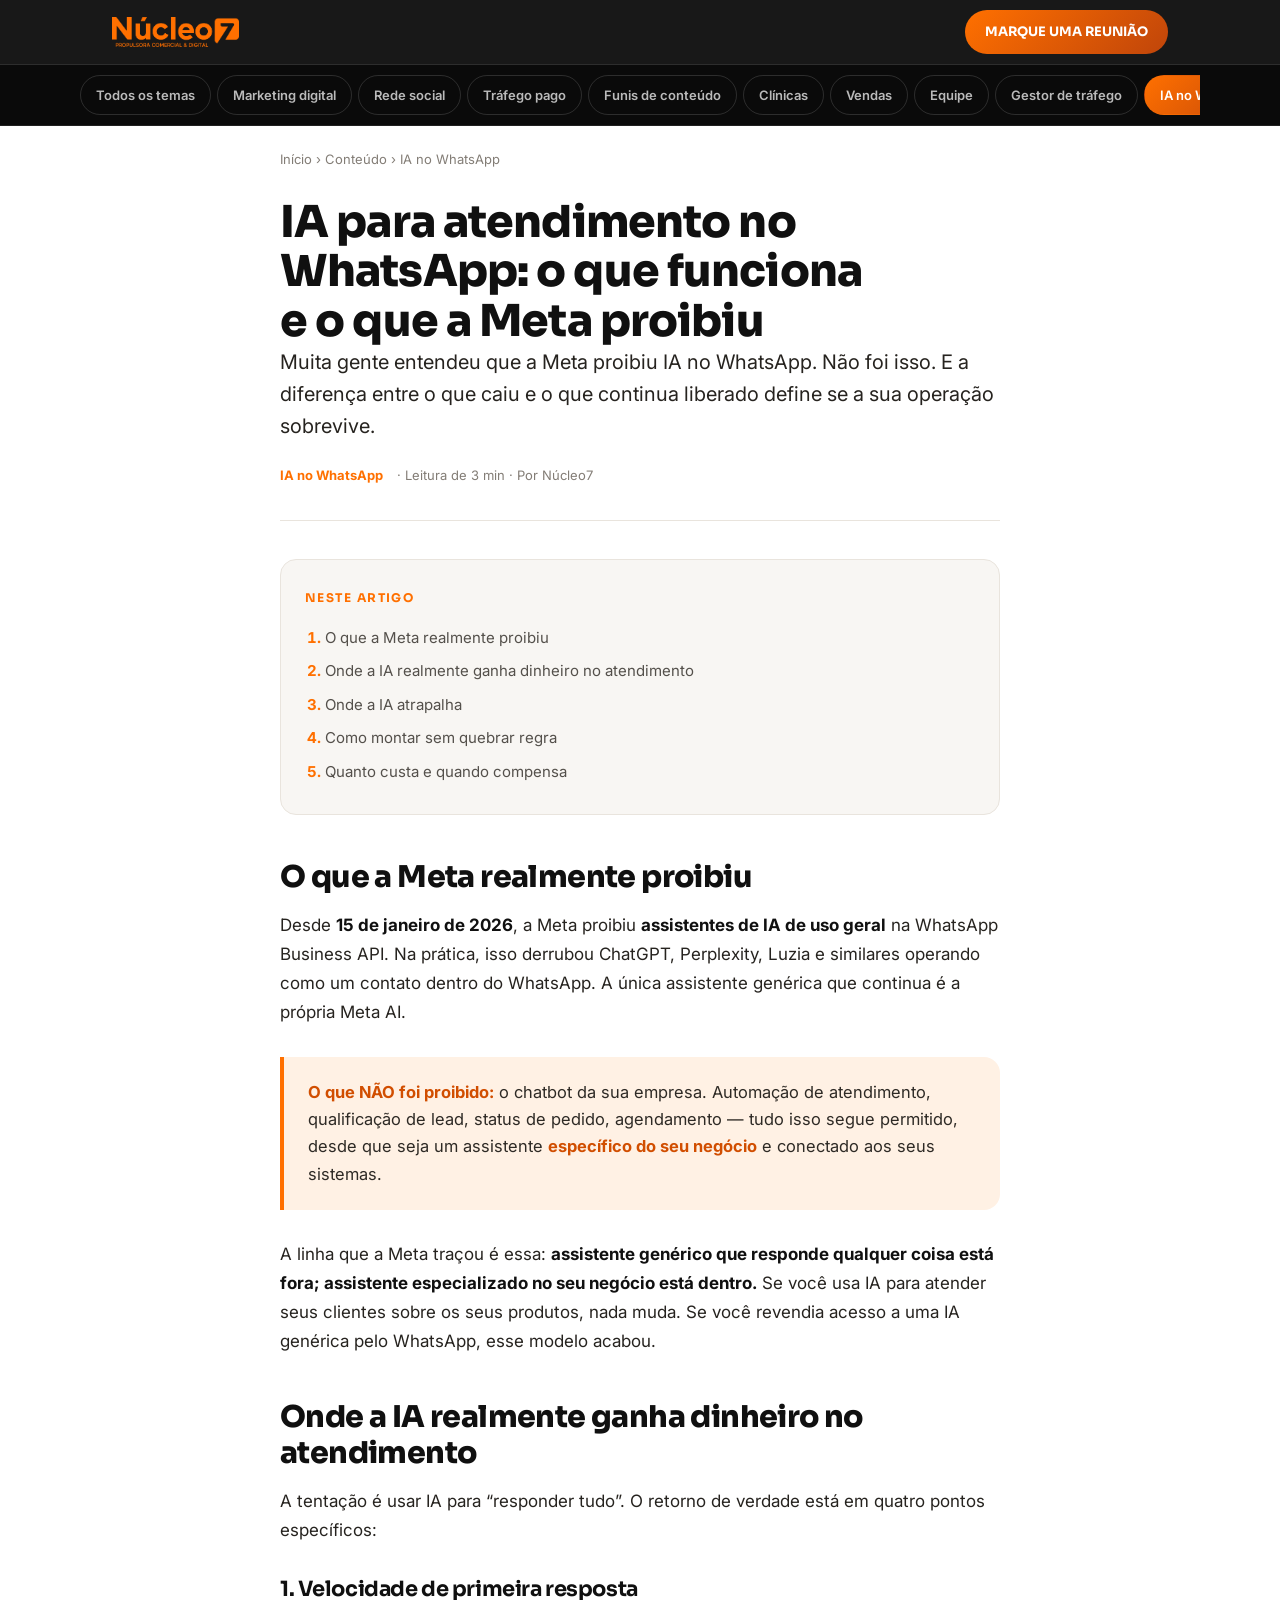
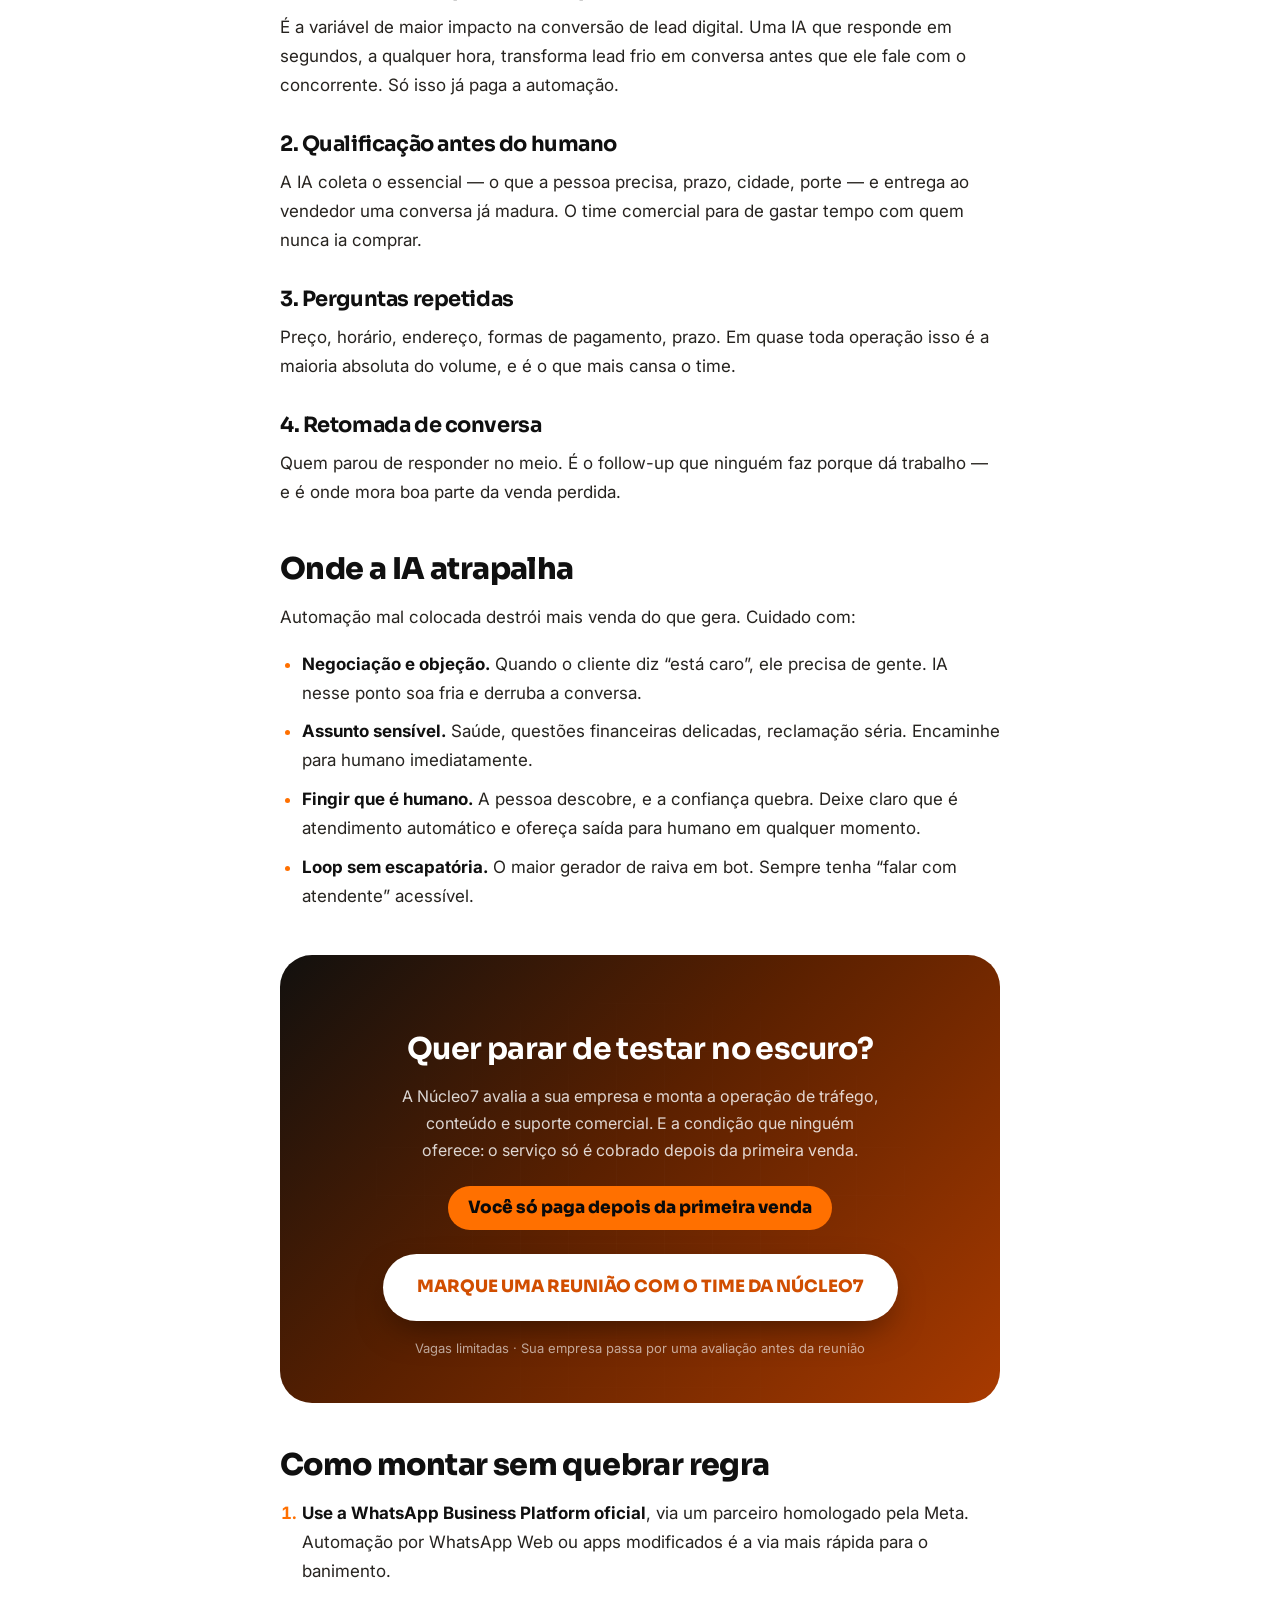
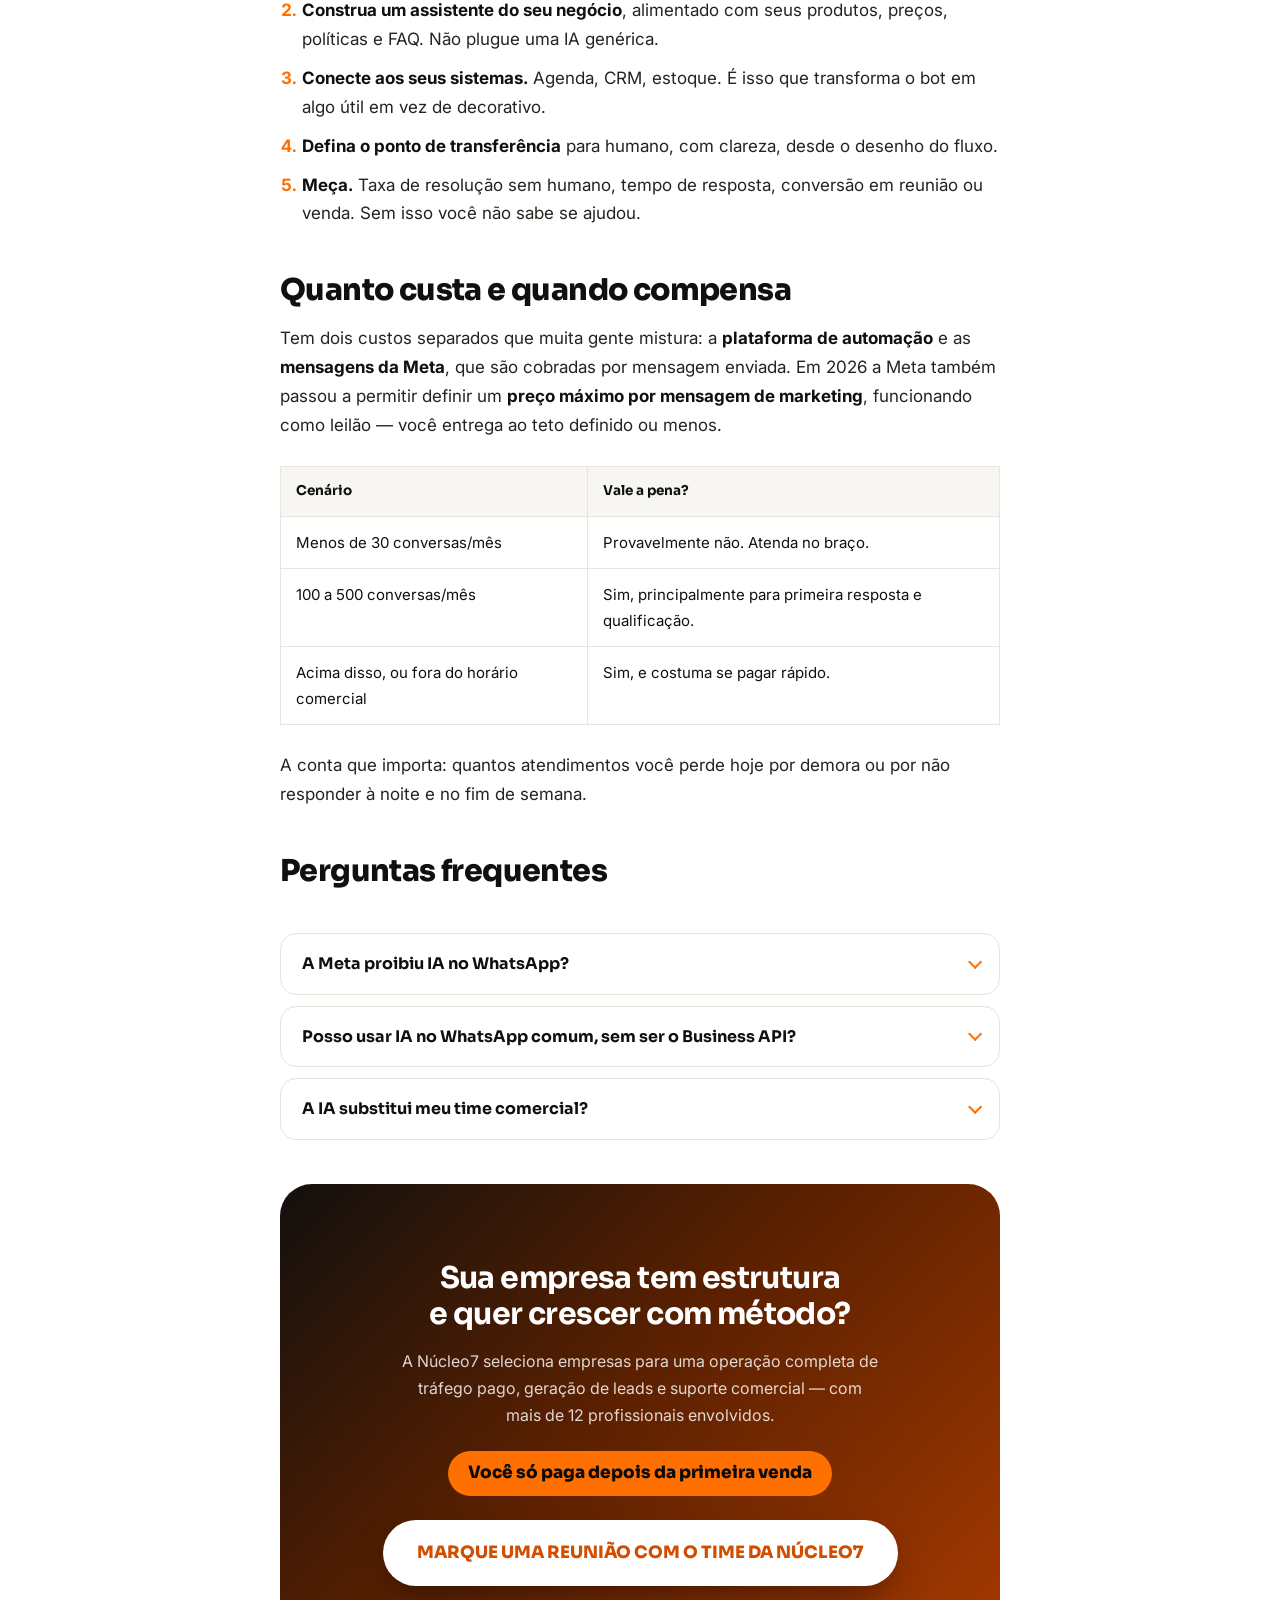
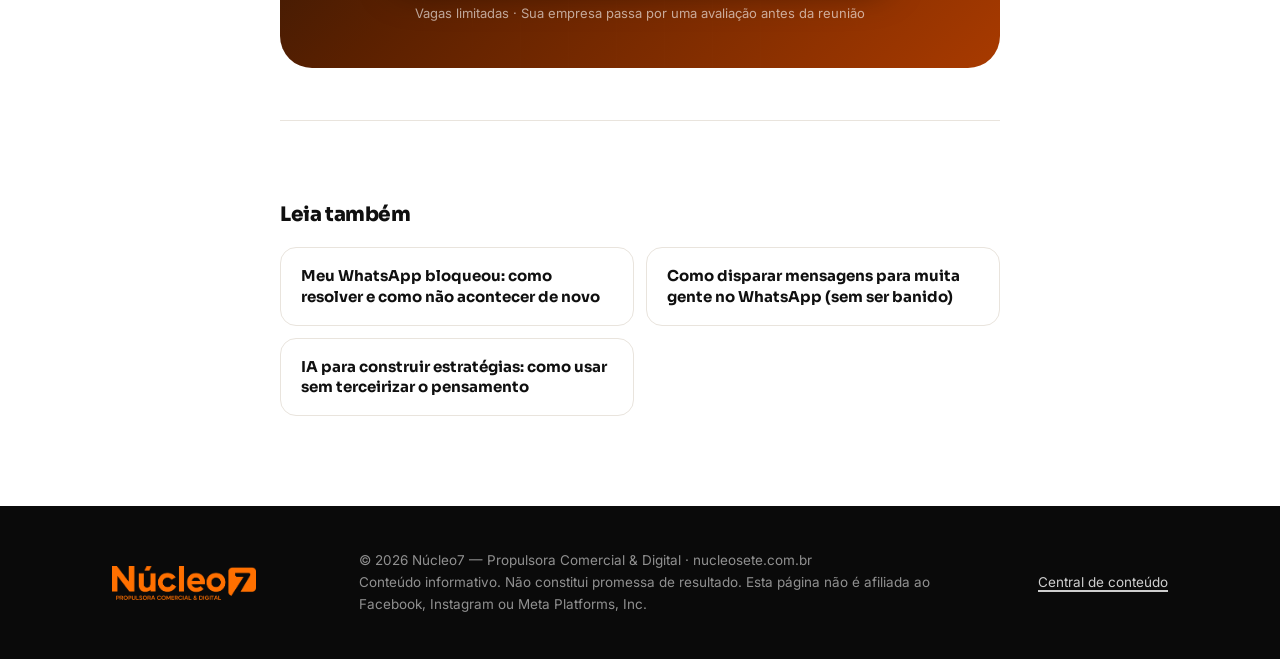
<file: conteudo/ia-para-atendimento-no-whatsapp.html>
<!DOCTYPE html>
<html lang="pt-BR">
<head>
<meta charset="UTF-8">
<meta name="viewport" content="width=device-width, initial-scale=1, viewport-fit=cover">
<meta name="theme-color" content="#0A0A0A">
<meta name="facebook-domain-verification" content="0egseyh3x0nnyvifl7hkaeydjd7gkp" />
<title>IA para atendimento no WhatsApp: o que mudou em 2026 | Núcleo7</title>
<meta name="description" content="Como usar inteligência artificial no atendimento pelo WhatsApp, o que a Meta proibiu a partir de janeiro de 2026 e como montar uma automação que vende sem quebrar as regras.">
<meta name="keywords" content="ia para whatsapp, chatbot whatsapp, atendimento automatizado whatsapp, inteligência artificial atendimento">
<meta name="robots" content="index, follow, max-image-preview:large">
<meta name="author" content="Núcleo7">
<link rel="canonical" href="https://nucleosete.com.br/conteudo/ia-para-atendimento-no-whatsapp.html">
<meta property="og:type" content="article">
<meta property="og:locale" content="pt_BR">
<meta property="og:site_name" content="Núcleo7">
<meta property="og:title" content="IA para atendimento no WhatsApp: o que mudou em 2026 | Núcleo7">
<meta property="og:description" content="Como usar inteligência artificial no atendimento pelo WhatsApp, o que a Meta proibiu a partir de janeiro de 2026 e como montar uma automação que vende sem quebrar as regras.">
<meta property="og:url" content="https://nucleosete.com.br/conteudo/ia-para-atendimento-no-whatsapp.html">
<meta property="og:image" content="https://nucleosete.com.br/assets/og-image.png">
<meta name="twitter:card" content="summary_large_image">
<link rel="icon" href="../favicon.ico" sizes="any">
<link rel="icon" type="image/png" sizes="32x32" href="../assets/favicon-32.png">
<link rel="apple-touch-icon" href="../assets/apple-touch-icon.png">
<link rel="preconnect" href="https://fonts.googleapis.com">
<link rel="preconnect" href="https://fonts.gstatic.com" crossorigin>
<link href="https://fonts.googleapis.com/css2?family=Sora:wght@400;600;700;800&family=Inter:wght@400;500;600;700&display=swap" rel="stylesheet">
<link rel="stylesheet" href="estilo.css">
<script type="application/ld+json">
{"@context":"https://schema.org","@graph":[
 {"@type":"Article","headline":"IA para atendimento no WhatsApp: o que funciona e o que a Meta proibiu","description":"Como usar inteligência artificial no atendimento pelo WhatsApp, o que a Meta proibiu a partir de janeiro de 2026 e como montar uma automação que vende sem quebrar as regras.",
   "author":{"@type":"Organization","name":"Núcleo7","url":"https://nucleosete.com.br"},
   "publisher":{"@type":"Organization","name":"Núcleo7","logo":{"@type":"ImageObject","url":"https://nucleosete.com.br/assets/logo-nucleo7-laranja.png"}},
   "mainEntityOfPage":{"@type":"WebPage","@id":"https://nucleosete.com.br/conteudo/ia-para-atendimento-no-whatsapp.html"},
   "inLanguage":"pt-BR","image":"https://nucleosete.com.br/assets/og-image.png"},
 {"@type":"BreadcrumbList","itemListElement":[
   {"@type":"ListItem","position":1,"name":"Início","item":"https://nucleosete.com.br/"},
   {"@type":"ListItem","position":2,"name":"Conteúdo","item":"https://nucleosete.com.br/conteudo/"},
   {"@type":"ListItem","position":3,"name":"IA no WhatsApp","item":"https://nucleosete.com.br/conteudo/ia-para-atendimento-no-whatsapp.html"}]},
 {"@type":"FAQPage","mainEntity":[{"@type":"Question","name":"A Meta proibiu IA no WhatsApp?","acceptedAnswer":{"@type":"Answer","text":"Não. Proibiu assistentes de IA de uso geral (tipo ChatGPT) operando na WhatsApp Business API desde 15 de janeiro de 2026. Chatbots próprios de empresas, para atendimento e vendas do próprio negócio, continuam permitidos."}},{"@type":"Question","name":"Posso usar IA no WhatsApp comum, sem ser o Business API?","acceptedAnswer":{"@type":"Answer","text":"Automatizar o WhatsApp comum por ferramentas não oficiais é uma das principais causas de banimento. Se a automação é parte da operação, use a plataforma oficial com um parceiro homologado."}},{"@type":"Question","name":"A IA substitui meu time comercial?","acceptedAnswer":{"@type":"Answer","text":"Não em venda consultiva. Ela substitui a parte repetitiva — primeira resposta, triagem, perguntas frequentes — e entrega ao vendedor uma conversa já qualificada. Quem tenta trocar o time inteiro por bot costuma perder venda."}}]}
]}
</script>
</head>
<body>
<div class="leitura-prog" id="leitura-prog"></div>
<header class="top">
  <div class="wrap top__in">
    <a class="logo" href="../index.html" aria-label="Núcleo7"><img src="../assets/logo-nucleo7-laranja.png" alt="Núcleo7" width="1369" height="324"></a>
    <a class="top__cta" href="../index.html?utm_source=site&utm_medium=conteudo&utm_campaign=blog-nucleo7&utm_content=ia-para-atendimento-no-whatsapp&utm_term=header#formulario">MARQUE UMA REUNIÃO</a>
  </div>
</header>
<nav class="barra-cat" aria-label="Temas"><div class="wrap barra-cat__in"><a href="index.html">Todos os temas</a><a href="marketing-digital-para-empresas-e-clinicas.html">Marketing digital</a><a href="redes-sociais-para-empresas.html">Rede social</a><a href="trafego-pago-para-empresas.html">Tráfego pago</a><a href="funil-de-conteudo.html">Funis de conteúdo</a><a href="como-fazer-sua-clinica-faturar-mais.html">Clínicas</a><a href="como-vender-usando-o-digital.html">Vendas</a><a href="equipe-de-marketing.html">Equipe</a><a href="gestor-de-trafego.html">Gestor de tráfego</a><a href="ia-para-atendimento-no-whatsapp.html" aria-current="page">IA no WhatsApp</a><a href="ia-para-construir-estrategias.html">IA na estratégia</a><a href="whatsapp-bloqueado-como-resolver.html">WhatsApp</a><a href="como-disparar-mensagens-no-whatsapp.html">WhatsApp</a></div></nav>

<main class="wrap">
  <nav class="crumbs leitura" aria-label="Você está aqui">
    <a href="../index.html">Início</a> › <a href="index.html">Conteúdo</a> › IA no WhatsApp
  </nav>

  <article class="artigo leitura">
    <header class="artigo__cab">
      <h1>IA para atendimento no WhatsApp: o que funciona e o que a Meta proibiu</h1>
      <p class="artigo__sub">Muita gente entendeu que a Meta proibiu IA no WhatsApp. Não foi isso. E a diferença entre o que caiu e o que continua liberado define se a sua operação sobrevive.</p>
      <div class="artigo__meta"><b>IA no WhatsApp</b> · Leitura de 3 min · Por Núcleo7</div>
    </header>

    <div class="indice"><b>Neste artigo</b><ol><li><a href="#s1">O que a Meta realmente proibiu</a></li><li><a href="#s2">Onde a IA realmente ganha dinheiro no atendimento</a></li><li><a href="#s3">Onde a IA atrapalha</a></li><li><a href="#s4">Como montar sem quebrar regra</a></li><li><a href="#s5">Quanto custa e quando compensa</a></li></ol></div>

    <h2 id="s1">O que a Meta realmente proibiu</h2><p>Desde <strong>15 de janeiro de 2026</strong>, a Meta proibiu <strong>assistentes de IA de uso geral</strong> na WhatsApp Business API. Na prática, isso derrubou ChatGPT, Perplexity, Luzia e similares operando como um contato dentro do WhatsApp. A única assistente genérica que continua é a própria Meta AI.</p><div class='destaque'><strong>O que NÃO foi proibido:</strong> o chatbot da sua empresa. Automação de atendimento, qualificação de lead, status de pedido, agendamento — tudo isso segue permitido, desde que seja um assistente <strong>específico do seu negócio</strong> e conectado aos seus sistemas.</div><p>A linha que a Meta traçou é essa: <strong>assistente genérico que responde qualquer coisa está fora; assistente especializado no seu negócio está dentro.</strong> Se você usa IA para atender seus clientes sobre os seus produtos, nada muda. Se você revendia acesso a uma IA genérica pelo WhatsApp, esse modelo acabou.</p><h2 id="s2">Onde a IA realmente ganha dinheiro no atendimento</h2><p>A tentação é usar IA para “responder tudo”. O retorno de verdade está em quatro pontos específicos:</p><h3>1. Velocidade de primeira resposta</h3><p>É a variável de maior impacto na conversão de lead digital. Uma IA que responde em segundos, a qualquer hora, transforma lead frio em conversa antes que ele fale com o concorrente. Só isso já paga a automação.</p><h3>2. Qualificação antes do humano</h3><p>A IA coleta o essencial — o que a pessoa precisa, prazo, cidade, porte — e entrega ao vendedor uma conversa já madura. O time comercial para de gastar tempo com quem nunca ia comprar.</p><h3>3. Perguntas repetidas</h3><p>Preço, horário, endereço, formas de pagamento, prazo. Em quase toda operação isso é a maioria absoluta do volume, e é o que mais cansa o time.</p><h3>4. Retomada de conversa</h3><p>Quem parou de responder no meio. É o follow-up que ninguém faz porque dá trabalho — e é onde mora boa parte da venda perdida.</p><h2 id="s3">Onde a IA atrapalha</h2><p>Automação mal colocada destrói mais venda do que gera. Cuidado com:</p><ul><li><strong>Negociação e objeção.</strong> Quando o cliente diz “está caro”, ele precisa de gente. IA nesse ponto soa fria e derruba a conversa.</li><li><strong>Assunto sensível.</strong> Saúde, questões financeiras delicadas, reclamação séria. Encaminhe para humano imediatamente.</li><li><strong>Fingir que é humano.</strong> A pessoa descobre, e a confiança quebra. Deixe claro que é atendimento automático e ofereça saída para humano em qualquer momento.</li><li><strong>Loop sem escapatória.</strong> O maior gerador de raiva em bot. Sempre tenha “falar com atendente” acessível.</li></ul>
<div class="cta-bloco">
  <h3>Quer parar de testar no escuro?</h3>
  <p>A Núcleo7 avalia a sua empresa e monta a operação de tráfego, conteúdo e suporte comercial. E a condição que ninguém oferece: o serviço só é cobrado depois da primeira venda.</p>
  <span class="garantia">Você só paga depois da primeira venda</span>
  <a class="btn" href="../index.html?utm_source=site&utm_medium=conteudo&utm_campaign=blog-nucleo7&utm_content=ia-para-atendimento-no-whatsapp&utm_term=meio-artigo#formulario" data-cta="meio-artigo">MARQUE UMA REUNIÃO COM O TIME DA NÚCLEO7</a>
  <small>Vagas limitadas · Sua empresa passa por uma avaliação antes da reunião</small>
</div><h2 id="s4">Como montar sem quebrar regra</h2><ol><li><strong>Use a WhatsApp Business Platform oficial</strong>, via um parceiro homologado pela Meta. Automação por WhatsApp Web ou apps modificados é a via mais rápida para o banimento.</li><li><strong>Construa um assistente do seu negócio</strong>, alimentado com seus produtos, preços, políticas e FAQ. Não plugue uma IA genérica.</li><li><strong>Conecte aos seus sistemas.</strong> Agenda, CRM, estoque. É isso que transforma o bot em algo útil em vez de decorativo.</li><li><strong>Defina o ponto de transferência</strong> para humano, com clareza, desde o desenho do fluxo.</li><li><strong>Meça.</strong> Taxa de resolução sem humano, tempo de resposta, conversão em reunião ou venda. Sem isso você não sabe se ajudou.</li></ol><h2 id="s5">Quanto custa e quando compensa</h2><p>Tem dois custos separados que muita gente mistura: a <strong>plataforma de automação</strong> e as <strong>mensagens da Meta</strong>, que são cobradas por mensagem enviada. Em 2026 a Meta também passou a permitir definir um <strong>preço máximo por mensagem de marketing</strong>, funcionando como leilão — você entrega ao teto definido ou menos.</p><table class='tabela'><tr><th>Cenário</th><th>Vale a pena?</th></tr><tr><td>Menos de 30 conversas/mês</td><td>Provavelmente não. Atenda no braço.</td></tr><tr><td>100 a 500 conversas/mês</td><td>Sim, principalmente para primeira resposta e qualificação.</td></tr><tr><td>Acima disso, ou fora do horário comercial</td><td>Sim, e costuma se pagar rápido.</td></tr></table><p>A conta que importa: quantos atendimentos você perde hoje por demora ou por não responder à noite e no fim de semana.</p>

    <h2>Perguntas frequentes</h2>
    <div class="faq"><details class="q"><summary>A Meta proibiu IA no WhatsApp?</summary><div class="a">Não. Proibiu assistentes de IA de uso geral (tipo ChatGPT) operando na WhatsApp Business API desde 15 de janeiro de 2026. Chatbots próprios de empresas, para atendimento e vendas do próprio negócio, continuam permitidos.</div></details><details class="q"><summary>Posso usar IA no WhatsApp comum, sem ser o Business API?</summary><div class="a">Automatizar o WhatsApp comum por ferramentas não oficiais é uma das principais causas de banimento. Se a automação é parte da operação, use a plataforma oficial com um parceiro homologado.</div></details><details class="q"><summary>A IA substitui meu time comercial?</summary><div class="a">Não em venda consultiva. Ela substitui a parte repetitiva — primeira resposta, triagem, perguntas frequentes — e entrega ao vendedor uma conversa já qualificada. Quem tenta trocar o time inteiro por bot costuma perder venda.</div></details></div>

    
<div class="cta-bloco">
  <h3>Sua empresa tem estrutura e quer crescer com método?</h3>
  <p>A Núcleo7 seleciona empresas para uma operação completa de tráfego pago, geração de leads e suporte comercial — com mais de 12 profissionais envolvidos.</p>
  <span class="garantia">Você só paga depois da primeira venda</span>
  <a class="btn" href="../index.html?utm_source=site&utm_medium=conteudo&utm_campaign=blog-nucleo7&utm_content=ia-para-atendimento-no-whatsapp&utm_term=fim-artigo#formulario" data-cta="fim-artigo">MARQUE UMA REUNIÃO COM O TIME DA NÚCLEO7</a>
  <small>Vagas limitadas · Sua empresa passa por uma avaliação antes da reunião</small>
</div>

    <section class="relacionados">
      <h2>Leia também</h2>
      <div class="rel-lista"><a class="rel" href="whatsapp-bloqueado-como-resolver.html">Meu WhatsApp bloqueou: como resolver e como não acontecer de novo</a><a class="rel" href="como-disparar-mensagens-no-whatsapp.html">Como disparar mensagens para muita gente no WhatsApp (sem ser banido)</a><a class="rel" href="ia-para-construir-estrategias.html">IA para construir estratégias: como usar sem terceirizar o pensamento</a></div>
    </section>
  </article>
</main>

<footer class="rodape">
  <div class="wrap rodape__in">
    <a class="logo" href="../index.html"><img src="../assets/logo-nucleo7-laranja.png" alt="Núcleo7" width="1369" height="324" style="height:34px"></a>
    <p>
      © <span id="ano"></span> Núcleo7 — Propulsora Comercial &amp; Digital · nucleosete.com.br<br>
      Conteúdo informativo. Não constitui promessa de resultado.
      Esta página não é afiliada ao Facebook, Instagram ou Meta Platforms, Inc.
    </p>
    <a href="index.html">Central de conteúdo</a>
  </div>
</footer>
<script src="../config.js"></script>
<script src="../tracking.js"></script>
<script>
document.getElementById('ano').textContent = new Date().getFullYear();
(function(){
  var pb = document.getElementById('leitura-prog');
  if (pb) window.addEventListener('scroll', function(){
    var h = document.documentElement;
    var t = (h.scrollTop) / ((h.scrollHeight) - h.clientHeight);
    pb.style.width = Math.min(100, Math.max(0, t*100)) + '%';
  }, {passive:true});
  document.querySelectorAll('[data-cta]').forEach(function(el){
    el.addEventListener('click', function(){
      if (window.N7) N7.track('ClickCTA', { posicao: el.getAttribute('data-cta'), origem: 'conteudo' });
    });
  });
})();
</script>
</body>
</html>
</file>
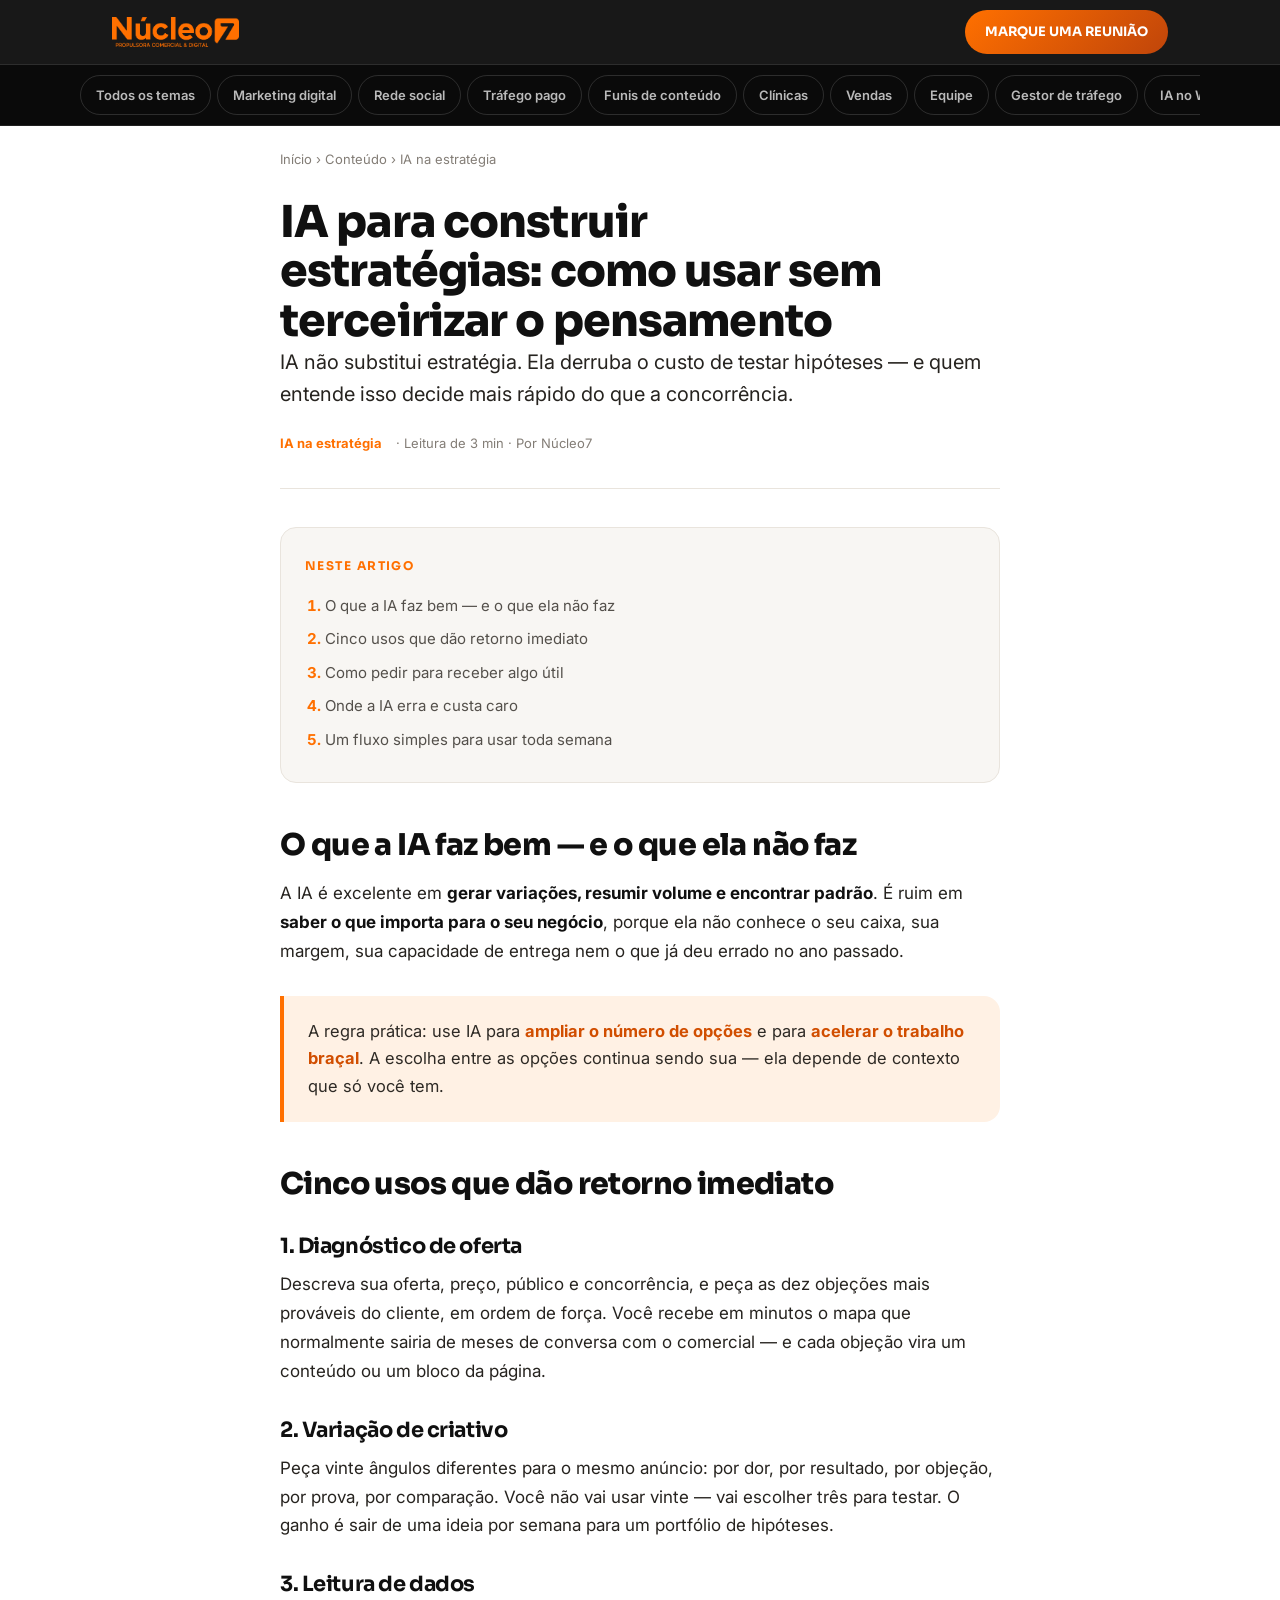
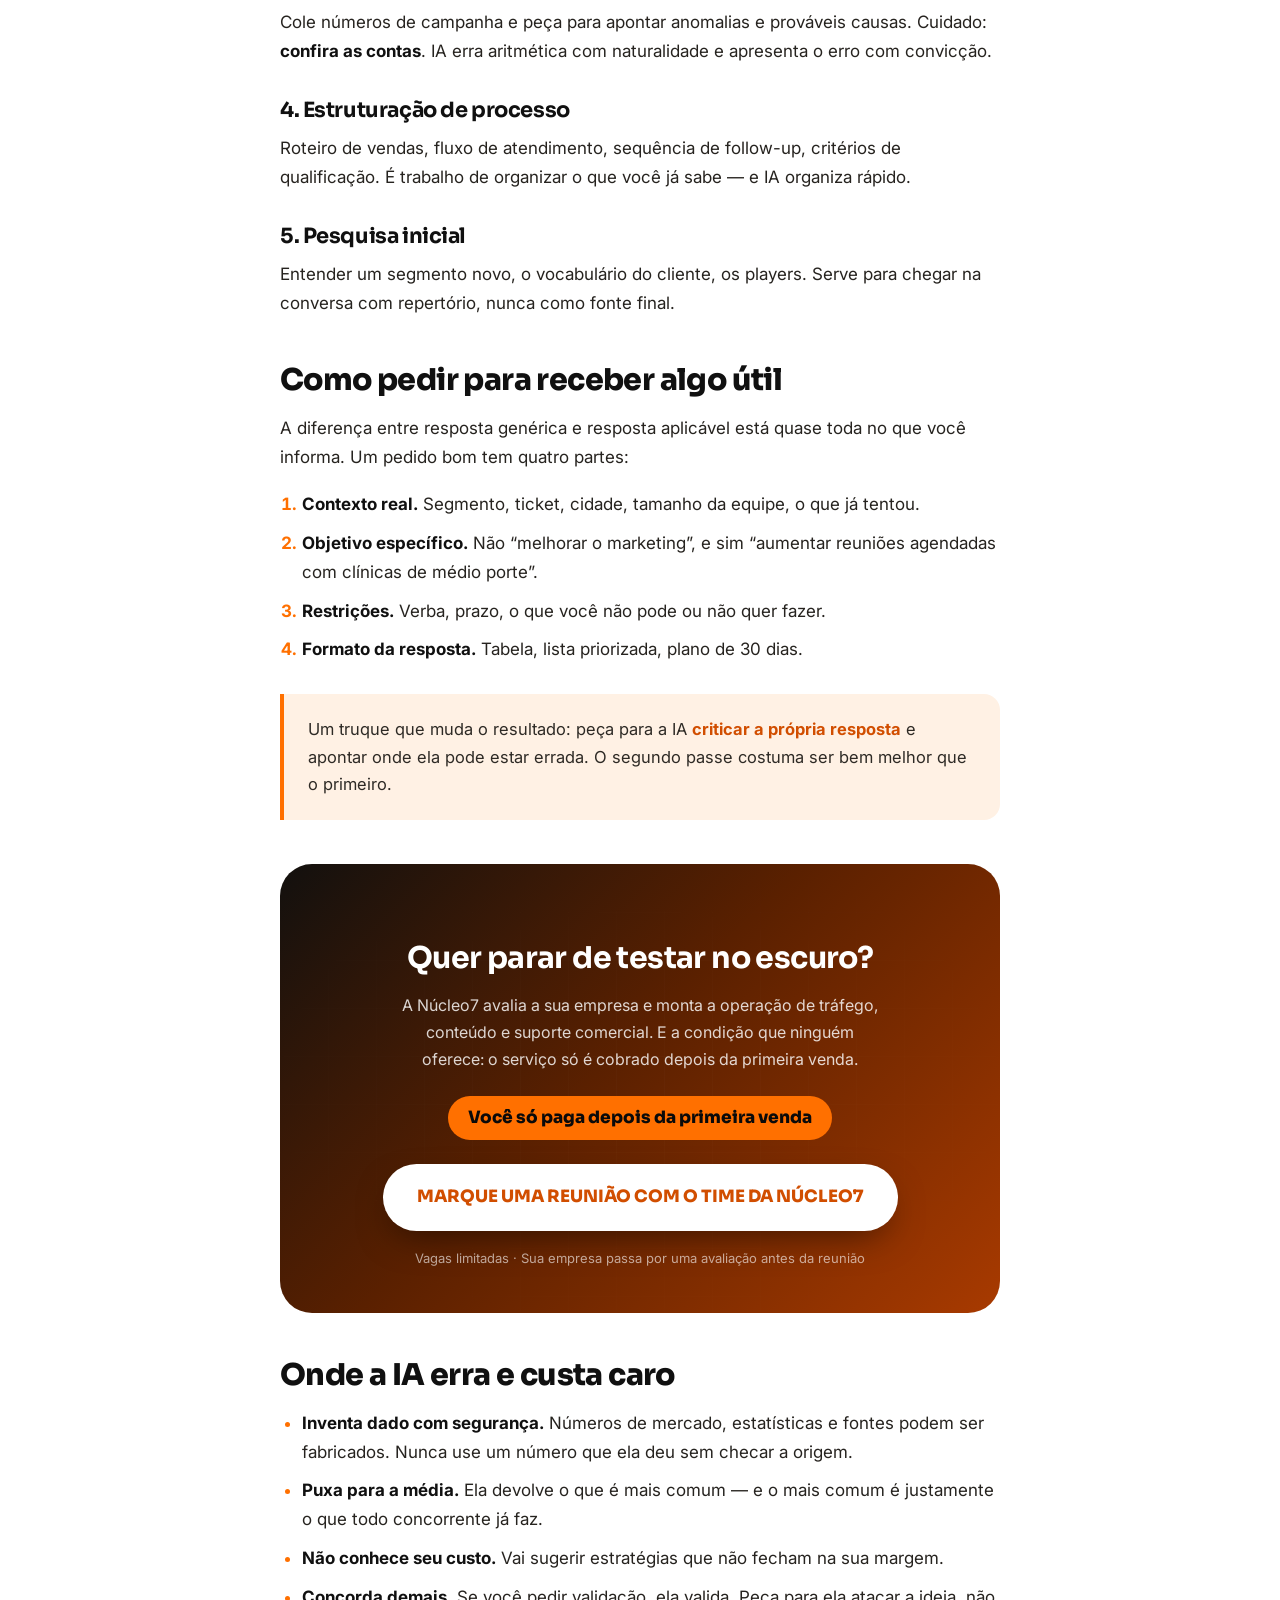
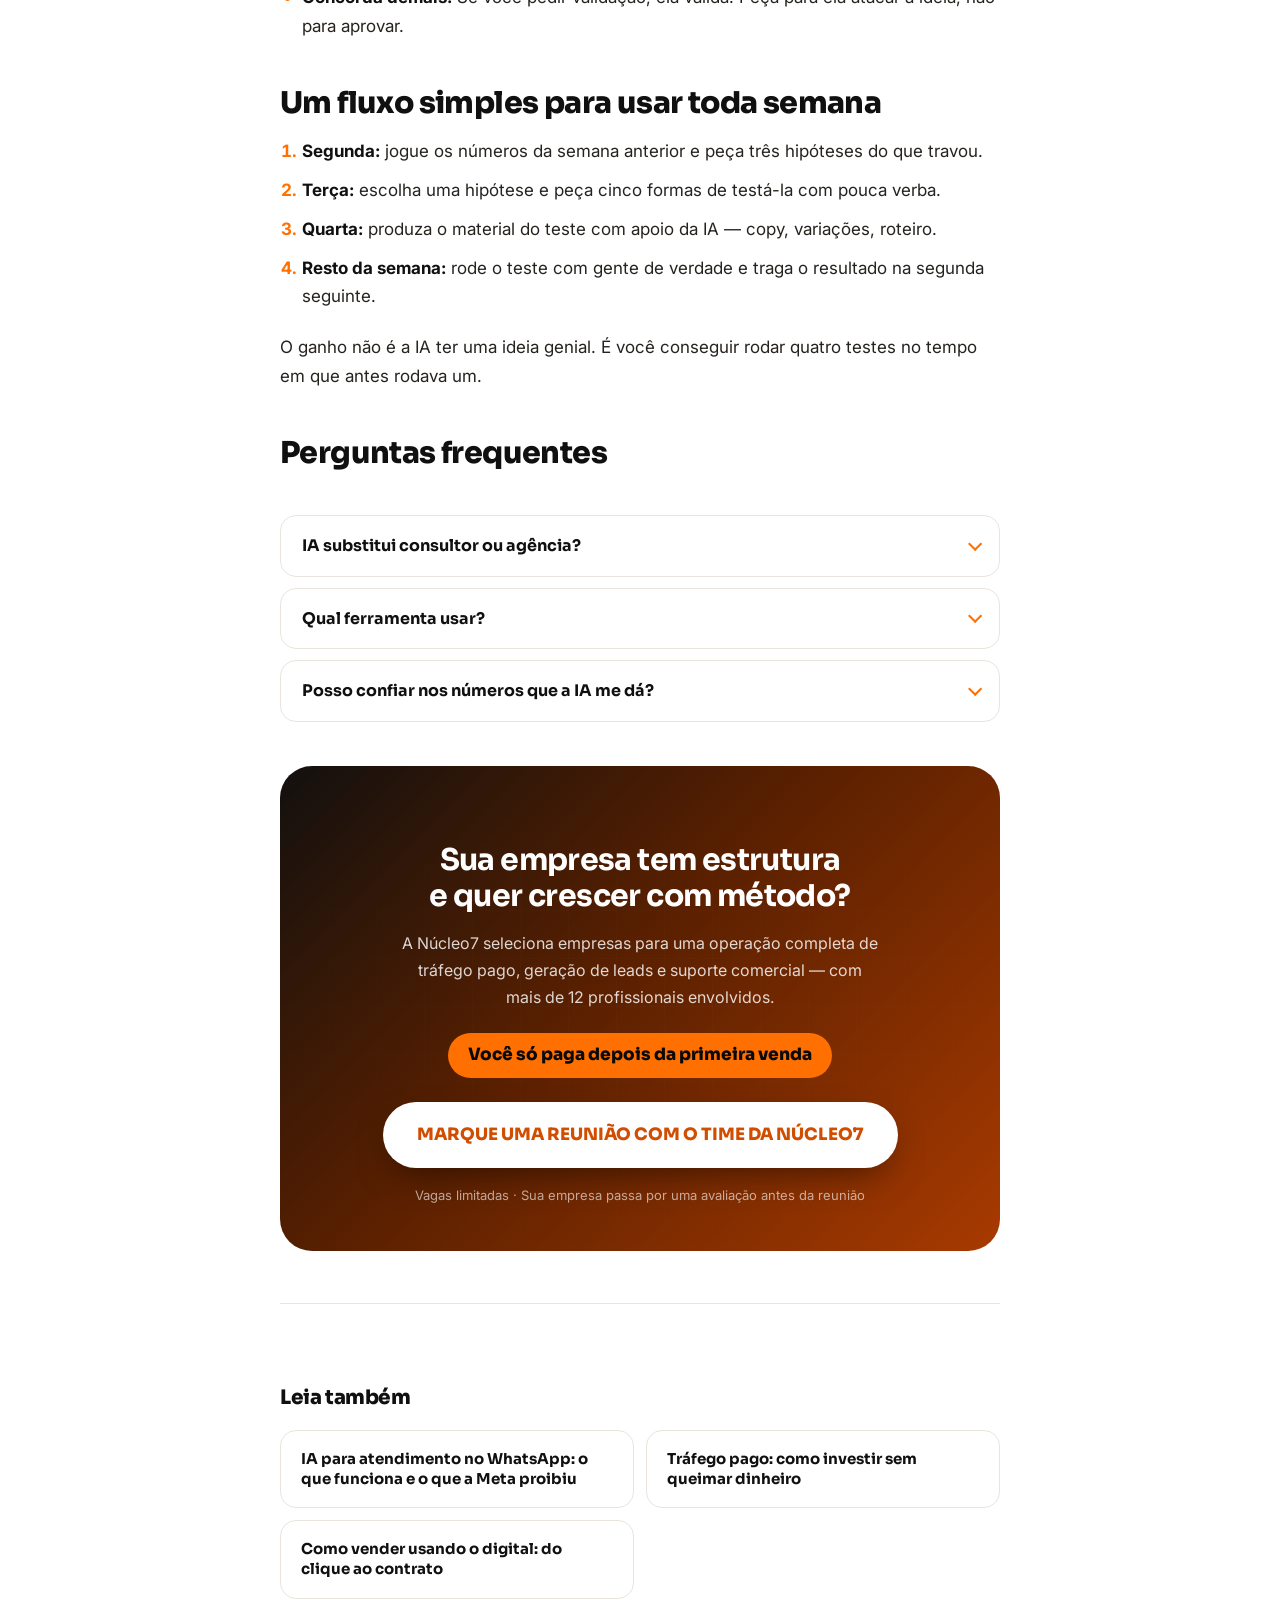
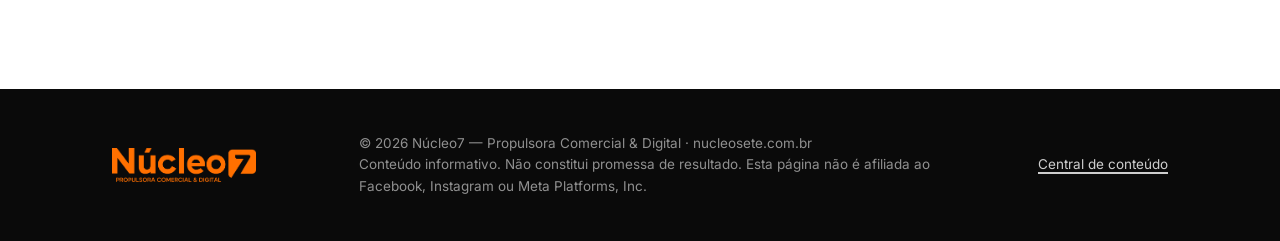
<file: conteudo/ia-para-construir-estrategias.html>
<!DOCTYPE html>
<html lang="pt-BR">
<head>
<meta charset="UTF-8">
<meta name="viewport" content="width=device-width, initial-scale=1, viewport-fit=cover">
<meta name="theme-color" content="#0A0A0A">
<meta name="facebook-domain-verification" content="0egseyh3x0nnyvifl7hkaeydjd7gkp" />
<title>IA para construir estratégia de marketing e vendas | Núcleo7</title>
<meta name="description" content="Como usar inteligência artificial para analisar dados, gerar hipóteses, criar ofertas e acelerar decisões de marketing — e onde ela erra feio se você confiar demais.">
<meta name="keywords" content="ia para estratégia, inteligência artificial marketing, ia para negócios, análise com ia">
<meta name="robots" content="index, follow, max-image-preview:large">
<meta name="author" content="Núcleo7">
<link rel="canonical" href="https://nucleosete.com.br/conteudo/ia-para-construir-estrategias.html">
<meta property="og:type" content="article">
<meta property="og:locale" content="pt_BR">
<meta property="og:site_name" content="Núcleo7">
<meta property="og:title" content="IA para construir estratégia de marketing e vendas | Núcleo7">
<meta property="og:description" content="Como usar inteligência artificial para analisar dados, gerar hipóteses, criar ofertas e acelerar decisões de marketing — e onde ela erra feio se você confiar demais.">
<meta property="og:url" content="https://nucleosete.com.br/conteudo/ia-para-construir-estrategias.html">
<meta property="og:image" content="https://nucleosete.com.br/assets/og-image.png">
<meta name="twitter:card" content="summary_large_image">
<link rel="icon" href="../favicon.ico" sizes="any">
<link rel="icon" type="image/png" sizes="32x32" href="../assets/favicon-32.png">
<link rel="apple-touch-icon" href="../assets/apple-touch-icon.png">
<link rel="preconnect" href="https://fonts.googleapis.com">
<link rel="preconnect" href="https://fonts.gstatic.com" crossorigin>
<link href="https://fonts.googleapis.com/css2?family=Sora:wght@400;600;700;800&family=Inter:wght@400;500;600;700&display=swap" rel="stylesheet">
<link rel="stylesheet" href="estilo.css">
<script type="application/ld+json">
{"@context":"https://schema.org","@graph":[
 {"@type":"Article","headline":"IA para construir estratégias: como usar sem terceirizar o pensamento","description":"Como usar inteligência artificial para analisar dados, gerar hipóteses, criar ofertas e acelerar decisões de marketing — e onde ela erra feio se você confiar demais.",
   "author":{"@type":"Organization","name":"Núcleo7","url":"https://nucleosete.com.br"},
   "publisher":{"@type":"Organization","name":"Núcleo7","logo":{"@type":"ImageObject","url":"https://nucleosete.com.br/assets/logo-nucleo7-laranja.png"}},
   "mainEntityOfPage":{"@type":"WebPage","@id":"https://nucleosete.com.br/conteudo/ia-para-construir-estrategias.html"},
   "inLanguage":"pt-BR","image":"https://nucleosete.com.br/assets/og-image.png"},
 {"@type":"BreadcrumbList","itemListElement":[
   {"@type":"ListItem","position":1,"name":"Início","item":"https://nucleosete.com.br/"},
   {"@type":"ListItem","position":2,"name":"Conteúdo","item":"https://nucleosete.com.br/conteudo/"},
   {"@type":"ListItem","position":3,"name":"IA na estratégia","item":"https://nucleosete.com.br/conteudo/ia-para-construir-estrategias.html"}]},
 {"@type":"FAQPage","mainEntity":[{"@type":"Question","name":"IA substitui consultor ou agência?","acceptedAnswer":{"@type":"Answer","text":"Substitui parte da execução, não o julgamento. Ela não sabe quanto você aguenta investir, o que já falhou no seu mercado nem como sua equipe opera. O valor de quem é bom está em decidir o que fazer e o que não fazer."}},{"@type":"Question","name":"Qual ferramenta usar?","acceptedAnswer":{"@type":"Answer","text":"A ferramenta importa menos do que a qualidade do contexto que você fornece. Comece com uma só, aprenda a descrever bem o seu negócio, e só depois amplie."}},{"@type":"Question","name":"Posso confiar nos números que a IA me dá?","acceptedAnswer":{"@type":"Answer","text":"Não sem conferir. Trate qualquer dado como hipótese até validar na fonte. É o erro mais comum e o mais caro."}}]}
]}
</script>
</head>
<body>
<div class="leitura-prog" id="leitura-prog"></div>
<header class="top">
  <div class="wrap top__in">
    <a class="logo" href="../index.html" aria-label="Núcleo7"><img src="../assets/logo-nucleo7-laranja.png" alt="Núcleo7" width="1369" height="324"></a>
    <a class="top__cta" href="../index.html?utm_source=site&utm_medium=conteudo&utm_campaign=blog-nucleo7&utm_content=ia-para-construir-estrategias&utm_term=header#formulario">MARQUE UMA REUNIÃO</a>
  </div>
</header>
<nav class="barra-cat" aria-label="Temas"><div class="wrap barra-cat__in"><a href="index.html">Todos os temas</a><a href="marketing-digital-para-empresas-e-clinicas.html">Marketing digital</a><a href="redes-sociais-para-empresas.html">Rede social</a><a href="trafego-pago-para-empresas.html">Tráfego pago</a><a href="funil-de-conteudo.html">Funis de conteúdo</a><a href="como-fazer-sua-clinica-faturar-mais.html">Clínicas</a><a href="como-vender-usando-o-digital.html">Vendas</a><a href="equipe-de-marketing.html">Equipe</a><a href="gestor-de-trafego.html">Gestor de tráfego</a><a href="ia-para-atendimento-no-whatsapp.html">IA no WhatsApp</a><a href="ia-para-construir-estrategias.html" aria-current="page">IA na estratégia</a><a href="whatsapp-bloqueado-como-resolver.html">WhatsApp</a><a href="como-disparar-mensagens-no-whatsapp.html">WhatsApp</a></div></nav>

<main class="wrap">
  <nav class="crumbs leitura" aria-label="Você está aqui">
    <a href="../index.html">Início</a> › <a href="index.html">Conteúdo</a> › IA na estratégia
  </nav>

  <article class="artigo leitura">
    <header class="artigo__cab">
      <h1>IA para construir estratégias: como usar sem terceirizar o pensamento</h1>
      <p class="artigo__sub">IA não substitui estratégia. Ela derruba o custo de testar hipóteses — e quem entende isso decide mais rápido do que a concorrência.</p>
      <div class="artigo__meta"><b>IA na estratégia</b> · Leitura de 3 min · Por Núcleo7</div>
    </header>

    <div class="indice"><b>Neste artigo</b><ol><li><a href="#s1">O que a IA faz bem — e o que ela não faz</a></li><li><a href="#s2">Cinco usos que dão retorno imediato</a></li><li><a href="#s3">Como pedir para receber algo útil</a></li><li><a href="#s4">Onde a IA erra e custa caro</a></li><li><a href="#s5">Um fluxo simples para usar toda semana</a></li></ol></div>

    <h2 id="s1">O que a IA faz bem — e o que ela não faz</h2><p>A IA é excelente em <strong>gerar variações, resumir volume e encontrar padrão</strong>. É ruim em <strong>saber o que importa para o seu negócio</strong>, porque ela não conhece o seu caixa, sua margem, sua capacidade de entrega nem o que já deu errado no ano passado.</p><div class='destaque'>A regra prática: use IA para <strong>ampliar o número de opções</strong> e para <strong>acelerar o trabalho braçal</strong>. A escolha entre as opções continua sendo sua — ela depende de contexto que só você tem.</div><h2 id="s2">Cinco usos que dão retorno imediato</h2><h3>1. Diagnóstico de oferta</h3><p>Descreva sua oferta, preço, público e concorrência, e peça as dez objeções mais prováveis do cliente, em ordem de força. Você recebe em minutos o mapa que normalmente sairia de meses de conversa com o comercial — e cada objeção vira um conteúdo ou um bloco da página.</p><h3>2. Variação de criativo</h3><p>Peça vinte ângulos diferentes para o mesmo anúncio: por dor, por resultado, por objeção, por prova, por comparação. Você não vai usar vinte — vai escolher três para testar. O ganho é sair de uma ideia por semana para um portfólio de hipóteses.</p><h3>3. Leitura de dados</h3><p>Cole números de campanha e peça para apontar anomalias e prováveis causas. Cuidado: <strong>confira as contas</strong>. IA erra aritmética com naturalidade e apresenta o erro com convicção.</p><h3>4. Estruturação de processo</h3><p>Roteiro de vendas, fluxo de atendimento, sequência de follow-up, critérios de qualificação. É trabalho de organizar o que você já sabe — e IA organiza rápido.</p><h3>5. Pesquisa inicial</h3><p>Entender um segmento novo, o vocabulário do cliente, os players. Serve para chegar na conversa com repertório, nunca como fonte final.</p><h2 id="s3">Como pedir para receber algo útil</h2><p>A diferença entre resposta genérica e resposta aplicável está quase toda no que você informa. Um pedido bom tem quatro partes:</p><ol><li><strong>Contexto real.</strong> Segmento, ticket, cidade, tamanho da equipe, o que já tentou.</li><li><strong>Objetivo específico.</strong> Não “melhorar o marketing”, e sim “aumentar reuniões agendadas com clínicas de médio porte”.</li><li><strong>Restrições.</strong> Verba, prazo, o que você não pode ou não quer fazer.</li><li><strong>Formato da resposta.</strong> Tabela, lista priorizada, plano de 30 dias.</li></ol><div class='destaque'>Um truque que muda o resultado: peça para a IA <strong>criticar a própria resposta</strong> e apontar onde ela pode estar errada. O segundo passe costuma ser bem melhor que o primeiro.</div>
<div class="cta-bloco">
  <h3>Quer parar de testar no escuro?</h3>
  <p>A Núcleo7 avalia a sua empresa e monta a operação de tráfego, conteúdo e suporte comercial. E a condição que ninguém oferece: o serviço só é cobrado depois da primeira venda.</p>
  <span class="garantia">Você só paga depois da primeira venda</span>
  <a class="btn" href="../index.html?utm_source=site&utm_medium=conteudo&utm_campaign=blog-nucleo7&utm_content=ia-para-construir-estrategias&utm_term=meio-artigo#formulario" data-cta="meio-artigo">MARQUE UMA REUNIÃO COM O TIME DA NÚCLEO7</a>
  <small>Vagas limitadas · Sua empresa passa por uma avaliação antes da reunião</small>
</div><h2 id="s4">Onde a IA erra e custa caro</h2><ul><li><strong>Inventa dado com segurança.</strong> Números de mercado, estatísticas e fontes podem ser fabricados. Nunca use um número que ela deu sem checar a origem.</li><li><strong>Puxa para a média.</strong> Ela devolve o que é mais comum — e o mais comum é justamente o que todo concorrente já faz.</li><li><strong>Não conhece seu custo.</strong> Vai sugerir estratégias que não fecham na sua margem.</li><li><strong>Concorda demais.</strong> Se você pedir validação, ela valida. Peça para ela atacar a ideia, não para aprovar.</li></ul><h2 id="s5">Um fluxo simples para usar toda semana</h2><ol><li><strong>Segunda:</strong> jogue os números da semana anterior e peça três hipóteses do que travou.</li><li><strong>Terça:</strong> escolha uma hipótese e peça cinco formas de testá-la com pouca verba.</li><li><strong>Quarta:</strong> produza o material do teste com apoio da IA — copy, variações, roteiro.</li><li><strong>Resto da semana:</strong> rode o teste com gente de verdade e traga o resultado na segunda seguinte.</li></ol><p>O ganho não é a IA ter uma ideia genial. É você conseguir rodar quatro testes no tempo em que antes rodava um.</p>

    <h2>Perguntas frequentes</h2>
    <div class="faq"><details class="q"><summary>IA substitui consultor ou agência?</summary><div class="a">Substitui parte da execução, não o julgamento. Ela não sabe quanto você aguenta investir, o que já falhou no seu mercado nem como sua equipe opera. O valor de quem é bom está em decidir o que fazer e o que não fazer.</div></details><details class="q"><summary>Qual ferramenta usar?</summary><div class="a">A ferramenta importa menos do que a qualidade do contexto que você fornece. Comece com uma só, aprenda a descrever bem o seu negócio, e só depois amplie.</div></details><details class="q"><summary>Posso confiar nos números que a IA me dá?</summary><div class="a">Não sem conferir. Trate qualquer dado como hipótese até validar na fonte. É o erro mais comum e o mais caro.</div></details></div>

    
<div class="cta-bloco">
  <h3>Sua empresa tem estrutura e quer crescer com método?</h3>
  <p>A Núcleo7 seleciona empresas para uma operação completa de tráfego pago, geração de leads e suporte comercial — com mais de 12 profissionais envolvidos.</p>
  <span class="garantia">Você só paga depois da primeira venda</span>
  <a class="btn" href="../index.html?utm_source=site&utm_medium=conteudo&utm_campaign=blog-nucleo7&utm_content=ia-para-construir-estrategias&utm_term=fim-artigo#formulario" data-cta="fim-artigo">MARQUE UMA REUNIÃO COM O TIME DA NÚCLEO7</a>
  <small>Vagas limitadas · Sua empresa passa por uma avaliação antes da reunião</small>
</div>

    <section class="relacionados">
      <h2>Leia também</h2>
      <div class="rel-lista"><a class="rel" href="ia-para-atendimento-no-whatsapp.html">IA para atendimento no WhatsApp: o que funciona e o que a Meta proibiu</a><a class="rel" href="trafego-pago-para-empresas.html">Tráfego pago: como investir sem queimar dinheiro</a><a class="rel" href="como-vender-usando-o-digital.html">Como vender usando o digital: do clique ao contrato</a></div>
    </section>
  </article>
</main>

<footer class="rodape">
  <div class="wrap rodape__in">
    <a class="logo" href="../index.html"><img src="../assets/logo-nucleo7-laranja.png" alt="Núcleo7" width="1369" height="324" style="height:34px"></a>
    <p>
      © <span id="ano"></span> Núcleo7 — Propulsora Comercial &amp; Digital · nucleosete.com.br<br>
      Conteúdo informativo. Não constitui promessa de resultado.
      Esta página não é afiliada ao Facebook, Instagram ou Meta Platforms, Inc.
    </p>
    <a href="index.html">Central de conteúdo</a>
  </div>
</footer>
<script src="../config.js"></script>
<script src="../tracking.js"></script>
<script>
document.getElementById('ano').textContent = new Date().getFullYear();
(function(){
  var pb = document.getElementById('leitura-prog');
  if (pb) window.addEventListener('scroll', function(){
    var h = document.documentElement;
    var t = (h.scrollTop) / ((h.scrollHeight) - h.clientHeight);
    pb.style.width = Math.min(100, Math.max(0, t*100)) + '%';
  }, {passive:true});
  document.querySelectorAll('[data-cta]').forEach(function(el){
    el.addEventListener('click', function(){
      if (window.N7) N7.track('ClickCTA', { posicao: el.getAttribute('data-cta'), origem: 'conteudo' });
    });
  });
})();
</script>
</body>
</html>
</file>
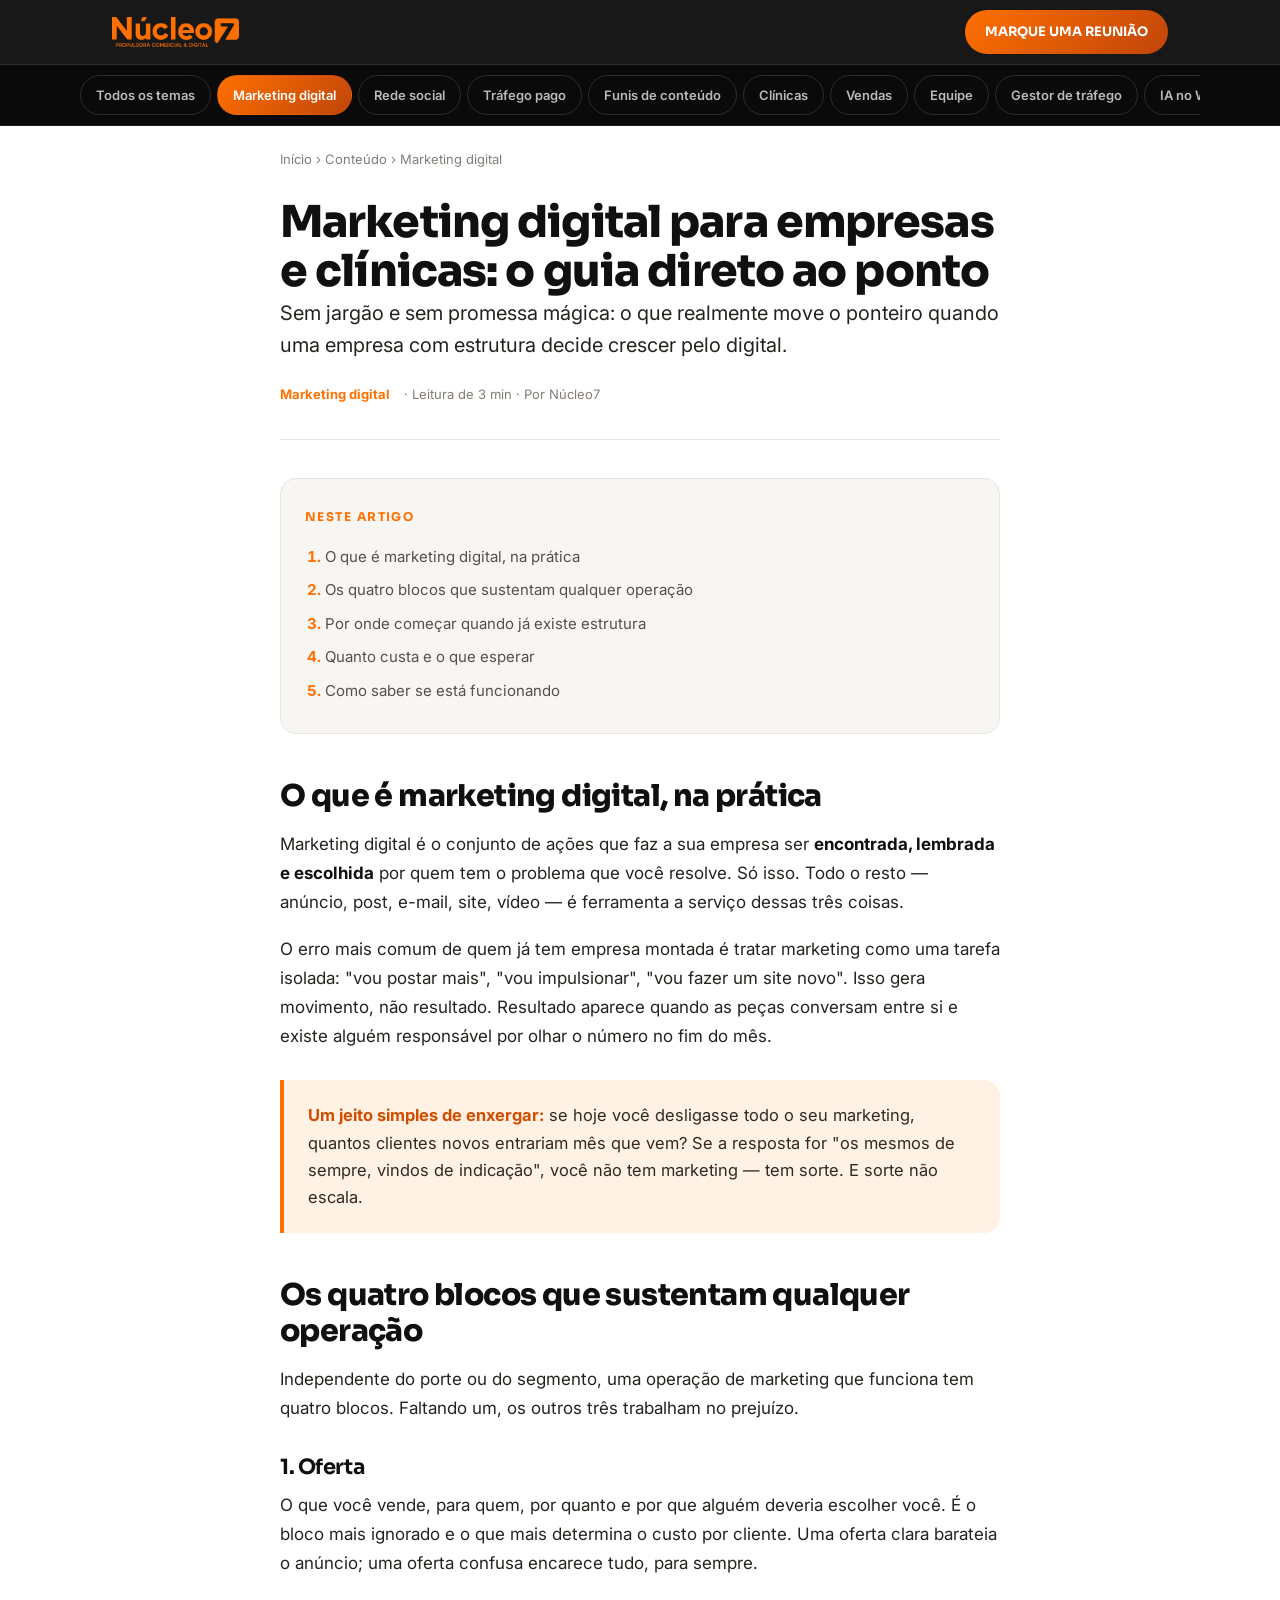
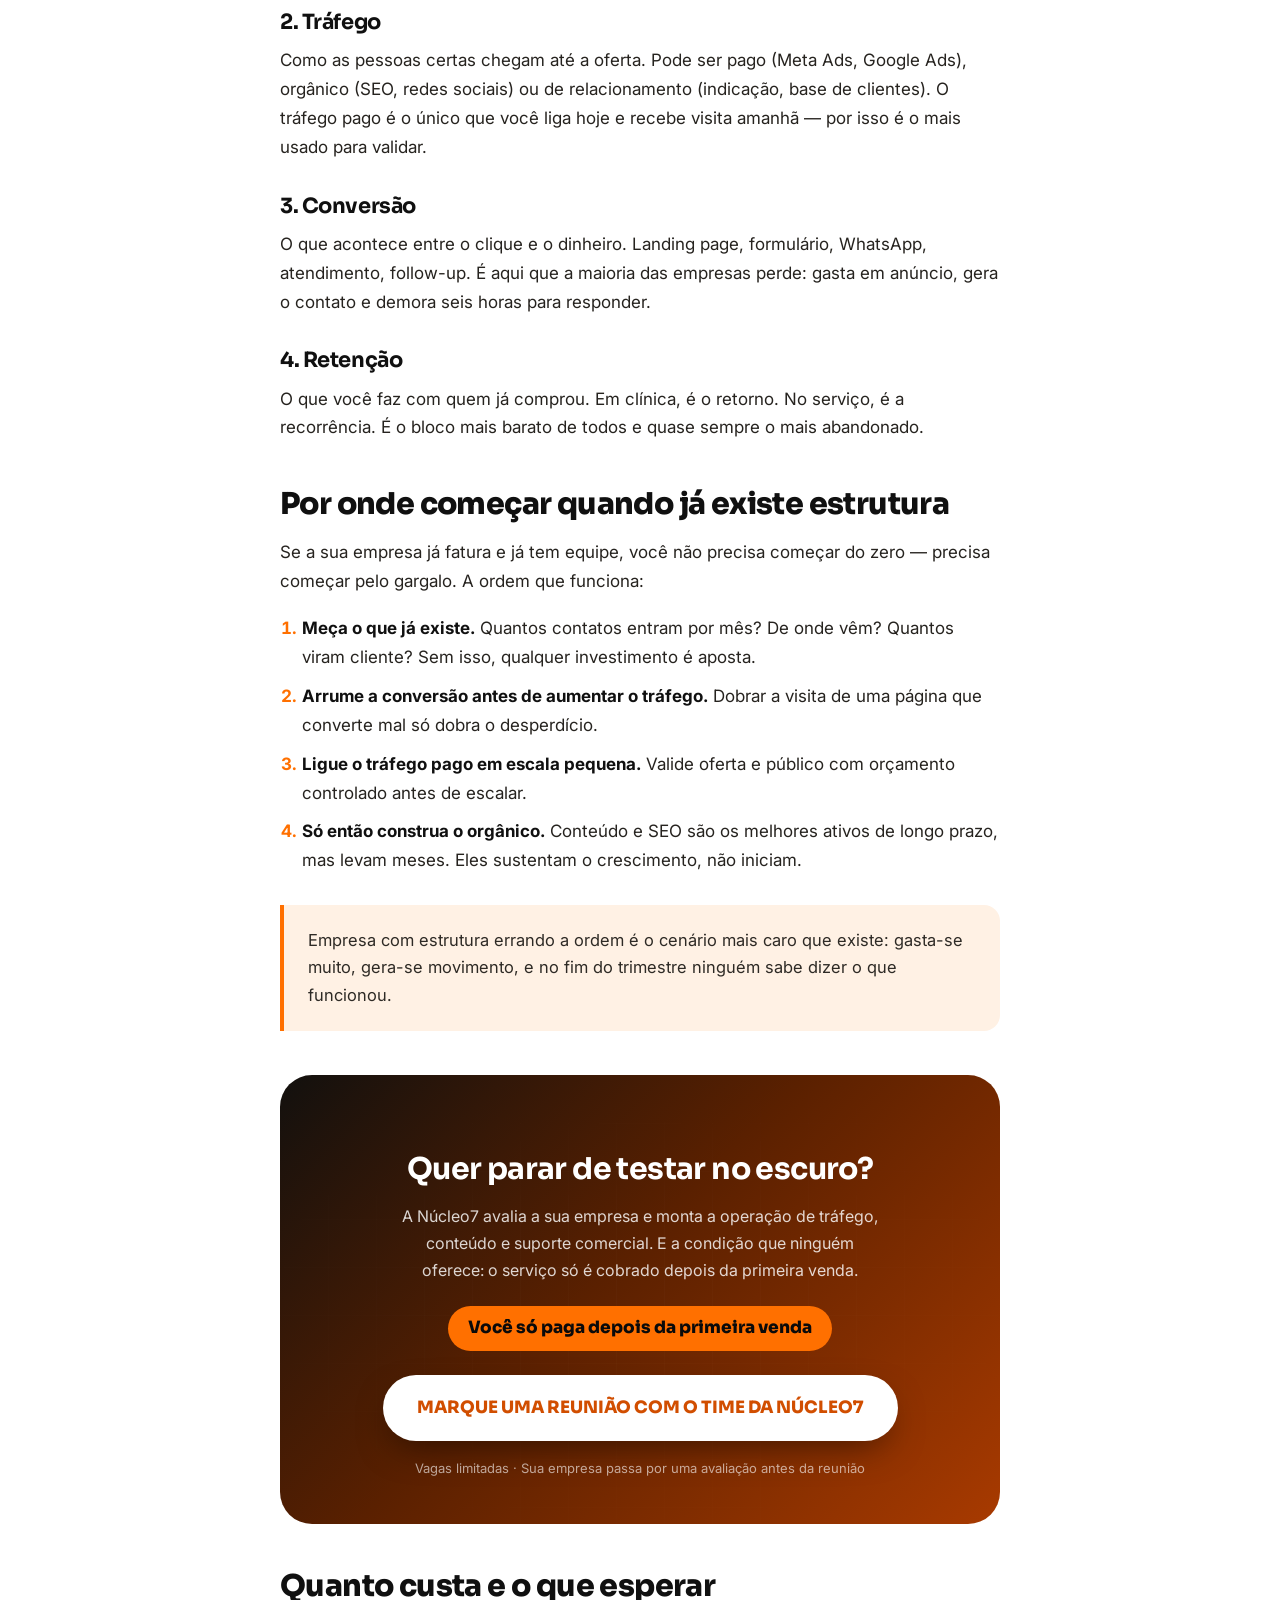
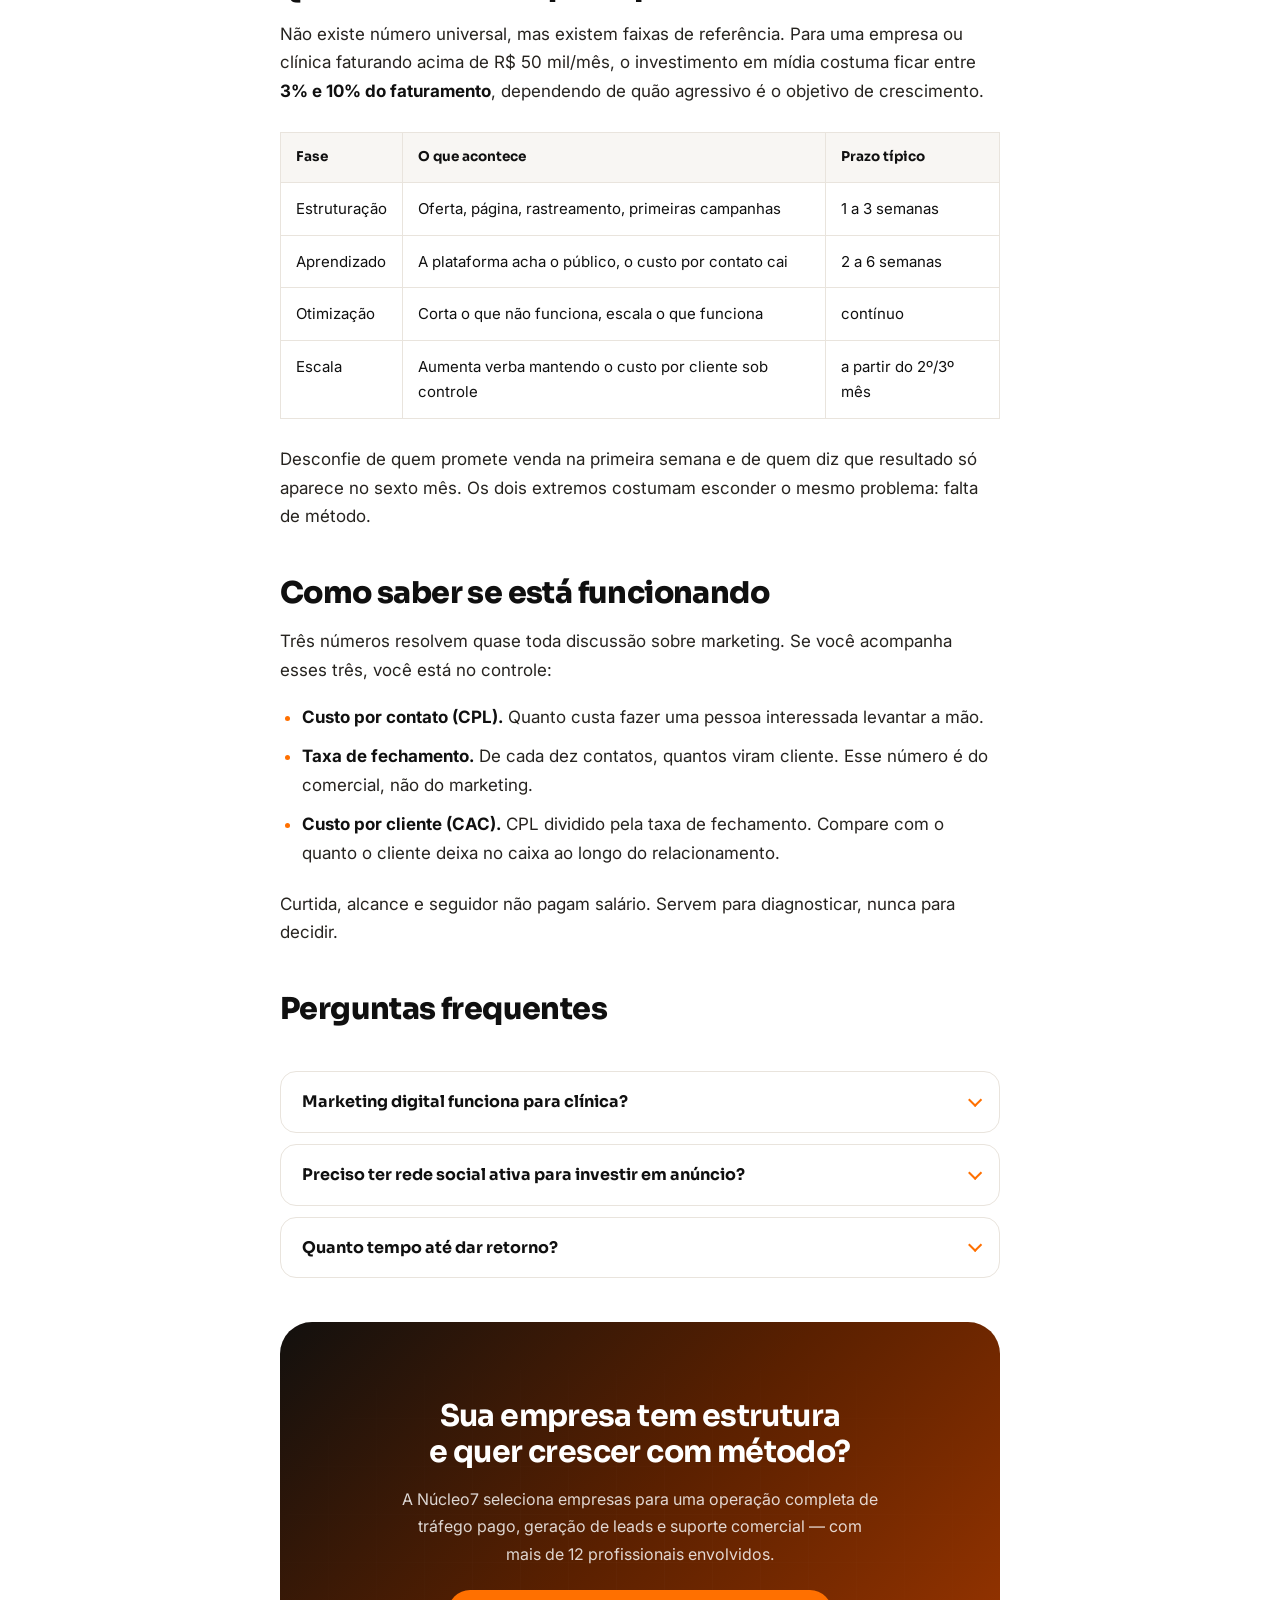
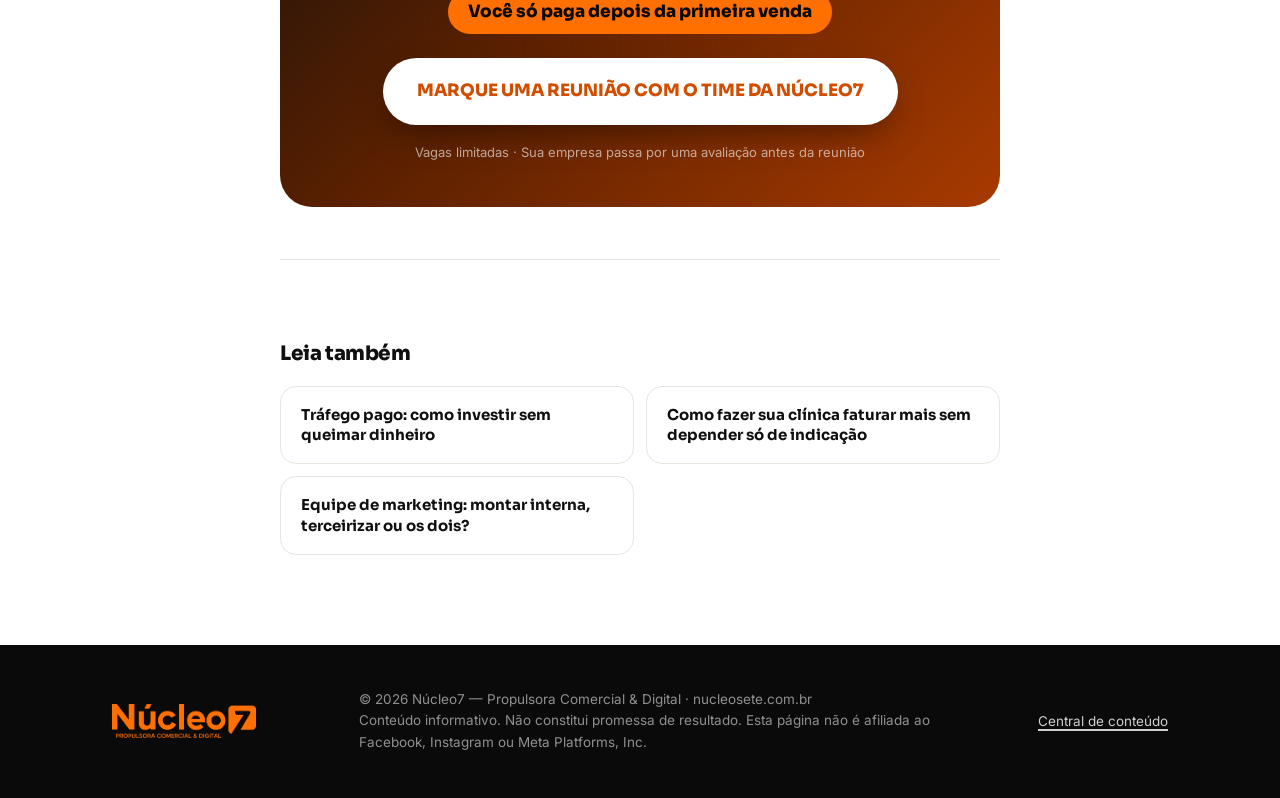
<file: conteudo/marketing-digital-para-empresas-e-clinicas.html>
<!DOCTYPE html>
<html lang="pt-BR">
<head>
<meta charset="UTF-8">
<meta name="viewport" content="width=device-width, initial-scale=1, viewport-fit=cover">
<meta name="theme-color" content="#0A0A0A">
<meta name="facebook-domain-verification" content="0egseyh3x0nnyvifl7hkaeydjd7gkp" />
<title>Marketing digital para empresas e clínicas: guia prático 2026</title>
<meta name="description" content="O que é marketing digital na prática, por onde começar, quanto custa e como saber se está dando retorno. Guia direto para donos de empresa e clínicas.">
<meta name="keywords" content="marketing digital, marketing para clínicas, marketing para empresas">
<meta name="robots" content="index, follow, max-image-preview:large">
<meta name="author" content="Núcleo7">
<link rel="canonical" href="https://nucleosete.com.br/conteudo/marketing-digital-para-empresas-e-clinicas.html">
<meta property="og:type" content="article">
<meta property="og:locale" content="pt_BR">
<meta property="og:site_name" content="Núcleo7">
<meta property="og:title" content="Marketing digital para empresas e clínicas: guia prático 2026">
<meta property="og:description" content="O que é marketing digital na prática, por onde começar, quanto custa e como saber se está dando retorno. Guia direto para donos de empresa e clínicas.">
<meta property="og:url" content="https://nucleosete.com.br/conteudo/marketing-digital-para-empresas-e-clinicas.html">
<meta property="og:image" content="https://nucleosete.com.br/assets/og-image.png">
<meta name="twitter:card" content="summary_large_image">
<link rel="icon" href="../favicon.ico" sizes="any">
<link rel="icon" type="image/png" sizes="32x32" href="../assets/favicon-32.png">
<link rel="apple-touch-icon" href="../assets/apple-touch-icon.png">
<link rel="preconnect" href="https://fonts.googleapis.com">
<link rel="preconnect" href="https://fonts.gstatic.com" crossorigin>
<link href="https://fonts.googleapis.com/css2?family=Sora:wght@400;600;700;800&family=Inter:wght@400;500;600;700&display=swap" rel="stylesheet">
<link rel="stylesheet" href="estilo.css">
<script type="application/ld+json">
{"@context":"https://schema.org","@graph":[
 {"@type":"Article","headline":"Marketing digital para empresas e clínicas: o guia direto ao ponto","description":"O que é marketing digital na prática, por onde começar, quanto custa e como saber se está dando retorno. Guia direto para donos de empresa e clínicas.",
   "author":{"@type":"Organization","name":"Núcleo7","url":"https://nucleosete.com.br"},
   "publisher":{"@type":"Organization","name":"Núcleo7","logo":{"@type":"ImageObject","url":"https://nucleosete.com.br/assets/logo-nucleo7-laranja.png"}},
   "mainEntityOfPage":{"@type":"WebPage","@id":"https://nucleosete.com.br/conteudo/marketing-digital-para-empresas-e-clinicas.html"},
   "inLanguage":"pt-BR","image":"https://nucleosete.com.br/assets/og-image.png"},
 {"@type":"BreadcrumbList","itemListElement":[
   {"@type":"ListItem","position":1,"name":"Início","item":"https://nucleosete.com.br/"},
   {"@type":"ListItem","position":2,"name":"Conteúdo","item":"https://nucleosete.com.br/conteudo/"},
   {"@type":"ListItem","position":3,"name":"Marketing digital","item":"https://nucleosete.com.br/conteudo/marketing-digital-para-empresas-e-clinicas.html"}]},
 {"@type":"FAQPage","mainEntity":[{"@type":"Question","name":"Marketing digital funciona para clínica?","acceptedAnswer":{"@type":"Answer","text":"Funciona, e costuma funcionar bem, porque a decisão é local e o volume de busca por procedimentos é alto. A diferença é que clínica exige atenção redobrada com as regras dos conselhos profissionais na comunicação — o que se pode ou não prometer e mostrar."}},{"@type":"Question","name":"Preciso ter rede social ativa para investir em anúncio?","acceptedAnswer":{"@type":"Answer","text":"Ajuda muito, mas não é pré-requisito. O perfil funciona como prova social: a pessoa clica no anúncio, desconfia, e vai olhar quem você é. Um perfil abandonado derruba conversão mesmo com um bom anúncio."}},{"@type":"Question","name":"Quanto tempo até dar retorno?","acceptedAnswer":{"@type":"Answer","text":"Depende do ticket e do ciclo de venda. Serviço de ticket baixo pode gerar venda na primeira semana. Ticket alto e venda consultiva costumam levar de 30 a 90 dias entre o primeiro clique e o dinheiro no caixa."}}]}
]}
</script>
</head>
<body>
<div class="leitura-prog" id="leitura-prog"></div>
<header class="top">
  <div class="wrap top__in">
    <a class="logo" href="../index.html" aria-label="Núcleo7"><img src="../assets/logo-nucleo7-laranja.png" alt="Núcleo7" width="1369" height="324"></a>
    <a class="top__cta" href="../index.html?utm_source=site&utm_medium=conteudo&utm_campaign=blog-nucleo7&utm_content=marketing-digital-para-empresas-e-clinicas&utm_term=header#formulario">MARQUE UMA REUNIÃO</a>
  </div>
</header>
<nav class="barra-cat" aria-label="Temas"><div class="wrap barra-cat__in"><a href="index.html">Todos os temas</a><a href="marketing-digital-para-empresas-e-clinicas.html" aria-current="page">Marketing digital</a><a href="redes-sociais-para-empresas.html">Rede social</a><a href="trafego-pago-para-empresas.html">Tráfego pago</a><a href="funil-de-conteudo.html">Funis de conteúdo</a><a href="como-fazer-sua-clinica-faturar-mais.html">Clínicas</a><a href="como-vender-usando-o-digital.html">Vendas</a><a href="equipe-de-marketing.html">Equipe</a><a href="gestor-de-trafego.html">Gestor de tráfego</a><a href="ia-para-atendimento-no-whatsapp.html">IA no WhatsApp</a><a href="ia-para-construir-estrategias.html">IA na estratégia</a><a href="whatsapp-bloqueado-como-resolver.html">WhatsApp</a><a href="como-disparar-mensagens-no-whatsapp.html">WhatsApp</a></div></nav>

<main class="wrap">
  <nav class="crumbs leitura" aria-label="Você está aqui">
    <a href="../index.html">Início</a> › <a href="index.html">Conteúdo</a> › Marketing digital
  </nav>

  <article class="artigo leitura">
    <header class="artigo__cab">
      <h1>Marketing digital para empresas e clínicas: o guia direto ao ponto</h1>
      <p class="artigo__sub">Sem jargão e sem promessa mágica: o que realmente move o ponteiro quando uma empresa com estrutura decide crescer pelo digital.</p>
      <div class="artigo__meta"><b>Marketing digital</b> · Leitura de 3 min · Por Núcleo7</div>
    </header>

    <div class="indice"><b>Neste artigo</b><ol><li><a href="#s1">O que é marketing digital, na prática</a></li><li><a href="#s2">Os quatro blocos que sustentam qualquer operação</a></li><li><a href="#s3">Por onde começar quando já existe estrutura</a></li><li><a href="#s4">Quanto custa e o que esperar</a></li><li><a href="#s5">Como saber se está funcionando</a></li></ol></div>

    <h2 id="s1">O que é marketing digital, na prática</h2><p>Marketing digital é o conjunto de ações que faz a sua empresa ser <strong>encontrada, lembrada e escolhida</strong> por quem tem o problema que você resolve. Só isso. Todo o resto — anúncio, post, e-mail, site, vídeo — é ferramenta a serviço dessas três coisas.</p><p>O erro mais comum de quem já tem empresa montada é tratar marketing como uma tarefa isolada: "vou postar mais", "vou impulsionar", "vou fazer um site novo". Isso gera movimento, não resultado. Resultado aparece quando as peças conversam entre si e existe alguém responsável por olhar o número no fim do mês.</p><div class='destaque'><strong>Um jeito simples de enxergar:</strong> se hoje você desligasse todo o seu marketing, quantos clientes novos entrariam mês que vem? Se a resposta for "os mesmos de sempre, vindos de indicação", você não tem marketing — tem sorte. E sorte não escala.</div><h2 id="s2">Os quatro blocos que sustentam qualquer operação</h2><p>Independente do porte ou do segmento, uma operação de marketing que funciona tem quatro blocos. Faltando um, os outros três trabalham no prejuízo.</p><h3>1. Oferta</h3><p>O que você vende, para quem, por quanto e por que alguém deveria escolher você. É o bloco mais ignorado e o que mais determina o custo por cliente. Uma oferta clara barateia o anúncio; uma oferta confusa encarece tudo, para sempre.</p><h3>2. Tráfego</h3><p>Como as pessoas certas chegam até a oferta. Pode ser pago (Meta Ads, Google Ads), orgânico (SEO, redes sociais) ou de relacionamento (indicação, base de clientes). O tráfego pago é o único que você liga hoje e recebe visita amanhã — por isso é o mais usado para validar.</p><h3>3. Conversão</h3><p>O que acontece entre o clique e o dinheiro. Landing page, formulário, WhatsApp, atendimento, follow-up. É aqui que a maioria das empresas perde: gasta em anúncio, gera o contato e demora seis horas para responder.</p><h3>4. Retenção</h3><p>O que você faz com quem já comprou. Em clínica, é o retorno. No serviço, é a recorrência. É o bloco mais barato de todos e quase sempre o mais abandonado.</p><h2 id="s3">Por onde começar quando já existe estrutura</h2><p>Se a sua empresa já fatura e já tem equipe, você não precisa começar do zero — precisa começar pelo gargalo. A ordem que funciona:</p><ol><li><strong>Meça o que já existe.</strong> Quantos contatos entram por mês? De onde vêm? Quantos viram cliente? Sem isso, qualquer investimento é aposta.</li><li><strong>Arrume a conversão antes de aumentar o tráfego.</strong> Dobrar a visita de uma página que converte mal só dobra o desperdício.</li><li><strong>Ligue o tráfego pago em escala pequena.</strong> Valide oferta e público com orçamento controlado antes de escalar.</li><li><strong>Só então construa o orgânico.</strong> Conteúdo e SEO são os melhores ativos de longo prazo, mas levam meses. Eles sustentam o crescimento, não iniciam.</li></ol><div class='destaque'>Empresa com estrutura errando a ordem é o cenário mais caro que existe: gasta-se muito, gera-se movimento, e no fim do trimestre ninguém sabe dizer o que funcionou.</div>
<div class="cta-bloco">
  <h3>Quer parar de testar no escuro?</h3>
  <p>A Núcleo7 avalia a sua empresa e monta a operação de tráfego, conteúdo e suporte comercial. E a condição que ninguém oferece: o serviço só é cobrado depois da primeira venda.</p>
  <span class="garantia">Você só paga depois da primeira venda</span>
  <a class="btn" href="../index.html?utm_source=site&utm_medium=conteudo&utm_campaign=blog-nucleo7&utm_content=marketing-digital-para-empresas-e-clinicas&utm_term=meio-artigo#formulario" data-cta="meio-artigo">MARQUE UMA REUNIÃO COM O TIME DA NÚCLEO7</a>
  <small>Vagas limitadas · Sua empresa passa por uma avaliação antes da reunião</small>
</div><h2 id="s4">Quanto custa e o que esperar</h2><p>Não existe número universal, mas existem faixas de referência. Para uma empresa ou clínica faturando acima de R$ 50 mil/mês, o investimento em mídia costuma ficar entre <strong>3% e 10% do faturamento</strong>, dependendo de quão agressivo é o objetivo de crescimento.</p><table class='tabela'><tr><th>Fase</th><th>O que acontece</th><th>Prazo típico</th></tr><tr><td>Estruturação</td><td>Oferta, página, rastreamento, primeiras campanhas</td><td>1 a 3 semanas</td></tr><tr><td>Aprendizado</td><td>A plataforma acha o público, o custo por contato cai</td><td>2 a 6 semanas</td></tr><tr><td>Otimização</td><td>Corta o que não funciona, escala o que funciona</td><td>contínuo</td></tr><tr><td>Escala</td><td>Aumenta verba mantendo o custo por cliente sob controle</td><td>a partir do 2º/3º mês</td></tr></table><p>Desconfie de quem promete venda na primeira semana e de quem diz que resultado só aparece no sexto mês. Os dois extremos costumam esconder o mesmo problema: falta de método.</p><h2 id="s5">Como saber se está funcionando</h2><p>Três números resolvem quase toda discussão sobre marketing. Se você acompanha esses três, você está no controle:</p><ul><li><strong>Custo por contato (CPL).</strong> Quanto custa fazer uma pessoa interessada levantar a mão.</li><li><strong>Taxa de fechamento.</strong> De cada dez contatos, quantos viram cliente. Esse número é do comercial, não do marketing.</li><li><strong>Custo por cliente (CAC).</strong> CPL dividido pela taxa de fechamento. Compare com o quanto o cliente deixa no caixa ao longo do relacionamento.</li></ul><p>Curtida, alcance e seguidor não pagam salário. Servem para diagnosticar, nunca para decidir.</p>

    <h2>Perguntas frequentes</h2>
    <div class="faq"><details class="q"><summary>Marketing digital funciona para clínica?</summary><div class="a">Funciona, e costuma funcionar bem, porque a decisão é local e o volume de busca por procedimentos é alto. A diferença é que clínica exige atenção redobrada com as regras dos conselhos profissionais na comunicação — o que se pode ou não prometer e mostrar.</div></details><details class="q"><summary>Preciso ter rede social ativa para investir em anúncio?</summary><div class="a">Ajuda muito, mas não é pré-requisito. O perfil funciona como prova social: a pessoa clica no anúncio, desconfia, e vai olhar quem você é. Um perfil abandonado derruba conversão mesmo com um bom anúncio.</div></details><details class="q"><summary>Quanto tempo até dar retorno?</summary><div class="a">Depende do ticket e do ciclo de venda. Serviço de ticket baixo pode gerar venda na primeira semana. Ticket alto e venda consultiva costumam levar de 30 a 90 dias entre o primeiro clique e o dinheiro no caixa.</div></details></div>

    
<div class="cta-bloco">
  <h3>Sua empresa tem estrutura e quer crescer com método?</h3>
  <p>A Núcleo7 seleciona empresas para uma operação completa de tráfego pago, geração de leads e suporte comercial — com mais de 12 profissionais envolvidos.</p>
  <span class="garantia">Você só paga depois da primeira venda</span>
  <a class="btn" href="../index.html?utm_source=site&utm_medium=conteudo&utm_campaign=blog-nucleo7&utm_content=marketing-digital-para-empresas-e-clinicas&utm_term=fim-artigo#formulario" data-cta="fim-artigo">MARQUE UMA REUNIÃO COM O TIME DA NÚCLEO7</a>
  <small>Vagas limitadas · Sua empresa passa por uma avaliação antes da reunião</small>
</div>

    <section class="relacionados">
      <h2>Leia também</h2>
      <div class="rel-lista"><a class="rel" href="trafego-pago-para-empresas.html">Tráfego pago: como investir sem queimar dinheiro</a><a class="rel" href="como-fazer-sua-clinica-faturar-mais.html">Como fazer sua clínica faturar mais sem depender só de indicação</a><a class="rel" href="equipe-de-marketing.html">Equipe de marketing: montar interna, terceirizar ou os dois?</a></div>
    </section>
  </article>
</main>

<footer class="rodape">
  <div class="wrap rodape__in">
    <a class="logo" href="../index.html"><img src="../assets/logo-nucleo7-laranja.png" alt="Núcleo7" width="1369" height="324" style="height:34px"></a>
    <p>
      © <span id="ano"></span> Núcleo7 — Propulsora Comercial &amp; Digital · nucleosete.com.br<br>
      Conteúdo informativo. Não constitui promessa de resultado.
      Esta página não é afiliada ao Facebook, Instagram ou Meta Platforms, Inc.
    </p>
    <a href="index.html">Central de conteúdo</a>
  </div>
</footer>
<script src="../config.js"></script>
<script src="../tracking.js"></script>
<script>
document.getElementById('ano').textContent = new Date().getFullYear();
(function(){
  var pb = document.getElementById('leitura-prog');
  if (pb) window.addEventListener('scroll', function(){
    var h = document.documentElement;
    var t = (h.scrollTop) / ((h.scrollHeight) - h.clientHeight);
    pb.style.width = Math.min(100, Math.max(0, t*100)) + '%';
  }, {passive:true});
  document.querySelectorAll('[data-cta]').forEach(function(el){
    el.addEventListener('click', function(){
      if (window.N7) N7.track('ClickCTA', { posicao: el.getAttribute('data-cta'), origem: 'conteudo' });
    });
  });
})();
</script>
</body>
</html>
</file>
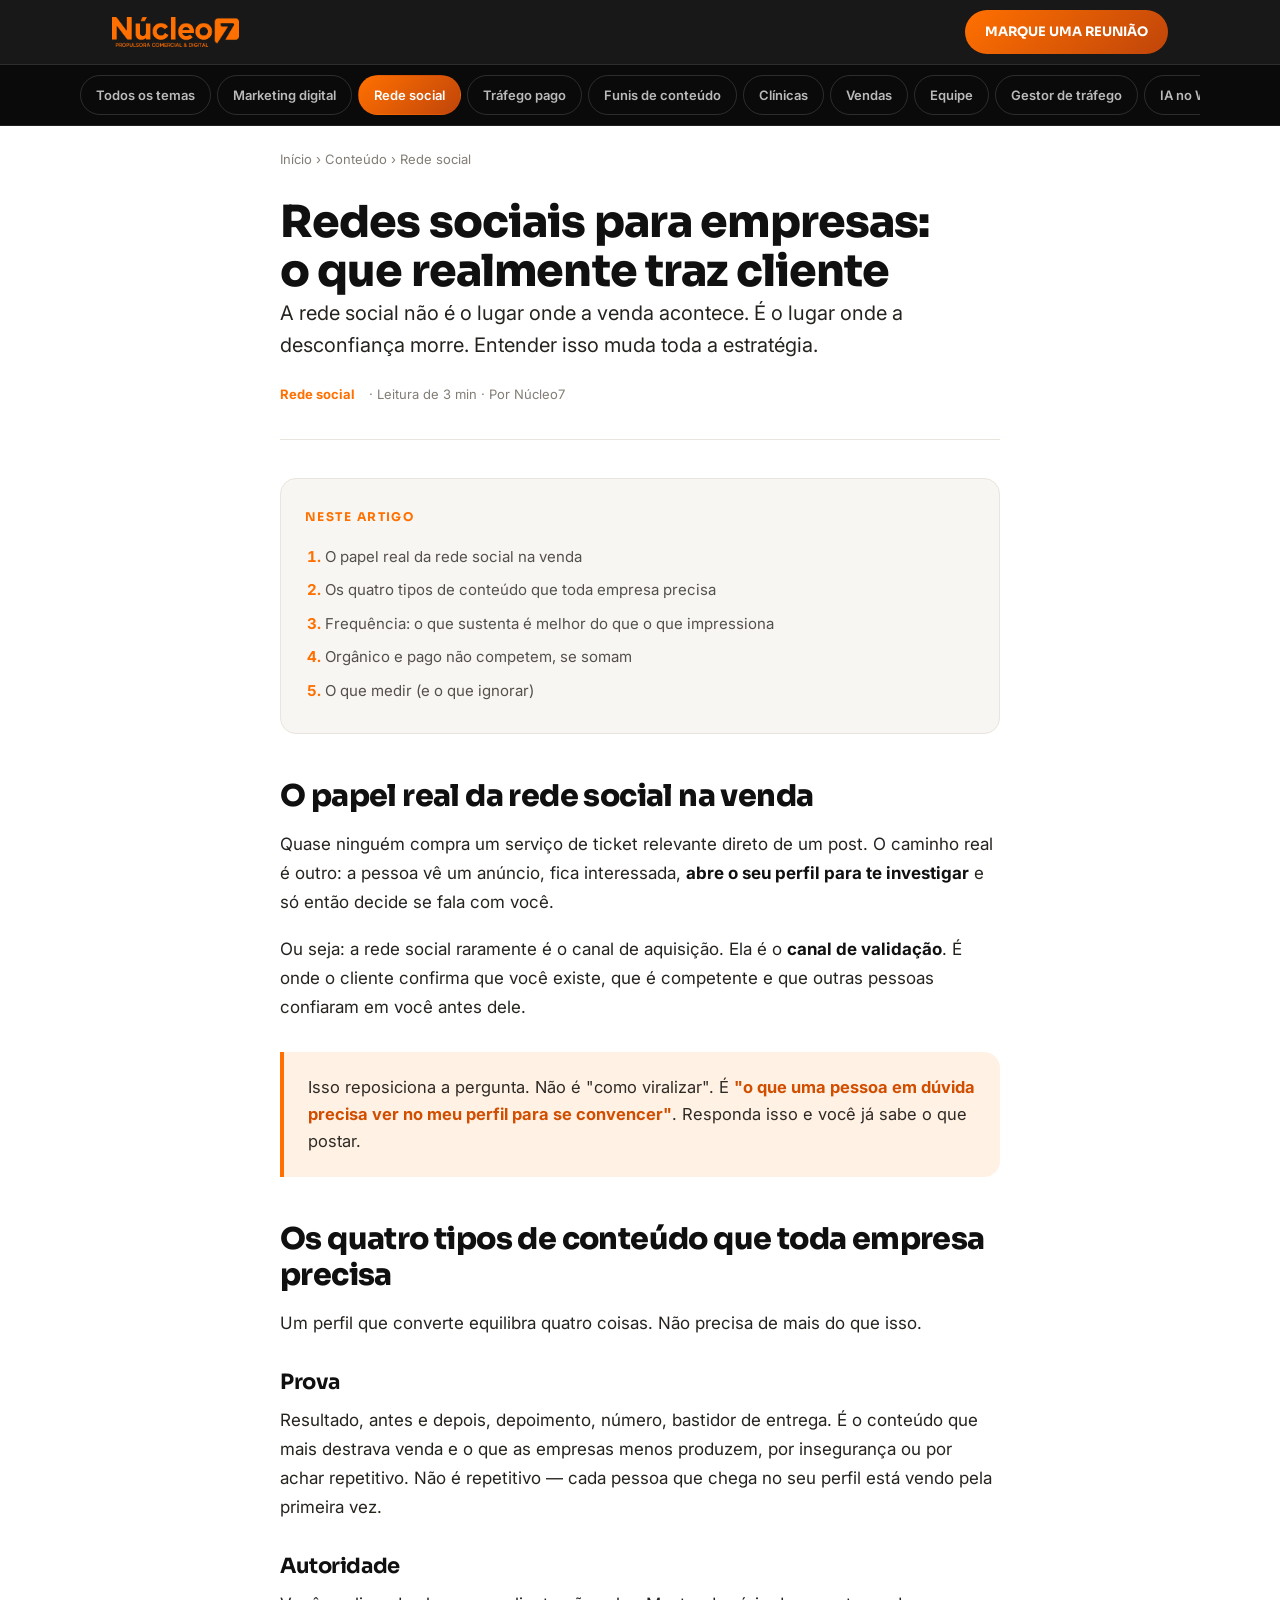
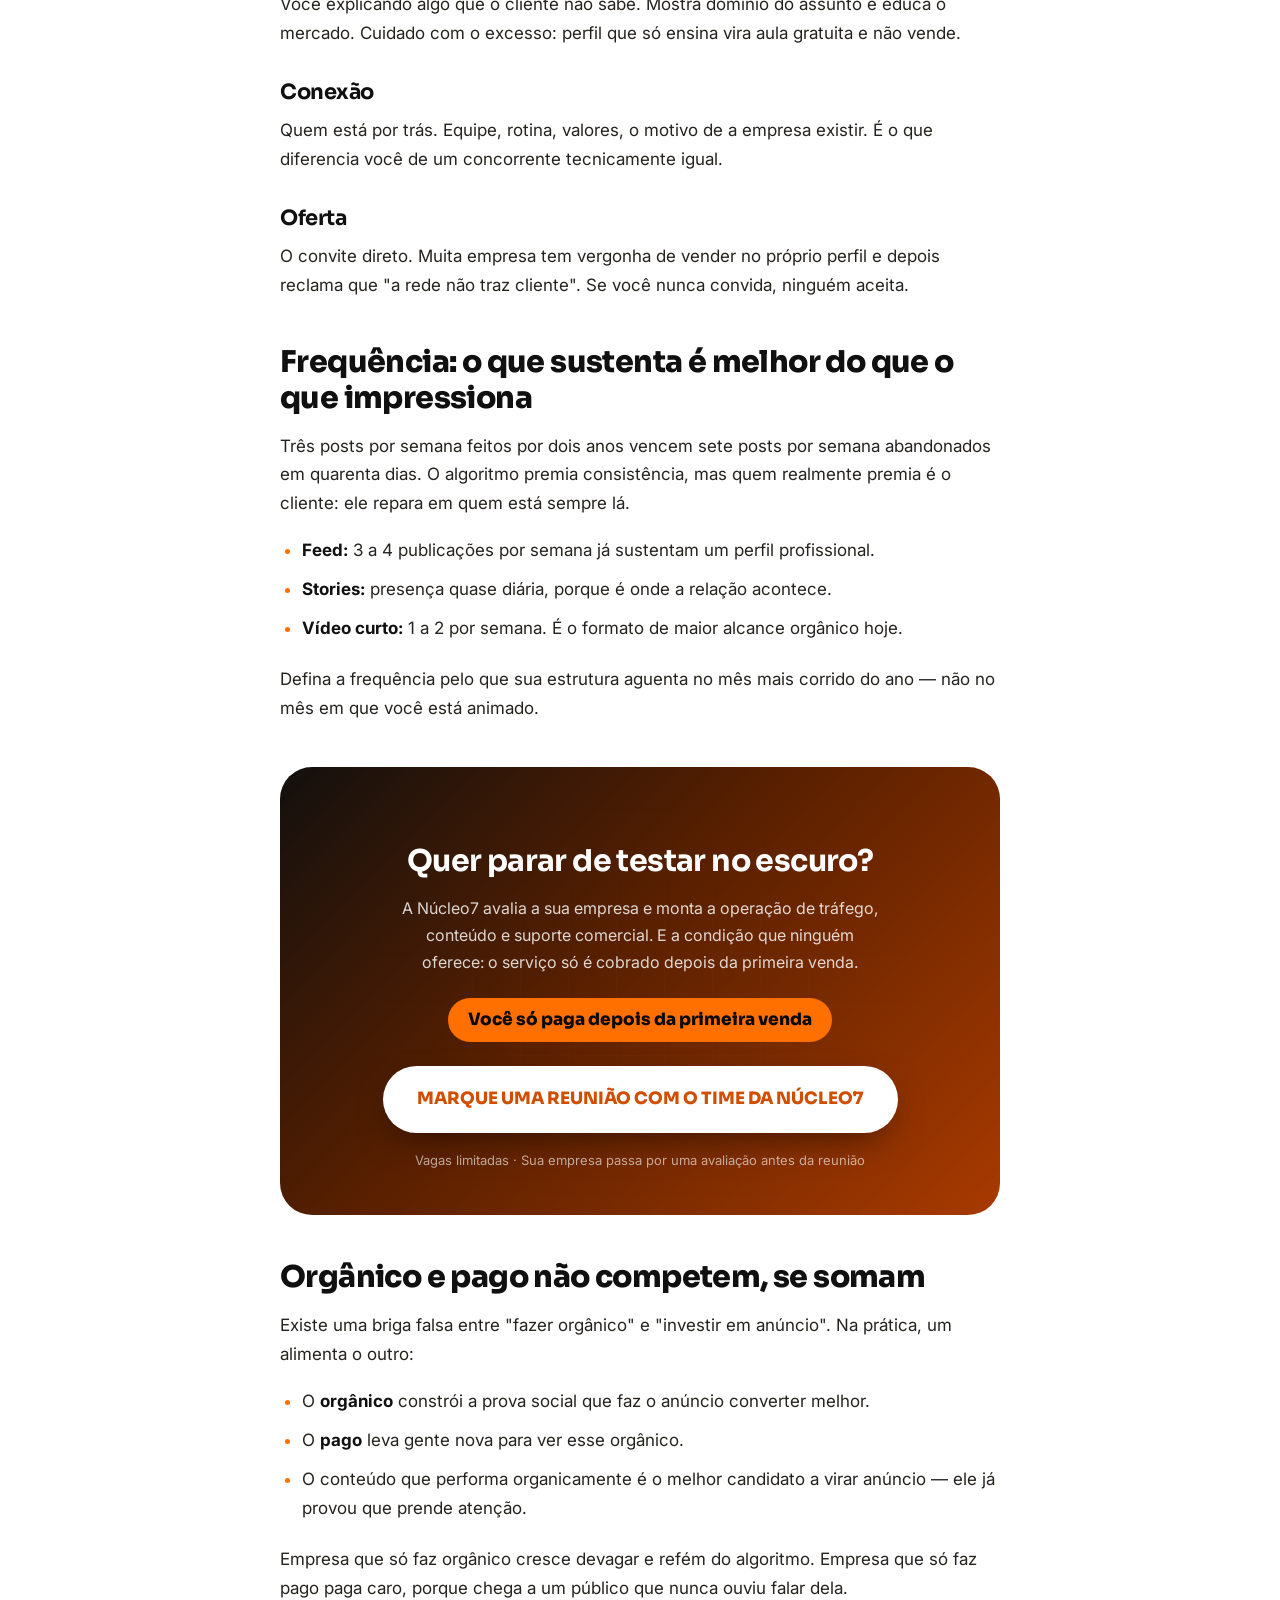
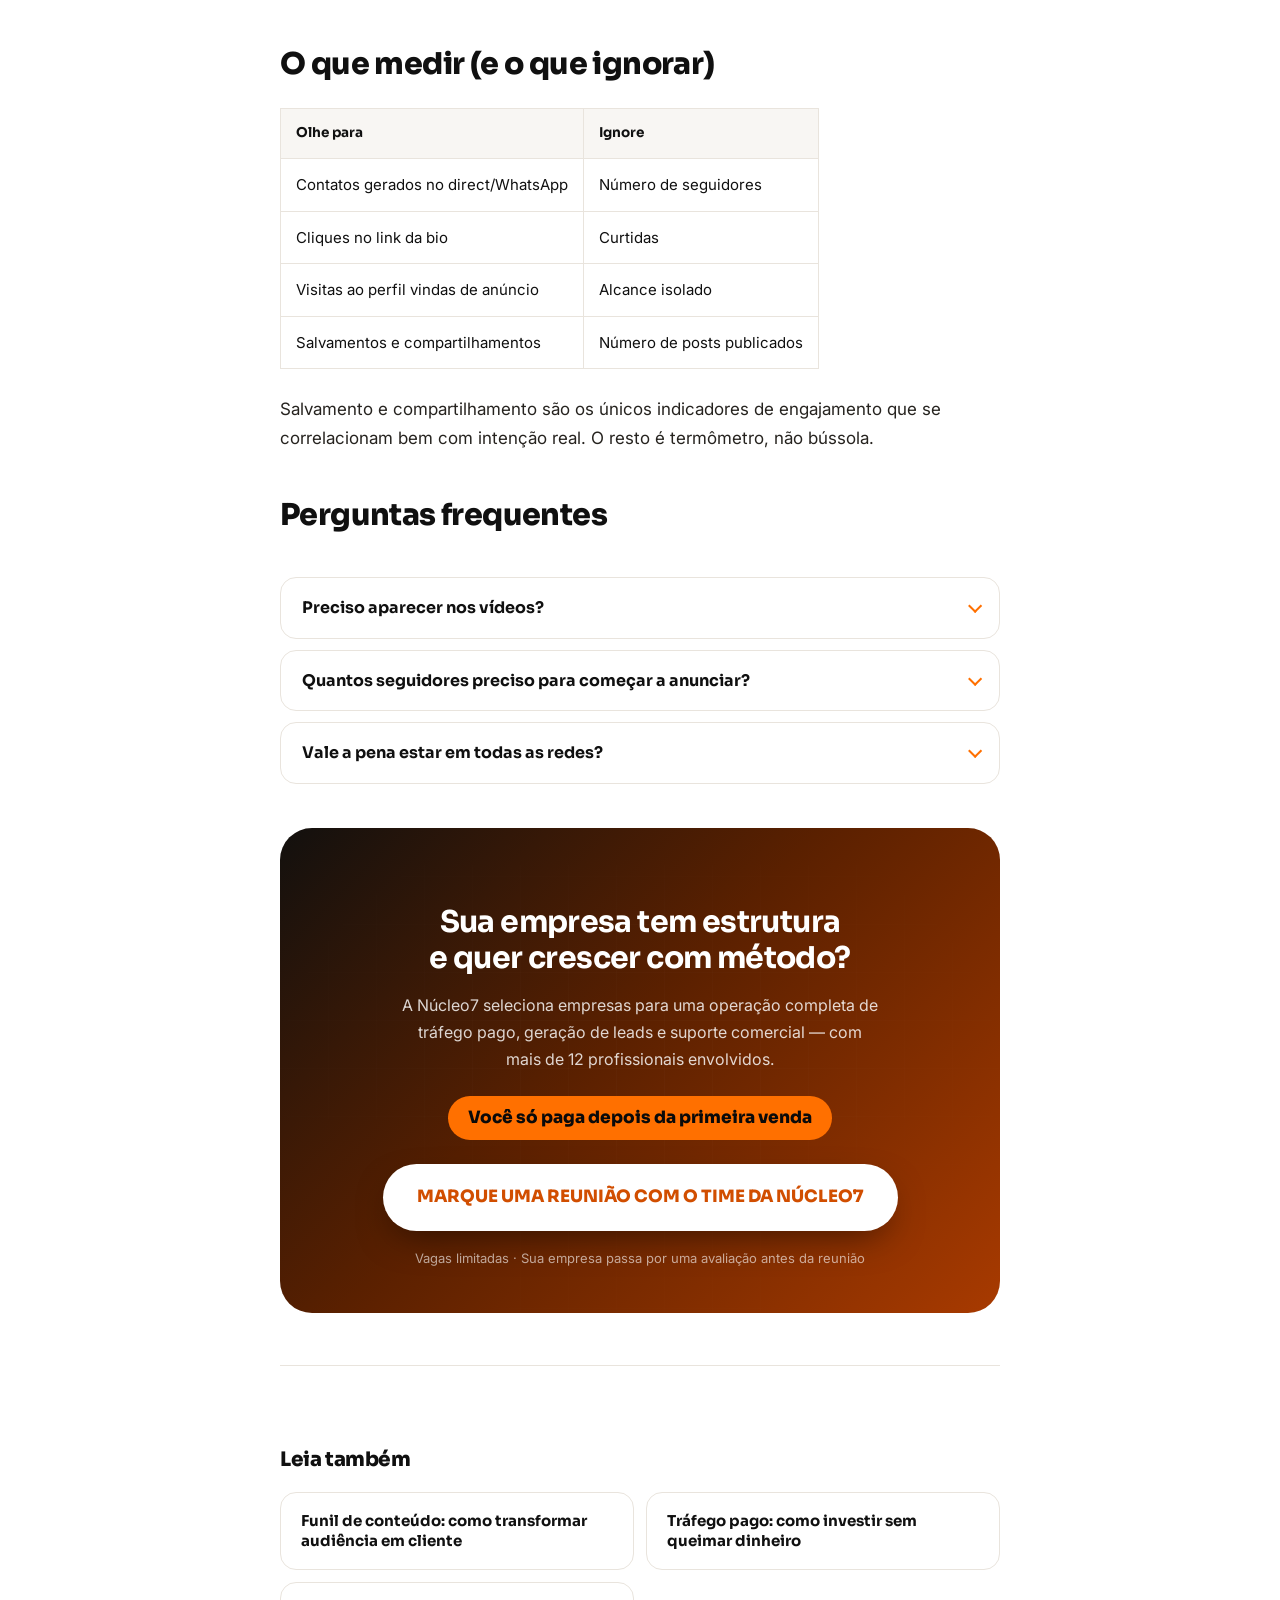
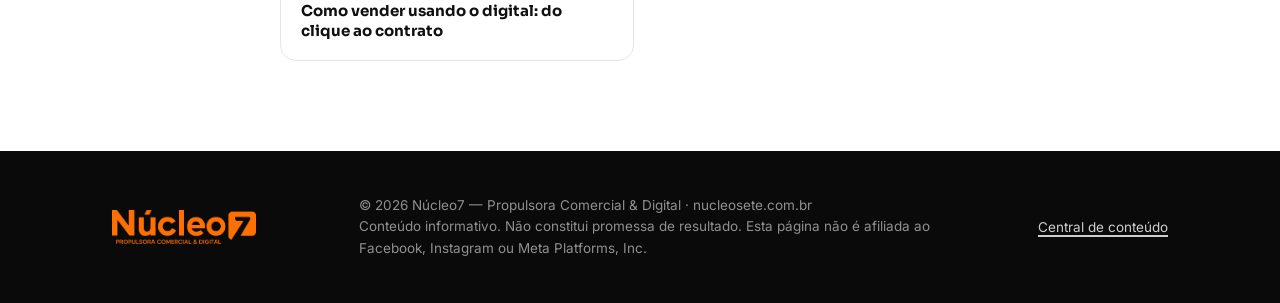
<file: conteudo/redes-sociais-para-empresas.html>
<!DOCTYPE html>
<html lang="pt-BR">
<head>
<meta charset="UTF-8">
<meta name="viewport" content="width=device-width, initial-scale=1, viewport-fit=cover">
<meta name="theme-color" content="#0A0A0A">
<meta name="facebook-domain-verification" content="0egseyh3x0nnyvifl7hkaeydjd7gkp" />
<title>Redes sociais para empresas: estratégia que gera cliente | Núcleo7</title>
<meta name="description" content="Como usar Instagram, Facebook e outras redes para gerar cliente de verdade — o que postar, com que frequência e como medir sem se perder em métricas de vaidade.">
<meta name="keywords" content="redes sociais para empresas, instagram para empresas, marketing em redes sociais">
<meta name="robots" content="index, follow, max-image-preview:large">
<meta name="author" content="Núcleo7">
<link rel="canonical" href="https://nucleosete.com.br/conteudo/redes-sociais-para-empresas.html">
<meta property="og:type" content="article">
<meta property="og:locale" content="pt_BR">
<meta property="og:site_name" content="Núcleo7">
<meta property="og:title" content="Redes sociais para empresas: estratégia que gera cliente | Núcleo7">
<meta property="og:description" content="Como usar Instagram, Facebook e outras redes para gerar cliente de verdade — o que postar, com que frequência e como medir sem se perder em métricas de vaidade.">
<meta property="og:url" content="https://nucleosete.com.br/conteudo/redes-sociais-para-empresas.html">
<meta property="og:image" content="https://nucleosete.com.br/assets/og-image.png">
<meta name="twitter:card" content="summary_large_image">
<link rel="icon" href="../favicon.ico" sizes="any">
<link rel="icon" type="image/png" sizes="32x32" href="../assets/favicon-32.png">
<link rel="apple-touch-icon" href="../assets/apple-touch-icon.png">
<link rel="preconnect" href="https://fonts.googleapis.com">
<link rel="preconnect" href="https://fonts.gstatic.com" crossorigin>
<link href="https://fonts.googleapis.com/css2?family=Sora:wght@400;600;700;800&family=Inter:wght@400;500;600;700&display=swap" rel="stylesheet">
<link rel="stylesheet" href="estilo.css">
<script type="application/ld+json">
{"@context":"https://schema.org","@graph":[
 {"@type":"Article","headline":"Redes sociais para empresas: o que realmente traz cliente","description":"Como usar Instagram, Facebook e outras redes para gerar cliente de verdade — o que postar, com que frequência e como medir sem se perder em métricas de vaidade.",
   "author":{"@type":"Organization","name":"Núcleo7","url":"https://nucleosete.com.br"},
   "publisher":{"@type":"Organization","name":"Núcleo7","logo":{"@type":"ImageObject","url":"https://nucleosete.com.br/assets/logo-nucleo7-laranja.png"}},
   "mainEntityOfPage":{"@type":"WebPage","@id":"https://nucleosete.com.br/conteudo/redes-sociais-para-empresas.html"},
   "inLanguage":"pt-BR","image":"https://nucleosete.com.br/assets/og-image.png"},
 {"@type":"BreadcrumbList","itemListElement":[
   {"@type":"ListItem","position":1,"name":"Início","item":"https://nucleosete.com.br/"},
   {"@type":"ListItem","position":2,"name":"Conteúdo","item":"https://nucleosete.com.br/conteudo/"},
   {"@type":"ListItem","position":3,"name":"Rede social","item":"https://nucleosete.com.br/conteudo/redes-sociais-para-empresas.html"}]},
 {"@type":"FAQPage","mainEntity":[{"@type":"Question","name":"Preciso aparecer nos vídeos?","acceptedAnswer":{"@type":"Answer","text":"Ajuda bastante, principalmente em serviço, porque a pessoa compra de quem ela vê. Mas dá para construir autoridade com equipe, bastidor e conteúdo em tela. O que não funciona é perfil sem rosto nenhum e sem prova nenhuma."}},{"@type":"Question","name":"Quantos seguidores preciso para começar a anunciar?","acceptedAnswer":{"@type":"Answer","text":"Nenhum número específico. O anúncio não depende de seguidor. O que importa é o perfil estar apresentável quando a pessoa clicar para te investigar: bio clara, prova social visível e posts recentes."}},{"@type":"Question","name":"Vale a pena estar em todas as redes?","acceptedAnswer":{"@type":"Answer","text":"Não. Melhor dominar uma do que estar mal em cinco. Escolha onde o seu cliente já está e concentre. Para a maioria das empresas e clínicas no Brasil, isso significa Instagram primeiro."}}]}
]}
</script>
</head>
<body>
<div class="leitura-prog" id="leitura-prog"></div>
<header class="top">
  <div class="wrap top__in">
    <a class="logo" href="../index.html" aria-label="Núcleo7"><img src="../assets/logo-nucleo7-laranja.png" alt="Núcleo7" width="1369" height="324"></a>
    <a class="top__cta" href="../index.html?utm_source=site&utm_medium=conteudo&utm_campaign=blog-nucleo7&utm_content=redes-sociais-para-empresas&utm_term=header#formulario">MARQUE UMA REUNIÃO</a>
  </div>
</header>
<nav class="barra-cat" aria-label="Temas"><div class="wrap barra-cat__in"><a href="index.html">Todos os temas</a><a href="marketing-digital-para-empresas-e-clinicas.html">Marketing digital</a><a href="redes-sociais-para-empresas.html" aria-current="page">Rede social</a><a href="trafego-pago-para-empresas.html">Tráfego pago</a><a href="funil-de-conteudo.html">Funis de conteúdo</a><a href="como-fazer-sua-clinica-faturar-mais.html">Clínicas</a><a href="como-vender-usando-o-digital.html">Vendas</a><a href="equipe-de-marketing.html">Equipe</a><a href="gestor-de-trafego.html">Gestor de tráfego</a><a href="ia-para-atendimento-no-whatsapp.html">IA no WhatsApp</a><a href="ia-para-construir-estrategias.html">IA na estratégia</a><a href="whatsapp-bloqueado-como-resolver.html">WhatsApp</a><a href="como-disparar-mensagens-no-whatsapp.html">WhatsApp</a></div></nav>

<main class="wrap">
  <nav class="crumbs leitura" aria-label="Você está aqui">
    <a href="../index.html">Início</a> › <a href="index.html">Conteúdo</a> › Rede social
  </nav>

  <article class="artigo leitura">
    <header class="artigo__cab">
      <h1>Redes sociais para empresas: o que realmente traz cliente</h1>
      <p class="artigo__sub">A rede social não é o lugar onde a venda acontece. É o lugar onde a desconfiança morre. Entender isso muda toda a estratégia.</p>
      <div class="artigo__meta"><b>Rede social</b> · Leitura de 3 min · Por Núcleo7</div>
    </header>

    <div class="indice"><b>Neste artigo</b><ol><li><a href="#s1">O papel real da rede social na venda</a></li><li><a href="#s2">Os quatro tipos de conteúdo que toda empresa precisa</a></li><li><a href="#s3">Frequência: o que sustenta é melhor do que o que impressiona</a></li><li><a href="#s4">Orgânico e pago não competem, se somam</a></li><li><a href="#s5">O que medir (e o que ignorar)</a></li></ol></div>

    <h2 id="s1">O papel real da rede social na venda</h2><p>Quase ninguém compra um serviço de ticket relevante direto de um post. O caminho real é outro: a pessoa vê um anúncio, fica interessada, <strong>abre o seu perfil para te investigar</strong> e só então decide se fala com você.</p><p>Ou seja: a rede social raramente é o canal de aquisição. Ela é o <strong>canal de validação</strong>. É onde o cliente confirma que você existe, que é competente e que outras pessoas confiaram em você antes dele.</p><div class='destaque'>Isso reposiciona a pergunta. Não é "como viralizar". É <strong>"o que uma pessoa em dúvida precisa ver no meu perfil para se convencer"</strong>. Responda isso e você já sabe o que postar.</div><h2 id="s2">Os quatro tipos de conteúdo que toda empresa precisa</h2><p>Um perfil que converte equilibra quatro coisas. Não precisa de mais do que isso.</p><h3>Prova</h3><p>Resultado, antes e depois, depoimento, número, bastidor de entrega. É o conteúdo que mais destrava venda e o que as empresas menos produzem, por insegurança ou por achar repetitivo. Não é repetitivo — cada pessoa que chega no seu perfil está vendo pela primeira vez.</p><h3>Autoridade</h3><p>Você explicando algo que o cliente não sabe. Mostra domínio do assunto e educa o mercado. Cuidado com o excesso: perfil que só ensina vira aula gratuita e não vende.</p><h3>Conexão</h3><p>Quem está por trás. Equipe, rotina, valores, o motivo de a empresa existir. É o que diferencia você de um concorrente tecnicamente igual.</p><h3>Oferta</h3><p>O convite direto. Muita empresa tem vergonha de vender no próprio perfil e depois reclama que "a rede não traz cliente". Se você nunca convida, ninguém aceita.</p><h2 id="s3">Frequência: o que sustenta é melhor do que o que impressiona</h2><p>Três posts por semana feitos por dois anos vencem sete posts por semana abandonados em quarenta dias. O algoritmo premia consistência, mas quem realmente premia é o cliente: ele repara em quem está sempre lá.</p><ul><li><strong>Feed:</strong> 3 a 4 publicações por semana já sustentam um perfil profissional.</li><li><strong>Stories:</strong> presença quase diária, porque é onde a relação acontece.</li><li><strong>Vídeo curto:</strong> 1 a 2 por semana. É o formato de maior alcance orgânico hoje.</li></ul><p>Defina a frequência pelo que sua estrutura aguenta no mês mais corrido do ano — não no mês em que você está animado.</p>
<div class="cta-bloco">
  <h3>Quer parar de testar no escuro?</h3>
  <p>A Núcleo7 avalia a sua empresa e monta a operação de tráfego, conteúdo e suporte comercial. E a condição que ninguém oferece: o serviço só é cobrado depois da primeira venda.</p>
  <span class="garantia">Você só paga depois da primeira venda</span>
  <a class="btn" href="../index.html?utm_source=site&utm_medium=conteudo&utm_campaign=blog-nucleo7&utm_content=redes-sociais-para-empresas&utm_term=meio-artigo#formulario" data-cta="meio-artigo">MARQUE UMA REUNIÃO COM O TIME DA NÚCLEO7</a>
  <small>Vagas limitadas · Sua empresa passa por uma avaliação antes da reunião</small>
</div><h2 id="s4">Orgânico e pago não competem, se somam</h2><p>Existe uma briga falsa entre "fazer orgânico" e "investir em anúncio". Na prática, um alimenta o outro:</p><ul><li>O <strong>orgânico</strong> constrói a prova social que faz o anúncio converter melhor.</li><li>O <strong>pago</strong> leva gente nova para ver esse orgânico.</li><li>O conteúdo que performa organicamente é o melhor candidato a virar anúncio — ele já provou que prende atenção.</li></ul><p>Empresa que só faz orgânico cresce devagar e refém do algoritmo. Empresa que só faz pago paga caro, porque chega a um público que nunca ouviu falar dela.</p><h2 id="s5">O que medir (e o que ignorar)</h2><table class='tabela'><tr><th>Olhe para</th><th>Ignore</th></tr><tr><td>Contatos gerados no direct/WhatsApp</td><td>Número de seguidores</td></tr><tr><td>Cliques no link da bio</td><td>Curtidas</td></tr><tr><td>Visitas ao perfil vindas de anúncio</td><td>Alcance isolado</td></tr><tr><td>Salvamentos e compartilhamentos</td><td>Número de posts publicados</td></tr></table><p>Salvamento e compartilhamento são os únicos indicadores de engajamento que se correlacionam bem com intenção real. O resto é termômetro, não bússola.</p>

    <h2>Perguntas frequentes</h2>
    <div class="faq"><details class="q"><summary>Preciso aparecer nos vídeos?</summary><div class="a">Ajuda bastante, principalmente em serviço, porque a pessoa compra de quem ela vê. Mas dá para construir autoridade com equipe, bastidor e conteúdo em tela. O que não funciona é perfil sem rosto nenhum e sem prova nenhuma.</div></details><details class="q"><summary>Quantos seguidores preciso para começar a anunciar?</summary><div class="a">Nenhum número específico. O anúncio não depende de seguidor. O que importa é o perfil estar apresentável quando a pessoa clicar para te investigar: bio clara, prova social visível e posts recentes.</div></details><details class="q"><summary>Vale a pena estar em todas as redes?</summary><div class="a">Não. Melhor dominar uma do que estar mal em cinco. Escolha onde o seu cliente já está e concentre. Para a maioria das empresas e clínicas no Brasil, isso significa Instagram primeiro.</div></details></div>

    
<div class="cta-bloco">
  <h3>Sua empresa tem estrutura e quer crescer com método?</h3>
  <p>A Núcleo7 seleciona empresas para uma operação completa de tráfego pago, geração de leads e suporte comercial — com mais de 12 profissionais envolvidos.</p>
  <span class="garantia">Você só paga depois da primeira venda</span>
  <a class="btn" href="../index.html?utm_source=site&utm_medium=conteudo&utm_campaign=blog-nucleo7&utm_content=redes-sociais-para-empresas&utm_term=fim-artigo#formulario" data-cta="fim-artigo">MARQUE UMA REUNIÃO COM O TIME DA NÚCLEO7</a>
  <small>Vagas limitadas · Sua empresa passa por uma avaliação antes da reunião</small>
</div>

    <section class="relacionados">
      <h2>Leia também</h2>
      <div class="rel-lista"><a class="rel" href="funil-de-conteudo.html">Funil de conteúdo: como transformar audiência em cliente</a><a class="rel" href="trafego-pago-para-empresas.html">Tráfego pago: como investir sem queimar dinheiro</a><a class="rel" href="como-vender-usando-o-digital.html">Como vender usando o digital: do clique ao contrato</a></div>
    </section>
  </article>
</main>

<footer class="rodape">
  <div class="wrap rodape__in">
    <a class="logo" href="../index.html"><img src="../assets/logo-nucleo7-laranja.png" alt="Núcleo7" width="1369" height="324" style="height:34px"></a>
    <p>
      © <span id="ano"></span> Núcleo7 — Propulsora Comercial &amp; Digital · nucleosete.com.br<br>
      Conteúdo informativo. Não constitui promessa de resultado.
      Esta página não é afiliada ao Facebook, Instagram ou Meta Platforms, Inc.
    </p>
    <a href="index.html">Central de conteúdo</a>
  </div>
</footer>
<script src="../config.js"></script>
<script src="../tracking.js"></script>
<script>
document.getElementById('ano').textContent = new Date().getFullYear();
(function(){
  var pb = document.getElementById('leitura-prog');
  if (pb) window.addEventListener('scroll', function(){
    var h = document.documentElement;
    var t = (h.scrollTop) / ((h.scrollHeight) - h.clientHeight);
    pb.style.width = Math.min(100, Math.max(0, t*100)) + '%';
  }, {passive:true});
  document.querySelectorAll('[data-cta]').forEach(function(el){
    el.addEventListener('click', function(){
      if (window.N7) N7.track('ClickCTA', { posicao: el.getAttribute('data-cta'), origem: 'conteudo' });
    });
  });
})();
</script>
</body>
</html>
</file>
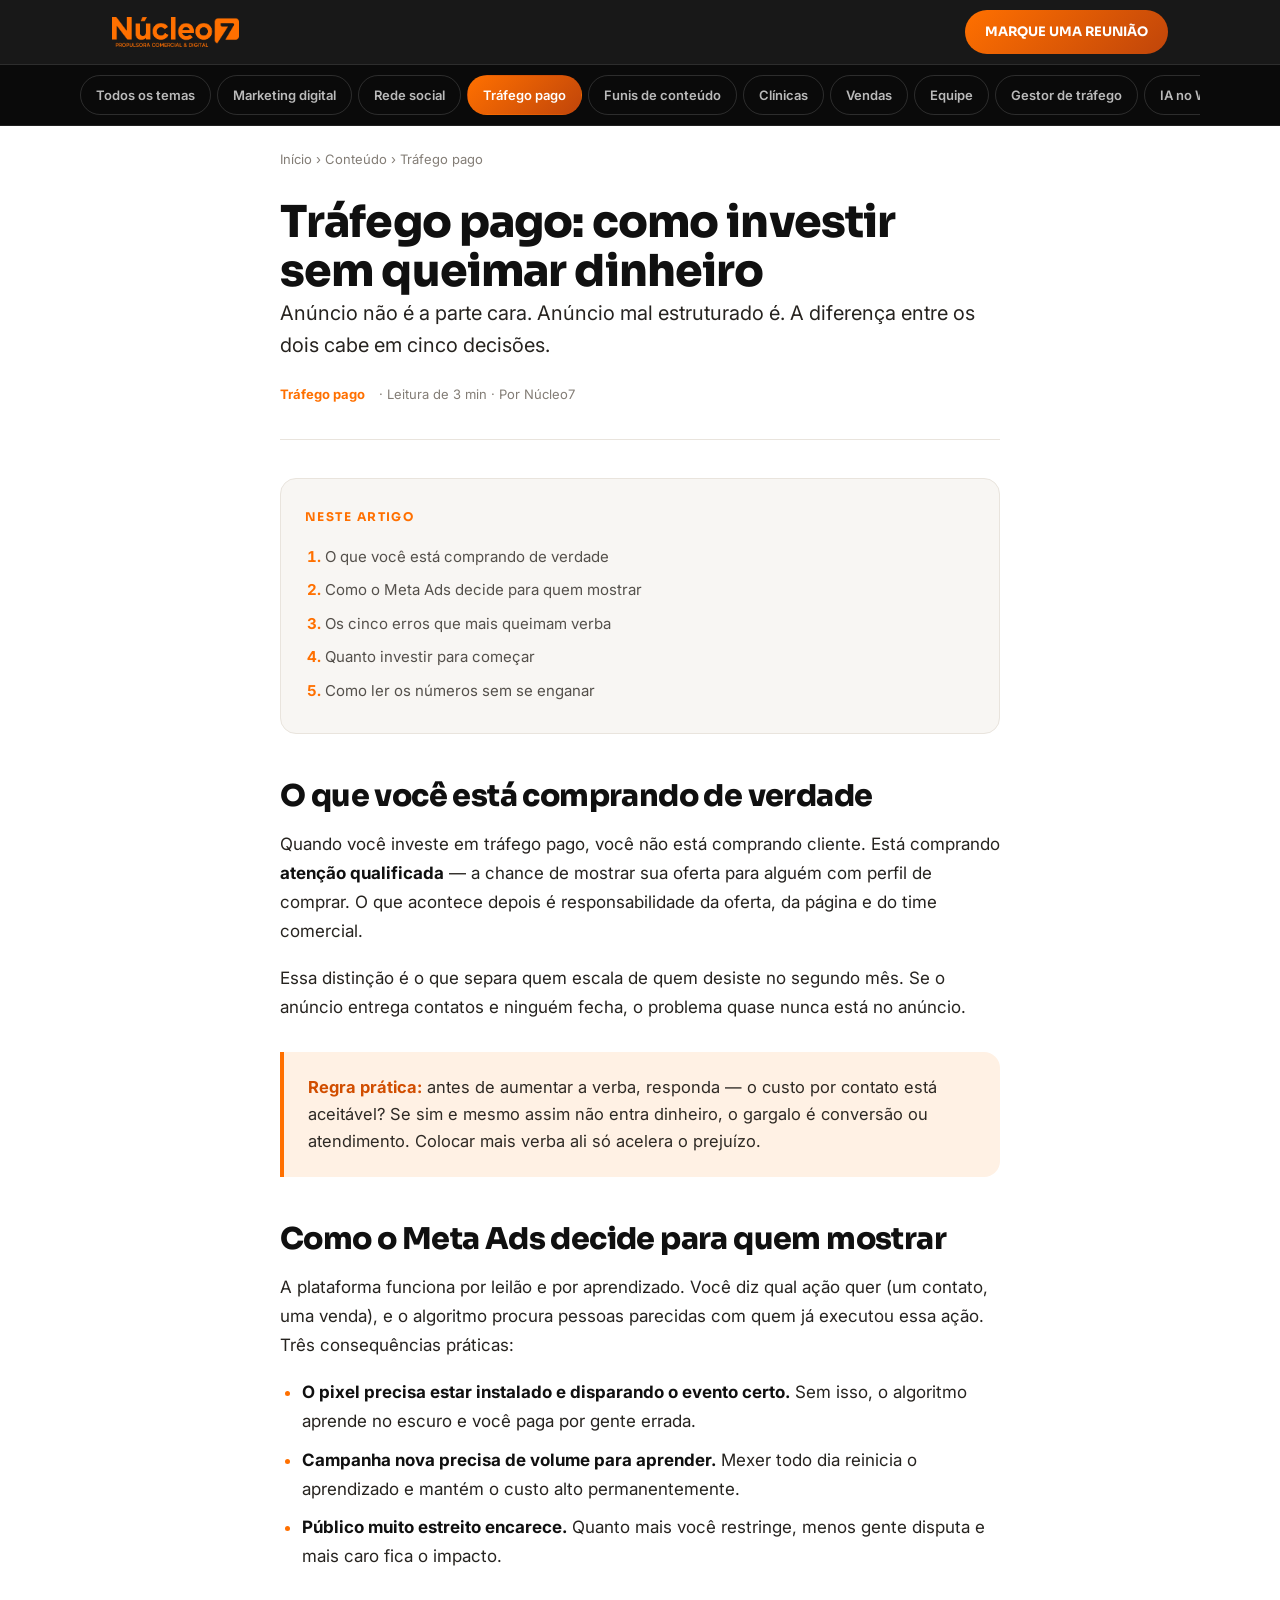
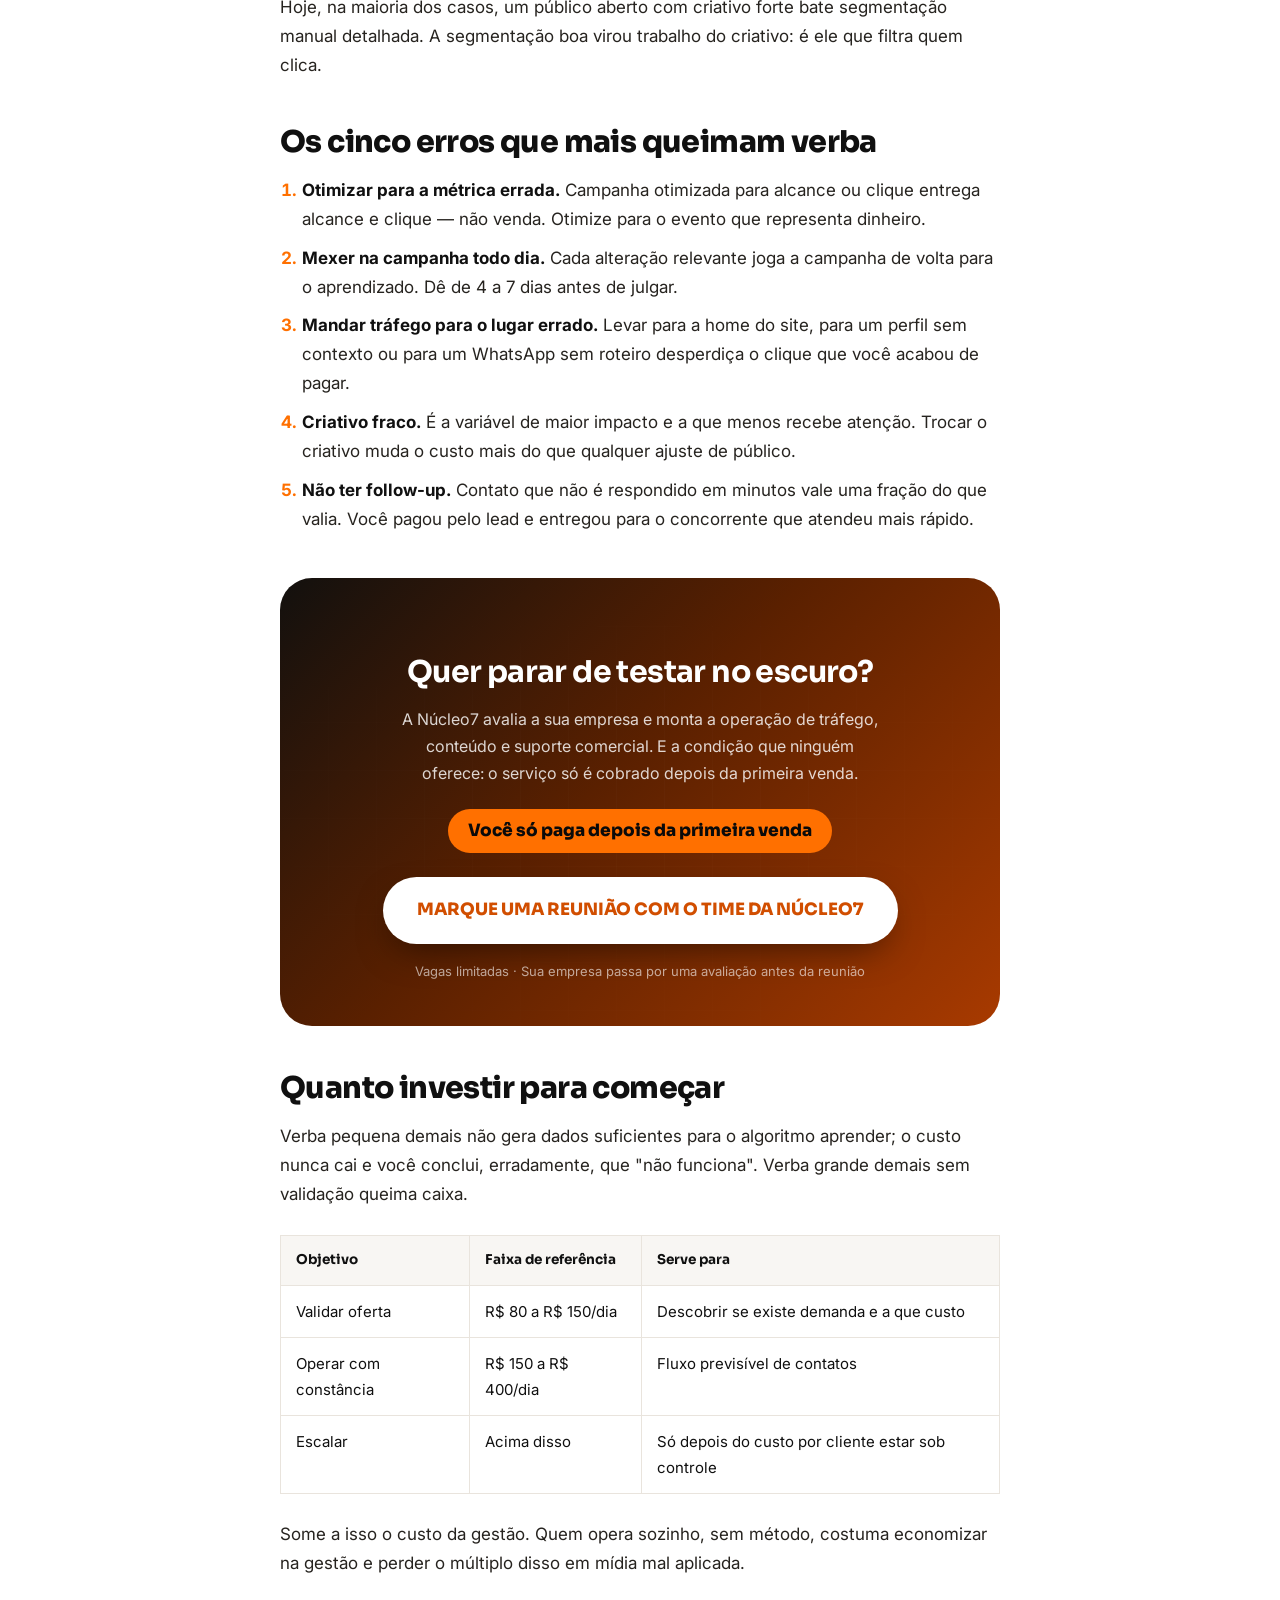
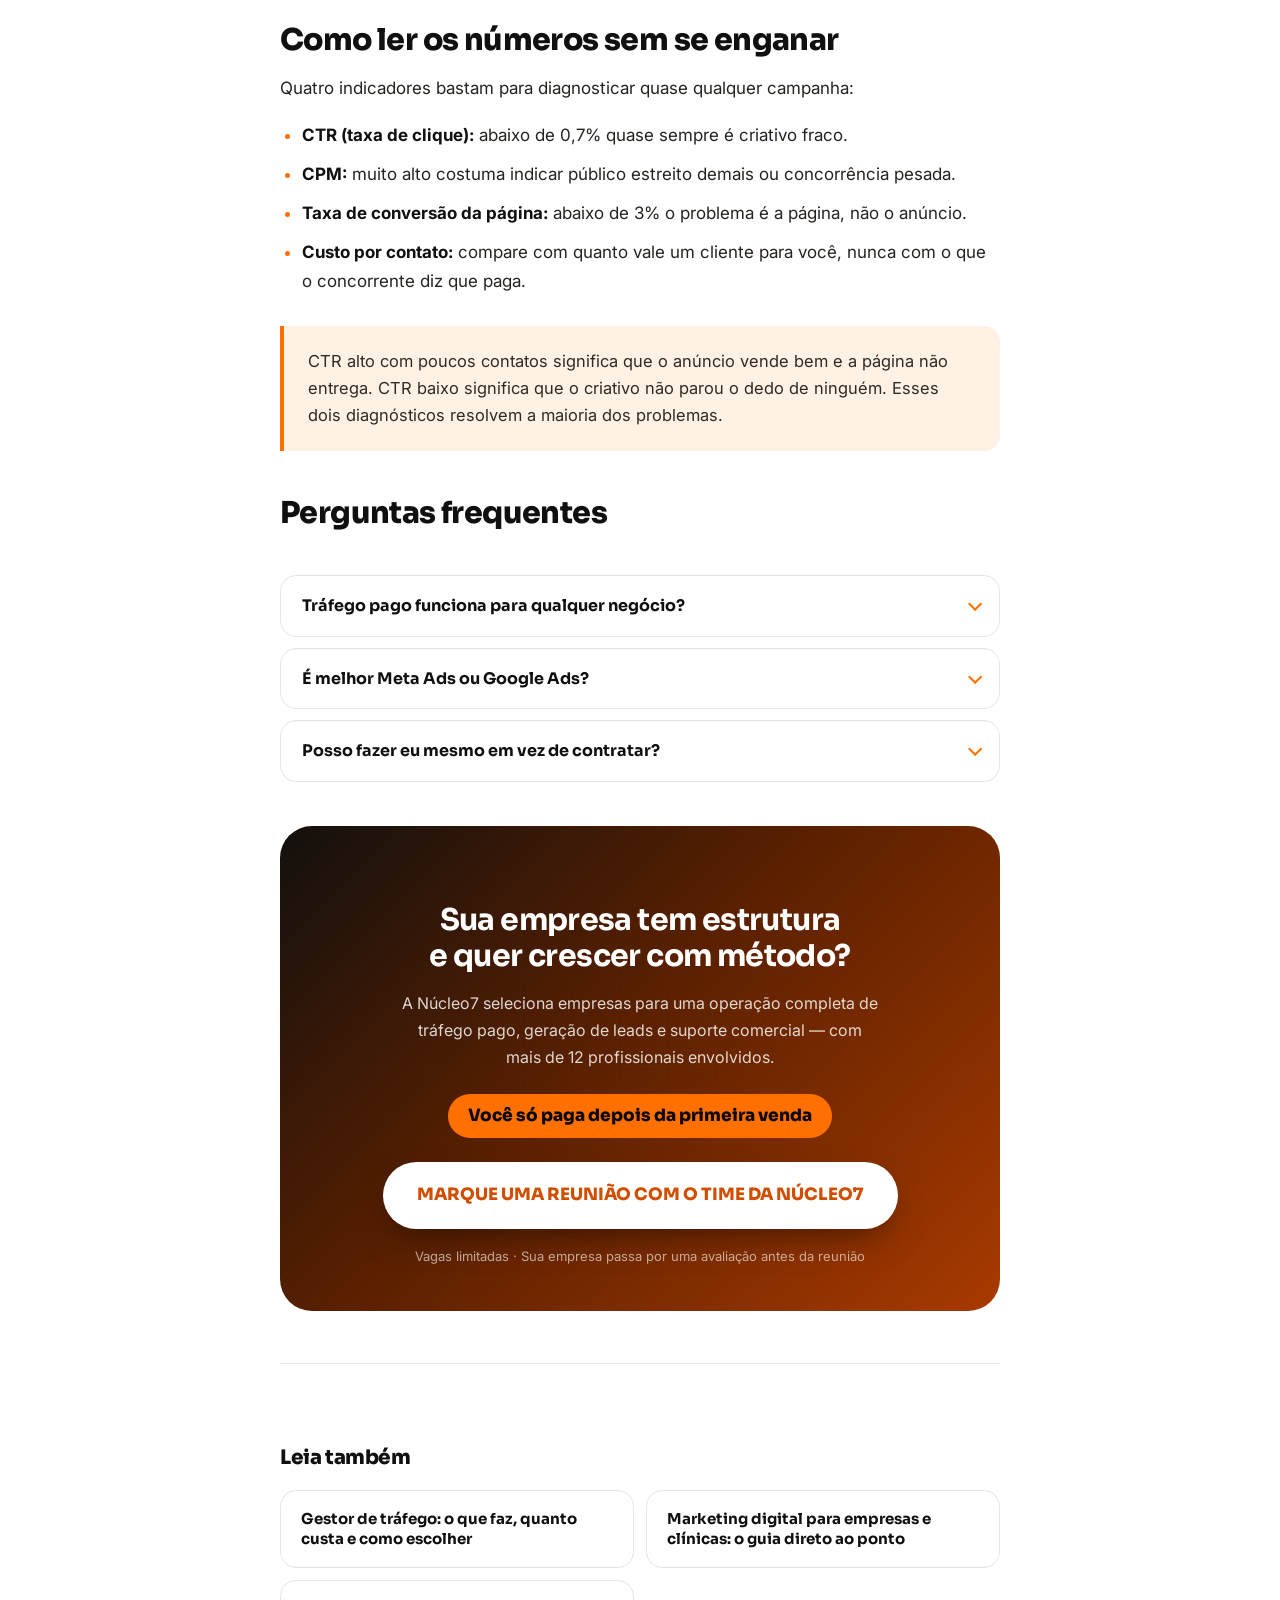
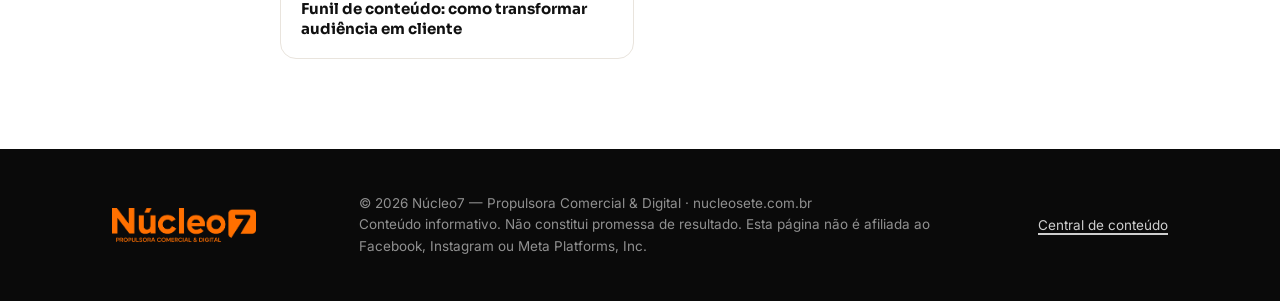
<file: conteudo/trafego-pago-para-empresas.html>
<!DOCTYPE html>
<html lang="pt-BR">
<head>
<meta charset="UTF-8">
<meta name="viewport" content="width=device-width, initial-scale=1, viewport-fit=cover">
<meta name="theme-color" content="#0A0A0A">
<meta name="facebook-domain-verification" content="0egseyh3x0nnyvifl7hkaeydjd7gkp" />
<title>Tráfego pago para empresas: como investir sem queimar dinheiro</title>
<meta name="description" content="Como funciona o tráfego pago no Meta Ads, quanto investir, quais erros mais queimam verba e como saber se a campanha está dando retorno de verdade.">
<meta name="keywords" content="tráfego pago, meta ads, anúncios facebook instagram, gestão de tráfego">
<meta name="robots" content="index, follow, max-image-preview:large">
<meta name="author" content="Núcleo7">
<link rel="canonical" href="https://nucleosete.com.br/conteudo/trafego-pago-para-empresas.html">
<meta property="og:type" content="article">
<meta property="og:locale" content="pt_BR">
<meta property="og:site_name" content="Núcleo7">
<meta property="og:title" content="Tráfego pago para empresas: como investir sem queimar dinheiro">
<meta property="og:description" content="Como funciona o tráfego pago no Meta Ads, quanto investir, quais erros mais queimam verba e como saber se a campanha está dando retorno de verdade.">
<meta property="og:url" content="https://nucleosete.com.br/conteudo/trafego-pago-para-empresas.html">
<meta property="og:image" content="https://nucleosete.com.br/assets/og-image.png">
<meta name="twitter:card" content="summary_large_image">
<link rel="icon" href="../favicon.ico" sizes="any">
<link rel="icon" type="image/png" sizes="32x32" href="../assets/favicon-32.png">
<link rel="apple-touch-icon" href="../assets/apple-touch-icon.png">
<link rel="preconnect" href="https://fonts.googleapis.com">
<link rel="preconnect" href="https://fonts.gstatic.com" crossorigin>
<link href="https://fonts.googleapis.com/css2?family=Sora:wght@400;600;700;800&family=Inter:wght@400;500;600;700&display=swap" rel="stylesheet">
<link rel="stylesheet" href="estilo.css">
<script type="application/ld+json">
{"@context":"https://schema.org","@graph":[
 {"@type":"Article","headline":"Tráfego pago: como investir sem queimar dinheiro","description":"Como funciona o tráfego pago no Meta Ads, quanto investir, quais erros mais queimam verba e como saber se a campanha está dando retorno de verdade.",
   "author":{"@type":"Organization","name":"Núcleo7","url":"https://nucleosete.com.br"},
   "publisher":{"@type":"Organization","name":"Núcleo7","logo":{"@type":"ImageObject","url":"https://nucleosete.com.br/assets/logo-nucleo7-laranja.png"}},
   "mainEntityOfPage":{"@type":"WebPage","@id":"https://nucleosete.com.br/conteudo/trafego-pago-para-empresas.html"},
   "inLanguage":"pt-BR","image":"https://nucleosete.com.br/assets/og-image.png"},
 {"@type":"BreadcrumbList","itemListElement":[
   {"@type":"ListItem","position":1,"name":"Início","item":"https://nucleosete.com.br/"},
   {"@type":"ListItem","position":2,"name":"Conteúdo","item":"https://nucleosete.com.br/conteudo/"},
   {"@type":"ListItem","position":3,"name":"Tráfego pago","item":"https://nucleosete.com.br/conteudo/trafego-pago-para-empresas.html"}]},
 {"@type":"FAQPage","mainEntity":[{"@type":"Question","name":"Tráfego pago funciona para qualquer negócio?","acceptedAnswer":{"@type":"Answer","text":"Funciona para quase todos, mas com resultados muito diferentes. Negócio com boa margem, capacidade de atender e processo comercial definido aproveita bem. Negócio sem estrutura para atender só gera frustração — e leads que esfriam."}},{"@type":"Question","name":"É melhor Meta Ads ou Google Ads?","acceptedAnswer":{"@type":"Answer","text":"São momentos diferentes. Google captura quem já está procurando solução — demanda existente. Meta gera demanda em quem ainda não estava procurando. Para serviço local e clínica, Meta costuma ser o melhor ponto de partida pela combinação de custo e volume."}},{"@type":"Question","name":"Posso fazer eu mesmo em vez de contratar?","acceptedAnswer":{"@type":"Answer","text":"Pode, e no começo muita gente faz. O ponto de virada costuma ser quando a verba passa a ser relevante o suficiente para que um erro de configuração custe mais caro do que a gestão profissional."}}]}
]}
</script>
</head>
<body>
<div class="leitura-prog" id="leitura-prog"></div>
<header class="top">
  <div class="wrap top__in">
    <a class="logo" href="../index.html" aria-label="Núcleo7"><img src="../assets/logo-nucleo7-laranja.png" alt="Núcleo7" width="1369" height="324"></a>
    <a class="top__cta" href="../index.html?utm_source=site&utm_medium=conteudo&utm_campaign=blog-nucleo7&utm_content=trafego-pago-para-empresas&utm_term=header#formulario">MARQUE UMA REUNIÃO</a>
  </div>
</header>
<nav class="barra-cat" aria-label="Temas"><div class="wrap barra-cat__in"><a href="index.html">Todos os temas</a><a href="marketing-digital-para-empresas-e-clinicas.html">Marketing digital</a><a href="redes-sociais-para-empresas.html">Rede social</a><a href="trafego-pago-para-empresas.html" aria-current="page">Tráfego pago</a><a href="funil-de-conteudo.html">Funis de conteúdo</a><a href="como-fazer-sua-clinica-faturar-mais.html">Clínicas</a><a href="como-vender-usando-o-digital.html">Vendas</a><a href="equipe-de-marketing.html">Equipe</a><a href="gestor-de-trafego.html">Gestor de tráfego</a><a href="ia-para-atendimento-no-whatsapp.html">IA no WhatsApp</a><a href="ia-para-construir-estrategias.html">IA na estratégia</a><a href="whatsapp-bloqueado-como-resolver.html">WhatsApp</a><a href="como-disparar-mensagens-no-whatsapp.html">WhatsApp</a></div></nav>

<main class="wrap">
  <nav class="crumbs leitura" aria-label="Você está aqui">
    <a href="../index.html">Início</a> › <a href="index.html">Conteúdo</a> › Tráfego pago
  </nav>

  <article class="artigo leitura">
    <header class="artigo__cab">
      <h1>Tráfego pago: como investir sem queimar dinheiro</h1>
      <p class="artigo__sub">Anúncio não é a parte cara. Anúncio mal estruturado é. A diferença entre os dois cabe em cinco decisões.</p>
      <div class="artigo__meta"><b>Tráfego pago</b> · Leitura de 3 min · Por Núcleo7</div>
    </header>

    <div class="indice"><b>Neste artigo</b><ol><li><a href="#s1">O que você está comprando de verdade</a></li><li><a href="#s2">Como o Meta Ads decide para quem mostrar</a></li><li><a href="#s3">Os cinco erros que mais queimam verba</a></li><li><a href="#s4">Quanto investir para começar</a></li><li><a href="#s5">Como ler os números sem se enganar</a></li></ol></div>

    <h2 id="s1">O que você está comprando de verdade</h2><p>Quando você investe em tráfego pago, você não está comprando cliente. Está comprando <strong>atenção qualificada</strong> — a chance de mostrar sua oferta para alguém com perfil de comprar. O que acontece depois é responsabilidade da oferta, da página e do time comercial.</p><p>Essa distinção é o que separa quem escala de quem desiste no segundo mês. Se o anúncio entrega contatos e ninguém fecha, o problema quase nunca está no anúncio.</p><div class='destaque'><strong>Regra prática:</strong> antes de aumentar a verba, responda — o custo por contato está aceitável? Se sim e mesmo assim não entra dinheiro, o gargalo é conversão ou atendimento. Colocar mais verba ali só acelera o prejuízo.</div><h2 id="s2">Como o Meta Ads decide para quem mostrar</h2><p>A plataforma funciona por leilão e por aprendizado. Você diz qual ação quer (um contato, uma venda), e o algoritmo procura pessoas parecidas com quem já executou essa ação. Três consequências práticas:</p><ul><li><strong>O pixel precisa estar instalado e disparando o evento certo.</strong> Sem isso, o algoritmo aprende no escuro e você paga por gente errada.</li><li><strong>Campanha nova precisa de volume para aprender.</strong> Mexer todo dia reinicia o aprendizado e mantém o custo alto permanentemente.</li><li><strong>Público muito estreito encarece.</strong> Quanto mais você restringe, menos gente disputa e mais caro fica o impacto.</li></ul><p>Hoje, na maioria dos casos, um público aberto com criativo forte bate segmentação manual detalhada. A segmentação boa virou trabalho do criativo: é ele que filtra quem clica.</p><h2 id="s3">Os cinco erros que mais queimam verba</h2><ol><li><strong>Otimizar para a métrica errada.</strong> Campanha otimizada para alcance ou clique entrega alcance e clique — não venda. Otimize para o evento que representa dinheiro.</li><li><strong>Mexer na campanha todo dia.</strong> Cada alteração relevante joga a campanha de volta para o aprendizado. Dê de 4 a 7 dias antes de julgar.</li><li><strong>Mandar tráfego para o lugar errado.</strong> Levar para a home do site, para um perfil sem contexto ou para um WhatsApp sem roteiro desperdiça o clique que você acabou de pagar.</li><li><strong>Criativo fraco.</strong> É a variável de maior impacto e a que menos recebe atenção. Trocar o criativo muda o custo mais do que qualquer ajuste de público.</li><li><strong>Não ter follow-up.</strong> Contato que não é respondido em minutos vale uma fração do que valia. Você pagou pelo lead e entregou para o concorrente que atendeu mais rápido.</li></ol>
<div class="cta-bloco">
  <h3>Quer parar de testar no escuro?</h3>
  <p>A Núcleo7 avalia a sua empresa e monta a operação de tráfego, conteúdo e suporte comercial. E a condição que ninguém oferece: o serviço só é cobrado depois da primeira venda.</p>
  <span class="garantia">Você só paga depois da primeira venda</span>
  <a class="btn" href="../index.html?utm_source=site&utm_medium=conteudo&utm_campaign=blog-nucleo7&utm_content=trafego-pago-para-empresas&utm_term=meio-artigo#formulario" data-cta="meio-artigo">MARQUE UMA REUNIÃO COM O TIME DA NÚCLEO7</a>
  <small>Vagas limitadas · Sua empresa passa por uma avaliação antes da reunião</small>
</div><h2 id="s4">Quanto investir para começar</h2><p>Verba pequena demais não gera dados suficientes para o algoritmo aprender; o custo nunca cai e você conclui, erradamente, que "não funciona". Verba grande demais sem validação queima caixa.</p><table class='tabela'><tr><th>Objetivo</th><th>Faixa de referência</th><th>Serve para</th></tr><tr><td>Validar oferta</td><td>R$ 80 a R$ 150/dia</td><td>Descobrir se existe demanda e a que custo</td></tr><tr><td>Operar com constância</td><td>R$ 150 a R$ 400/dia</td><td>Fluxo previsível de contatos</td></tr><tr><td>Escalar</td><td>Acima disso</td><td>Só depois do custo por cliente estar sob controle</td></tr></table><p>Some a isso o custo da gestão. Quem opera sozinho, sem método, costuma economizar na gestão e perder o múltiplo disso em mídia mal aplicada.</p><h2 id="s5">Como ler os números sem se enganar</h2><p>Quatro indicadores bastam para diagnosticar quase qualquer campanha:</p><ul><li><strong>CTR (taxa de clique):</strong> abaixo de 0,7% quase sempre é criativo fraco.</li><li><strong>CPM:</strong> muito alto costuma indicar público estreito demais ou concorrência pesada.</li><li><strong>Taxa de conversão da página:</strong> abaixo de 3% o problema é a página, não o anúncio.</li><li><strong>Custo por contato:</strong> compare com quanto vale um cliente para você, nunca com o que o concorrente diz que paga.</li></ul><div class='destaque'>CTR alto com poucos contatos significa que o anúncio vende bem e a página não entrega. CTR baixo significa que o criativo não parou o dedo de ninguém. Esses dois diagnósticos resolvem a maioria dos problemas.</div>

    <h2>Perguntas frequentes</h2>
    <div class="faq"><details class="q"><summary>Tráfego pago funciona para qualquer negócio?</summary><div class="a">Funciona para quase todos, mas com resultados muito diferentes. Negócio com boa margem, capacidade de atender e processo comercial definido aproveita bem. Negócio sem estrutura para atender só gera frustração — e leads que esfriam.</div></details><details class="q"><summary>É melhor Meta Ads ou Google Ads?</summary><div class="a">São momentos diferentes. Google captura quem já está procurando solução — demanda existente. Meta gera demanda em quem ainda não estava procurando. Para serviço local e clínica, Meta costuma ser o melhor ponto de partida pela combinação de custo e volume.</div></details><details class="q"><summary>Posso fazer eu mesmo em vez de contratar?</summary><div class="a">Pode, e no começo muita gente faz. O ponto de virada costuma ser quando a verba passa a ser relevante o suficiente para que um erro de configuração custe mais caro do que a gestão profissional.</div></details></div>

    
<div class="cta-bloco">
  <h3>Sua empresa tem estrutura e quer crescer com método?</h3>
  <p>A Núcleo7 seleciona empresas para uma operação completa de tráfego pago, geração de leads e suporte comercial — com mais de 12 profissionais envolvidos.</p>
  <span class="garantia">Você só paga depois da primeira venda</span>
  <a class="btn" href="../index.html?utm_source=site&utm_medium=conteudo&utm_campaign=blog-nucleo7&utm_content=trafego-pago-para-empresas&utm_term=fim-artigo#formulario" data-cta="fim-artigo">MARQUE UMA REUNIÃO COM O TIME DA NÚCLEO7</a>
  <small>Vagas limitadas · Sua empresa passa por uma avaliação antes da reunião</small>
</div>

    <section class="relacionados">
      <h2>Leia também</h2>
      <div class="rel-lista"><a class="rel" href="gestor-de-trafego.html">Gestor de tráfego: o que faz, quanto custa e como escolher</a><a class="rel" href="marketing-digital-para-empresas-e-clinicas.html">Marketing digital para empresas e clínicas: o guia direto ao ponto</a><a class="rel" href="funil-de-conteudo.html">Funil de conteúdo: como transformar audiência em cliente</a></div>
    </section>
  </article>
</main>

<footer class="rodape">
  <div class="wrap rodape__in">
    <a class="logo" href="../index.html"><img src="../assets/logo-nucleo7-laranja.png" alt="Núcleo7" width="1369" height="324" style="height:34px"></a>
    <p>
      © <span id="ano"></span> Núcleo7 — Propulsora Comercial &amp; Digital · nucleosete.com.br<br>
      Conteúdo informativo. Não constitui promessa de resultado.
      Esta página não é afiliada ao Facebook, Instagram ou Meta Platforms, Inc.
    </p>
    <a href="index.html">Central de conteúdo</a>
  </div>
</footer>
<script src="../config.js"></script>
<script src="../tracking.js"></script>
<script>
document.getElementById('ano').textContent = new Date().getFullYear();
(function(){
  var pb = document.getElementById('leitura-prog');
  if (pb) window.addEventListener('scroll', function(){
    var h = document.documentElement;
    var t = (h.scrollTop) / ((h.scrollHeight) - h.clientHeight);
    pb.style.width = Math.min(100, Math.max(0, t*100)) + '%';
  }, {passive:true});
  document.querySelectorAll('[data-cta]').forEach(function(el){
    el.addEventListener('click', function(){
      if (window.N7) N7.track('ClickCTA', { posicao: el.getAttribute('data-cta'), origem: 'conteudo' });
    });
  });
})();
</script>
</body>
</html>
</file>
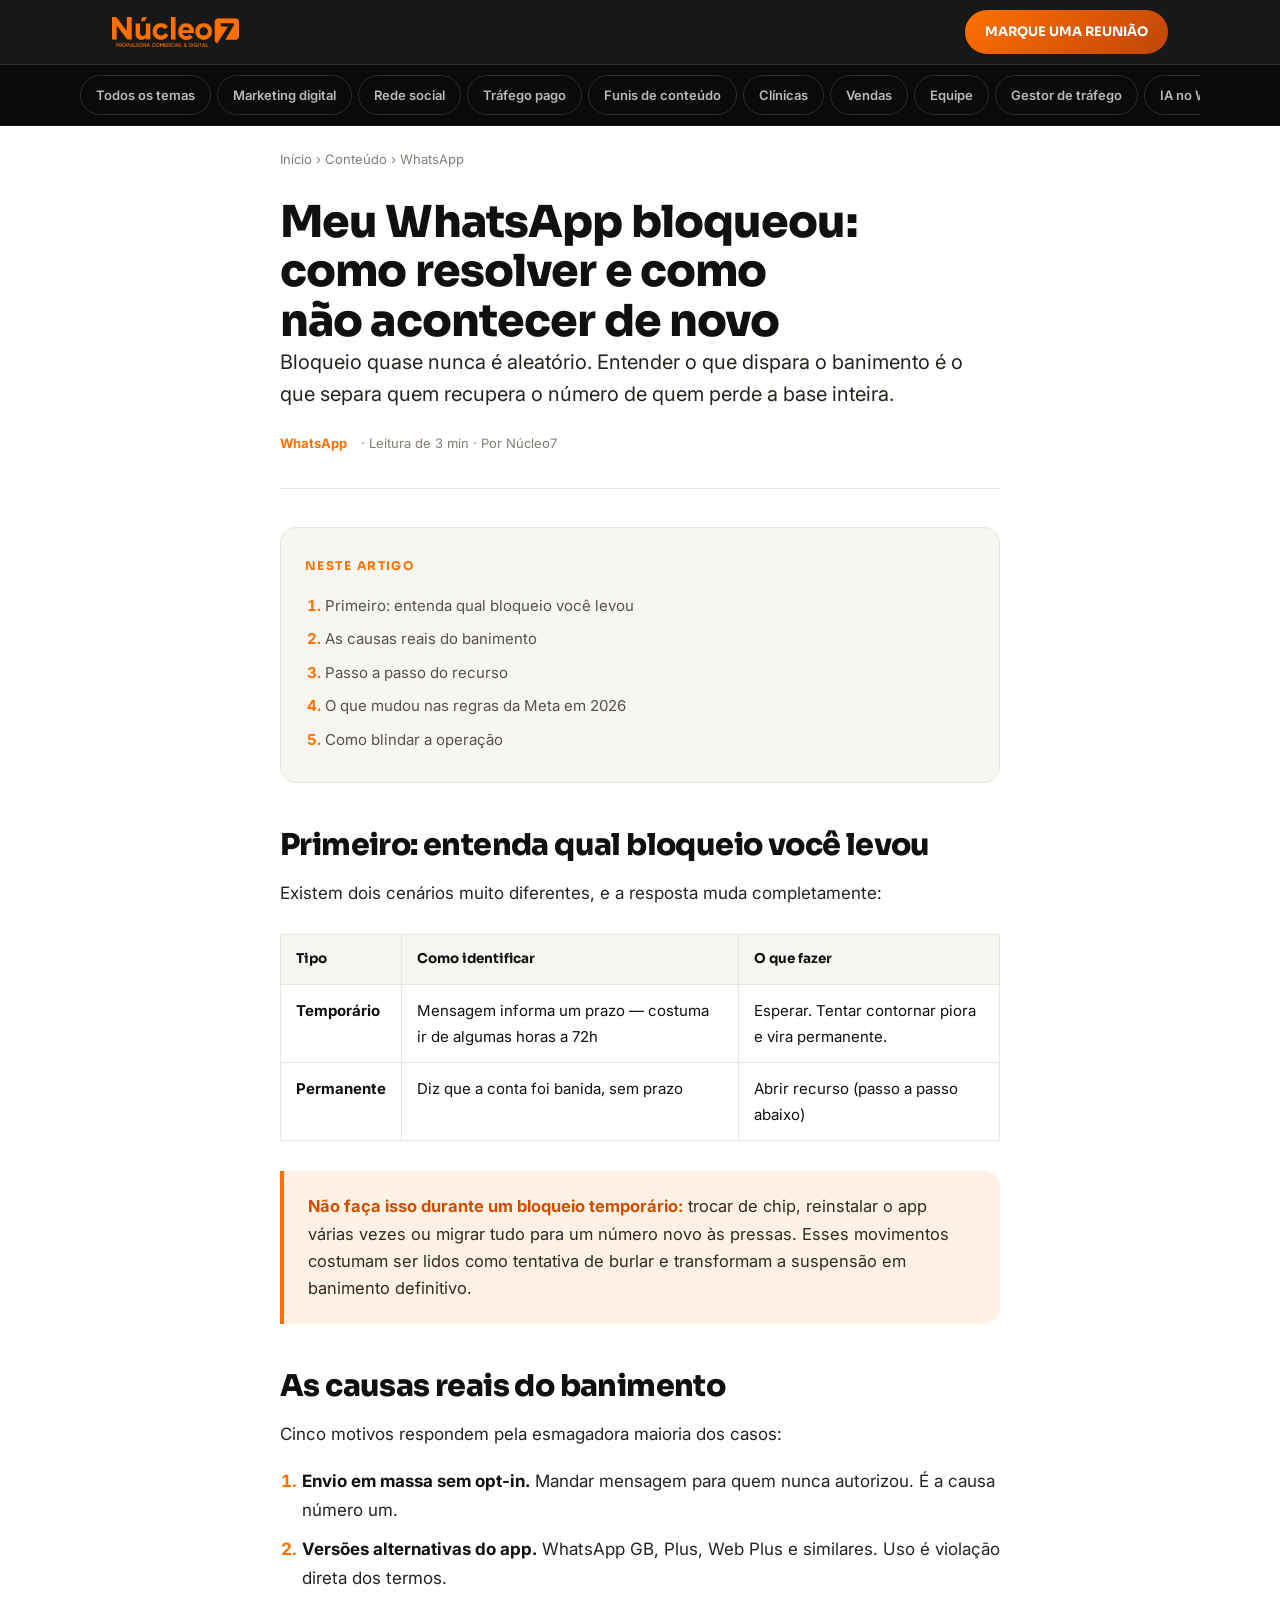
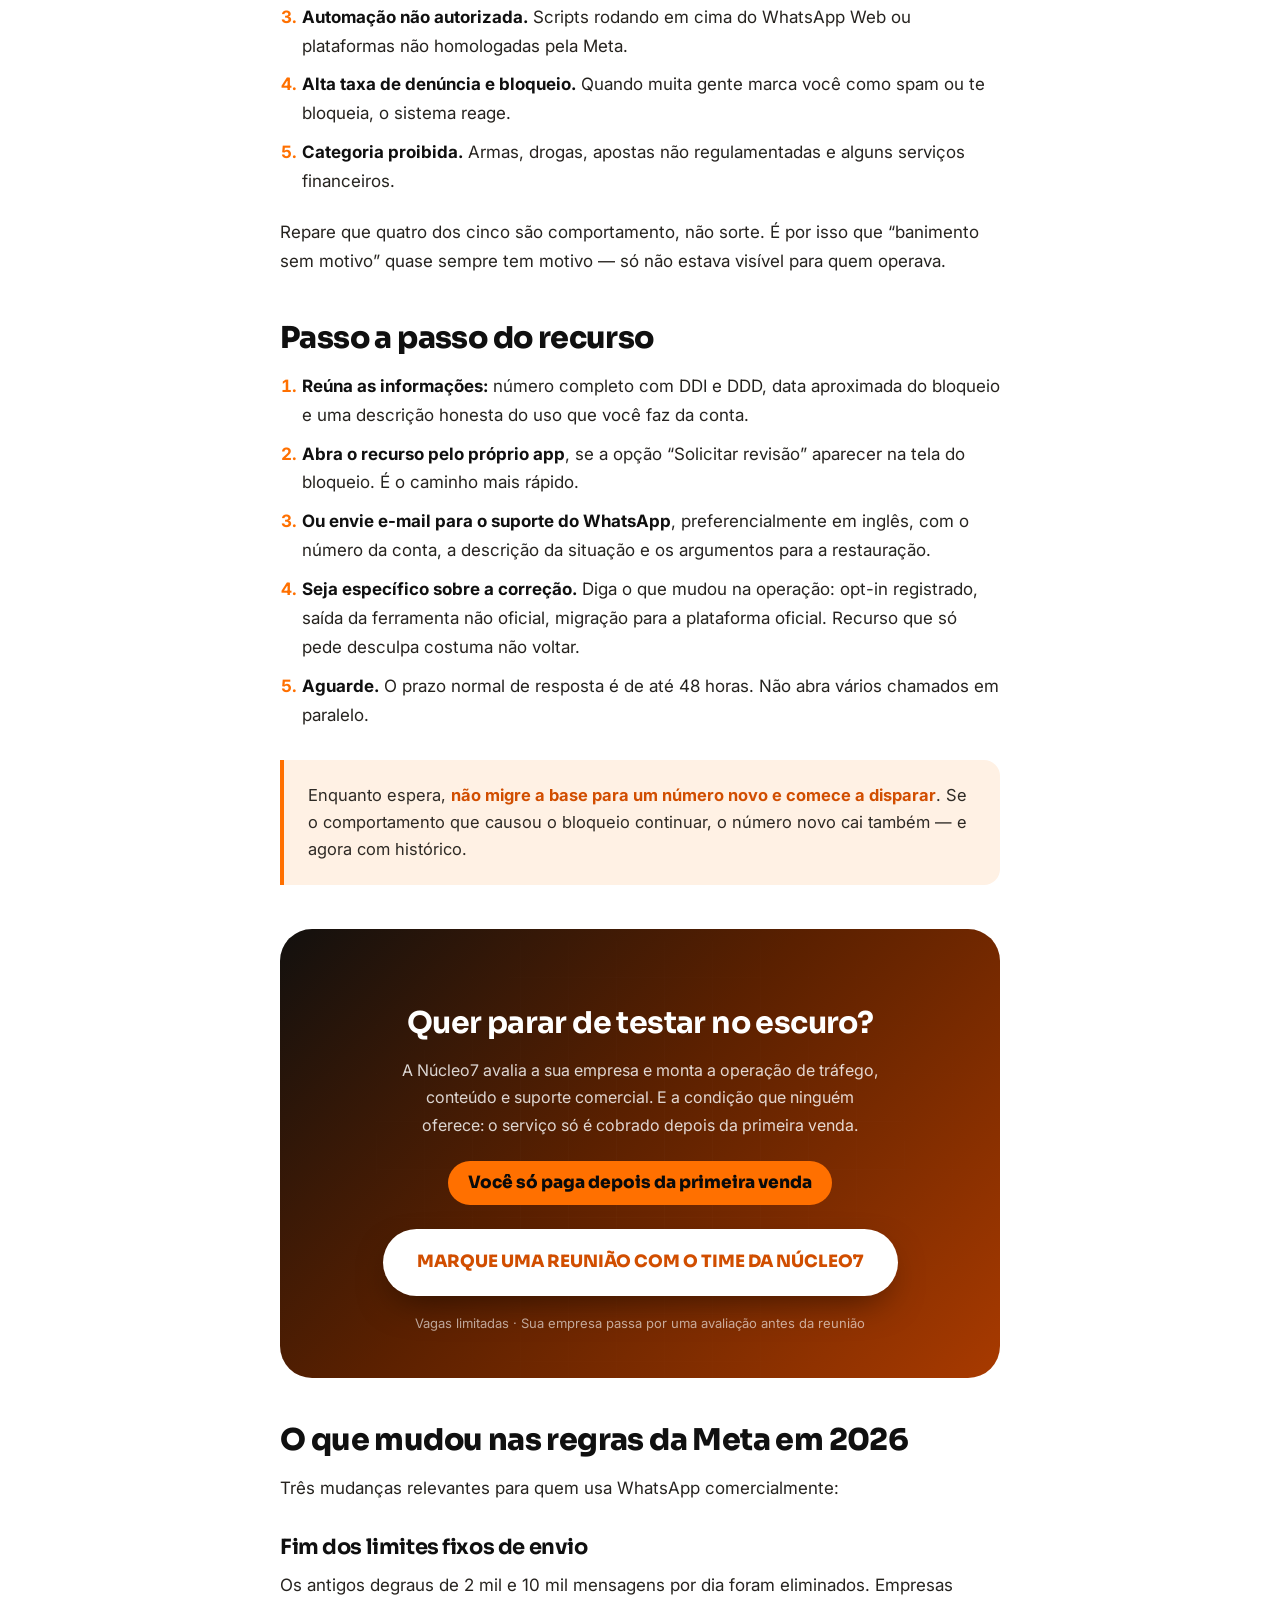
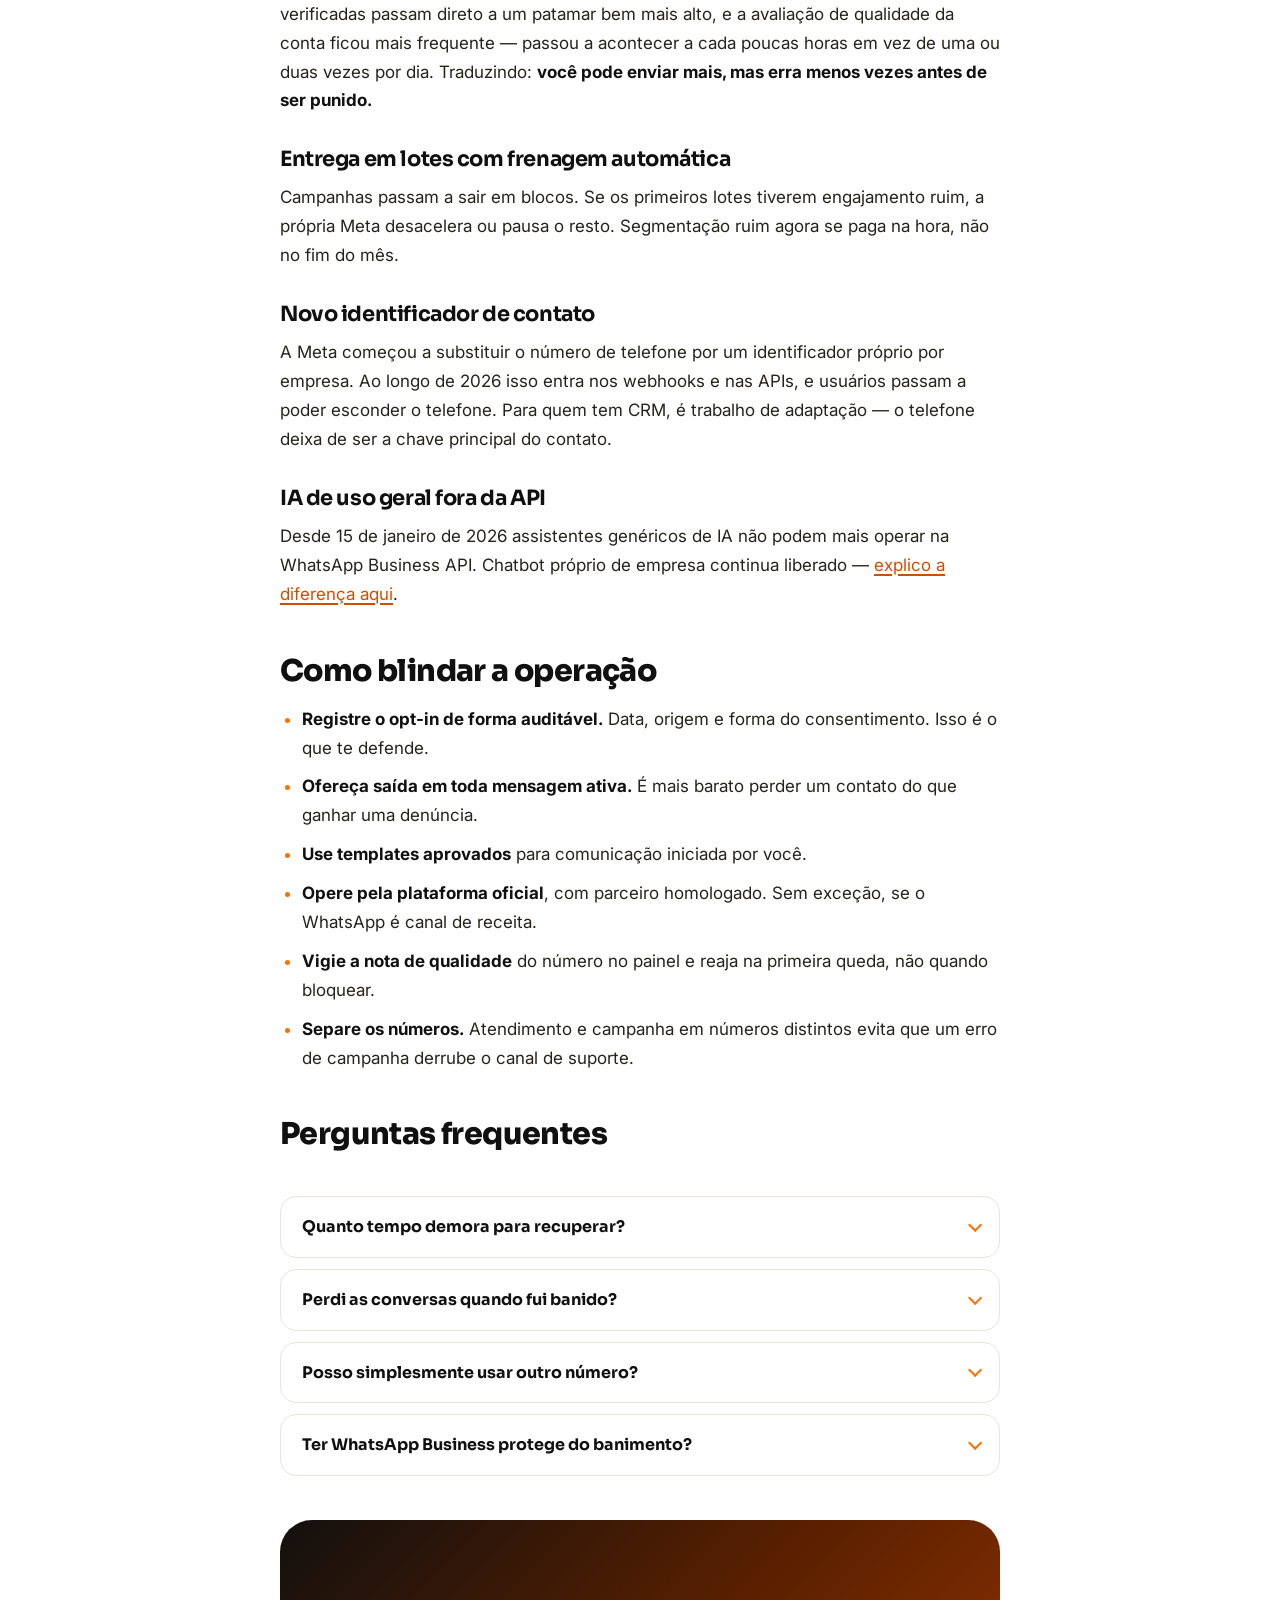
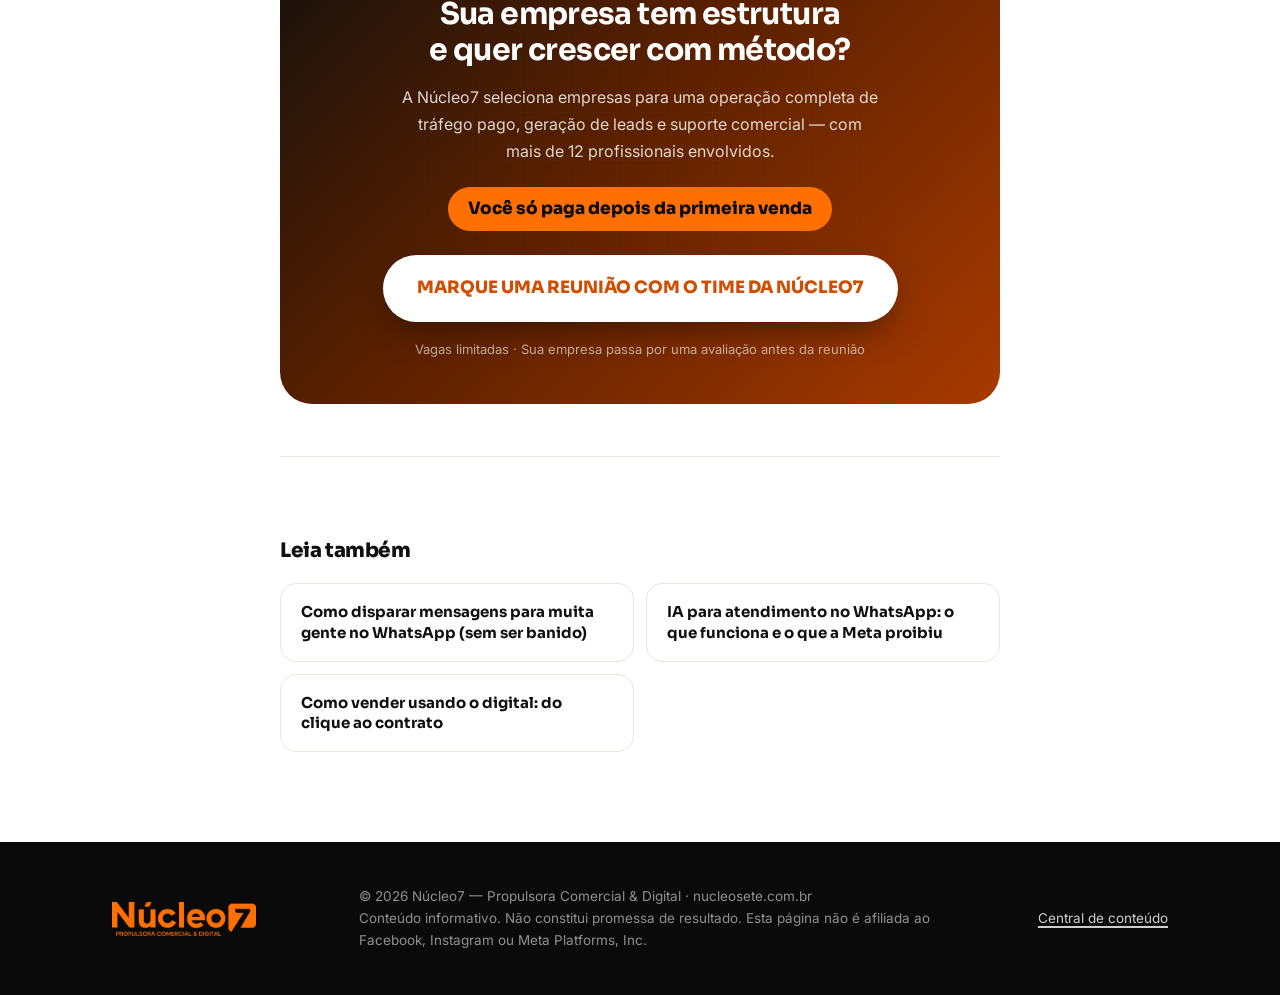
<file: conteudo/whatsapp-bloqueado-como-resolver.html>
<!DOCTYPE html>
<html lang="pt-BR">
<head>
<meta charset="UTF-8">
<meta name="viewport" content="width=device-width, initial-scale=1, viewport-fit=cover">
<meta name="theme-color" content="#0A0A0A">
<meta name="facebook-domain-verification" content="0egseyh3x0nnyvifl7hkaeydjd7gkp" />
<title>WhatsApp bloqueado ou banido: como recuperar o número em 2026</title>
<meta name="description" content="Passo a passo para recuperar um número banido no WhatsApp, as causas reais do bloqueio, o prazo de resposta da Meta e o que mudou nas regras em 2026.">
<meta name="keywords" content="whatsapp bloqueado, whatsapp banido, recuperar numero whatsapp, banimento whatsapp business">
<meta name="robots" content="index, follow, max-image-preview:large">
<meta name="author" content="Núcleo7">
<link rel="canonical" href="https://nucleosete.com.br/conteudo/whatsapp-bloqueado-como-resolver.html">
<meta property="og:type" content="article">
<meta property="og:locale" content="pt_BR">
<meta property="og:site_name" content="Núcleo7">
<meta property="og:title" content="WhatsApp bloqueado ou banido: como recuperar o número em 2026">
<meta property="og:description" content="Passo a passo para recuperar um número banido no WhatsApp, as causas reais do bloqueio, o prazo de resposta da Meta e o que mudou nas regras em 2026.">
<meta property="og:url" content="https://nucleosete.com.br/conteudo/whatsapp-bloqueado-como-resolver.html">
<meta property="og:image" content="https://nucleosete.com.br/assets/og-image.png">
<meta name="twitter:card" content="summary_large_image">
<link rel="icon" href="../favicon.ico" sizes="any">
<link rel="icon" type="image/png" sizes="32x32" href="../assets/favicon-32.png">
<link rel="apple-touch-icon" href="../assets/apple-touch-icon.png">
<link rel="preconnect" href="https://fonts.googleapis.com">
<link rel="preconnect" href="https://fonts.gstatic.com" crossorigin>
<link href="https://fonts.googleapis.com/css2?family=Sora:wght@400;600;700;800&family=Inter:wght@400;500;600;700&display=swap" rel="stylesheet">
<link rel="stylesheet" href="estilo.css">
<script type="application/ld+json">
{"@context":"https://schema.org","@graph":[
 {"@type":"Article","headline":"Meu WhatsApp bloqueou: como resolver e como não acontecer de novo","description":"Passo a passo para recuperar um número banido no WhatsApp, as causas reais do bloqueio, o prazo de resposta da Meta e o que mudou nas regras em 2026.",
   "author":{"@type":"Organization","name":"Núcleo7","url":"https://nucleosete.com.br"},
   "publisher":{"@type":"Organization","name":"Núcleo7","logo":{"@type":"ImageObject","url":"https://nucleosete.com.br/assets/logo-nucleo7-laranja.png"}},
   "mainEntityOfPage":{"@type":"WebPage","@id":"https://nucleosete.com.br/conteudo/whatsapp-bloqueado-como-resolver.html"},
   "inLanguage":"pt-BR","image":"https://nucleosete.com.br/assets/og-image.png"},
 {"@type":"BreadcrumbList","itemListElement":[
   {"@type":"ListItem","position":1,"name":"Início","item":"https://nucleosete.com.br/"},
   {"@type":"ListItem","position":2,"name":"Conteúdo","item":"https://nucleosete.com.br/conteudo/"},
   {"@type":"ListItem","position":3,"name":"WhatsApp","item":"https://nucleosete.com.br/conteudo/whatsapp-bloqueado-como-resolver.html"}]},
 {"@type":"FAQPage","mainEntity":[{"@type":"Question","name":"Quanto tempo demora para recuperar?","acceptedAnswer":{"@type":"Answer","text":"O prazo normal de resposta ao recurso é de até 48 horas. Bloqueios temporários costumam expirar sozinhos entre algumas horas e 72 horas."}},{"@type":"Question","name":"Perdi as conversas quando fui banido?","acceptedAnswer":{"@type":"Answer","text":"O histórico fica no aparelho. Se você tinha backup ativo, consegue restaurar ao recuperar a conta. Sem backup, o que estava só na nuvem do app pode se perder."}},{"@type":"Question","name":"Posso simplesmente usar outro número?","acceptedAnswer":{"@type":"Answer","text":"Pode, mas se a causa do bloqueio não for corrigida, o novo número cai igual — e mais rápido, porque o comportamento já é conhecido. Corrija a operação antes."}},{"@type":"Question","name":"Ter WhatsApp Business protege do banimento?","acceptedAnswer":{"@type":"Answer","text":"Não por si só. O que protege é operar dentro das regras: opt-in, ferramenta oficial e conteúdo que as pessoas querem receber."}}]}
]}
</script>
</head>
<body>
<div class="leitura-prog" id="leitura-prog"></div>
<header class="top">
  <div class="wrap top__in">
    <a class="logo" href="../index.html" aria-label="Núcleo7"><img src="../assets/logo-nucleo7-laranja.png" alt="Núcleo7" width="1369" height="324"></a>
    <a class="top__cta" href="../index.html?utm_source=site&utm_medium=conteudo&utm_campaign=blog-nucleo7&utm_content=whatsapp-bloqueado-como-resolver&utm_term=header#formulario">MARQUE UMA REUNIÃO</a>
  </div>
</header>
<nav class="barra-cat" aria-label="Temas"><div class="wrap barra-cat__in"><a href="index.html">Todos os temas</a><a href="marketing-digital-para-empresas-e-clinicas.html">Marketing digital</a><a href="redes-sociais-para-empresas.html">Rede social</a><a href="trafego-pago-para-empresas.html">Tráfego pago</a><a href="funil-de-conteudo.html">Funis de conteúdo</a><a href="como-fazer-sua-clinica-faturar-mais.html">Clínicas</a><a href="como-vender-usando-o-digital.html">Vendas</a><a href="equipe-de-marketing.html">Equipe</a><a href="gestor-de-trafego.html">Gestor de tráfego</a><a href="ia-para-atendimento-no-whatsapp.html">IA no WhatsApp</a><a href="ia-para-construir-estrategias.html">IA na estratégia</a><a href="whatsapp-bloqueado-como-resolver.html" aria-current="page">WhatsApp</a><a href="como-disparar-mensagens-no-whatsapp.html">WhatsApp</a></div></nav>

<main class="wrap">
  <nav class="crumbs leitura" aria-label="Você está aqui">
    <a href="../index.html">Início</a> › <a href="index.html">Conteúdo</a> › WhatsApp
  </nav>

  <article class="artigo leitura">
    <header class="artigo__cab">
      <h1>Meu WhatsApp bloqueou: como resolver e como não acontecer de novo</h1>
      <p class="artigo__sub">Bloqueio quase nunca é aleatório. Entender o que dispara o banimento é o que separa quem recupera o número de quem perde a base inteira.</p>
      <div class="artigo__meta"><b>WhatsApp</b> · Leitura de 3 min · Por Núcleo7</div>
    </header>

    <div class="indice"><b>Neste artigo</b><ol><li><a href="#s1">Primeiro: entenda qual bloqueio você levou</a></li><li><a href="#s2">As causas reais do banimento</a></li><li><a href="#s3">Passo a passo do recurso</a></li><li><a href="#s4">O que mudou nas regras da Meta em 2026</a></li><li><a href="#s5">Como blindar a operação</a></li></ol></div>

    <h2 id="s1">Primeiro: entenda qual bloqueio você levou</h2><p>Existem dois cenários muito diferentes, e a resposta muda completamente:</p><table class='tabela'><tr><th>Tipo</th><th>Como identificar</th><th>O que fazer</th></tr><tr><td><strong>Temporário</strong></td><td>Mensagem informa um prazo — costuma ir de algumas horas a 72h</td><td>Esperar. Tentar contornar piora e vira permanente.</td></tr><tr><td><strong>Permanente</strong></td><td>Diz que a conta foi banida, sem prazo</td><td>Abrir recurso (passo a passo abaixo)</td></tr></table><div class='destaque'><strong>Não faça isso durante um bloqueio temporário:</strong> trocar de chip, reinstalar o app várias vezes ou migrar tudo para um número novo às pressas. Esses movimentos costumam ser lidos como tentativa de burlar e transformam a suspensão em banimento definitivo.</div><h2 id="s2">As causas reais do banimento</h2><p>Cinco motivos respondem pela esmagadora maioria dos casos:</p><ol><li><strong>Envio em massa sem opt-in.</strong> Mandar mensagem para quem nunca autorizou. É a causa número um.</li><li><strong>Versões alternativas do app.</strong> WhatsApp GB, Plus, Web Plus e similares. Uso é violação direta dos termos.</li><li><strong>Automação não autorizada.</strong> Scripts rodando em cima do WhatsApp Web ou plataformas não homologadas pela Meta.</li><li><strong>Alta taxa de denúncia e bloqueio.</strong> Quando muita gente marca você como spam ou te bloqueia, o sistema reage.</li><li><strong>Categoria proibida.</strong> Armas, drogas, apostas não regulamentadas e alguns serviços financeiros.</li></ol><p>Repare que quatro dos cinco são comportamento, não sorte. É por isso que “banimento sem motivo” quase sempre tem motivo — só não estava visível para quem operava.</p><h2 id="s3">Passo a passo do recurso</h2><ol><li><strong>Reúna as informações:</strong> número completo com DDI e DDD, data aproximada do bloqueio e uma descrição honesta do uso que você faz da conta.</li><li><strong>Abra o recurso pelo próprio app</strong>, se a opção “Solicitar revisão” aparecer na tela do bloqueio. É o caminho mais rápido.</li><li><strong>Ou envie e-mail para o suporte do WhatsApp</strong>, preferencialmente em inglês, com o número da conta, a descrição da situação e os argumentos para a restauração.</li><li><strong>Seja específico sobre a correção.</strong> Diga o que mudou na operação: opt-in registrado, saída da ferramenta não oficial, migração para a plataforma oficial. Recurso que só pede desculpa costuma não voltar.</li><li><strong>Aguarde.</strong> O prazo normal de resposta é de até 48 horas. Não abra vários chamados em paralelo.</li></ol><div class='destaque'>Enquanto espera, <strong>não migre a base para um número novo e comece a disparar</strong>. Se o comportamento que causou o bloqueio continuar, o número novo cai também — e agora com histórico.</div>
<div class="cta-bloco">
  <h3>Quer parar de testar no escuro?</h3>
  <p>A Núcleo7 avalia a sua empresa e monta a operação de tráfego, conteúdo e suporte comercial. E a condição que ninguém oferece: o serviço só é cobrado depois da primeira venda.</p>
  <span class="garantia">Você só paga depois da primeira venda</span>
  <a class="btn" href="../index.html?utm_source=site&utm_medium=conteudo&utm_campaign=blog-nucleo7&utm_content=whatsapp-bloqueado-como-resolver&utm_term=meio-artigo#formulario" data-cta="meio-artigo">MARQUE UMA REUNIÃO COM O TIME DA NÚCLEO7</a>
  <small>Vagas limitadas · Sua empresa passa por uma avaliação antes da reunião</small>
</div><h2 id="s4">O que mudou nas regras da Meta em 2026</h2><p>Três mudanças relevantes para quem usa WhatsApp comercialmente:</p><h3>Fim dos limites fixos de envio</h3><p>Os antigos degraus de 2 mil e 10 mil mensagens por dia foram eliminados. Empresas verificadas passam direto a um patamar bem mais alto, e a avaliação de qualidade da conta ficou mais frequente — passou a acontecer a cada poucas horas em vez de uma ou duas vezes por dia. Traduzindo: <strong>você pode enviar mais, mas erra menos vezes antes de ser punido.</strong></p><h3>Entrega em lotes com frenagem automática</h3><p>Campanhas passam a sair em blocos. Se os primeiros lotes tiverem engajamento ruim, a própria Meta desacelera ou pausa o resto. Segmentação ruim agora se paga na hora, não no fim do mês.</p><h3>Novo identificador de contato</h3><p>A Meta começou a substituir o número de telefone por um identificador próprio por empresa. Ao longo de 2026 isso entra nos webhooks e nas APIs, e usuários passam a poder esconder o telefone. Para quem tem CRM, é trabalho de adaptação — o telefone deixa de ser a chave principal do contato.</p><h3>IA de uso geral fora da API</h3><p>Desde 15 de janeiro de 2026 assistentes genéricos de IA não podem mais operar na WhatsApp Business API. Chatbot próprio de empresa continua liberado — <a href='ia-para-atendimento-no-whatsapp.html'>explico a diferença aqui</a>.</p><h2 id="s5">Como blindar a operação</h2><ul><li><strong>Registre o opt-in de forma auditável.</strong> Data, origem e forma do consentimento. Isso é o que te defende.</li><li><strong>Ofereça saída em toda mensagem ativa.</strong> É mais barato perder um contato do que ganhar uma denúncia.</li><li><strong>Use templates aprovados</strong> para comunicação iniciada por você.</li><li><strong>Opere pela plataforma oficial</strong>, com parceiro homologado. Sem exceção, se o WhatsApp é canal de receita.</li><li><strong>Vigie a nota de qualidade</strong> do número no painel e reaja na primeira queda, não quando bloquear.</li><li><strong>Separe os números.</strong> Atendimento e campanha em números distintos evita que um erro de campanha derrube o canal de suporte.</li></ul>

    <h2>Perguntas frequentes</h2>
    <div class="faq"><details class="q"><summary>Quanto tempo demora para recuperar?</summary><div class="a">O prazo normal de resposta ao recurso é de até 48 horas. Bloqueios temporários costumam expirar sozinhos entre algumas horas e 72 horas.</div></details><details class="q"><summary>Perdi as conversas quando fui banido?</summary><div class="a">O histórico fica no aparelho. Se você tinha backup ativo, consegue restaurar ao recuperar a conta. Sem backup, o que estava só na nuvem do app pode se perder.</div></details><details class="q"><summary>Posso simplesmente usar outro número?</summary><div class="a">Pode, mas se a causa do bloqueio não for corrigida, o novo número cai igual — e mais rápido, porque o comportamento já é conhecido. Corrija a operação antes.</div></details><details class="q"><summary>Ter WhatsApp Business protege do banimento?</summary><div class="a">Não por si só. O que protege é operar dentro das regras: opt-in, ferramenta oficial e conteúdo que as pessoas querem receber.</div></details></div>

    
<div class="cta-bloco">
  <h3>Sua empresa tem estrutura e quer crescer com método?</h3>
  <p>A Núcleo7 seleciona empresas para uma operação completa de tráfego pago, geração de leads e suporte comercial — com mais de 12 profissionais envolvidos.</p>
  <span class="garantia">Você só paga depois da primeira venda</span>
  <a class="btn" href="../index.html?utm_source=site&utm_medium=conteudo&utm_campaign=blog-nucleo7&utm_content=whatsapp-bloqueado-como-resolver&utm_term=fim-artigo#formulario" data-cta="fim-artigo">MARQUE UMA REUNIÃO COM O TIME DA NÚCLEO7</a>
  <small>Vagas limitadas · Sua empresa passa por uma avaliação antes da reunião</small>
</div>

    <section class="relacionados">
      <h2>Leia também</h2>
      <div class="rel-lista"><a class="rel" href="como-disparar-mensagens-no-whatsapp.html">Como disparar mensagens para muita gente no WhatsApp (sem ser banido)</a><a class="rel" href="ia-para-atendimento-no-whatsapp.html">IA para atendimento no WhatsApp: o que funciona e o que a Meta proibiu</a><a class="rel" href="como-vender-usando-o-digital.html">Como vender usando o digital: do clique ao contrato</a></div>
    </section>
  </article>
</main>

<footer class="rodape">
  <div class="wrap rodape__in">
    <a class="logo" href="../index.html"><img src="../assets/logo-nucleo7-laranja.png" alt="Núcleo7" width="1369" height="324" style="height:34px"></a>
    <p>
      © <span id="ano"></span> Núcleo7 — Propulsora Comercial &amp; Digital · nucleosete.com.br<br>
      Conteúdo informativo. Não constitui promessa de resultado.
      Esta página não é afiliada ao Facebook, Instagram ou Meta Platforms, Inc.
    </p>
    <a href="index.html">Central de conteúdo</a>
  </div>
</footer>
<script src="../config.js"></script>
<script src="../tracking.js"></script>
<script>
document.getElementById('ano').textContent = new Date().getFullYear();
(function(){
  var pb = document.getElementById('leitura-prog');
  if (pb) window.addEventListener('scroll', function(){
    var h = document.documentElement;
    var t = (h.scrollTop) / ((h.scrollHeight) - h.clientHeight);
    pb.style.width = Math.min(100, Math.max(0, t*100)) + '%';
  }, {passive:true});
  document.querySelectorAll('[data-cta]').forEach(function(el){
    el.addEventListener('click', function(){
      if (window.N7) N7.track('ClickCTA', { posicao: el.getAttribute('data-cta'), origem: 'conteudo' });
    });
  });
})();
</script>
</body>
</html>
</file>
<file: conteudo/estilo.css>
/* ============================================================
   NÚCLEO7 — CENTRAL DE CONTEÚDO
   Mesma identidade da LP, layout de leitura.
   ============================================================ */
:root{
  --laranja:#FF7000; --laranja-escuro:#D14E00; --laranja-claro:#FF9A3D;
  --preto:#0A0A0A; --branco:#FFFFFF;
  --tinta:#101010; --tinta-2:#54504B; --tinta-3:#837D76;
  --linha:#E9E4DD; --superficie:#FFFFFF; --superficie-2:#F8F6F3; --superficie-3:#FFF1E4;
  --escuro:#0A0A0A;
  --grad: linear-gradient(135deg, #12100E 0%, #5A2000 45%, #A83A00 100%);
  --grad-cta: linear-gradient(135deg, #FF7000 0%, #C0450A 100%);
  --r:16px; --r-lg:24px; --r-xl:32px;
  --sombra: 0 1px 2px rgba(10,10,10,.05), 0 8px 24px -8px rgba(10,10,10,.12);
  --max:1120px; --leitura:720px;
  --pad:clamp(20px, 5vw, 32px);
}
*,*::before,*::after{box-sizing:border-box}
html{-webkit-text-size-adjust:100%; scroll-behavior:smooth}
body{
  margin:0; background:var(--superficie); color:var(--tinta);
  font-family:'Inter',system-ui,-apple-system,'Segoe UI',sans-serif;
  font-size:17px; line-height:1.7; -webkit-font-smoothing:antialiased; overflow-x:hidden;
}
img{max-width:100%; display:block; height:auto}
h1,h2,h3,h4{font-family:'Sora',system-ui,sans-serif; margin:0; line-height:1.15; letter-spacing:-.02em; font-weight:800}
p{margin:0}
a{color:var(--laranja-escuro); text-decoration:underline; text-underline-offset:3px; text-decoration-thickness:1.5px}
a:hover{color:var(--laranja)}
button{font:inherit; cursor:pointer}
.wrap{max-width:var(--max); margin-inline:auto; padding-inline:var(--pad)}
.leitura{max-width:var(--leitura); margin-inline:auto}

/* ---------- Header ---------- */
.top{
  position:sticky; top:0; z-index:60; background:rgba(10,10,10,.94);
  backdrop-filter:blur(14px); border-bottom:1px solid rgba(255,255,255,.09);
}
.top__in{display:flex; align-items:center; justify-content:space-between; gap:16px; height:64px}
.logo{display:flex; align-items:center; text-decoration:none; flex:none}
.logo img{height:30px; width:auto}
.top__cta{
  font-family:'Sora'; font-weight:700; font-size:13px; text-decoration:none; white-space:nowrap;
  color:#fff; background:var(--grad-cta); padding:11px 20px; border-radius:100px;
  transition:transform .18s ease; text-align:center;
}
.top__cta:hover{transform:translateY(-1px); color:#fff}
@media(max-width:520px){ .top__cta{font-size:12px; padding:10px 15px} .logo img{height:26px} }

/* ---------- Barra de categorias ---------- */
.barra-cat{background:var(--preto); border-bottom:1px solid rgba(255,255,255,.09); position:sticky; top:64px; z-index:55}
.barra-cat__in{display:flex; gap:6px; overflow-x:auto; scrollbar-width:none; padding:10px 0}
.barra-cat__in::-webkit-scrollbar{display:none}
.barra-cat a{
  flex:none; font-size:13px; font-weight:600; text-decoration:none; white-space:nowrap;
  color:rgba(255,255,255,.72); padding:8px 15px; border-radius:100px;
  border:1px solid rgba(255,255,255,.14); transition:all .18s ease;
}
.barra-cat a:hover{color:#fff; border-color:var(--laranja); background:rgba(255,112,0,.16)}
.barra-cat a[aria-current]{color:#fff; background:var(--grad-cta); border-color:transparent}

/* ---------- Hero do hub ---------- */
.hub-hero{background:var(--escuro); color:#fff; padding:clamp(48px,7vw,80px) 0; position:relative; overflow:hidden}
.hub-hero::before{
  content:''; position:absolute; inset:0;
  background:radial-gradient(55% 60% at 12% 0%, rgba(255,112,0,.26), transparent 62%),
             radial-gradient(50% 55% at 92% 100%, rgba(209,78,0,.26), transparent 64%);
}
.hub-hero .wrap{position:relative; z-index:2}
.hub-hero h1{font-size:clamp(30px,5.4vw,52px); max-width:18ch; text-wrap:balance}
.hub-hero p{margin-top:20px; max-width:56ch; color:rgba(255,255,255,.76); font-size:clamp(16px,2vw,19px)}
.eyebrow{
  display:inline-flex; align-items:center; gap:8px; font-size:11.5px; font-weight:700;
  letter-spacing:.14em; text-transform:uppercase; color:#FFD9BC;
  background:rgba(255,255,255,.07); border:1px solid rgba(255,255,255,.14);
  padding:8px 14px; border-radius:100px; margin-bottom:22px;
}

/* ---------- Grade de artigos ---------- */
.artigos{display:grid; gap:20px; padding:clamp(48px,7vw,80px) 0}
@media(min-width:680px){ .artigos{grid-template-columns:repeat(2,1fr)} }
@media(min-width:1000px){ .artigos{grid-template-columns:repeat(3,1fr)} }
.art{
  display:flex; flex-direction:column; background:var(--superficie); border:1px solid var(--linha);
  border-radius:var(--r-lg); padding:26px; text-decoration:none; color:inherit;
  box-shadow:var(--sombra); transition:transform .22s ease, box-shadow .22s ease, border-color .22s ease;
}
.art:hover{transform:translateY(-4px); border-color:rgba(255,112,0,.35); box-shadow:0 20px 48px -18px rgba(209,78,0,.3); color:inherit}
.art__tag{
  align-self:flex-start; font-size:10.5px; font-weight:800; letter-spacing:.12em; text-transform:uppercase;
  color:var(--laranja); background:var(--superficie-3); padding:6px 11px; border-radius:100px; margin-bottom:16px;
}
.art h2{font-size:19px; line-height:1.3; font-weight:700}
.art p{margin-top:10px; font-size:15px; color:var(--tinta-2); line-height:1.6; flex:1}
.art__mais{
  margin-top:18px; font-family:'Sora'; font-weight:700; font-size:14px; color:var(--laranja-escuro);
  display:inline-flex; align-items:center; gap:7px;
}
.art:hover .art__mais{gap:11px; color:var(--laranja)}
.art__mais svg{width:15px;height:15px; transition:transform .2s ease}

/* ---------- Artigo ---------- */
.crumbs{font-size:13px; color:var(--tinta-3); padding:22px 0 0}
.crumbs a{color:var(--tinta-3); text-decoration:none}
.crumbs a:hover{color:var(--laranja)}
.artigo{padding:14px 0 clamp(56px,8vw,90px)}
.artigo__cab{padding:14px 0 34px; border-bottom:1px solid var(--linha); margin-bottom:38px}
.artigo h1{font-size:clamp(28px,4.8vw,44px); line-height:1.12; text-wrap:balance}
.artigo__sub{margin-top:20px; font-size:clamp(17px,2.1vw,20px); color:var(--tinta-2); line-height:1.6}
.artigo__meta{margin-top:22px; font-size:13px; color:var(--tinta-3); display:flex; gap:14px; flex-wrap:wrap; align-items:center}
.artigo__meta b{color:var(--laranja); font-weight:700}
.artigo h2{font-size:clamp(22px,3.2vw,30px); margin:44px 0 16px; line-height:1.2}
.artigo h3{font-size:clamp(18px,2.4vw,21px); margin:32px 0 12px; font-weight:700}
.artigo p{margin:0 0 18px; color:#26231F}
.artigo ul, .artigo ol{margin:0 0 22px; padding-left:22px; color:#26231F}
.artigo li{margin-bottom:10px}
.artigo li::marker{color:var(--laranja); font-weight:700}
.artigo strong{font-weight:700; color:var(--tinta)}

.destaque{
  background:var(--superficie-3); border-left:4px solid var(--laranja);
  border-radius:0 var(--r) var(--r) 0; padding:22px 24px; margin:30px 0;
  font-size:16.5px; line-height:1.65; color:#2E2A25;
}
.destaque strong{color:var(--laranja-escuro)}

.tabela{width:100%; border-collapse:collapse; margin:26px 0; font-size:15px; display:block; overflow-x:auto}
.tabela th,.tabela td{border:1px solid var(--linha); padding:13px 15px; text-align:left; vertical-align:top}
.tabela th{background:var(--superficie-2); font-family:'Sora'; font-weight:700; font-size:13.5px; white-space:nowrap}

/* ---------- CTA dentro do artigo ---------- */
.cta-bloco{
  background:var(--grad); color:#fff; border-radius:var(--r-xl);
  padding:clamp(28px,4.4vw,44px); margin:44px 0; text-align:center; position:relative; overflow:hidden;
}
.cta-bloco::before{
  content:''; position:absolute; inset:0; opacity:.3;
  background-image:linear-gradient(rgba(255,255,255,.06) 1px,transparent 1px),
                   linear-gradient(90deg,rgba(255,255,255,.06) 1px,transparent 1px);
  background-size:48px 48px;
  mask-image:radial-gradient(65% 70% at 50% 50%,#000,transparent);
  -webkit-mask-image:radial-gradient(65% 70% at 50% 50%,#000,transparent);
}
.cta-bloco > *{position:relative; z-index:2}
.cta-bloco h3{font-size:clamp(21px,3.4vw,30px); line-height:1.2; text-wrap:balance}
.cta-bloco p{margin:16px auto 0; color:rgba(255,255,255,.82); max-width:48ch; font-size:16px}
.cta-bloco .garantia{
  display:block; width:fit-content; max-width:100%; margin:22px auto 0;
  font-family:'Sora'; font-weight:800;
  font-size:clamp(14px,2.1vw,17px); color:#0A0A0A; background:var(--laranja);
  padding:11px 20px; border-radius:100px; line-height:1.3;
}
.btn{
  display:inline-flex; align-items:center; justify-content:center; gap:10px; margin-top:24px;
  font-family:'Sora'; font-weight:800; font-size:clamp(15px,1.8vw,17px); text-decoration:none;
  padding:19px 34px; border-radius:100px; border:0; background:#fff; color:var(--laranja-escuro);
  box-shadow:0 14px 36px -12px rgba(0,0,0,.55); transition:transform .18s ease, box-shadow .18s ease;
  max-width:100%;
}
.btn:hover{transform:translateY(-2px); color:var(--laranja-escuro); box-shadow:0 20px 46px -14px rgba(0,0,0,.6)}
.cta-bloco small{display:block; margin-top:16px; font-size:13px; color:rgba(255,255,255,.6)}

/* ---------- FAQ ---------- */
.faq{margin:44px 0 0; display:grid; gap:11px}
.q{background:var(--superficie); border:1px solid var(--linha); border-radius:var(--r); overflow:hidden}
.q[open]{border-color:rgba(255,112,0,.32); box-shadow:var(--sombra)}
.q summary{
  list-style:none; cursor:pointer; padding:19px 21px; display:flex; align-items:center; gap:16px;
  font-family:'Sora'; font-weight:700; font-size:16px; line-height:1.35;
}
.q summary::-webkit-details-marker{display:none}
.q summary::after{
  content:''; margin-left:auto; flex:none; width:10px; height:10px;
  border-right:2.5px solid var(--laranja); border-bottom:2.5px solid var(--laranja);
  transform:rotate(45deg) translateY(-3px); transition:transform .22s ease;
}
.q[open] summary::after{transform:rotate(-135deg) translateY(-3px)}
.q .a{padding:0 21px 21px; font-size:15.5px; color:var(--tinta-2); line-height:1.65}

/* ---------- Leia também ---------- */
.relacionados{border-top:1px solid var(--linha); margin-top:52px; padding-top:38px}
.relacionados h2{font-size:20px; margin-bottom:20px}
.rel-lista{display:grid; gap:12px}
@media(min-width:640px){ .rel-lista{grid-template-columns:repeat(2,1fr)} }
.rel{
  display:block; padding:18px 20px; border:1px solid var(--linha); border-radius:var(--r);
  text-decoration:none; color:inherit; font-family:'Sora'; font-weight:700; font-size:15px; line-height:1.35;
  transition:all .2s ease;
}
.rel:hover{border-color:var(--laranja); background:var(--superficie-3); color:inherit; transform:translateX(3px)}

/* ---------- Índice do artigo ---------- */
.indice{
  background:var(--superficie-2); border:1px solid var(--linha); border-radius:var(--r);
  padding:22px 24px; margin:0 0 34px;
}
.indice b{font-family:'Sora'; font-size:12px; letter-spacing:.12em; text-transform:uppercase; color:var(--laranja)}
.indice ol{margin:14px 0 0; padding-left:20px}
.indice li{margin-bottom:8px; font-size:15px}
.indice a{color:var(--tinta-2); text-decoration:none}
.indice a:hover{color:var(--laranja); text-decoration:underline}

/* ---------- Rodapé ---------- */
.rodape{background:var(--escuro); color:rgba(255,255,255,.55); padding:44px 0; font-size:13.5px; margin-top:0}
.rodape__in{display:flex; flex-direction:column; gap:20px; align-items:center; text-align:center}
.rodape a{color:rgba(255,255,255,.8)}
.rodape p{max-width:64ch; line-height:1.6}
@media(min-width:820px){ .rodape__in{flex-direction:row; justify-content:space-between; text-align:left} }

/* ---------- Progresso de leitura ---------- */
.leitura-prog{position:fixed; top:0; left:0; height:3px; background:var(--grad-cta); width:0; z-index:80; transition:width .1s linear}

@media(prefers-reduced-motion:reduce){ *{animation:none!important; transition:none!important} html{scroll-behavior:auto} }
</file>
